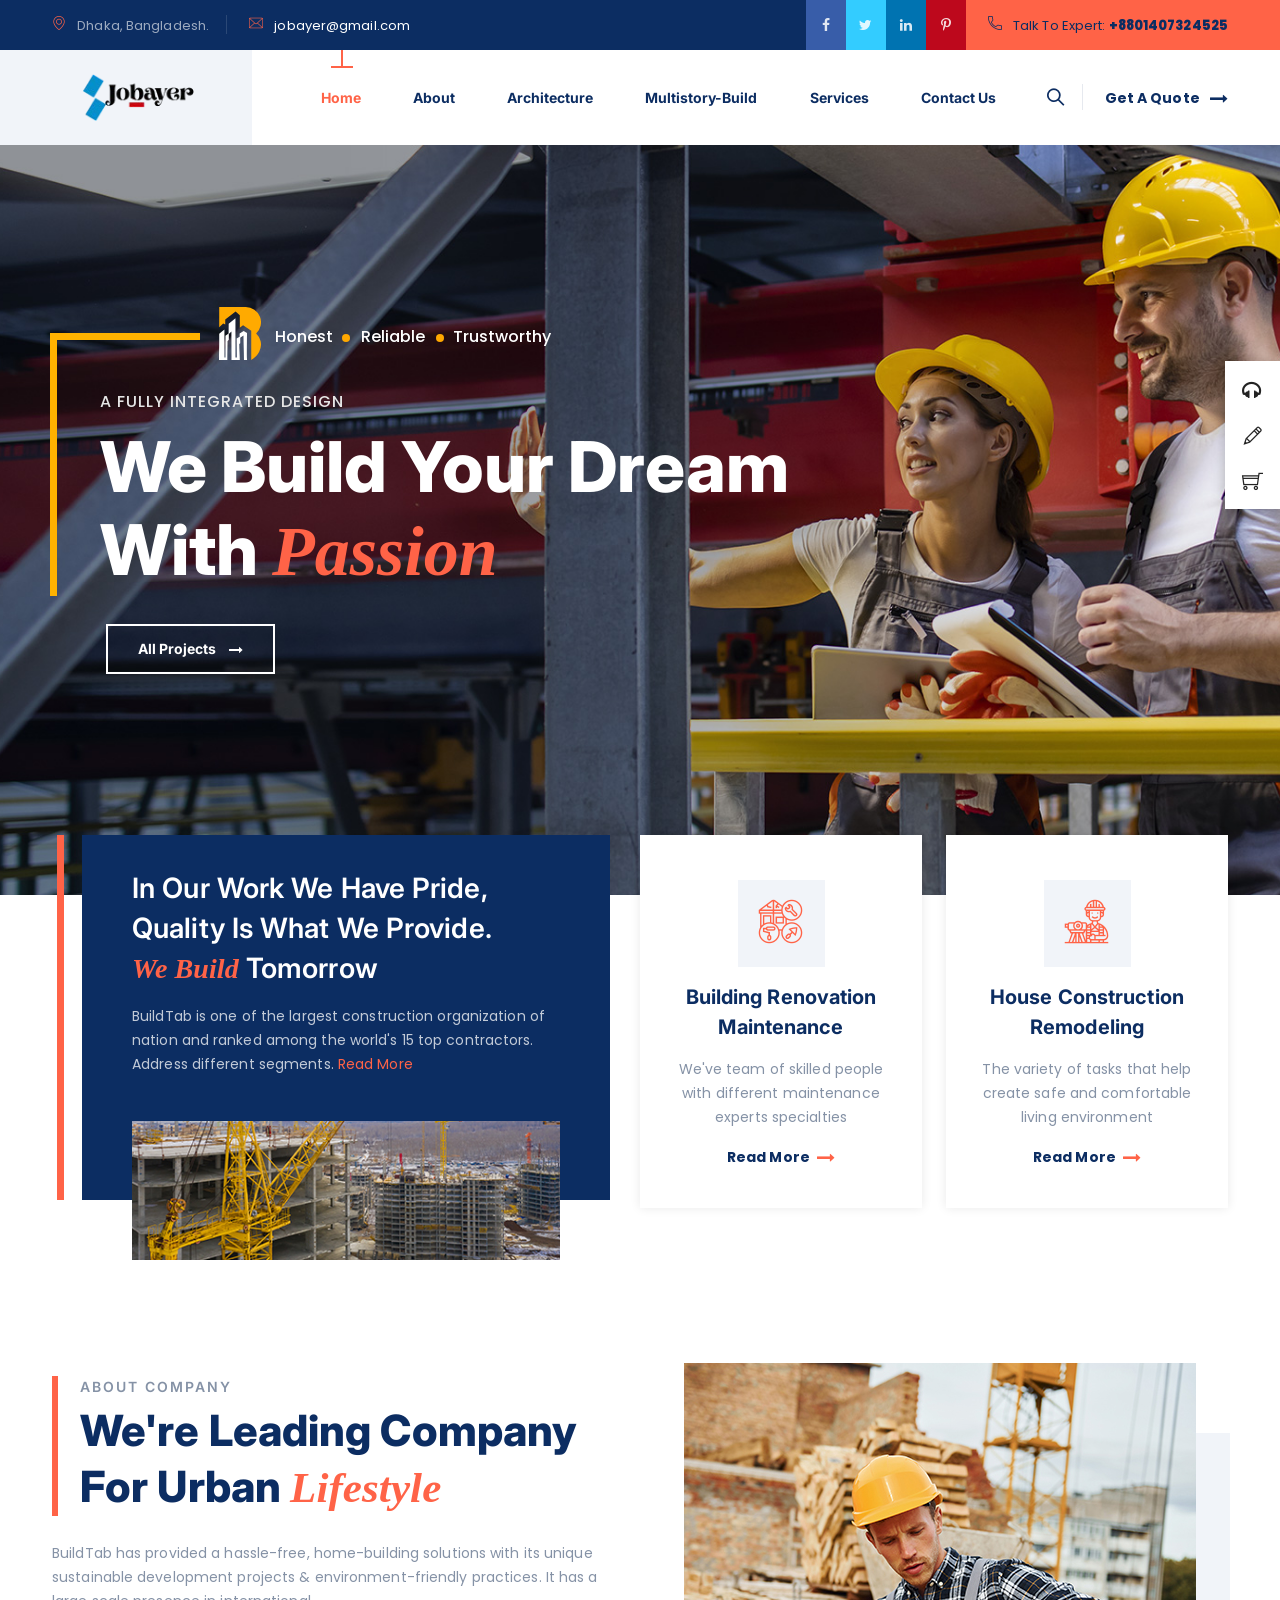
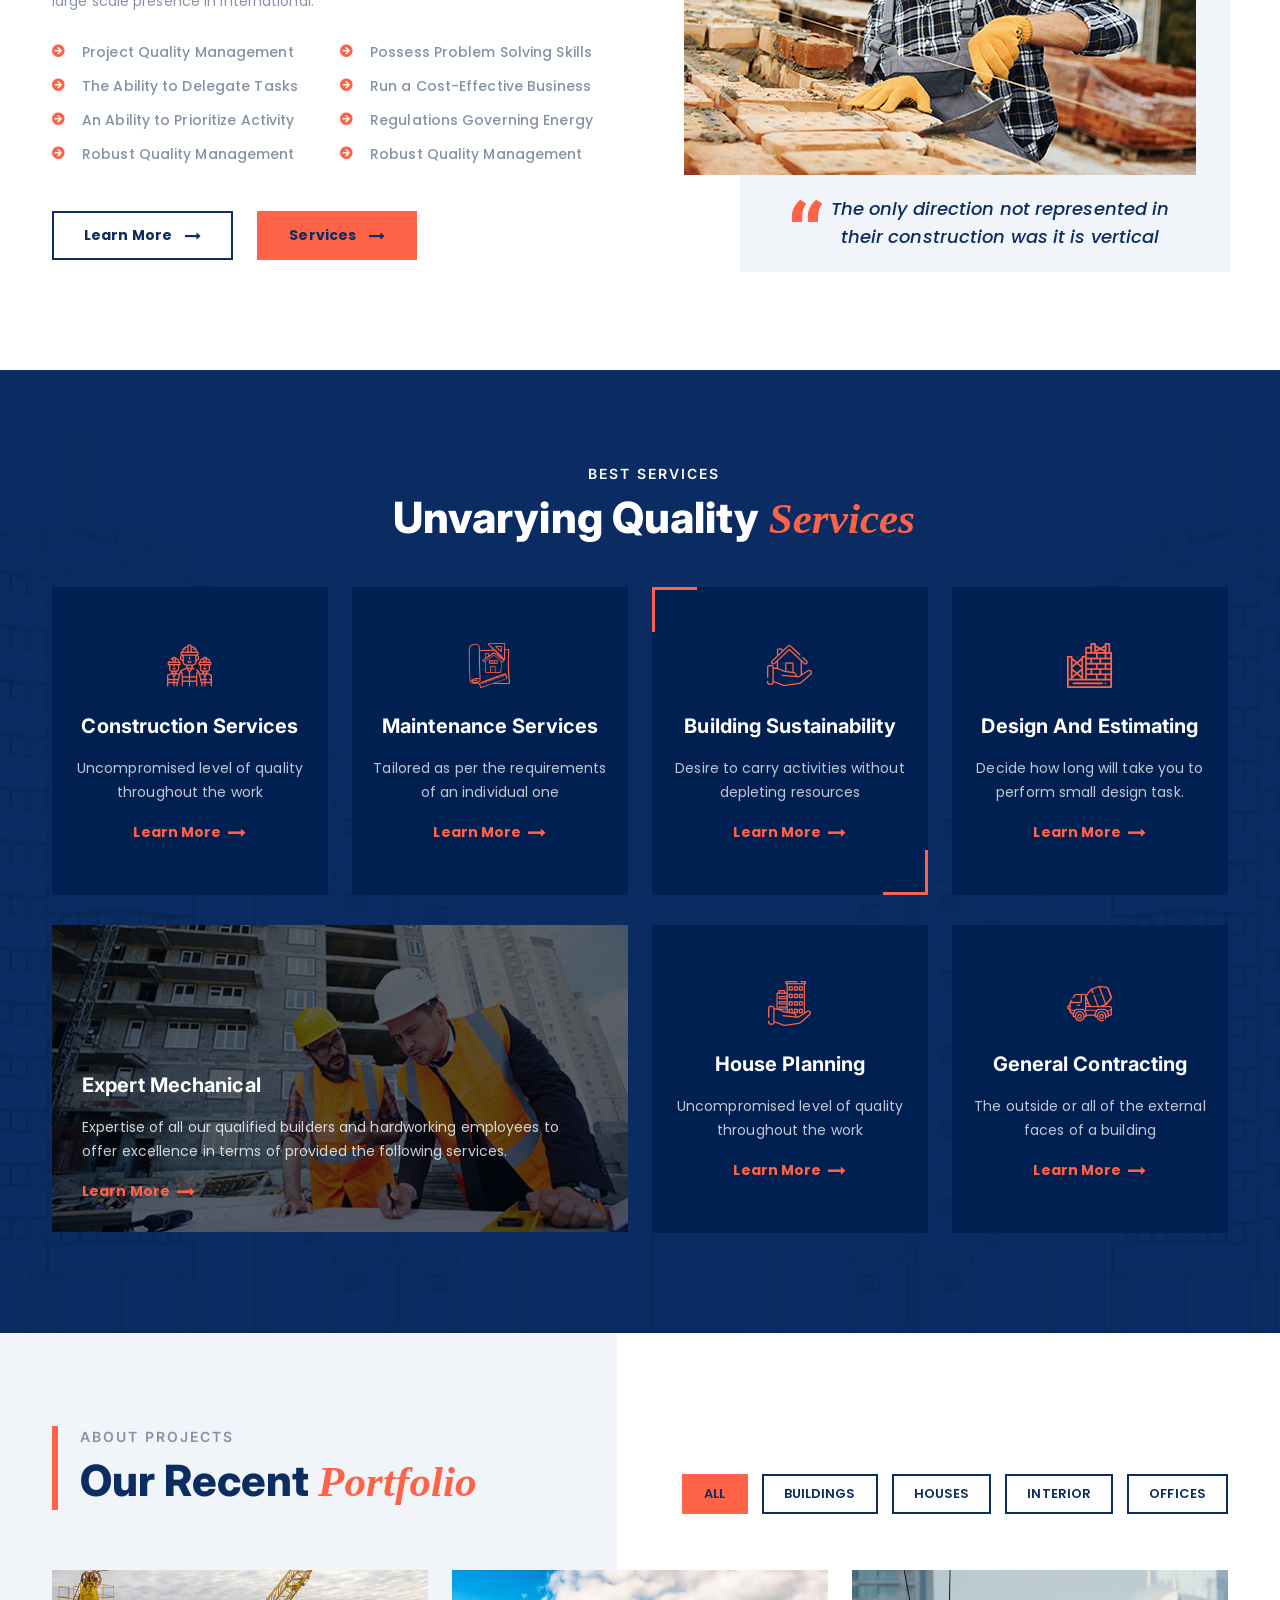
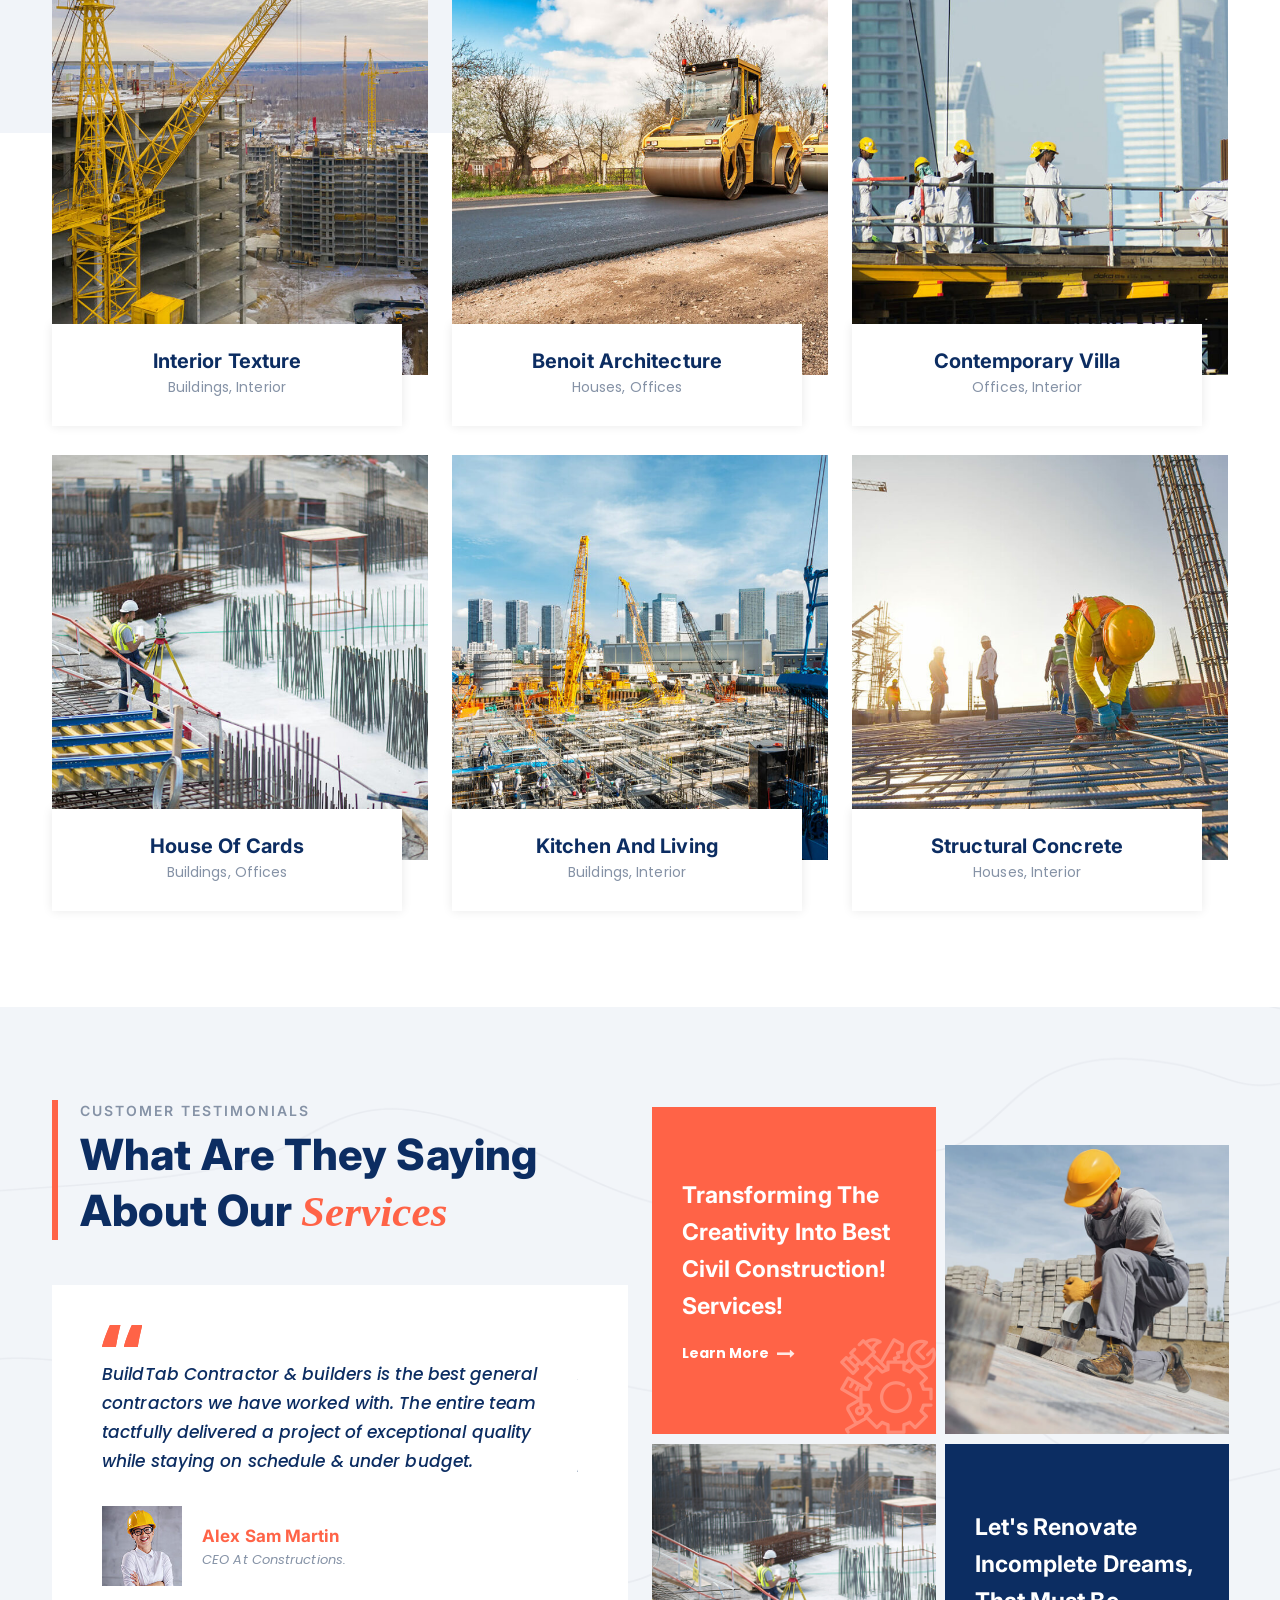
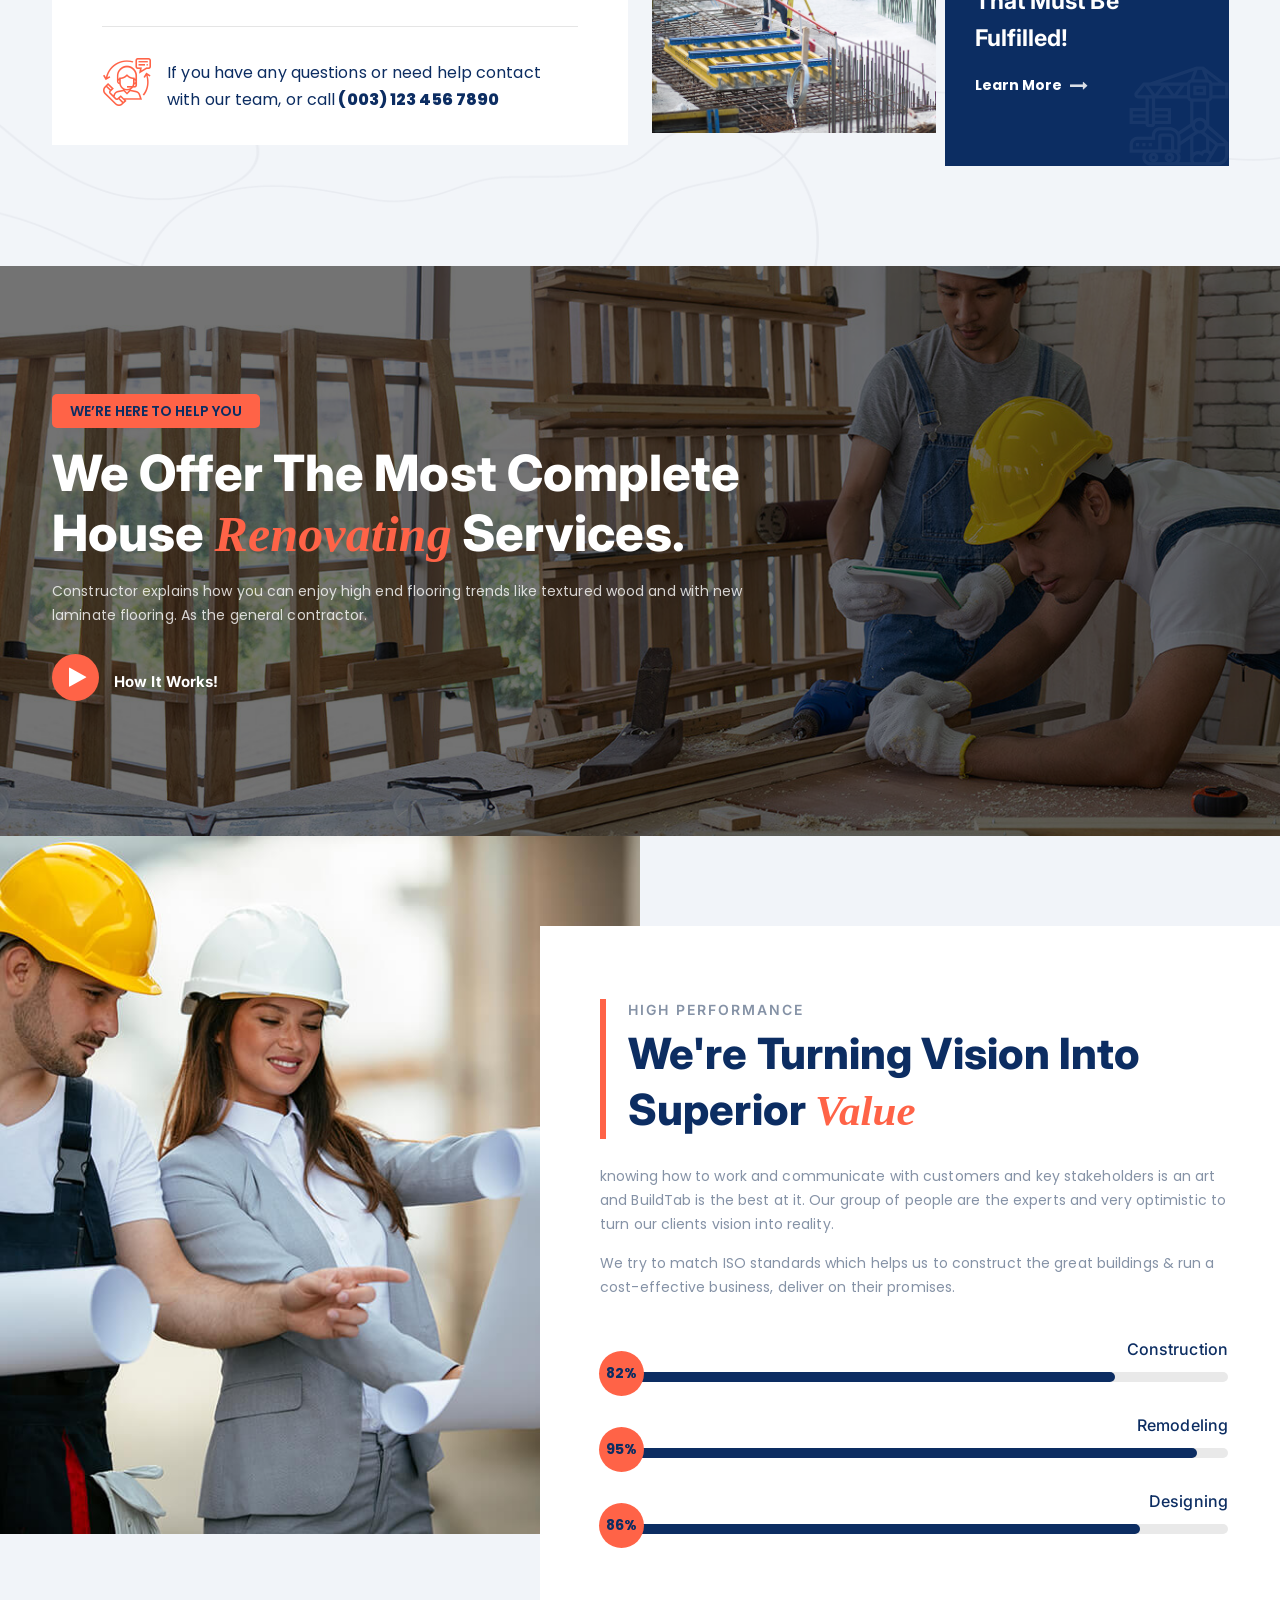
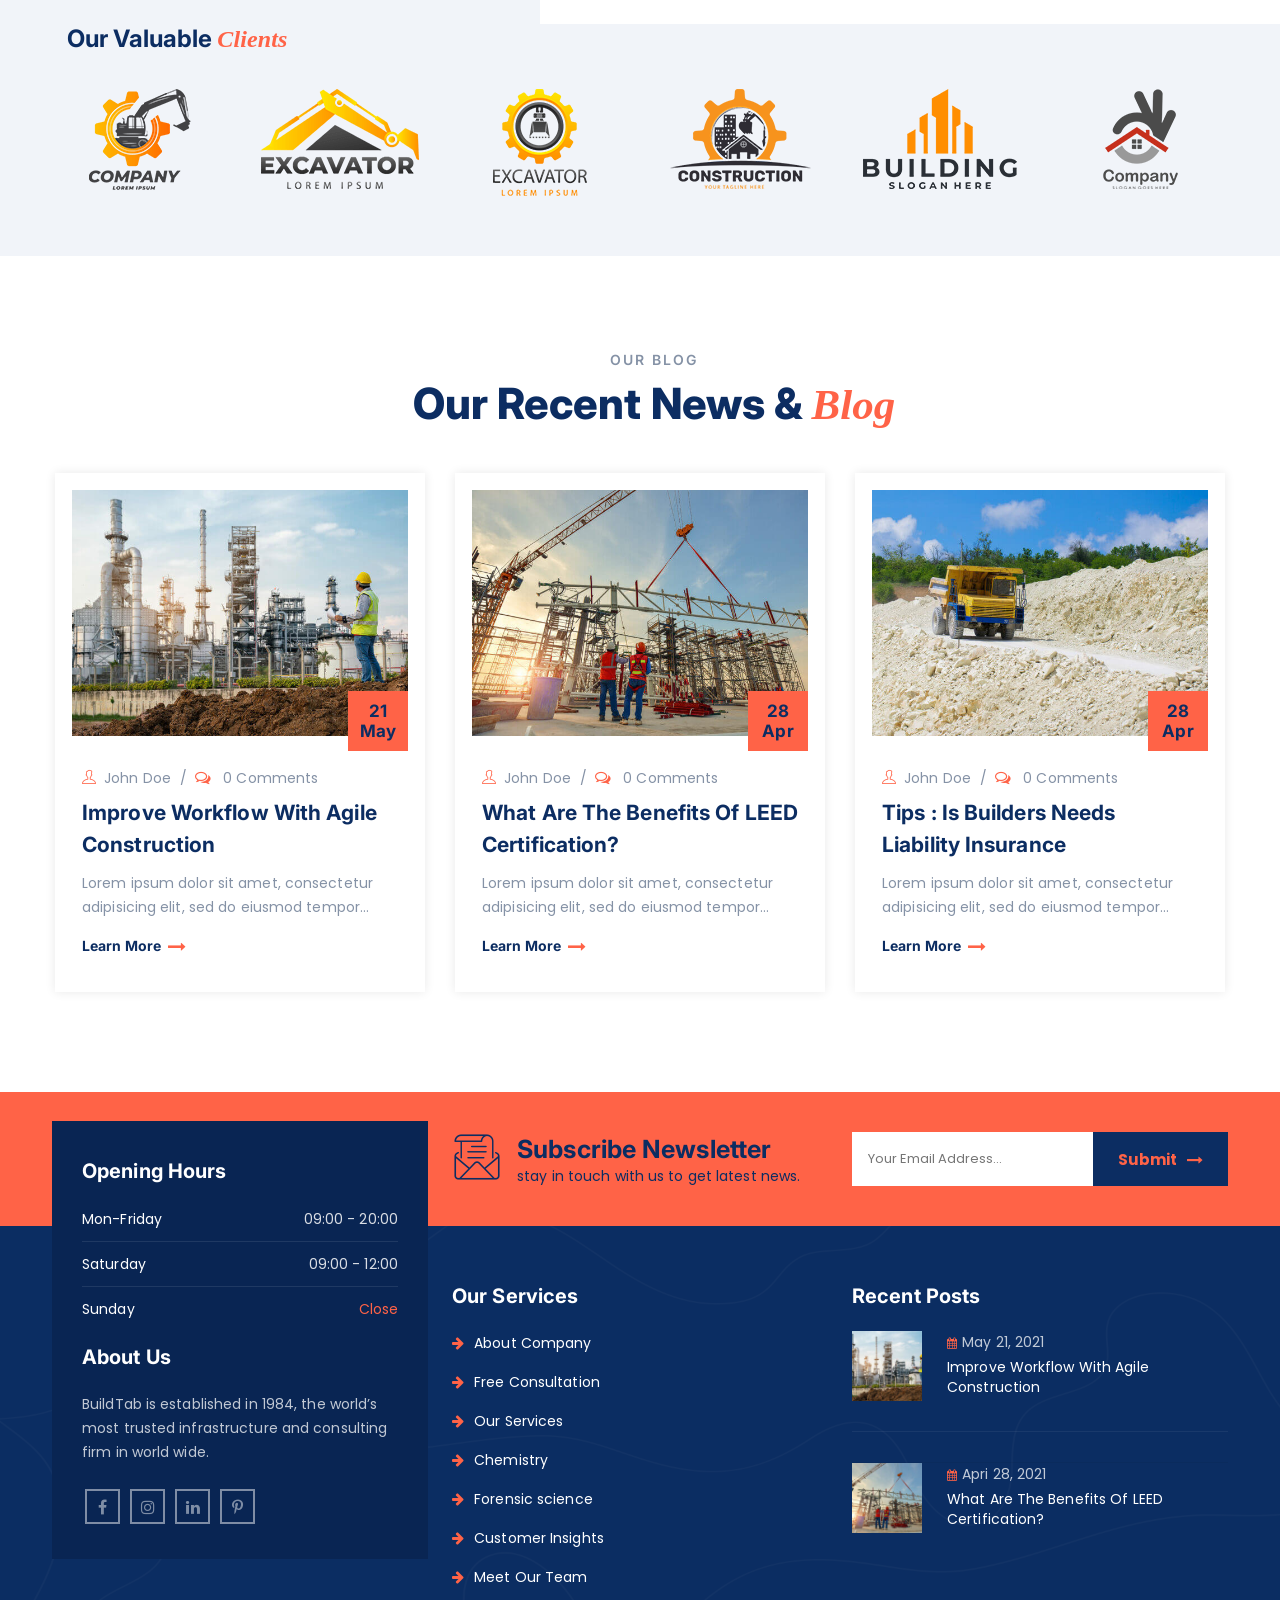
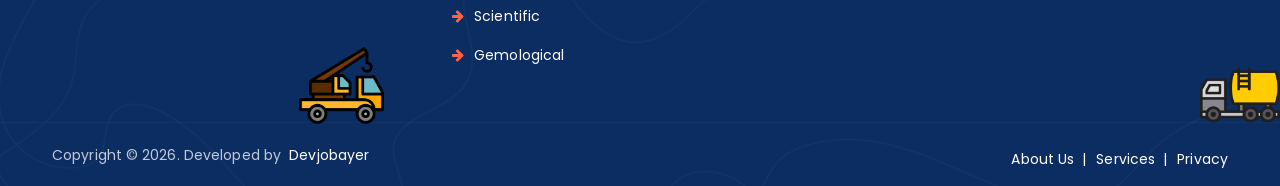
<file: index.html>
<!DOCTYPE html>
<html lang="en">



<head>
    <meta charset="utf-8">
    <meta http-equiv="X-UA-Compatible" content="IE=edge">
    <meta name="keywords" content="HTML5 Template" />
    <meta name="keywords" content="BuildTab - Construction Firm Html Template, BuildTab - Construction Firm WordPress Theme, unlimited colors available, ui/ux, ui/ux design, best html template, html template, html, woocommerce, shopify, prestashop, eCommerce, react js, react template, JavaScript, best CSS theme,css3, elementor theme, latest premium themes 2024, latest premium templates 2024, Preyan Technosys Pvt.Ltd, cymol themes, themetech mount, Web 3.0, multi-theme, website theme and template, woocommerce, bootstrap template, web templates, responsive theme, business,   architecture, building firm, construction company, contractor, elementor, engineering, handyman services, industrial theme, property development, renovation building, construction, architecture design, interior design, renovation services, engineering, contractor, real estate, construction site">
    <meta name="description" content="Buildtab - HTML Template" />
    <meta name="author" content="https://www.themetechmount.com/" />
    <meta name="viewport" content="width=device-width, initial-scale=1">
    <title> Building & Construction </title>
    <link rel="shortcut icon" href="images/favicon.png" />
    <link rel="stylesheet" type="text/css" href="css/bootstrap.min.css" />
    <link rel="stylesheet" type="text/css" href="revolution/css/rs6.css" />
    <link rel="stylesheet" type="text/css" href="css/shortcodes.css" />
    <link rel="stylesheet" type="text/css" href="css/main.css" />
    <link rel="stylesheet" type="text/css" href="css/megamenu.css" />
    <link rel="stylesheet" type="text/css" href="css/responsive.css" />
</head>

<body>
    <!--page start-->
    <div class="page">
        
        <!--header start-->
        <header id="masthead" class="header ttm-header-style-01">
            <!-- topbar -->
            <div class="top_bar ttm-bgcolor-darkgrey clearfix">
                <div class="container">
                    <div class="row">
                        <div class="col-lg-12">
                            <div class="row">
                                <div class="col-lg-6">
                                    <div class="top_bar_contact_item">
                                        <div class="top_bar_icon"><i class="flaticon flaticon-placeholder"></i></div>
                                        <div class="top_bar_content">Dhaka, Bangladesh.</div>
                                    </div>
                                    <div class="top_bar_contact_item">
                                        <div class="top_bar_icon"><i class="flaticon flaticon-envelope"></i></div>
                                        <div class="top_bar_content"> <a href="mailto:info@example.com">jobayer@gmail.com</a></div>
                                    </div>
                                </div>
                                <div class="col-lg-6">
                                    <div class="contact-info">
                                        <div class="top_bar_contact_item top_bar_social ml-auto p-0">
                                            <ul class="social-icons d-flex">
                                                <li>
                                                    <a class="ttm-social-facebook" href="https://www.facebook.com/themetechMount18" rel="noopener" aria-label="facebook"><i class=" fa fa-facebook-f"></i></a></li>
                                                <li>
                                                    <a class="ttm-social-twitter" href="https://twitter.com/themetechmount" rel="noopener" aria-label="twitter"><i class="fa fa-twitter"></i></a></li>
                                                <li>
                                                    <a class="ttm-social-linkedin" href="https://www.linkedin.com/company/themetech-mount/" rel="noopener" aria-label="google"><i class="fa fa-linkedin"></i></a></li>
                                                <li>
                                                    <a class="ttm-social-pinteres" href="https://in.pinterest.com/themetechmount/_created/" rel="noopener" aria-label="google"><i class="fa fa-pinterest-p"></i></a></li>
                                            </ul>
                                        </div>
                                        <div class="top_bar_contact_item ttm-highlight-right">
                                            <div class="top_bar_icon"><i class="flaticon-phone-call"></i></div>
                                            <div class="top_bar_content"> Talk To Expert:
                                                <strong><a href="tel:143456789">+8801407324525</a></strong></div>
                                        </div>
                                    </div>
                                </div>
                            </div>
                        </div>
                    </div>
                </div>
            </div>
            <!-- topbar end -->
            <!-- site-header-menu -->
            <div id="site-header-menu" class="site-header-menu ttm-bgcolor-white">
                <div class="site-header-menu-inner ttm-stickable-header">
                    <div class="container">
                        <div class="row">
                            <div class="col-lg-12 ">
                                <!--site-navigation -->
                                <div class="site-navigation d-flex flex-row  justify-content-between align-items-center">
                                    <!-- site-branding -->
                                    <div class="site-branding ">
                                        <a class="home-link" href="index.html" title="Buildtab" rel="home">
                                            <img id="logo-img" height="45" width="175" class="img-fluid auto_size" src="images/logo-img.png" alt="logo-img">
                                        </a>
                                    </div><!-- site-branding end -->
                                    <div class=" d-flex flex-row ">
                                        <div class="btn-show-menu-mobile menubar menubar--squeeze">
                                            <span class="menubar-box">
                                                <span class="menubar-inner"></span>
                                            </span>
                                        </div>
                                        <!-- menu -->
                                        <nav class="main-menu menu-mobile" id="menu">
                                            <ul class="menu">
                                                <li class="mega-menu-item active">
                                                    <a href="index.html">Home</a>
                                                </li>
                                                <li>
                                                    <a href="about.html">About</a>
                                                </li>
                                                <li>
                                                    <a href="architecture.html">Architecture</a>
                                                </li>
                                                <li>
                                                    <a href="multistory-build.html">Multistory-Build</a>
                                                </li>
                                                <li>
                                                    <a href="services.html">Services</a>
                                                </li>
                                                <li>
                                                    <a href="contact.html">Contact us</a>
                                                </li>
                                            </ul>
                                        </nav><!-- menu end -->
                                        <div class="header_extra d-flex flex-row align-items-center justify-content-end">
                                            <div class="header_search">
                                                <a href="#" class="btn-default search_btn" rel="noopener" aria-label="searchbox"><i class="ti ti-search"></i></a>
                                                <div class="header_search_content">
                                                    <form id="searchbox" method="get" action="#">
                                                        <input class="search_query" type="text" id="search_query_top" name="s" placeholder="Type Word Then Enter.." value="">
                                                        <button type="submit" class="btn close-search" aria-label="searchbox-align"><i class="fa fa-search"></i></button>
                                                    </form>
                                                </div>
                                            </div>
                                            <div class="padding_left15">
                                                <div class="header_btn">
                                                    <a class="ttm-btn ttm-btn-size-md ttm-text-darkgrey btn-inline ttm-icon-btn-right" href="contact.html">Get A Quote
                                                        <i class="fa fa-long-arrow-right"></i></a>
                                                </div>
                                            </div>
                                        </div>
                                    </div>
                                </div><!-- site-navigation end-->
                            </div>
                        </div>
                    </div>
                </div>
            </div>
            <!-- site-header-menu end-->
        </header>
        <!--header end-->
        <!-- Banner -->
        <p class="rs-p-wp-fix"></p>
        <rs-module-wrap id="rev_slider_1_1_wrapper" data-alias="main-classic-01" data-source="gallery" style="visibility:hidden;background:transparent;padding:0;margin:0px auto;margin-top:0;margin-bottom:0;">
            <rs-module id="rev_slider_1_1" style="" data-version="6.5.7">
                <rs-slides>
                    <rs-slide style="position: absolute;" data-key="rs-1" data-title="Slide" data-thumb="revolution/assets/mainslider-bg1-50x100.jpg" data-filter="e:late;b:6;" data-in="o:0;sx:1.05;sy:1.05;e:power1.in;">
                        <img src="revolution/assets/mainslider-bg1-50x100.jpg" title="mainslider-bg1" width="1920" height="810" class="rev-slidebg tp-rs-img rs-lazyload" data-lazyload="revolution/assets/mainslider-bg1.jpg" data-no-retina>
                        <!--
                            -->
                        <rs-layer id="slider-1-slide-1-layer-0" data-type="text" data-color="#e5e5e5" data-rsp_ch="on" data-xy="x:l,l,c,c;xo:80px,80px,0,0;y:m;yo:-118px,-118px,-109px,-85px;" data-text="w:normal;s:16,16,16,15;l:25,25,20,12;ls:1px,1px,0px,0px;fw:500;" data-frame_0="x:-50,-50,-31,-19;" data-frame_1="st:100;sp:500;sR:100;" data-frame_999="o:0;st:w;sR:8400;" style="z-index:8;font-family:'Poppins';text-transform:uppercase;">A Fully Integrated Design
                        </rs-layer>
                        <!--

                            -->
                        <rs-layer id="slider-1-slide-1-layer-1" data-type="text" data-rsp_ch="on" data-xy="x:l,l,c,c;xo:80px,80px,0,0;y:m;yo:-53px,-53px,-52px,-42px;" data-text="w:normal;s:70,70,55,40;l:90,90,56,50;fw:800;" data-frame_0="x:-50,-50,-31,-19;" data-frame_1="st:180;sp:800;sR:180;" data-frame_999="o:0;st:w;sR:8020;" style="z-index:9;font-family:'inter';">We Build Your Dream
                        </rs-layer>
                        <!--

                            -->
                        <rs-layer id="slider-1-slide-1-layer-2" data-type="text" data-rsp_ch="on" data-xy="x:l,l,c,c;xo:80px,80px,0,0;y:m;yo:30px,30px,14px,6px;" data-text="w:normal;s:70,70,55,40;l:90,90,56,50;fw:800;" data-frame_0="x:-50,-50,-31,-19;" data-frame_1="st:260;sp:800;sR:260;" data-frame_999="o:0;st:w;sR:7940;" style="z-index:10;font-family:'inter';">With <span class="ttm-textcolor-skincolor slide-text">Passion</span>
                        </rs-layer>
                        <!--

                            -->
                        <rs-layer id="slider-1-slide-1-layer-3" data-type="shape" data-rsp_ch="on" data-xy="xo:30px,30px,-238px,-146px;y:m;yo:-54px,-54px,33px,20px;" data-text="w:normal;s:20,20,12,7;l:0,0,15,9;" data-dim="w:7px,7px,3px,1px;h:260px,260px,162px,99px;" data-vbility="t,t,f,f" data-frame_0="x:50,50,31,19;" data-frame_1="st:110;sp:400;sR:110;" data-frame_999="o:0;st:w;sR:8490;" style="z-index:13;background-color:#ffb200;">
                        </rs-layer>
                        <!--

                            -->
                        <rs-layer id="slider-1-slide-1-layer-4" data-type="shape" data-rsp_ch="on" data-xy="xo:30px,30px,-281px,-173px;y:m;yo:-183px,-183px,-90px,-55px;" data-text="w:normal;s:20,20,12,7;l:0,0,15,9;" data-dim="w:150px,150px,93px,57px;h:7px,7px,3px,1px;" data-vbility="t,t,f,f" data-frame_0="x:50,50,31,19;" data-frame_1="st:110;sp:400;sR:110;" data-frame_999="o:0;st:w;sR:8490;" style="z-index:12;background-color:#ffb200;">
                        </rs-layer>
                        <!--

                            --><a id="slider-1-slide-1-layer-5" class="rs-layer ttm-btn " href="project-style-01.html" target="_self" rel="nofollow" data-type="text" data-rsp_ch="on" data-xy="x:l,l,c,c;xo:86px,86px,0,0;y:m;yo:129px,129px,93px,71px;" data-text="w:normal;s:14,14,14,13;l:20,20,14,13;fw:700;" data-padding="t:13,13,12,12;r:30,30,30,25;b:13,13,12,12;l:30,30,30,25;" data-border="bos:solid;boc:#ffffff;bow:2px,2px,2px,2px;" data-frame_0="y:100%;" data-frame_1="e:power4.inOut;st:260;sp:500;sR:260;" data-frame_999="o:0;st:w;sR:8240;" data-frame_hover="c:#0c2d62;bgc:#ffa800;boc:#ffa800;bos:solid;bow:2px,2px,2px,2px;" style="z-index:11;font-family:'inter';">All Projects
                            <i class="fa fa-long-arrow-right"></i>
                        </a>
                        <!--

                            -->
                        <rs-layer id="slider-1-slide-1-layer-13" data-type="image" data-rsp_ch="on" data-xy="x:c;xo:-400px,-400px,-584px,-360px;y:m;yo:-186px,-186px,-164px,-101px;" data-text="w:normal;s:20,20,12,7;l:0,0,15,9;" data-dim="w:42px,42px,25px,15px;h:53px,53px,32px,19px;" data-vbility="t,t,f,f" data-frame_0="rY:360deg;" data-frame_1="e:back.out;st:150;sp:500;sR:150;" data-frame_999="o:0;st:w;sR:8350;" style="z-index:14;"><img src="revolution/assets/dummy.png" class="tp-rs-img rs-lazyload" width="43" height="54" data-lazyload="revolution/assets/slider-logo.svg" alt="rev-img" data-no-retina>
                        </rs-layer>
                        <!--

                            -->
                        <rs-layer id="slider-1-slide-1-layer-14" data-type="text" data-rsp_ch="on" data-xy="x:c;xo:-336px,-336px,-513px,-316px;y:m;yo:-183px,-183px,-176px,-108px;" data-text="w:normal;s:16,16,9,5;l:25,25,15,9;fw:500;" data-vbility="t,t,f,f" data-frame_0="x:-50,-50,-31,-19;" data-frame_1="st:190;sp:400;" data-frame_999="o:0;st:w;sR:8510;" style="z-index:15;font-family:'Poppins';">Honest
                        </rs-layer>
                        <!--

                            -->
                        <rs-layer id="slider-1-slide-1-layer-15" data-type="shape" data-rsp_ch="on" data-xy="x:c;xo:-294px,-294px,-496px,-306px;y:m;yo:-182px,-182px,-149px,-91px;" data-text="w:normal;s:20,20,12,7;l:0,0,15,9;" data-dim="w:8px,8px,4px,2px;h:8px,8px,4px,2px;" data-vbility="t,t,f,f" data-border="bor:50px,50px,50px,50px;" data-frame_0="sX:0.9;sY:0.9;" data-frame_1="st:270;sp:400;" data-frame_999="o:0;st:w;sR:8430;" style="z-index:16;background-color:#ffa800;">
                        </rs-layer>
                        <!--

                            -->
                        <rs-layer id="slider-1-slide-1-layer-16" data-type="shape" data-rsp_ch="on" data-xy="x:c;xo:-200px,-200px,-470px,-289px;y:m;yo:-182px,-182px,-149px,-91px;" data-text="w:normal;s:20,20,12,7;l:0,0,15,9;" data-dim="w:8px,8px,4px,2px;h:8px,8px,4px,2px;" data-vbility="t,t,f,f" data-border="bor:50px,50px,50px,50px;" data-frame_0="sX:0.9;sY:0.9;" data-frame_1="st:430;sp:400;" data-frame_999="o:0;st:w;sR:8270;" style="z-index:18;background-color:#ffa800;">
                        </rs-layer>
                        <!--

                            -->
                        <rs-layer id="slider-1-slide-1-layer-17" data-type="text" data-rsp_ch="on" data-xy="x:c;xo:-247px,-247px,-502px,-309px;y:m;yo:-183px,-183px,-118px,-72px;" data-text="w:normal;s:16,16,9,5;l:25,25,15,9;fw:500;" data-vbility="t,t,f,f" data-frame_0="x:-50,-50,-31,-19;" data-frame_1="st:350;sp:400;" data-frame_999="o:0;st:w;sR:8350;" style="z-index:17;font-family:'Poppins';">Reliable
                        </rs-layer>
                        <!--

                            -->
                        <rs-layer id="slider-1-slide-1-layer-19" data-type="text" data-rsp_ch="on" data-xy="x:c;xo:-138px,-138px,-468px,-288px;y:m;yo:-183px,-183px,-91px,-56px;" data-text="w:normal;s:16,16,9,5;l:25,25,15,9;fw:500;" data-vbility="t,t,f,f" data-frame_0="x:-50,-50,-31,-19;" data-frame_1="st:540;sp:400;" data-frame_999="o:0;st:w;sR:8160;" style="z-index:19;font-family:'Poppins';">Trustworthy
                        </rs-layer>
                        <!--
-->
                    </rs-slide>
                    <rs-slide style="position: absolute;" data-key="rs-2" data-title="Slide" data-thumb="assets/mainslider-bg2-50x100.html" data-filter="e:late;b:6;" data-in="o:0;sx:1.05;sy:1.05;e:power1.in;">
                        <img src="revolution/assets/dummy.png" title="mainslider-bg2" width="1920" height="810" class="rev-slidebg tp-rs-img rs-lazyload" data-lazyload="revolution/assets/mainslider-bg2.jpg" data-no-retina>
                        <!--
                            -->
                        <rs-layer id="slider-1-slide-2-layer-0" data-type="text" data-rsp_ch="on" data-xy="x:r,r,c,c;xo:75px,75px,0,493px;y:m;yo:-119px,-119px,-137px,-23px;" data-text="w:normal;s:16,16,16,15;l:25,25,20,12;ls:1px,1px,0px,0px;fw:500;" data-vbility="t,t,t,f" data-frame_0="x:-50,-50,-31,-19;" data-frame_1="st:100;sp:500;sR:100;" data-frame_999="o:0;st:w;sR:8400;" style="z-index:8;font-family:'Poppins';text-transform:uppercase;">Your dream is our profession.
                        </rs-layer>
                        <!--

                            -->
                        <rs-layer id="slider-1-slide-2-layer-1" data-type="text" data-rsp_ch="on" data-xy="x:r,r,c,c;xo:75px,75px,0,0;y:m;yo:-55px,-55px,-80px,-90px;" data-text="w:normal;s:70,70,55,40;l:90,90,56,50;fw:800;" data-frame_0="x:-50,-50,-31,-19;" data-frame_1="st:180;sp:800;sR:180;" data-frame_999="o:0;st:w;sR:8020;" style="z-index:9;font-family:'inter';">Contact Use For
                        </rs-layer>
                        <!--

                            -->
                        <rs-layer id="slider-1-slide-2-layer-2" data-type="text" data-rsp_ch="on" data-xy="x:r,r,c,c;xo:75px,75px,0,0;y:m;yo:28px,28px,-14px,-41px;" data-text="w:normal;s:70,70,55,40;l:90,90,56,50;fw:800;" data-frame_0="x:-50,-50,-31,-19;" data-frame_1="st:260;sp:800;sR:260;" data-frame_999="o:0;st:w;sR:7940;" style="z-index:10;font-family:'inter';"><span class="ttm-textcolor-skincolor slide-text">Commercial </span> Buildings
                        </rs-layer>
                        <!--

                            -->
                        <rs-layer id="slider-1-slide-2-layer-3" data-type="shape" data-rsp_ch="on" data-xy="x:r;xo:30px,30px,-238px,-146px;y:m;yo:-54px,-54px,33px,20px;" data-text="w:normal;s:20,20,12,7;l:0,0,15,9;" data-dim="w:7px,7px,3px,1px;h:260px,260px,162px,99px;" data-vbility="t,t,f,f" data-frame_0="x:50,50,31,19;" data-frame_1="st:110;sp:400;sR:110;" data-frame_999="o:0;st:w;sR:8490;" style="z-index:14;background-color:#ffb200;">
                        </rs-layer>
                        <!--

                            -->
                        <rs-layer id="slider-1-slide-2-layer-4" data-type="shape" data-rsp_ch="on" data-xy="x:r;xo:30px,30px,-281px,-173px;y:m;yo:-183px,-183px,-90px,-55px;" data-text="w:normal;s:20,20,12,7;l:0,0,15,9;" data-dim="w:150px,150px,93px,57px;h:7px,7px,3px,1px;" data-vbility="t,t,f,f" data-frame_0="x:50,50,31,19;" data-frame_1="st:110;sp:400;sR:110;" data-frame_999="o:0;st:w;sR:8490;" style="z-index:13;background-color:#ffb200;">
                        </rs-layer>
                        <!--

                            --><a id="slider-1-slide-2-layer-5" class="rs-layer ttm-btn" href="project-style-01.html" target="_self" rel="nofollow" data-type="text" data-rsp_ch="on" data-xy="x:r,r,c,c;xo:260px,260px,0,0;y:m;yo:131px,131px,61px,24px;" data-text="w:normal;s:14,14,14,13;l:20,20,14,13;fw:700;" data-padding="t:13,13,12,12;r:30,30,30,25;b:13,13,12,12;l:30,30,30,25;" data-border="bos:solid;boc:#ffffff;bow:2px,2px,2px,2px;" data-frame_0="y:100%;" data-frame_1="e:power4.inOut;st:260;sp:500;sR:260;" data-frame_999="o:0;st:w;sR:8240;" data-frame_hover="c:#0c2d62;bgc:#ffa800;boc:#ffa800;bos:solid;bow:2px,2px,2px,2px;" style="z-index:12;font-family:'inter';">All Projects
                            <i class="fa fa-long-arrow-right"></i>
                        </a>
                        <!--

                            --><a id="slider-1-slide-2-layer-6" class="rs-layer ttm-btn" href="contact-us.html" target="_self" rel="nofollow" data-type="text" data-color="#0c2d62" data-rsp_ch="on" data-xy="x:r,r,c,c;xo:75px,75px,0,0;y:m;yo:131px,131px,122px,80px;" data-text="w:normal;s:14,14,14,13;l:20,20,14,13;fw:700;" data-padding="t:13,13,12,12;r:25,25,30,25;b:13,13,12,12;l:30,30,30,25;" data-border="bos:solid;boc:#ffa800;bow:2px,2px,2px,2px;" data-frame_0="y:100%;" data-frame_1="e:power4.inOut;st:260;sp:500;sR:260;" data-frame_999="o:0;st:w;sR:8240;" data-frame_hover="c:#fff;bgc:#0c2d62;boc:#0c2d62;bos:solid;bow:2px,2px,2px,2px;" style="z-index:11;background-color:#ffa800;font-family:'inter';">Contact Us <i class="fa fa-long-arrow-right"></i>
                        </a>
                        <!--

                            --><a id="slider-1-slide-2-layer-28" class="rs-layer ttm_prettyphoto" href="https://www.youtube.com/watch?v=7e90gBu4pas" target="_self" rel="nofollow" data-type="text" data-color="#0c2d62" data-rsp_ch="on" data-xy="x:c;xo:394px,394px,575px,354px;y:m;yo:-184px,-184px,-61px,-37px;" data-text="w:normal;s:25,25,15,9;l:55,55,34,20;a:center;" data-dim="w:55px,55px,34px,20px;h:55px,55px,34px,20px;" data-vbility="t,t,f,f" data-frame_0="rY:360deg;" data-frame_1="e:back.out;st:150;sp:500;sR:150;" data-frame_999="o:0;st:w;sR:8350;" data-frame_hover="c:#fff;bgc:#ffa800;" style="z-index:20;background-color:#ffa800;font-family:'Roboto';"><i class="fa fa-play"></i>
                        </a>
                        <!--
-->
                    </rs-slide>
                </rs-slides>
            </rs-module>
        </rs-module-wrap>
        <!-- Banner end-->
        <!--site-main start-->
        <div class="site-main">
            <!--top-section-->
            <section class="ttm-row top-section clearfix">
                <div class="container">
                    <div class="row ">
                        <div class="col-lg-12">
                            <div class="row mt_160 res-991-margin_top_0 g-0">
                                <div class="col-lg-6">
                                    <div class="ttm-bgcolor-darkgrey padding_top40 padding_left50 padding_right50 padding_bottom60 res-320-padding_top30 res-320-padding_bottom30 res-320-padding_lr15 margin_left30 margin_right30 position-relative column-title">
                                        <!--col-title -->
                                        <div class="col-title section-title">
                                            <h2 class="ttm-textcolor-whitecolor"> In Our Work We Have Pride, Quality Is What We Provide.<span>We Build</span> Tomorrow</h2>
                                            <p>BuildTab is one of the largest construction organization of nation and ranked among the world's 15 top contractors. Address different segments.&nbsp;<a class="ttm-textcolor-skincolor" href="#">Read More</a></p>
                                        </div>
                                        <!--col-title-end -->
                                        <div class=" padding_top30 mb_120 res-575-margin_bottom0 ">
                                            <img class="img-fluid" src="images/single-img1.jpg" alt="single-img1">
                                        </div>
                                    </div>
                                </div>
                                <div class="col-lg-6">
                                    <div class="row">
                                        <div class="col-sm-6 col-12">
                                            <div class="featured-icon-box icon-align-top-content style1">
                                                <div class="featured-icon">
                                                    <div class="ttm-icon ttm-icon_element-onlytxt ttm-icon_element-color-skincolor ttm-icon_element-size-md">
                                                        <i class="flaticon flaticon-renovation"></i>
                                                    </div>
                                                </div>
                                                <div class="featured-content">
                                                    <div class="featured-title">
                                                        <h3>Building Renovation Maintenance</h3>
                                                    </div>
                                                    <div class="featured-desc">
                                                        <p>We've team of skilled people with different maintenance experts specialties</p>
                                                    </div>
                                                    <a class="ttm-btn btn-inline ttm-btn-size-md ttm-icon-btn-right ttm-textcolor-darkgreycolor" href="general-builder.html">Read More<i class="fa fa-long-arrow-right"></i></a>
                                                </div>
                                            </div>
                                        </div>
                                        <div class="col-sm-6 col-12">
                                            <div class="featured-icon-box icon-align-top-content style1">
                                                <div class="featured-icon">
                                                    <div class="ttm-icon ttm-icon_element-onlytxt ttm-icon_element-size-md">
                                                        <i class="flaticon flaticon-construction-2"></i>
                                                    </div>
                                                </div>
                                                <div class="featured-content">
                                                    <div class="featured-title">
                                                        <h3>House Construction Remodeling</h3>
                                                    </div>
                                                    <div class="featured-desc">
                                                        <p>The variety of tasks that help create safe and comfortable living environment</p>
                                                    </div>
                                                    <a class="ttm-btn btn-inline ttm-btn-size-md ttm-icon-btn-right ttm-textcolor-darkgreycolor" href="house-extensions.html">Read More<i class="fa fa-long-arrow-right"></i></a>
                                                </div>
                                            </div>
                                        </div>
                                    </div>
                                </div>
                            </div>
                        </div>
                    </div>
                </div>
            </section>
            <!--top-section-end-->
            <!-- about-section -->
            <section class="ttm-row Lifestyle-section clearfix ">
                <div class="container">
                    <div class="row">
                        <div class="col-lg-6">
                            <div class="padding_top20 ">
                            <div class="section-title">
                                <div class="title-header">
                                    <h3>ABOUT COMPANY</h3>
                                    <h2 class="title">We're Leading Company For Urban <span>Lifestyle</span></h2>
                                </div>
                                <div class="title-desc">
                                    <p>BuildTab has provided a hassle-free, home-building solutions with its unique sustainable development projects & environment-friendly practices. It has a large scale presence in international.</p>
                                </div>
                            </div>
                            <div class="row g-0">
                                <div class="col-sm-6">
                                    <ul class="ttm-list ttm-list-style-icon d-grid ttm-list-icon-color-skincolor">
                                        <li><i class="fa fa-arrow-circle-right"></i><span class="ttm-list-li-content">Project Quality Management</span></li>
                                        <li><i class="fa fa-arrow-circle-right"></i><span class="ttm-list-li-content">The Ability to Delegate Tasks</span></li>
                                        <li><i class="fa fa-arrow-circle-right"></i><span class="ttm-list-li-content">An Ability to Prioritize Activity</span></li>
                                        <li><i class="fa fa-arrow-circle-right"></i><span class="ttm-list-li-content">Robust Quality Management</span></li>
                                    </ul>
                                </div>
                                <div class="col-sm-6">
                                    <ul class="ttm-list ttm-list-style-icon  d-grid ttm-list-icon-color-skincolor">
                                        <li><i class="fa fa-arrow-circle-right"></i><span class="ttm-list-li-content">Possess Problem Solving Skills</span></li>
                                        <li><i class="fa fa-arrow-circle-right"></i><span class="ttm-list-li-content">Run a Cost-Effective Business</span></li>
                                        <li><i class="fa fa-arrow-circle-right"></i><span class="ttm-list-li-content">Regulations Governing Energy</span></li>
                                        <li><i class="fa fa-arrow-circle-right"></i><span class="ttm-list-li-content">Robust Quality Management</span></li>
                                    </ul>
                                </div>
                            </div>
                            <div class="margin_top20">
                                <a class="ttm-btn ttm-btn-size-md ttm-btn-shape-square ttm-btn-style-border ttm-btn-color-dark margin_right20 margin_top15" href="about-us.html">Learn More <i class="fa fa-long-arrow-right"></i></a>
                                <a class="ttm-btn ttm-btn-size-md ttm-btn-shape-square ttm-btn-style-fill ttm-btn-color-skincolor  margin_top15" href="services-1.html">Services
                                    <i class="fa fa-long-arrow-right"></i></a>
                            </div>
                            </div>
                        </div>
                        <div class="col-lg-6">
                            <div class="ttm_single_image-wrapper text-center imagestyle-one res-1199-padding_top70 mt-50 ">
                                <img class="img-fluid auto_size" src="images/single-img2.jpg" alt="single-02" height="412" width="512">
                                <div class="ttm_single_image_text">
                                    <p>The only direction not represented in <br> their construction was it is vertical</p>
                                </div>
                            </div>
                        </div>
                    </div>
                </div>
            </section>
            <!--about-section-end-->
            <!--service-section-->
            <section class="ttm-row service-one-section ttm-bgimage-yes bg-img1 ttm-bg ttm-bgcolor-darkgrey clearfix">
                <div class="ttm-row-wrapper-bg-layer ttm-bg-layer"></div>
                <div class="container">
                    <div class="row">
                        <div class="col-lg-12">
                            <!--section-title -->
                            <div class="section-title title-style-center_text">
                                <div class="title-header">
                                    <h3>Best Services</h3>
                                    <h2 class="title">Unvarying Quality <span>Services</span></h2>
                                </div>
                            </div>
                            <!--section-title-end -->
                        </div>
                    </div>
                    <div class="row">
                        <div class="col-lg-12">
                            <div class="row">
                                <div class="col-lg-3 col-md-6 col-12">
                                    <div class="featured-icon-box icon-align-top-content style2">
                                        <div class="featured-icon">
                                            <div class="ttm-icon ttm-icon_element-onlytxt ttm-icon_element-size-md ttm-icon_element-color-skincolor">
                                                <i class="flaticon flaticon-workers"></i>
                                            </div>
                                        </div>
                                        <div class="featured-content">
                                            <div class="featured-title">
                                                <h3>Construction Services</h3>
                                            </div>
                                            <div class="featured-desc">
                                                <p>Uncompromised level of quality throughout the work</p>
                                            </div>
                                            <a class="ttm-btn btn-inline ttm-btn-size-md ttm-icon-btn-right ttm-btn-color-skincolor" href="general-builder.html">Learn More<i class="fa fa-long-arrow-right"></i></a>
                                        </div>
                                    </div>
                                </div>
                                <div class="col-lg-3 col-md-6 col-12">
                                    <div class="featured-icon-box icon-align-top-content style2">
                                        <div class="featured-icon">
                                            <div class="ttm-icon ttm-icon_element-onlytxt ttm-icon_element-size-md ttm-icon_element-color-skincolor">
                                                <i class="flaticon flaticon-blueprint-1"></i>
                                            </div>
                                        </div>
                                        <div class="featured-content">
                                            <div class="featured-title">
                                                <h3>Maintenance Services</h3>
                                            </div>
                                            <div class="featured-desc">
                                                <p>Tailored as per the requirements of an individual one</p>
                                            </div>
                                            <a class="ttm-btn btn-inline ttm-btn-size-md ttm-icon-btn-right ttm-btn-color-skincolor" href="house-extensions.html">Learn More<i class="fa fa-long-arrow-right"></i></a>
                                        </div>
                                    </div>
                                </div>
                                <div class="col-lg-3 col-md-6 col-12">
                                    <div class="featured-icon-box icon-align-top-content style2 active">
                                        <div class="featured-icon">
                                            <div class="ttm-icon ttm-icon_element-onlytxt ttm-icon_element-size-md ttm-icon_element-color-skincolor">
                                                <i class="flaticon flaticon-house"></i>
                                            </div>
                                        </div>
                                        <div class="featured-content">
                                            <div class="featured-title">
                                                <h3>Building Sustainability</h3>
                                            </div>
                                            <div class="featured-desc">
                                                <p>Desire to carry activities without depleting resources</p>
                                            </div>
                                            <a class="ttm-btn btn-inline ttm-btn-size-md ttm-icon-btn-right ttm-btn-color-skincolor" href="electrical-services.html">Learn More<i class="fa fa-long-arrow-right"></i></a>
                                        </div>
                                    </div>
                                </div>
                                <div class="col-lg-3 col-md-6 col-12">
                                    <div class="featured-icon-box icon-align-top-content style2">
                                        <div class="featured-icon">
                                            <div class="ttm-icon ttm-icon_element-onlytxt ttm-icon_element-size-md ttm-icon_element-color-skincolor">
                                                <i class="flaticon flaticon-construction"></i>
                                            </div>
                                        </div>
                                        <div class="featured-content">
                                            <div class="featured-title">
                                                <h3>Design And Estimating</h3>
                                            </div>
                                            <div class="featured-desc">
                                                <p>Decide how long will take you to perform small design task.</p>
                                            </div>
                                            <a class="ttm-btn btn-inline ttm-btn-size-md ttm-icon-btn-right ttm-btn-color-skincolor" href="civil-structure.html">Learn More<i class="fa fa-long-arrow-right"></i></a>
                                        </div>
                                    </div>
                                </div>
                            </div>
                        </div>
                    </div>
                    <div class="row">
                        <div class="col-lg-12">
                            <div class="row">
                                <div class="col-lg-6">
                                    <div class="ttm-bg ttm-col-bgimage-yes col-bg-img-one ttm-bgcolor-dark">
                                        <div class="ttm-col-wrapper-bg-layer ttm-bg-layer"></div>
                                        <div class="layer-content">
                                            <div class="featured-content padding_top145 padding_bottom30 padding_left30 padding_right30 margin_top15 margin_bottom15">
                                                <div class="featured-title">
                                                    <h3>Expert Mechanical</h3>
                                                </div>
                                                <div class="featured-desc">
                                                    <p>Expertise of all our qualified builders and hardworking employees to offer excellence in terms of provided the following services.</p>
                                                </div>
                                                <a class="ttm-btn btn-inline ttm-btn-size-md ttm-icon-btn-right ttm-btn-color-skincolor" href="about-us-2.html">Learn More<i class="fa fa-long-arrow-right"></i></a>
                                            </div>
                                        </div>
                                    </div>
                                </div>
                                <div class="col-lg-6">
                                    <div class="row">
                                        <div class="col-sm-6 col-12">
                                            <div class="featured-icon-box icon-align-top-content style2">
                                                <div class="featured-icon">
                                                    <div class="ttm-icon ttm-icon_element-onlytxt ttm-icon_element-size-md ttm-icon_element-color-skincolor">
                                                        <i class="flaticon flaticon-building-1"></i>
                                                    </div>
                                                </div>
                                                <div class="featured-content">
                                                    <div class="featured-title">
                                                        <h3>House Planning</h3>
                                                    </div>
                                                    <div class="featured-desc">
                                                        <p>Uncompromised level of quality throughout the work</p>
                                                    </div>
                                                    <a class="ttm-btn btn-inline ttm-btn-size-md ttm-icon-btn-right ttm-btn-color-skincolor" href="disaster-response.html">Learn More<i class="fa fa-long-arrow-right"></i></a>
                                                </div>
                                            </div>
                                        </div>
                                        <div class="col-sm-6 col-12">
                                            <div class="featured-icon-box icon-align-top-content style2">
                                                <div class="featured-icon">
                                                    <div class="ttm-icon ttm-icon_element-onlytxt ttm-icon_element-size-md ttm-icon_element-color-skincolor">
                                                        <i class="flaticon flaticon-mixer-truck"></i>
                                                    </div>
                                                </div>
                                                <div class="featured-content">
                                                    <div class="featured-title">
                                                        <h3>General Contracting</h3>
                                                    </div>
                                                    <div class="featured-desc">
                                                        <p>The outside or all of the external faces of a building</p>
                                                    </div>
                                                    <a class="ttm-btn btn-inline ttm-btn-size-md ttm-icon-btn-right ttm-btn-color-skincolor" href="general-builder.html">Learn More<i class="fa fa-long-arrow-right"></i></a>
                                                </div>
                                            </div>
                                        </div>
                                    </div>
                                </div>
                            </div>
                        </div>
                    </div>
                </div>
            </section>
            <!--service-section-end-->
            <!--portfolio-section-->
            <section class="ttm-row portfolio-section clearfix">
                <div class="container">
                    <!-- row -->
                    <div class="row">
                        <div class="col-lg-12">
                            <div class="ttm-tabs ttm-tab-style-03">
                                <div class="d-lg-flex align-items-center justify-content-between">
                                    <div class="ttm-bg ttm-col-bgcolor-yes ttm-bgcolor-grey ttm-bg ttm-left-span res-991-padding_top50 res-991-padding_right30  res-991-padding_bottom30 res-991-mt_40  res-991-mr_20">
                                        <div class="ttm-col-wrapper-bg-layer ttm-bg-layer spacing-1">
                                            <div class="ttm-col-wrapper-bg-layer-inner"></div>
                                        </div>
                                        <div class="layer-content">
                                            <!-- section title -->
                                            <div class="section-title margin_bottom45">
                                                <div class="title-header">
                                                    <h3>ABOUT PROJECTS</h3>
                                                    <h2 class="title">Our Recent <span>Portfolio</span></h2>
                                                </div>
                                            </div><!-- section title end -->
                                        </div>
                                    </div>
                                    <ul class="tabs portfolio-filter res-991-padding_bottom15 res-991-padding_top30">
                                        <li class="tab active"><a href="#" data-filter="*"> All </a></li>
                                        <li class="tab"><a href="#" data-filter=".Buildings">Buildings</a></li>
                                        <li class="tab"><a href="#" data-filter=".Houses">Houses</a></li>
                                        <li class="tab"><a href="#" data-filter=".Interior">Interior</a></li>
                                        <li class="tab"><a href="#" data-filter=".Offices">Offices</a></li>
                                    </ul>
                                </div>
                                <div class="content-tab">
                                    <!-- content-inner -->
                                    <div class="row isotope-project">
                                        <div class="col-lg-4 col-md-4 col-sm-6 project_item Buildings Interior">
                                            <!-- featured-imagebox-portfolio -->
                                            <div class="featured-imagebox featured-imagebox-portfolio style1">
                                                <!-- ttm-box-view-overlay -->
                                                <div class="ttm-box-view-overlay ttm-portfolio-box-view-overlay">
                                                    <!-- featured-thumbnail -->
                                                    <div class="featured-thumbnail">
                                                        <a href="benoit-architecture.html"> <img class="img-fluid" src="images/portfolio/project01-650x700.jpg" alt="image"></a>
                                                    </div><!-- featured-thumbnail end-->
                                                    <div class="ttm-media-link">
                                                        <a href="benoit-architecture.html" class="ttm_link"><i class="ti ti-plus"></i></a>
                                                    </div>
                                                </div><!-- ttm-box-view-overlay end-->
                                                <div class="featured-content featured-content-portfolio">
                                                    <div class="featured-title">
                                                        <h3><a href="benoit-architecture.html">Interior Texture</a></h3>
                                                    </div>
                                                    <span class="category">
                                                        <span>Buildings</span>,
                                                        <span>Interior</span>
                                                    </span>
                                                </div>
                                            </div><!-- featured-imagebox-portfolio -->
                                        </div>
                                        <div class="col-lg-4 col-md-4 col-sm-6 project_item Houses Offices">
                                            <!-- featured-imagebox-portfolio -->
                                            <div class="featured-imagebox featured-imagebox-portfolio style1">
                                                <!-- ttm-box-view-overlay -->
                                                <div class="ttm-box-view-overlay ttm-portfolio-box-view-overlay">
                                                    <!-- featured-thumbnail -->
                                                    <div class="featured-thumbnail">
                                                        <a href="contemporary-cilla.html"> <img class="img-fluid" src="images/portfolio/project02-650x700.jpg" alt="image"></a>
                                                    </div><!-- featured-thumbnail end-->
                                                    <div class="ttm-media-link">
                                                        <a href="contemporary-cilla.html" class="ttm_link"><i class="ti ti-plus"></i></a>
                                                    </div>
                                                </div><!-- ttm-box-view-overlay end-->
                                                <div class="featured-content featured-content-portfolio">
                                                    <div class="featured-title">
                                                        <h3><a href="contemporary-cilla.html">Benoit Architecture</a></h3>
                                                    </div>
                                                    <span class="category">
                                                        <span>Houses</span>,
                                                        <span>Offices</span>
                                                    </span>
                                                </div>
                                            </div><!-- featured-imagebox-portfolio -->
                                        </div>
                                        <div class="col-lg-4 col-md-4 col-sm-6 project_item Offices Interior">
                                            <!-- featured-imagebox-portfolio -->
                                            <div class="featured-imagebox featured-imagebox-portfolio style1">
                                                <!-- ttm-box-view-overlay -->
                                                <div class="ttm-box-view-overlay ttm-portfolio-box-view-overlay">
                                                    <!-- featured-thumbnail -->
                                                    <div class="featured-thumbnail">
                                                        <a href="house-of-cards.html"> <img class="img-fluid" src="images/portfolio/project03-650x700.jpg" alt="image"></a>
                                                    </div><!-- featured-thumbnail end-->
                                                    <div class="ttm-media-link">
                                                        <a href="house-of-cards.html" class="ttm_link"><i class="ti ti-plus"></i></a>
                                                    </div>
                                                </div><!-- ttm-box-view-overlay end-->
                                                <div class="featured-content featured-content-portfolio">
                                                    <div class="featured-title">
                                                        <h3><a href="house-of-cards.html">Contemporary Villa</a></h3>
                                                    </div>
                                                    <span class="category">
                                                        <span>Offices</span>,
                                                        <span>Interior</span>
                                                    </span>
                                                </div>
                                            </div><!-- featured-imagebox-portfolio -->
                                        </div>
                                        <div class="col-lg-4 col-md-4 col-sm-6 project_item Buildings Offices">
                                            <!-- featured-imagebox-portfolio -->
                                            <div class="featured-imagebox featured-imagebox-portfolio style1">
                                                <!-- ttm-box-view-overlay -->
                                                <div class="ttm-box-view-overlay ttm-portfolio-box-view-overlay">
                                                    <!-- featured-thumbnail -->
                                                    <div class="featured-thumbnail">
                                                        <a href="benoit-architecture.html"> <img class="img-fluid" src="images/portfolio/project04-650x700.jpg" alt="image"></a>
                                                    </div><!-- featured-thumbnail end-->
                                                    <div class="ttm-media-link">
                                                        <a href="benoit-architecture.html" class="ttm_link"><i class="ti ti-plus"></i></a>
                                                    </div>
                                                </div><!-- ttm-box-view-overlay end-->
                                                <div class="featured-content featured-content-portfolio">
                                                    <div class="featured-title">
                                                        <h3><a href="benoit-architecture.html">House of Cards</a></h3>
                                                    </div>
                                                    <span class="category">
                                                        <span>Buildings</span>,
                                                        <span>Offices</span>
                                                    </span>
                                                </div>
                                            </div><!-- featured-imagebox-portfolio -->
                                        </div>
                                        <div class="col-lg-4 col-md-4 col-sm-6 project_item Buildings Interior">
                                            <!-- featured-imagebox-portfolio -->
                                            <div class="featured-imagebox featured-imagebox-portfolio style1">
                                                <!-- ttm-box-view-overlay -->
                                                <div class="ttm-box-view-overlay ttm-portfolio-box-view-overlay">
                                                    <!-- featured-thumbnail -->
                                                    <div class="featured-thumbnail">
                                                        <a href="contemporary-cilla.html"> <img class="img-fluid" src="images/portfolio/project05-650x700.jpg" alt="image"></a>
                                                    </div><!-- featured-thumbnail end-->
                                                    <div class="ttm-media-link">
                                                        <a href="contemporary-cilla.html" class="ttm_link"><i class="ti ti-plus"></i></a>
                                                    </div>
                                                </div><!-- ttm-box-view-overlay end-->
                                                <div class="featured-content featured-content-portfolio">
                                                    <div class="featured-title">
                                                        <h3><a href="contemporary-cilla.html">Kitchen and Living</a></h3>
                                                    </div>
                                                    <span class="category">
                                                        <span>Buildings</span>,
                                                        <span>Interior</span>
                                                    </span>
                                                </div>
                                            </div><!-- featured-imagebox-portfolio -->
                                        </div>
                                        <div class="col-lg-4 col-md-4 col-sm-6 project_item Houses Interior">
                                            <!-- featured-imagebox-portfolio -->
                                            <div class="featured-imagebox featured-imagebox-portfolio style1">
                                                <!-- ttm-box-view-overlay -->
                                                <div class="ttm-box-view-overlay ttm-portfolio-box-view-overlay">
                                                    <!-- featured-thumbnail -->
                                                    <div class="featured-thumbnail">
                                                        <a href="house-of-cards.html"> <img class="img-fluid" src="images/portfolio/project06-650x700.jpg" alt="image"></a>
                                                    </div><!-- featured-thumbnail end-->
                                                    <div class="ttm-media-link">
                                                        <a href="house-of-cards.html" class="ttm_link"><i class="ti ti-plus"></i></a>
                                                    </div>
                                                </div><!-- ttm-box-view-overlay end-->
                                                <div class="featured-content featured-content-portfolio">
                                                    <div class="featured-title">
                                                        <h3><a href="house-of-cards.html">Structural Concrete</a></h3>
                                                    </div>
                                                    <span class="category">
                                                        <span>Houses</span>,
                                                        <span>Interior</span>
                                                    </span>
                                                </div>
                                            </div><!-- featured-imagebox-portfolio -->
                                        </div>
                                    </div>
                                </div>
                            </div>
                        </div>
                    </div>
                </div>
            </section>
            <!--portfolio-section-end-->
            <!-- testimonial section -->
            <section class="ttm-row testimonial-section ttm-bgimage-yes bg-img2 ttm-bg ttm-bgcolor-grey clearfix">
                <div class="ttm-row-wrapper-bg-layer ttm-bg-layer"></div>
                <div class="container">
                    <div class="row ">
                        <div class="col-lg-6">
                            <!-- section title -->
                            <div class="section-title ">
                                <div class="title-header">
                                    <h3>CUSTOMER TESTIMONIALS</h3>
                                    <h2 class="title"> What Are They Saying About Our <span>Services</span></h2>
                                </div>
                            </div><!-- section title end -->
                            <!-- col-img-bg-img-two -->
                            <div class="ttm-bgcolor-white padding_top40  padding_bottom15 padding_left50 padding_right50 margin_top45">
                                <div class="layer-content">
                                    <div class="slick_slider" data-slick='{"slidesToShow": 1, "slidesToScroll": 1, "arrows":false, "autoplay":false, "dots":false, "infinite":true, "responsive":[{"breakpoint":992,"settings":{"slidesToShow": 1}},{"breakpoint":840,"settings":{"slidesToShow": 1}}]}'>
                                        <!-- testimonials -->
                                        <div class="testimonials ttm-testimonial-box-view-style1">
                                            <div class="testimonial-content">
                                                <blockquote class="testimonial-text">BuildTab Contractor & builders is the best general contractors we have worked with. The entire team tactfully delivered a project of exceptional quality while staying on schedule & under budget.</blockquote>
                                                <div class="testimonial-bottom">
                                                    <div class="testimonial-avatar">
                                                        <div class="testimonial-img">
                                                            <img class="img-fluid" src="images/testimonial/testimonial01.jpg" alt="testimonial-img">
                                                        </div>
                                                    </div>
                                                    <div class="testimonial-caption">
                                                        <h3>Alex Sam Martin</h3>
                                                        <label>CEO At Constructions.</label>
                                                    </div>
                                                </div>
                                            </div>
                                        </div><!-- testimonials end -->
                                        <!-- testimonials -->
                                        <div class="testimonials ttm-testimonial-box-view-style1">
                                            <div class="testimonial-content">
                                                <blockquote class="testimonial-text">And for all the wonderful work you and your crew are doing. Our team has nothing but good things to say we are really fortunate to have found you for this project that completed</blockquote>
                                                <div class="testimonial-bottom">
                                                    <div class="testimonial-avatar">
                                                        <div class="testimonial-img">
                                                            <img class="img-fluid" src="images/testimonial/testimonial02.jpg" alt="testimonial-img">
                                                        </div>
                                                    </div>
                                                    <div class="testimonial-caption">
                                                        <h3>Alice Howard</h3>
                                                        <label>CEO At Constructions.</label>
                                                    </div>
                                                </div>
                                            </div>
                                        </div><!-- testimonials end -->
                                        <!-- testimonials -->
                                        <div class="testimonials ttm-testimonial-box-view-style1">
                                            <div class="testimonial-content">
                                                <blockquote class="testimonial-text">Thank you for guiding us through the construction process, being kind, understanding, and ready to accommodate our needs. We love our new space and was built by the very best!</blockquote>
                                                <div class="testimonial-bottom">
                                                    <div class="testimonial-avatar">
                                                        <div class="testimonial-img">
                                                            <img class="img-fluid" src="images/testimonial/testimonial03.jpg" alt="testimonial-img">
                                                        </div>
                                                    </div>
                                                    <div class="testimonial-caption">
                                                        <h3>Judy Wells</h3>
                                                        <label>CEO At Constructions.</label>
                                                    </div>
                                                </div>
                                            </div>
                                        </div><!-- testimonials end -->
                                    </div>
                                    <div class="padding_top30 res-991-p-0">
                                        <div class="ttm-horizontal_sep width-100 margin_top10 res-991-margin_top25 margin_bottom30"></div>
                                        <div class="featured-icon-box icon-align-before-content">
                                            <div class="featured-icon">
                                                <div class="ttm-icon ttm-icon_element-size-lg ttm-icon_element-onlytxt ttm-icon_element-color-skincolor">
                                                    <i class="flaticon flaticon-customer-service"></i>
                                                </div>
                                            </div>
                                            <div class="featured-content">
                                                <div class="featured-desc">
                                                    <p class="ttm-textcolor-darkgreycolor fs-16">If you have any questions or need help contact with our team, or call<strong><a class="ttm-textcolor-darkgreycolor" href="contact-us.html"> (003) 123 456 7890</a></strong> </p>
                                                </div>
                                            </div>
                                        </div>
                                    </div>
                                </div>
                            </div>
                        </div>
                        <div class="col-lg-6  ">
                            <div class="row ttm-boxes-spacing-9px align-items-end">
                                <div class="col-6 res-991-w-100 ttm-box-col-wrapper">
                                    <div class="ttm-bg ttm-bgcolor-skincolor ttm-col-bgimage-yes col-bg-img-two">
                                        <div class="ttm-col-wrapper-bg-layer ttm-bg-layer"></div>
                                        <div class="layer-content">
                                            <div class="featured-content padding_top70 padding_bottom70 padding_left30">
                                                <div class="featured-title">
                                                    <h3 class="fs-23">Transforming The Creativity Into Best Civil Construction! Services!</h3>
                                                </div>
                                                <a class="ttm-btn btn-inline ttm-btn-size-md ttm-icon-btn-right" href="general-builder.html">Learn More<i class="fa fa-long-arrow-right"></i></a>
                                            </div>
                                        </div>
                                    </div>
                                </div>
                                <div class="col-6 res-991-w-100 ttm-box-col-wrapper">
                                    <img class="img-fluid margin_top30 res-991-margin_top_0" src="images/single-img3.jpg" alt="single-img3">
                                </div>
                            </div>
                            <div class="row ttm-boxes-spacing-9px ">
                                <div class="col-6 res-991-w-100 ttm-box-col-wrapper">
                                    <img class="img-fluid" src="images/single-img4.jpg" alt="single-img4">
                                </div>
                                <div class="col-6 res-991-w-100 ttm-box-col-wrapper">
                                    <div class="ttm-bg ttm-bgcolor-darkgrey ttm-col-bgimage-yes col-bg-img-three">
                                        <div class="ttm-col-wrapper-bg-layer ttm-bg-layer"></div>
                                        <div class="layer-content">
                                            <div class="featured-content padding_top65 padding_left10 padding_bottom70 padding_left30">
                                                <div class="featured-title">
                                                    <h3 class="fs-23">Let's Renovate Incomplete Dreams, That Must Be <br> Fulfilled!</h3>
                                                </div>
                                                <a class="ttm-btn btn-inline ttm-btn-size-md ttm-icon-btn-right" href="civil-structure.html">Learn More<i class="fa fa-long-arrow-right"></i></a>
                                            </div>
                                        </div>
                                    </div>
                                </div>
                            </div>
                        </div>
                    </div>
                </div>
            </section>
            <!-- testimonial section-end-->
            <!-- image-section-->
            <section class="ttm-row image-section ttm-bgimage-yes bg-img3 ttm-bg ttm-bgcolor-dark clearfix">
                <div class="ttm-row-wrapper-bg-layer ttm-bg-layer"></div>
                <div class="container">
                    <div class="row">
                        <div class="col-lg-12">
                            <!-- section title -->
                            <div class="section-title style3 ">
                                <h4 class="title border-rad_5">We’re Here to Help You</h4>
                                <h2 class="title">We Offer The Most Complete <br> House <span>Renovating </span> Services.</h2>
                                <div class="title-desc">
                                    <p>Constructor explains how you can enjoy high end flooring trends like textured wood and with new <br> laminate flooring. As the general contractor.</p>
                                </div>
                            </div><!-- section title end -->
                            <div class="ttm-play-icon-animation ttm-play-icon-animation-skincolor position-relative d-flex style2">
                                <a href="https://youtu.be/7e90gBu4pas" target="_self" class="ttm_prettyphoto">
                                    <div class="ttm-icon ttm-icon_element-fill ttm-icon_element-color-skincolor ttm-icon_element-size-sm ttm-icon_element-style-rounded">
                                        <i class="fa fa-play ttm-textcolor-skincolor"></i>
                                    </div>
                                </a>
                                <div class="ttm-play-icon-title">
                                    <h3 class="ttm-textcolor-white"> How It Works! </h3>
                                </div>
                            </div>
                        </div>
                    </div>
                </div>
            </section>
            <!-- image-section-end-->
            <!-- progress-bar-section-->
            <section class="ttm-row progressbar-section ttm-bg bg-layer-equal-height ttm-bgcolor-grey clearfix">
                <div class="container">
                    <div class="row">
                        <div class="col-lg-12">
                            <div class="row g-0">
                                <div class="col-lg-6">
                                    <div class="ttm-col-bgimage-yes ttm-bg col-bg-img-four ttm-left-span">
                                        <div class="ttm-col-wrapper-bg-layer ttm-bg-layer"></div>
                                        <div class="layer-content"> </div>
                                    </div>
                                    <!--col-image-four -->
                                    <img class="img-fluid ttm-equal-height-image" src="images/bg-image/col-bgimage-2.jpg" alt="bg-image">
                                    <!--col-image-four -->
                                </div>
                                <div class="col-lg-6">
                                    <div class="ttm-bg ttm-col-bgcolor-yes ttm-bgcolor-white ttm-bg ttm-right-span spacing-2 z-index-2">
                                        <div class="ttm-col-wrapper-bg-layer ttm-bg-layer">
                                            <div class="ttm-col-wrapper-bg-layer-inner"></div>
                                        </div>
                                        <div class="layer-content">
                                            <!-- section title -->
                                            <!-- section title -->
                                            <div class="section-title ">
                                                <div class="title-header">
                                                    <h3>HIGH PERFORMANCE</h3>
                                                    <h2 class="title"> We're Turning Vision Into Superior <span>Value</span></h2>
                                                </div>
                                                <div class="title-desc">
                                                    <p>knowing how to work and communicate with customers and key stakeholders is an art and BuildTab is the best at it. Our group of people are the experts and very optimistic to turn our clients vision into reality.</p>
                                                </div>
                                                <div class="title-desc">
                                                    <p>We try to match ISO standards which helps us to construct the great buildings & run a cost-effective business, deliver on their promises.</p>
                                                </div>
                                            </div><!-- section title end -->
                                            <!-- progress-bar -->
                                            <div class="ttm-progress-bar" data-percent="82%">
                                                <div class="progress-bar-title">Construction</div><!-- progress-bar-title -->
                                                <div class="progress-bar-inner">
                                                    <div class="progress-bar progress-bar-color-bar_darkgrey"></div>
                                                </div>
                                                <div class="progress-bar-percent ttm-textcolor-dark-grey" data-percent="82">82%</div>
                                                <!-- progress-bar-percent -->
                                            </div>
                                            <!-- progress-bar END -->
                                            <!-- progress-bar -->
                                            <div class="ttm-progress-bar" data-percent="95%">
                                                <div class="progress-bar-title">Remodeling</div><!-- progress-bar-title -->
                                                <div class="progress-bar-inner">
                                                    <div class="progress-bar progress-bar-color-bar_darkgrey"></div>
                                                </div>
                                                <div class="progress-bar-percent ttm-textcolor-dark-grey" data-percent="95">95%</div>
                                                <!-- progress-bar-percent -->
                                            </div>
                                            <!-- progress-bar END -->
                                            <!-- progress-bar -->
                                            <div class="ttm-progress-bar" data-percent="86%">
                                                <div class="progress-bar-title">Designing</div><!-- progress-bar-title -->
                                                <div class="progress-bar-inner">
                                                    <div class="progress-bar progress-bar-color-bar_darkgrey"></div>
                                                </div>
                                                <div class="progress-bar-percent ttm-textcolor-dark-grey" data-percent="86">86%</div>
                                                <!-- progress-bar-percent -->
                                            </div>
                                            <!-- progress-bar END -->
                                        </div>
                                    </div>
                                </div>
                            </div>
                        </div>
                    </div>
                    <div class="margin_top90 padding_bottom30 res-991-margin_top50">
                        <div class="padding_left15 padding_right15">
                            <h3 class="title">Our Valuable <span>Clients</span></h3>
                        </div>
                        <div class="row slick_slider" data-slick='{"slidesToShow": 6, "slidesToScroll": 1, "arrows":false, "autoplay":false, "infinite":true, "responsive": [{"breakpoint":1200,"settings":{"slidesToShow": 5}}, {"breakpoint":1024,"settings":{"slidesToShow": 4}}, {"breakpoint":777,"settings":{"slidesToShow": 3}},{"breakpoint":575,"settings":{"slidesToShow": 2}},{"breakpoint":400,"settings":{"slidesToShow": 1}}]}'>
                            <div class="col-lg-12">
                                <div class="client-box style1">
                                    <div class="client-thumbnail">
                                        <img class="img-fluid auto_size" width="160" height="98" src="images/client/client-01.png" alt="image">
                                    </div>
                                </div>
                            </div>
                            <div class="col-lg-12">
                                <div class="client-box style1">
                                    <div class="client-thumbnail">
                                        <img class="img-fluid auto_size" width="160" height="98" src="images/client/client-02.png" alt="image">
                                    </div>
                                </div>
                            </div>
                            <div class="col-lg-12">
                                <div class="client-box style1">
                                    <div class="client-thumbnail">
                                        <img class="img-fluid auto_size" width="160" height="98" src="images/client/client-03.png" alt="image">
                                    </div>
                                </div>
                            </div>
                            <div class="col-lg-12">
                                <div class="client-box style1">
                                    <div class="client-thumbnail">
                                        <img class="img-fluid auto_size" width="160" height="98" src="images/client/client-04.png" alt="image">
                                    </div>
                                </div>
                            </div>
                            <div class="col-lg-12">
                                <div class="client-box style1">
                                    <div class="client-thumbnail">
                                        <img class="img-fluid auto_size" width="160" height="98" src="images/client/client-05.png" alt="image">
                                    </div>
                                </div>
                            </div>
                            <div class="col-lg-12">
                                <div class="client-box style1">
                                    <div class="client-thumbnail">
                                        <img class="img-fluid auto_size" width="160" height="98" src="images/client/client-06.png" alt="image">
                                    </div>
                                </div>
                            </div>
                            <div class="col-lg-12">
                                <div class="client-box style1">
                                    <div class="client-thumbnail">
                                        <img class="img-fluid auto_size" width="160" height="98" src="images/client/client-07.png" alt="image">
                                    </div>
                                </div>
                            </div>
                        </div><!-- row end -->
                    </div>
                </div>
            </section>
            <!-- progress-bar-section-end-->
            <!--Blog-section-->
            <section class="ttm-row blog-section">
                <div class="container">
                    <div class="row">
                        <div class="col-lg-12">
                            <!-- section title -->
                            <div class="section-title title-style-center_text">
                                <div class="title-header">
                                    <h3>OUR BLOG</h3>
                                    <h2 class="title"> Our Recent News & <span>Blog</span></h2>
                                </div>
                            </div><!-- section title end -->
                        </div>
                    </div>
                    <div class="row slick_slider mb_15" data-slick='{"slidesToShow": 3, "slidesToScroll": 1, "arrows":false, "dots":false, "autoplay":false, "infinite":true, "responsive": [{"breakpoint":1024,"settings":{"slidesToShow": 2}} , {"breakpoint":900,"settings":{"slidesToShow": 2}}, {"breakpoint":575,"settings":{"slidesToShow": 1}}]}'>
                        <div class="col-lg-4">
                            <!-- featured-imagebox-post -->
                            <div class="featured-imagebox featured-imagebox-post style1">
                                <div class="featured-thumbnail">
                                    <img class="img-fluid" src="images/blog/blog-01-600x440.jpg" alt="">
                                </div>
                                <div class="featured-content">
                                    <!-- ttm-box-post-date -->
                                    <div class="ttm-box-post-date">
                                        <span class="ttm-entry-date">
                                            <time class="entry-date" datetime="2021-05-18T04:16:25+00:00">21<span class="entry-month entry-year">May</span></time>
                                        </span>
                                    </div><!-- ttm-box-post-date end -->
                                    <div class="post-meta">
                                        <span class="ttm-meta-line byline">
                                            <i class="ti ti-user"></i>John Doe</span>
                                        <span class="ttm-meta-line comments-link">
                                            <i class="fa fa-comments-o"></i>
                                            0 Comments</span>
                                    </div>
                                    <div class="featured-title">
                                        <h3><a href="blog-right-sidebar.html">Improve Workflow With Agile Construction</a></h3>
                                    </div>
                                    <div class="featured-desc">
                                        <p>Lorem ipsum dolor sit amet, consectetur adipisicing elit, sed do eiusmod tempor incidid...</p>
                                    </div>
                                    <a class="ttm-btn btn-inline ttm-btn-size-md ttm-icon-btn-right ttm-textcolor-darkgreycolor" href="blog-right-sidebar.html">Learn More<i class="fa fa-long-arrow-right"></i></a>
                                </div>
                            </div><!-- featured-imagebox-post end -->
                        </div>
                        <div class="col-lg-4">
                            <!-- featured-imagebox-post -->
                            <div class="featured-imagebox featured-imagebox-post style1">
                                <div class="featured-thumbnail">
                                    <img class="img-fluid" src="images/blog/blog-02-600x440.jpg" alt="">
                                </div>
                                <div class="featured-content">
                                    <!-- ttm-box-post-date -->
                                    <div class="ttm-box-post-date">
                                        <span class="ttm-entry-date">
                                            <time class="entry-date" datetime="2021-04-28T04:15:42+00:00">28<span class="entry-month entry-year">Apr</span></time>
                                        </span>
                                    </div>
                                    <div class="post-meta">
                                        <span class="ttm-meta-line byline">
                                            <i class="ti ti-user"></i>John Doe</span>
                                        <span class="ttm-meta-line comments-link">
                                            <i class="fa fa-comments-o"></i>
                                            0 Comments</span>
                                    </div><!-- post-meta end -->
                                    <div class="featured-title">
                                        <h3><a href="blog-right-sidebar.html">What Are The Benefits Of LEED Certification?</a></h3>
                                    </div>
                                    <div class="featured-desc">
                                        <p>Lorem ipsum dolor sit amet, consectetur adipisicing elit, sed do eiusmod tempor incidid...</p>
                                    </div>
                                    <a class="ttm-btn btn-inline ttm-btn-size-md ttm-icon-btn-right ttm-textcolor-darkgreycolor" href="blog-right-sidebar.html">Learn More<i class="fa fa-long-arrow-right"></i></a>
                                </div>
                            </div><!-- featured-imagebox-post end -->
                        </div>
                        <div class="col-lg-4">
                            <!-- featured-imagebox-post -->
                            <div class="featured-imagebox featured-imagebox-post style1">
                                <div class="featured-thumbnail">
                                    <img class="img-fluid" src="images/blog/blog-03-600x440.jpg" alt="">
                                </div>
                                <div class="featured-content">
                                    <!-- ttm-box-post-date -->
                                    <div class="ttm-box-post-date">
                                        <span class="ttm-entry-date">
                                            <time class="entry-date" datetime="2021-04-15T04:15:25+00:00">28<span class="entry-month entry-year">Apr</span></time>
                                        </span>
                                    </div><!-- ttm-box-post-date end -->
                                    <div class="post-meta">
                                        <span class="ttm-meta-line byline">
                                            <i class="ti ti-user"></i>John Doe</span>
                                        <span class="ttm-meta-line comments-link">
                                            <i class="fa fa-comments-o"></i>
                                            0 Comments</span>
                                    </div><!-- post-meta end -->
                                    <div class="featured-title">
                                        <h3><a href="blog-right-sidebar.html">Tips : Is Builders Needs Liability Insurance </a></h3>
                                    </div>
                                    <div class="featured-desc">
                                        <p>Lorem ipsum dolor sit amet, consectetur adipisicing elit, sed do eiusmod tempor incidid...</p>
                                    </div>
                                    <a class="ttm-btn btn-inline ttm-btn-size-md ttm-icon-btn-right ttm-textcolor-darkgreycolor" href="blog-right-sidebar.html">Learn More<i class="fa fa-long-arrow-right"></i></a>
                                </div>
                            </div><!-- featured-imagebox-post end -->
                        </div>
                        <div class="col-lg-4">
                            <!-- featured-imagebox-post -->
                            <div class="featured-imagebox featured-imagebox-post style1">
                                <div class="featured-thumbnail">
                                    <img class="img-fluid" src="images/blog/blog-04-600x440.jpg" alt="">
                                </div>
                                <div class="featured-content">
                                    <!-- ttm-box-post-date -->
                                    <div class="ttm-box-post-date">
                                        <span class="ttm-entry-date">
                                            <time class="entry-date" datetime="2021-04-11T04:12:56+00:00">28<span class="entry-month entry-year">Apr</span></time>
                                        </span>
                                    </div><!-- ttm-box-post-date end -->
                                    <div class="post-meta">
                                        <span class="ttm-meta-line byline">
                                            <i class="ti ti-user"></i>John Doe</span>
                                        <span class="ttm-meta-line comments-link">
                                            <i class="fa fa-comments-o"></i>
                                            0 Comments</span>
                                    </div><!-- post-meta end -->
                                    <div class="featured-title">
                                        <h3><a href="blog-right-sidebar.html">The 9 Best Guideline For The Construction</a></h3>
                                    </div>
                                    <div class="featured-desc">
                                        <p>Lorem ipsum dolor sit amet, consectetur adipisicing elit, sed do eiusmod tempor incidid...</p>
                                    </div>
                                    <a class="ttm-btn btn-inline ttm-btn-size-md ttm-icon-btn-right ttm-textcolor-darkgreycolor" href="blog-right-sidebar.html">Learn More<i class="fa fa-long-arrow-right"></i></a>
                                </div>
                            </div><!-- featured-imagebox-post end -->
                        </div>
                        <div class="col-lg-4">
                            <!-- featured-imagebox-post -->
                            <div class="featured-imagebox featured-imagebox-post style1">
                                <div class="featured-thumbnail">
                                    <img class="img-fluid" src="images/blog/blog-05-600x440.jpg" alt="">
                                </div>
                                <div class="featured-content">
                                    <!-- ttm-box-post-date -->
                                    <div class="ttm-box-post-date">
                                        <span class="ttm-entry-date">
                                            <time class="entry-date" datetime="2021-08-11T04:12:56+00:00">20<span class="entry-month entry-year">Aug</span></time>
                                        </span>
                                    </div><!-- ttm-box-post-date end -->
                                    <div class="post-meta">
                                        <span class="ttm-meta-line byline">
                                            <i class="ti ti-user"></i>John Doe</span>
                                        <span class="ttm-meta-line comments-link">
                                            <i class="fa fa-comments-o"></i>
                                            0 Comments</span>
                                    </div><!-- post-meta end -->
                                    <div class="featured-title">
                                        <h3><a href="blog-right-sidebar.html">What Can Not You Put in The Dumpster?</a></h3>
                                    </div>
                                    <div class="featured-desc">
                                        <p>Lorem ipsum dolor sit amet, consectetur adipisicing elit, sed do eiusmod tempor incidid...</p>
                                    </div>
                                    <a class="ttm-btn btn-inline ttm-btn-size-md ttm-icon-btn-right ttm-textcolor-darkgreycolor" href="blog-right-sidebar.html">Learn More<i class="fa fa-long-arrow-right"></i></a>
                                </div>
                            </div><!-- featured-imagebox-post end -->
                        </div>
                    </div>
                </div>
            </section>
            <!--Blog-section-end-->
        </div>
        <!--site-main end-->
        <!--footer start-->
        <footer class="footer widget-footer clearfix">
            <div class="first-footer">
                <div class="container">
                    <div class="row">
                        <div class="col-xs-12 col-sm-12 col-md-12 col-lg-4 widget-area">
                        </div>
                        <div class="col-xs-12 col-sm-12 col-md-12 col-lg-4 widget-area">
                            <div class="featured-icon-box icon-align-before-content">
                                <div class="featured-icon">
                                    <div class="ttm-icon ttm-icon_element-onlytxt ttm-icon_element-color-darkgrey ttm-icon_element-size-lg">
                                        <i class="flaticon flaticon-message"></i>
                                    </div>
                                </div>
                                <div class="featured-content">
                                    <div class="featured-title">
                                        <h3>Subscribe Newsletter</h3>
                                    </div>
                                    <div class="featured-desc">
                                        <p>stay in touch with us to get latest news.</p>
                                    </div>
                                </div>
                            </div>
                        </div>
                        <div class="col-xs-12 col-sm-12 col-md-12 col-lg-4 widget-area">
                            <div class="widget newsletter_widget clearfix res-991-padding_top30">
                                <form id="subscribe-form" class="newsletter-form" method="post" action="#" data-mailchimp="true">
                                    <div class="mailchimp-inputbox clearfix" id="subscribe-content">
                                        <p><input type="email" name="email" placeholder="Your Email Address..." required=""></p>
                                        <button class="submit ttm-btn ttm-btn-size-md ttm-btn-shape-square ttm-btn-style-fill ttm-btn-color-darkgrey" type="submit">Submit<i class="fa fa-long-arrow-right"></i></button>
                                    </div>
                                    <div id="subscribe-msg"></div>
                                </form>
                            </div>
                        </div>
                    </div>
                </div>
            </div>
            <div class="second-footer ttm-bgimage-yes bg-footer ttm-bg ttm-bgcolor-darkgrey">
                <div class="ttm-row-wrapper-bg-layer ttm-bg-layer"></div>
                <div class="container">
                    <div class="row">
                        <div class="col-xs-12 col-sm-6 col-md-6 col-lg-4 widget-area">
                            <div class="widget-latest-tweets mt_140 res-991-margin_top0 clearfix">
                                <div class="widgte-text">
                                    <div class="widgte-title">
                                        <h4>Opening Hours</h4>
                                    </div>
                                    <ul class="ttm-timelist-block">
                                        <li>Mon-Friday<span class="service-time">09:00 - 20:00</span></li>
                                        <li>Saturday<span class="service-time">09:00 - 12:00</span></li>
                                        <li>Sunday <span class="sundaylist">Close</span></li>
                                    </ul>
                                    <div class="widgte-title">
                                        <h4>About Us</h4>
                                    </div>
                                    <div class="">
                                        <p>BuildTab is established in 1984, the world’s most trusted infrastructure and consulting firm in world wide.</p>
                                    </div>
                                    <div class="widget_social padding_top10 clearfix">
                                        <div class="social-icons">
                                            <ul class="social-icons list-inline">
                                                <li><a class="tooltip-top" href="https://www.facebook.com/themetechMount18" rel="noopener" aria-label="facebook" data-tooltip="Facebook">
                                                        <i class="fa fa-facebook"></i></a></li>
                                                <li><a class="tooltip-top" href="https://www.instagram.com/theme_tech_mount/" rel="noopener" aria-label="instagram" data-tooltip="instagram">
                                                        <i class="fa fa-instagram"></i></a></li>
                                                <li><a class="tooltip-top" href="https://www.linkedin.com/company/themetech-mount/" rel="noopener" aria-label="linkedin" data-tooltip="linkedin">
                                                        <i class="fa fa-linkedin"></i></a></li>
                                                <li><a class="tooltip-top" href="https://in.pinterest.com/themetechmount/_created/" rel="noopener" aria-label="pinterest" data-tooltip="Linkedin"><i class="fa fa-pinterest-p"></i></a></li>
                                            </ul>
                                        </div>
                                    </div>
                                </div>
                            </div>
                        </div>
                        <div class="col-xs-12 col-sm-6 col-md-6 col-lg-4 widget-area">
                            <div class="widget widget_nav_menu clearfix">
                                <h3 class="widget-title">Our Services</h3>
                                <ul id="menu-footer-quick-links">
                                    <li><a href="#"> <i class="fa fa-arrow-right"></i>About Company</a></li>
                                    <li><a href="#"><i class="fa fa-arrow-right"></i>Free Consultation</a></li>
                                    <li><a href="#"><i class="fa fa-arrow-right"></i>Our Services</a></li>
                                    <li><a href="#"><i class="fa fa-arrow-right"></i>Chemistry</a></li>
                                    <li><a href="#"><i class="fa fa-arrow-right"></i>Forensic science</a></li>
                                    <li><a href="#"><i class="fa fa-arrow-right"></i>Customer Insights</a></li>
                                    <li><a href="#"><i class="fa fa-arrow-right"></i>Meet Our Team</a></li>
                                    <li><a href="#"><i class="fa fa-arrow-right"></i>Scientific</a></li>
                                    <li><a href="#"><i class="fa fa-arrow-right"></i>Gemological</a></li>
                                </ul>
                            </div>
                        </div>
                        <div class="col-xs-12 col-sm-6 col-md-6 col-lg-4 widget-area">
                            <div class="widget widget-recent-post clearfix">
                                <h3 class="widget-title">Recent Posts</h3>
                                <ul class="widget-post ttm-recent-post-list">
                                    <li>
                                        <a href="blog-right-sidebar.html"><img class="img-fluid" src="images/blog/b_thumbb-01.jpg" alt="post-img"></a>
                                        <div class="post-detail">
                                            <span class="post-date"><i class="fa fa-calendar"></i>May 21, 2021</span>
                                            <a href="blog-right-sidebar.html">Improve Workflow With Agile <br> Construction</a>
                                        </div>
                                    </li>
                                    <li>
                                        <a href="blog-right-sidebar.html"><img class="img-fluid" src="images/blog/b_thumbb-02.jpg" alt="post-img"></a>
                                        <div class="post-detail">
                                            <span class="post-date"><i class="fa fa-calendar"></i>Apri 28, 2021</span>
                                            <a href="blog-right-sidebar.html">What Are The Benefits Of LEED <br> Certification?</a>
                                        </div>
                                    </li>
                                </ul>
                            </div>
                        </div>
                    </div>
                </div>
                <div class="bottom-footer-text ttm-bg copyright">
                    <div class="container">
                        <div class="row">
                            <div class="col-sm-6">
                                <div class="text-left">
                                    <span class="cpy-text"> Copyright © 2026. <a href="#" class=" font-weight-500"></a> Developed by &nbsp;<a href="https://themetechmount.com/">Devjobayer</a></span>
                                </div>
                            </div>
                            <div class="col-sm-6">
                                <ul class="footer-nav-menu text-end">
                                    <li><a href="about.html">About Us</a></li>
                                    <li><a href="contact.html">Services</a></li>
                                    <li><a href="contact.html">Privacy</a></li>
                                </ul>
                            </div>
                        </div>
                    </div>
                </div>
            </div>
        </footer>
        <!--footer end-->
        <!--back-to-top start-->
        <a id="totop" href="#top">
            <i class="fa fa-angle-up"></i>
        </a>
        <!--back-to-top end-->
    </div><!-- page end -->
    <!-- Javascript -->
    <script src="js/jquery-3.7.1.min.js"></script>
    <script src="js/jquery-migrate-3.4.1.min.js"></script>
    <script src="js/bootstrap.bundle.min.js"></script>
    <script src="js/jquery.easing.js"></script>
    <script src="js/jquery-waypoints.js"></script>
    <script src="js/jquery-validate.js"></script>
    <script src="js/jquery.prettyPhoto.js"></script>
    <script src="js/slick.min.js"></script>
    <script src="js/numinate.min.js"></script>
    <script src="js/imagesloaded.min.js"></script>
    <script src="js/jquery-isotope.js"></script>
    <script src="revolution/js/rbtools.min.js"></script>
    <script src="revolution/js/rs6.min.js"></script>
    <script src="revolution/js/slider.js"></script>
    <script src="js/main.js"></script>
    <!-- Javascript end-->
</body>



</html>
</file>
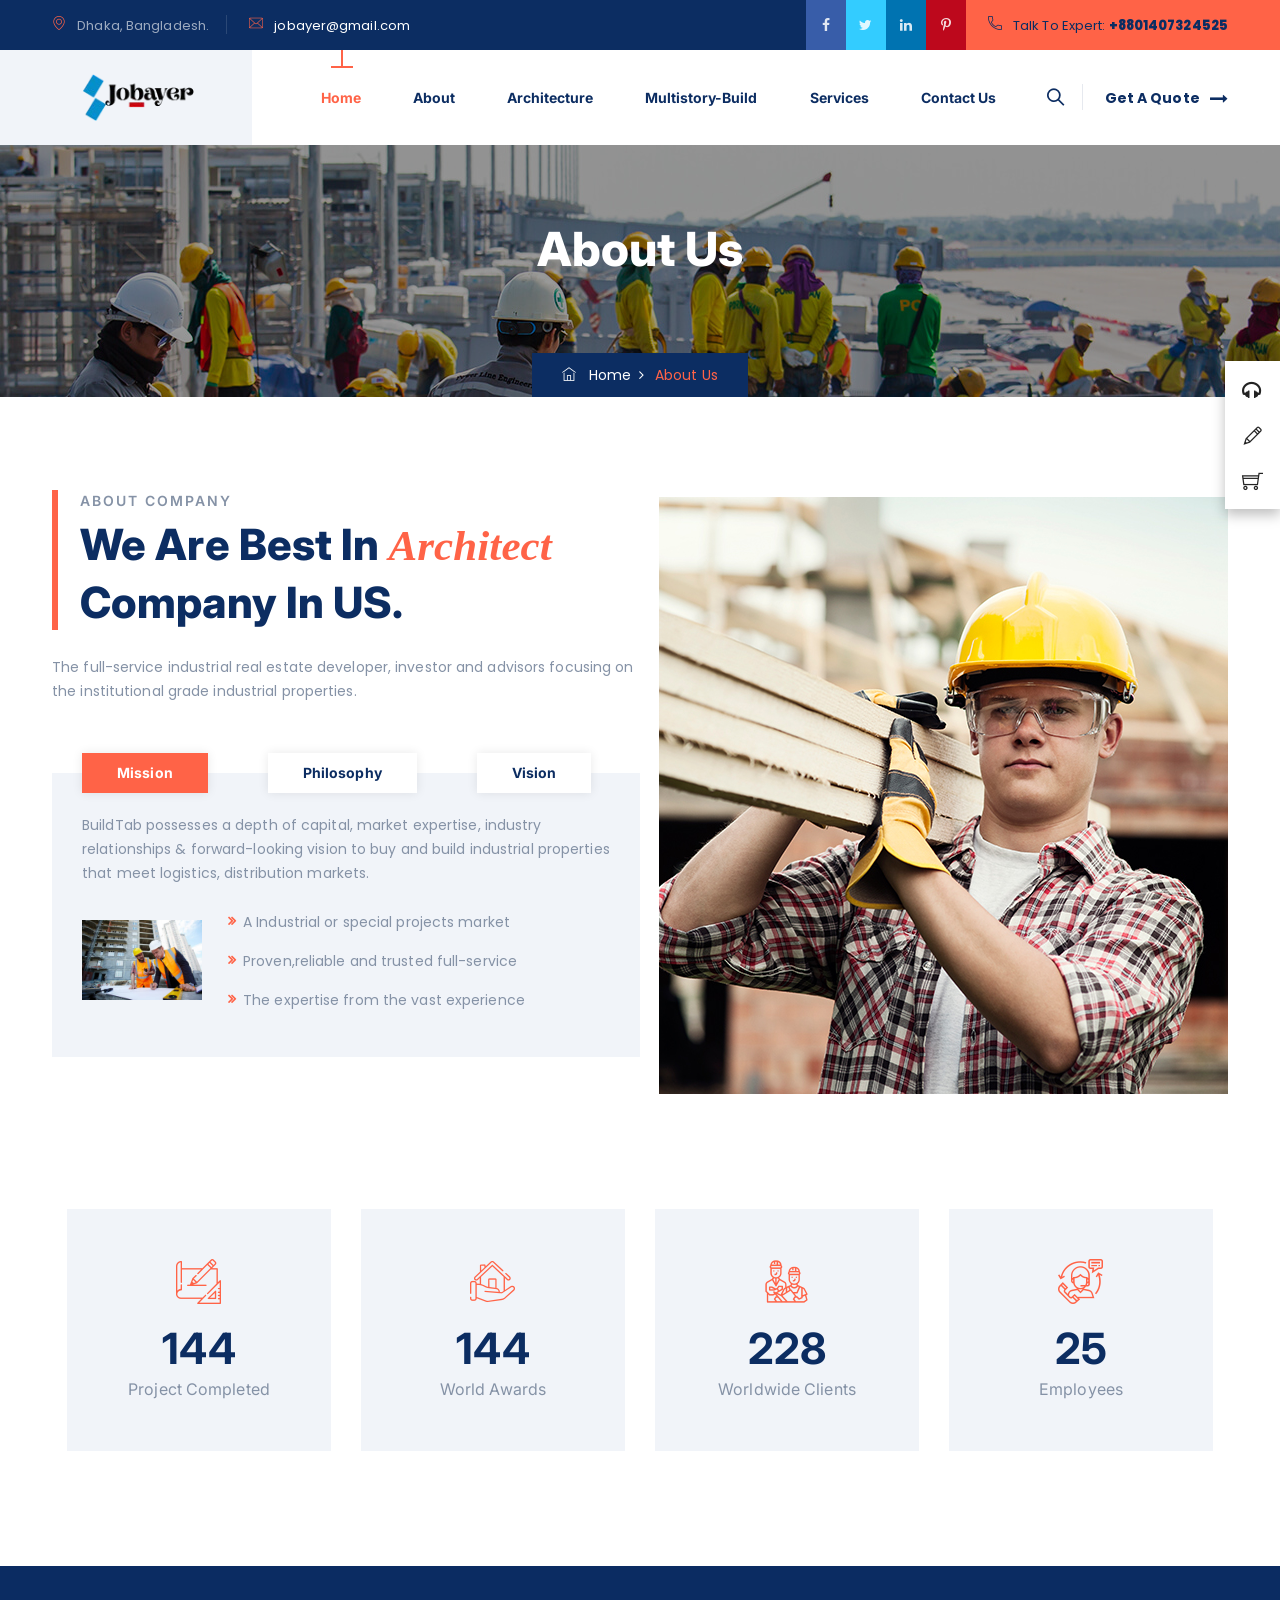
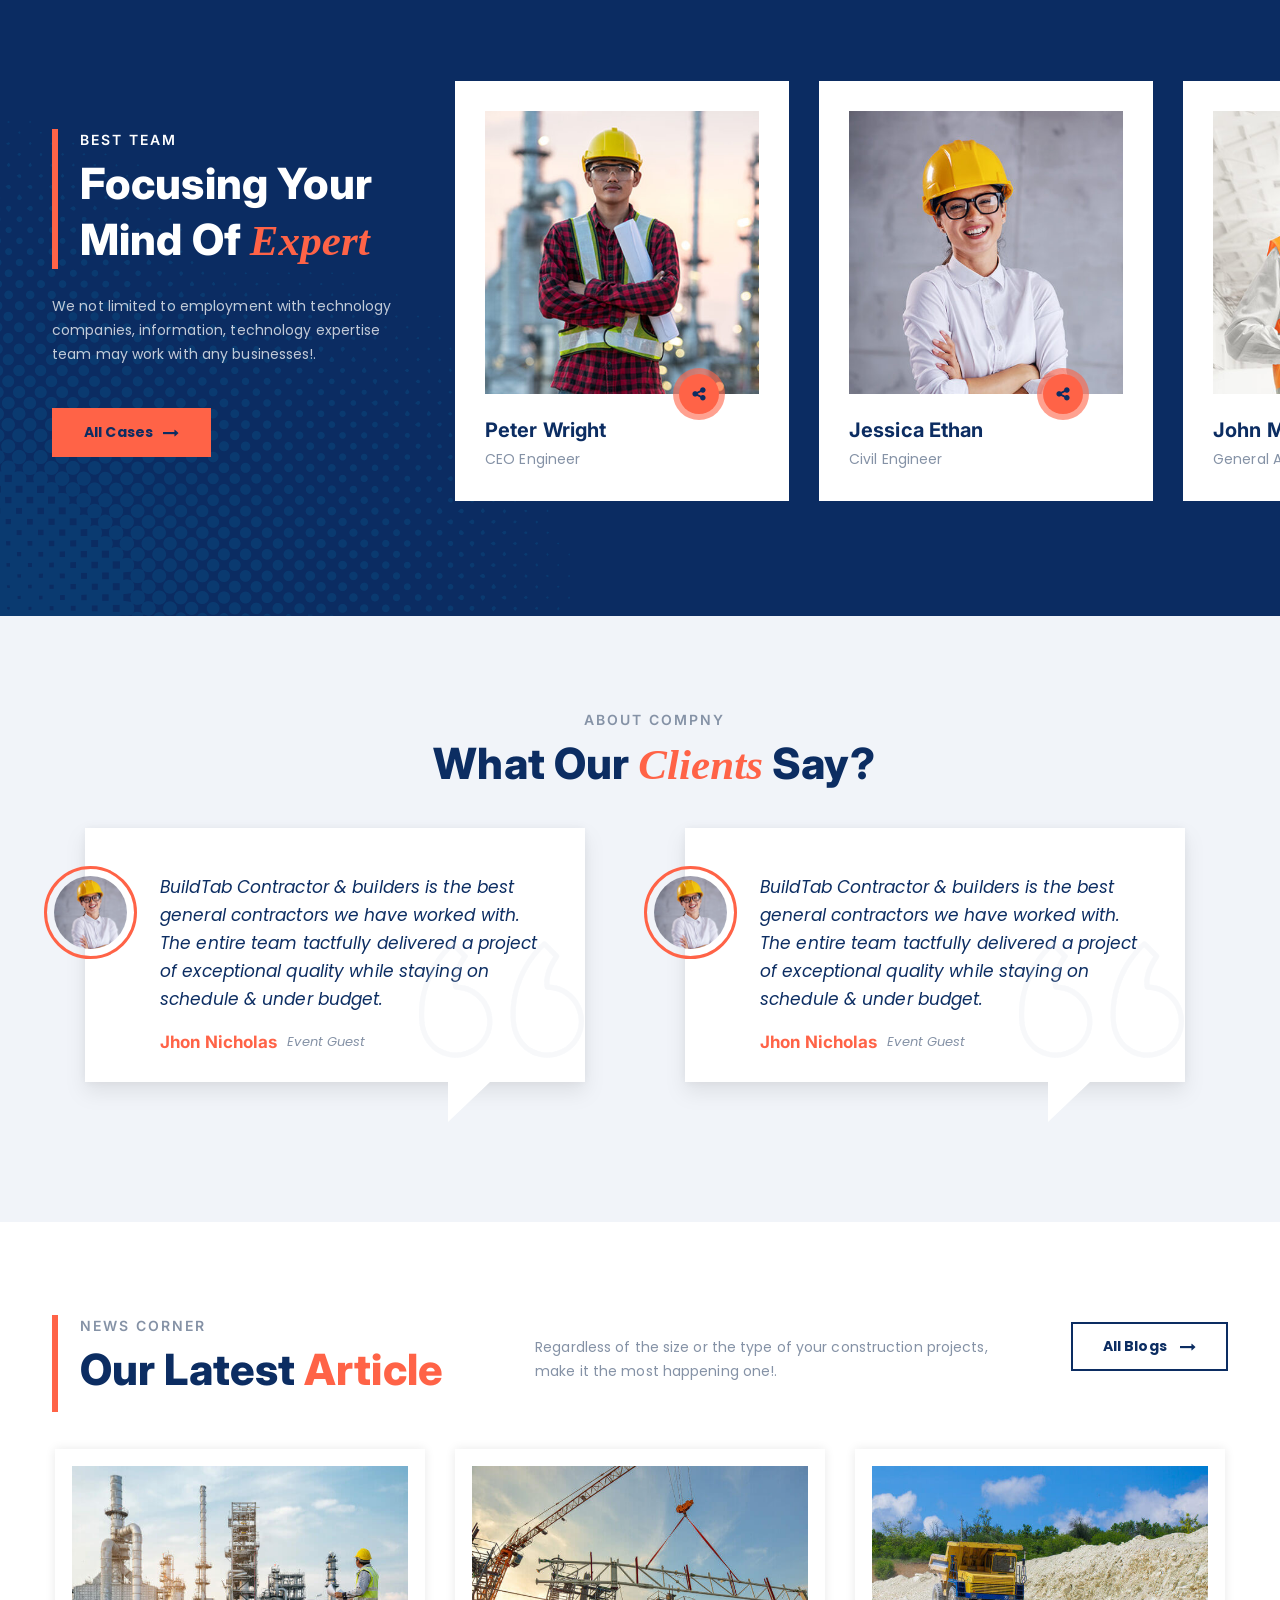
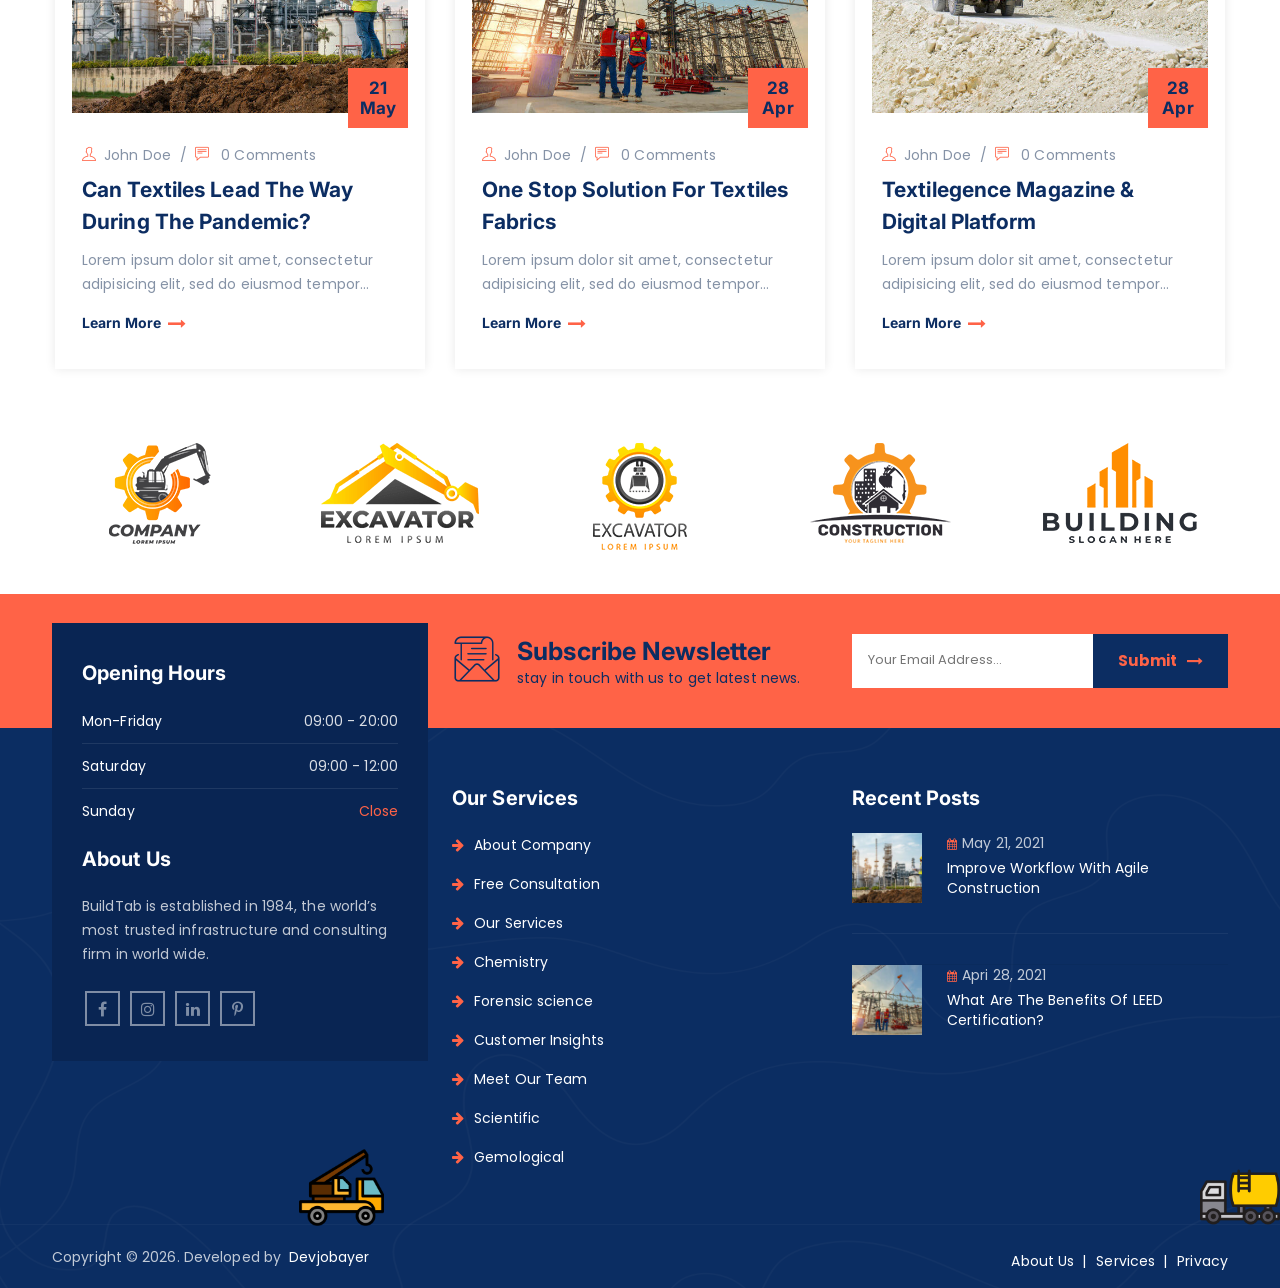
<file: about.html>
<!DOCTYPE html>
<html lang="en">



<head>
    <meta charset="utf-8">
    <meta http-equiv="X-UA-Compatible" content="IE=edge">
    <meta name="keywords" content="HTML5 Template" />
    <meta name="keywords" content="BuildTab - Construction Firm Html Template, BuildTab - Construction Firm WordPress Theme, unlimited colors available, ui/ux, ui/ux design, best html template, html template, html, woocommerce, shopify, prestashop, eCommerce, react js, react template, JavaScript, best CSS theme,css3, elementor theme, latest premium themes 2024, latest premium templates 2024, Preyan Technosys Pvt.Ltd, cymol themes, themetech mount, Web 3.0, multi-theme, website theme and template, woocommerce, bootstrap template, web templates, responsive theme, business,   architecture, building firm, construction company, contractor, elementor, engineering, handyman services, industrial theme, property development, renovation building, construction, architecture design, interior design, renovation services, engineering, contractor, real estate, construction site">
    <meta name="description" content="Buildtab - HTML Template" />
    <meta name="author" content="https://www.themetechmount.com/" />
    <meta name="viewport" content="width=device-width, initial-scale=1">
    <title> Building & Construction </title>
    <link rel="shortcut icon" href="images/favicon.png" />
    <link rel="stylesheet" type="text/css" href="css/bootstrap.min.css" />
    <link rel="stylesheet" type="text/css" href="revolution/css/rs6.css" />
    <link rel="stylesheet" type="text/css" href="css/shortcodes.css" />
    <link rel="stylesheet" type="text/css" href="css/main.css" />
    <link rel="stylesheet" type="text/css" href="css/megamenu.css" />
    <link rel="stylesheet" type="text/css" href="css/responsive.css" />
</head>

<body>
    <!--page start-->
    <div class="page">
        <!--header start-->
        <header id="masthead" class="header ttm-header-style-01">
            <!-- topbar -->
            <div class="top_bar ttm-bgcolor-darkgrey clearfix">
                <div class="container">
                    <div class="row">
                        <div class="col-lg-12">
                            <div class="row">
                                <div class="col-lg-6">
                                    <div class="top_bar_contact_item">
                                        <div class="top_bar_icon"><i class="flaticon flaticon-placeholder"></i></div>
                                        <div class="top_bar_content">Dhaka, Bangladesh.</div>
                                    </div>
                                    <div class="top_bar_contact_item">
                                        <div class="top_bar_icon"><i class="flaticon flaticon-envelope"></i></div>
                                        <div class="top_bar_content"> <a href="mailto:info@example.com">jobayer@gmail.com</a></div>
                                    </div>
                                </div>
                                <div class="col-lg-6">
                                    <div class="contact-info">
                                        <div class="top_bar_contact_item top_bar_social ml-auto p-0">
                                            <ul class="social-icons d-flex">
                                                <li>
                                                    <a class="ttm-social-facebook" href="https://www.facebook.com/themetechMount18" rel="noopener" aria-label="facebook"><i class=" fa fa-facebook-f"></i></a></li>
                                                <li>
                                                    <a class="ttm-social-twitter" href="https://twitter.com/themetechmount" rel="noopener" aria-label="twitter"><i class="fa fa-twitter"></i></a></li>
                                                <li>
                                                    <a class="ttm-social-linkedin" href="https://www.linkedin.com/company/themetech-mount/" rel="noopener" aria-label="google"><i class="fa fa-linkedin"></i></a></li>
                                                <li>
                                                    <a class="ttm-social-pinteres" href="https://in.pinterest.com/themetechmount/_created/" rel="noopener" aria-label="google"><i class="fa fa-pinterest-p"></i></a></li>
                                            </ul>
                                        </div>
                                        <div class="top_bar_contact_item ttm-highlight-right">
                                            <div class="top_bar_icon"><i class="flaticon-phone-call"></i></div>
                                            <div class="top_bar_content"> Talk To Expert:
                                                <strong><a href="tel:143456789">+8801407324525</a></strong></div>
                                        </div>
                                    </div>
                                </div>
                            </div>
                        </div>
                    </div>
                </div>
            </div>
            <!-- topbar end -->
            <!-- site-header-menu -->
            <div id="site-header-menu" class="site-header-menu ttm-bgcolor-white">
                <div class="site-header-menu-inner ttm-stickable-header">
                    <div class="container">
                        <div class="row">
                            <div class="col-lg-12 ">
                                <!--site-navigation -->
                                <div class="site-navigation d-flex flex-row  justify-content-between align-items-center">
                                    <!-- site-branding -->
                                    <div class="site-branding ">
                                        <a class="home-link" href="index.html" title="Buildtab" rel="home">
                                            <img id="logo-img" height="45" width="175" class="img-fluid auto_size" src="images/logo-img.png" alt="logo-img">
                                        </a>
                                    </div><!-- site-branding end -->
                                    <div class=" d-flex flex-row ">
                                        <div class="btn-show-menu-mobile menubar menubar--squeeze">
                                            <span class="menubar-box">
                                                <span class="menubar-inner"></span>
                                            </span>
                                        </div>
                                        <!-- menu -->
                                        <nav class="main-menu menu-mobile" id="menu">
                                            <ul class="menu">
                                                <li class="mega-menu-item active">
                                                    <a href="index.html">Home</a>
                                                </li>
                                                <li>
                                                    <a href="about.html">About</a>
                                                </li>
                                                <li>
                                                    <a href="architecture.html">Architecture</a>
                                                </li>
                                                <li>
                                                    <a href="multistory-build.html">Multistory-Build</a>
                                                </li>
                                                <li>
                                                    <a href="services.html">Services</a>
                                                </li>
                                                <li>
                                                    <a href="contact.html">Contact us</a>
                                                </li>
                                            </ul>
                                        </nav><!-- menu end -->
                                        <div class="header_extra d-flex flex-row align-items-center justify-content-end">
                                            <div class="header_search">
                                                <a href="#" class="btn-default search_btn" rel="noopener" aria-label="searchbox"><i class="ti ti-search"></i></a>
                                                <div class="header_search_content">
                                                    <form id="searchbox" method="get" action="#">
                                                        <input class="search_query" type="text" id="search_query_top" name="s" placeholder="Type Word Then Enter.." value="">
                                                        <button type="submit" class="btn close-search" aria-label="searchbox-align"><i class="fa fa-search"></i></button>
                                                    </form>
                                                </div>
                                            </div>
                                            <div class="padding_left15">
                                                <div class="header_btn">
                                                    <a class="ttm-btn ttm-btn-size-md ttm-text-darkgrey btn-inline ttm-icon-btn-right" href="contact.html">Get A Quote
                                                        <i class="fa fa-long-arrow-right"></i></a>
                                                </div>
                                            </div>
                                        </div>
                                    </div>
                                </div><!-- site-navigation end-->
                            </div>
                        </div>
                    </div>
                </div>
            </div>
            <!-- site-header-menu end-->
        </header>
        <!--header end-->
        <!-- page-title -->
        <div class="ttm-page-title ttm-bg clearfix" style="background-image: url(images/aboutus.jpg);">
            <div class="container">
                <div class="row align-items-center">
                    <div class="col-lg-12">
                        <div class="ttm-page-title-row-inner">
                            <div class="page-title-heading">
                                <h2 class="title">About Us</h2>
                            </div>
                            <div class="breadcrumb-wrapper">
                                <span>
                                    <a title="Homepage" href="index.html">
                                        <i class="themifyicon ti-home"></i> &nbsp;
                                        Home</a>
                                </span>
                                <span>About Us</span>
                            </div>
                        </div>
                    </div>
                </div>
            </div>
        </div>
        <!-- page-title end -->
        <!--site-main start-->
        <div class="site-main">
            <!-- about-section -->
            <section class="ttm-row about-section clearfix ">
                <div class="container">
                    <div class="row g-0 res-991-padding_lr15 ">
                        <div class="col-lg-6">
                            <div class="section-title">
                                <div class="title-header">
                                    <h3>ABOUT COMPANY</h3>
                                    <h2 class="title">We Are Best In <span>Architect</span> Company In US. </h2>
                                </div>
                                <div class="title-desc">
                                    <p>The full-service industrial real estate developer, investor and advisors focusing on the institutional grade industrial properties.</p>
                                </div>
                            </div>
                            <div class="ttm-tabs ttm-tab-style-04 clearfix margin_top30" data-effect="fadeIn">
                                <ul class="tabs">
                                    <li class="tab active"><a href="#">Mission</a></li>
                                    <li class="tab"><a href="#">Philosophy</a></li>
                                    <li class="tab"><a href="#">Vision</a></li>
                                </ul>
                                <div class="content-tab padding_top30 padding_bottom30">
                                    <!-- content-inner -->
                                    <div class="content-inner active">
                                        <div class="ttm-tabs-desc">
                                            <p>BuildTab possesses a depth of capital, market expertise, industry relationships & forward-looking vision to buy and build industrial properties that meet logistics, distribution markets.</p>
                                        </div>
                                        <div class="row g-0">
                                            <div class="col-sm-4">
                                                <div class="tab-figure res-767-mb-20">
                                                    <img class="img-fluid auto_size" src="images/tab1-300x200.jpg" alt="image" height="80" width="120">
                                                </div>
                                            </div>
                                            <div class="col-sm-8">
                                                <ul class="ttm-list ttm-list-style-icon d-grid ttm-list-icon-color-skincolor margin_top10 ml_30 res-575-margin_left0">
                                                    <li><i class="fa fa-angle-double-right"></i>
                                                        <span class="ttm-list-li-content">A Industrial or special projects market</span></li>
                                                    <li><i class="fa fa-angle-double-right"></i><span class="ttm-list-li-content">Proven,reliable and trusted full-service</span></li>
                                                    <li><i class="fa fa-angle-double-right"></i><span class="ttm-list-li-content">The expertise from the vast experience</span></li>
                                                </ul>
                                            </div>
                                        </div>
                                    </div><!-- content-inner end-->
                                    <!-- content-inner -->
                                    <div class="content-inner">
                                        <div class="ttm-tabs-desc">
                                            <p>BuildTab possesses a depth of capital, market expertise, industry relationships & forward-looking vision to buy and build industrial properties that meet logistics, distribution markets.</p>
                                        </div>
                                        <div class="row">
                                            <div class="col-sm-4">
                                                <div class="tab-figure  g-0 res-767-mb-20">
                                                    <img class="img-fluid auto_size" src="images/tab2-300x200.jpg" alt="image" height="80" width="120">
                                                </div>
                                            </div>
                                            <div class="col-sm-8">
                                                <ul class="ttm-list ttm-list-style-icon d-grid ttm-list-icon-color-skincolor margin_top10 ml_30 res-575-margin_left0">
                                                    <li><i class="fa fa-angle-double-right "></i><span class="ttm-list-li-content">A Industrial or special projects market</span></li>
                                                    <li><i class="fa fa-angle-double-right"></i><span class="ttm-list-li-content">Proven,reliable and trusted full-service</span></li>
                                                    <li><i class="fa fa-angle-double-right"></i><span class="ttm-list-li-content">The expertise from the vast experience</span></li>
                                                </ul>
                                            </div>
                                        </div>
                                    </div><!-- content-inner end-->
                                    <!-- content-inner -->
                                    <div class="content-inner">
                                        <div class="ttm-tabs-desc">
                                            <p>BuildTab possesses a depth of capital, market expertise, industry relationships & forward-looking vision to buy and build industrial properties that meet logistics, distribution markets.</p>
                                        </div>
                                        <div class="row g-0">
                                            <div class="col-sm-4">
                                                <div class="tab-figure res-767-mb-20">
                                                    <img class="img-fluid auto_size" src="images/tab3-300x200.jpg" alt="image" height="80" width="120">
                                                </div>
                                            </div>
                                            <div class="col-sm-8">
                                                <ul class="ttm-list ttm-list-style-icon d-grid ttm-list-icon-color-skincolor margin_top10 ml_30 res-575-margin_left0">
                                                    <li><i class="fa fa-angle-double-right"></i><span class="ttm-list-li-content"><a href="#">A Industrial or special projects market</a></span></li>
                                                    <li><i class="fa fa-angle-double-right"></i><span class="ttm-list-li-content"><a href="#">Proven,reliable and trusted full-service</a></span></li>
                                                    <li><i class="fa fa-angle-double-right"></i><span class="ttm-list-li-content"><a href="#">The expertise from the vast experience</a></span></li>
                                                </ul>
                                            </div>
                                        </div>
                                    </div><!-- content-inner end-->
                                </div>
                            </div>
                        </div>
                        <div class="col-lg-6">
                            <div class="ttm_single_image-wrapper text-end res-991-padding_top30">
                                <img class="img-fluid auto_size" src="images/single-img9.jpg" alt="single-06" height="597" width="569">
                            </div>
                        </div>
                    </div>
                </div>
            </section>
            <!--about-section-end-->
            <!--fid-section-->
            <section class="ttm-row padding_top_zero-section clearfix">
                <div class="container">
                    <div class="row g-0">
                        <div class="col-lg-12">
                            <div class="row g-0">
                                <div class="col-lg-3 col-md-3 col-sm-6">
                                    <div class="ttm-fid inside ttm-fid-with-icon style6">
                                        <div class="ttm-fid-icon-wrapper ttm-icon_element-color-skincolor">
                                            <i class="flaticon flaticon-sketch"></i>
                                        </div>
                                        <div class="ttm-fid-contents">
                                            <h4 class="ttm-fid-inner">
                                                <span data-appear-animation="animateDigits" data-from="0" data-to="1920" data-interval="5" data-before="" data-before-style="sup" data-after="+" data-after-style="sub" class="numinate">1920</span>
                                            </h4>
                                            <h3 class="ttm-fid-title">Project Completed</h3>
                                        </div>
                                    </div>
                                </div>
                                <div class="col-lg-3 col-md-3 col-sm-6">
                                    <div class="ttm-fid inside ttm-fid-with-icon style6">
                                        <div class="ttm-fid-icon-wrapper ttm-icon_element-color-skincolor">
                                            <i class="flaticon flaticon-house"></i>
                                        </div>
                                        <div class="ttm-fid-contents">
                                            <h4 class="ttm-fid-inner">
                                                <span data-appear-animation="animateDigits" data-from="0" data-to="1925" data-interval="5" data-before="" data-before-style="sup" data-after="+" data-after-style="sub" class="numinate">1925</span>
                                            </h4>
                                            <h3 class="ttm-fid-title">World awards</h3>
                                        </div>
                                    </div>
                                </div>
                                <div class="col-lg-3 col-md-3 col-sm-6">
                                    <div class="ttm-fid inside ttm-fid-with-icon style6">
                                        <div class="ttm-fid-icon-wrapper ttm-icon_element-color-skincolor">
                                            <i class="flaticon flaticon-design-team"></i>
                                        </div>
                                        <div class="ttm-fid-contents">
                                            <h4 class="ttm-fid-inner">
                                                <span data-appear-animation="animateDigits" data-from="0" data-to="3045" data-interval="5" data-before="" data-before-style="sup" data-after="+" data-after-style="sub" class="numinate">3045</span>
                                            </h4>
                                            <h3 class="ttm-fid-title">Worldwide clients</h3>
                                        </div>
                                    </div>
                                </div>
                                <div class="col-lg-3 col-md-3 col-sm-6">
                                    <div class="ttm-fid inside ttm-fid-with-icon style6">
                                        <div class="ttm-fid-icon-wrapper ttm-icon_element-color-skincolor">
                                            <i class="flaticon flaticon-customer-service"></i>
                                        </div>
                                        <div class="ttm-fid-contents">
                                            <h4 class="ttm-fid-inner">
                                                <span data-appear-animation="animateDigits" data-from="0" data-to="265" data-interval="5" data-before="" data-before-style="sup" data-after="+" data-after-style="sub" class="numinate">265</span>
                                            </h4>
                                            <h3 class="ttm-fid-title">Employees</h3>
                                        </div>
                                    </div>
                                </div>
                            </div>
                        </div>
                    </div>
                </div>
            </section>
            <!--fid-section-end-->
            <!--Team-members-section-->
            <section class="ttm-row team-member-section ttm-bgimage-yes bg-img7 ttm-bg ttm-bgcolor-darkgrey clearfix">
                <div class="ttm-row-wrapper-bg-layer ttm-bg-layer"></div>
                <div class="container">
                    <div class="row">
                        <div class="col-lg-4">
                            <div class="padding_right15 padding_top70">
                                <div class="section-title">
                                    <div class="title-header">
                                        <h3>BEST TEAM</h3>
                                        <h2 class="title">Focusing Your Mind Of <span> Expert </span> </h2>
                                    </div>
                                    <div class="title-desc">
                                        <p>We not limited to employment with technology companies, information, technology expertise team may work with any businesses!.</p>
                                    </div>
                                </div>
                                <a class="ttm-btn ttm-btn-size-md ttm-btn-shape-square ttm-btn-style-fill ttm-btn-color-skincolor  margin_top15" href="our-team.html">All cases<i class="fa fa-long-arrow-right"></i></a>
                            </div>
                        </div>
                        <div class="col-lg-8">
                            <div class="row ttm-bg ttm-right-span ttm-expandcontent-yes">
                                <div class="ttm-expandcontent-yes-wrapper">
                                    <div class="expandcontent">
                                        <div class="row slick_slider mr_50" data-slick='{"slidesToShow": 3, "slidesToScroll": 1, "arrows":false, "dots":false, "autoplay":true, "infinite":true, "responsive": [{"breakpoint":1024,"settings":{"slidesToShow": 2}} , {"breakpoint":900,"settings":{"slidesToShow":2}}, {"breakpoint":575,"settings":{"slidesToShow": 1}}]}'>
                                            <div class="col-lg-3">
                                                <div class="featured-imagebox featured-imagebox-team style2">
                                                    <div class="ttm-team-box-view-overlay">
                                                        <div class="featured-thumbnail">
                                                            <img class="img-fluid" src="images/team-member/team-img01.jpg" alt="image">
                                                        </div>
                                                        <div class="featured-iconbox ttm-media-link">
                                                            <div class="ttm-social-share-icon">
                                                                <i class="ti ti-sharethis"></i>
                                                            </div>
                                                            <div class="media-block">
                                                                <ul class="social-icons">
                                                                    <li><a class="tooltip-top" href="https://www.facebook.com/themetechMount18" rel="noopener" aria-label="facebook"><i class="fa fa-facebook"></i></a></li>
                                                                    <li><a class="tooltip-top" href="https://twitter.com/themetechmount" rel="noopener" aria-label="twitter"><i class="fa fa-twitter"></i></a></li>
                                                                    <li><a class="tooltip-top" href="#" rel="noopener" aria-label="google"><i class="fa fa-google-plus"></i></a></li>
                                                                    <li><a class="tooltip-top" href="https://www.linkedin.com/company/themetech-mount/" rel="noopener" aria-label="linkedin"><i class="fa fa-linkedin"></i></a></li>
                                                                </ul>
                                                            </div>
                                                        </div>
                                                    </div>
                                                    <div class="featured-content">
                                                        <div class="featured-title">
                                                            <h5><a href="team-details.html">Peter Wright</a></h5>
                                                        </div>
                                                        <p class="team-position">CEO Engineer</p>
                                                    </div>
                                                </div>
                                            </div>
                                            <div class="col-lg-3">
                                                <div class="featured-imagebox featured-imagebox-team style2">
                                                    <div class="ttm-team-box-view-overlay">
                                                        <div class="featured-thumbnail">
                                                            <img class="img-fluid" src="images/team-member/team-img02.jpg" alt="image">
                                                        </div>
                                                        <div class="featured-iconbox ttm-media-link">
                                                            <div class="ttm-social-share-icon">
                                                                <i class="ti ti-sharethis"></i>
                                                            </div>
                                                            <div class="media-block">
                                                                <ul class="social-icons">
                                                                    <li><a class="tooltip-top" href="https://www.facebook.com/themetechMount18" rel="noopener" aria-label="facebook"><i class="fa fa-facebook"></i></a></li>
                                                                    <li><a class="tooltip-top" href="https://twitter.com/themetechmount" rel="noopener" aria-label="twitter"><i class="fa fa-twitter"></i></a></li>
                                                                    <li><a class="tooltip-top" href="#" rel="noopener" aria-label="google"><i class="fa fa-google-plus"></i></a></li>
                                                                    <li><a class="tooltip-top" href="https://www.linkedin.com/company/themetech-mount/" rel="noopener" aria-label="linkedin"><i class="fa fa-linkedin"></i></a></li>
                                                                </ul>
                                                            </div>
                                                        </div>
                                                    </div>
                                                    <div class="featured-content">
                                                        <div class="featured-title">
                                                            <h5><a href="team-details.html">Jessica Ethan</a></h5>
                                                        </div>
                                                        <p class="team-position">Civil Engineer</p>
                                                    </div>
                                                </div>
                                            </div>
                                            <div class="col-lg-3">
                                                <div class="featured-imagebox featured-imagebox-team style2">
                                                    <div class="ttm-team-box-view-overlay">
                                                        <div class="featured-thumbnail">
                                                            <img class="img-fluid" src="images/team-member/team-img03.jpg" alt="image">
                                                        </div>
                                                        <div class="featured-iconbox ttm-media-link">
                                                            <div class="ttm-social-share-icon">
                                                                <i class="ti ti-sharethis"></i>
                                                            </div>
                                                            <div class="media-block">
                                                                <ul class="social-icons">
                                                                    <li><a class="tooltip-top" href="https://www.facebook.com/themetechMount18" rel="noopener" aria-label="facebook"><i class="fa fa-facebook"></i></a></li>
                                                                    <li><a class="tooltip-top" href="https://twitter.com/themetechmount" rel="noopener" aria-label="twitter"><i class="fa fa-twitter"></i></a></li>
                                                                    <li><a class="tooltip-top" href="#" rel="noopener" aria-label="google"><i class="fa fa-google-plus"></i></a></li>
                                                                    <li><a class="tooltip-top" href="https://www.linkedin.com/company/themetech-mount/" rel="noopener" aria-label="linkedin"><i class="fa fa-linkedin"></i></a></li>
                                                                </ul>
                                                            </div>
                                                        </div>
                                                    </div>
                                                    <div class="featured-content">
                                                        <div class="featured-title">
                                                            <h5><a href="team-details.html">John Martin</a></h5>
                                                        </div>
                                                        <p class="team-position">General Assistant</p>
                                                    </div>
                                                </div>
                                            </div>
                                            <div class="col-lg-3">
                                                <div class="featured-imagebox featured-imagebox-team style2">
                                                    <div class="ttm-team-box-view-overlay">
                                                        <div class="featured-thumbnail">
                                                            <img class="img-fluid" src="images/team-member/team-img04.jpg" alt="image">
                                                        </div>
                                                        <div class="featured-iconbox ttm-media-link">
                                                            <div class="ttm-social-share-icon">
                                                                <i class="ti ti-sharethis"></i>
                                                            </div>
                                                            <div class="media-block">
                                                                <ul class="social-icons">
                                                                    <li><a class="tooltip-top" href="https://www.facebook.com/themetechMount18" rel="noopener" aria-label="facebook"><i class="fa fa-facebook"></i></a></li>
                                                                    <li><a class="tooltip-top" href="https://twitter.com/themetechmount" rel="noopener" aria-label="twitter"><i class="fa fa-twitter"></i></a></li>
                                                                    <li><a class="tooltip-top" href="#" rel="noopener" aria-label="google"><i class="fa fa-google-plus"></i></a></li>
                                                                    <li><a class="tooltip-top" href="https://www.linkedin.com/company/themetech-mount/" rel="noopener" aria-label="linkedin"><i class="fa fa-linkedin"></i></a></li>
                                                                </ul>
                                                            </div>
                                                        </div>
                                                    </div>
                                                    <div class="featured-content">
                                                        <div class="featured-title">
                                                            <h5><a href="team-details.html">Dwayn Royes</a></h5>
                                                        </div>
                                                        <p class="team-position">Project Manager</p>
                                                    </div>
                                                </div>
                                            </div>
                                        </div>
                                    </div>
                                </div>
                            </div>
                        </div>
                    </div>
                </div>
            </section>
            <!--Team-members-section-end-->
            <!--testiminial-section-->
            <section class="ttm-row testiminial-section ttm-bgcolor-grey clearfix">
                <div class="container">
                    <div class="row">
                        <div class="col-lg-12">
                            <!-- section title -->
                            <div class="section-title title-style-center_text">
                                <div class="title-header">
                                    <h3>ABOUT COMPNY</h3>
                                    <h2 class="title"> What Our <span>Clients</span> Say?</h2>
                                </div>
                            </div><!-- section title end -->
                        </div>
                    </div>
                    <div class="row slick_slider" data-slick='{"slidesToShow": 2, "slidesToScroll": 1, "arrows":false, "dots":false, "autoplay":true, "infinite":true, "responsive": [{"breakpoint":1024,"settings":{"slidesToShow": 2}} , {"breakpoint":900,"settings":{"slidesToShow": 1}},
                     {"breakpoint":575,"settings":{"slidesToShow": 1}}]}'>
                        <!-- testimonials -->
                        <div class="testimonials ttm-testimonial-box-view-style2">
                            <div class="testimonial-avatar">
                                <div class="testimonial-img">
                                    <img class="img-center" src="images/testimonial/testimonial01.jpg" alt="testimonial-img">
                                </div>
                            </div>
                            <div class="testimonial-content">
                                <blockquote>BuildTab Contractor & builders is the best general contractors we have worked with. The entire team tactfully delivered a project of exceptional quality while staying on schedule & under budget.</blockquote>
                                <div class="testimonial-caption">
                                    <h5>Jhon Nicholas</h5>
                                    <label>Event Guest</label>
                                </div>
                            </div>
                        </div>
                        <!-- testimonials end -->
                        <!-- testimonials -->
                        <div class="testimonials ttm-testimonial-box-view-style2">
                            <div class="testimonial-avatar">
                                <div class="testimonial-img">
                                    <img class="img-center" src="images/testimonial/testimonial01.jpg" alt="testimonial-img">
                                </div>
                            </div>
                            <div class="testimonial-content">
                                <blockquote>BuildTab Contractor & builders is the best general contractors we have worked with. The entire team tactfully delivered a project of exceptional quality while staying on schedule & under budget.</blockquote>
                                <div class="testimonial-caption">
                                    <h5>Jhon Nicholas</h5>
                                    <label>Event Guest</label>
                                </div>
                            </div>
                        </div>
                        <!-- testimonials end -->
                        <!-- testimonials -->
                        <div class="testimonials ttm-testimonial-box-view-style2">
                            <div class="testimonial-avatar">
                                <div class="testimonial-img">
                                    <img class="img-center" src="images/testimonial/testimonial01.jpg" alt="testimonial-img">
                                </div>
                            </div>
                            <div class="testimonial-content">
                                <blockquote>BuildTab Contractor & builders is the best general contractors we have worked with. The entire team tactfully delivered a project of exceptional quality while staying on schedule & under budget.</blockquote>
                                <div class="testimonial-caption">
                                    <h5>Jhon Nicholas</h5>
                                    <label>Event Guest</label>
                                </div>
                            </div>
                        </div>
                        <!-- testimonials end -->
                        <!-- testimonials -->
                        <div class="testimonials ttm-testimonial-box-view-style2">
                            <div class="testimonial-avatar">
                                <div class="testimonial-img">
                                    <img class="img-center" src="images/testimonial/testimonial01.jpg" alt="testimonial-img">
                                </div>
                            </div>
                            <div class="testimonial-content">
                                <blockquote>BuildTab Contractor & builders is the best general contractors we have worked with. The entire team tactfully delivered a project of exceptional quality while staying on schedule & under budget.</blockquote>
                                <div class="testimonial-caption">
                                    <h5>Jhon Nicholas</h5>
                                    <label>Event Guest</label>
                                </div>
                            </div>
                        </div>
                        <!-- testimonials end -->
                        <!-- testimonials -->
                        <div class="testimonials ttm-testimonial-box-view-style2">
                            <div class="testimonial-avatar">
                                <div class="testimonial-img">
                                    <img class="img-center" src="images/testimonial/testimonial01.jpg" alt="testimonial-img">
                                </div>
                            </div>
                            <div class="testimonial-content">
                                <blockquote>BuildTab Contractor & builders is the best general contractors we have worked with. The entire team tactfully delivered a project of exceptional quality while staying on schedule & under budget.</blockquote>
                                <div class="testimonial-caption">
                                    <h5>Jhon Nicholas</h5>
                                    <label>Event Guest</label>
                                </div>
                            </div>
                        </div>
                        <!-- testimonials end -->
                    </div>
                </div>
            </section>
            <!--testiminial-section-end-->
            <!--blog-section-->
            <section class="ttm-row news-section clearfix">
                <div class="container">
                    <div class="row">
                        <div class="col-lg-12">
                            <div class="row">
                                <div class="col-lg-10">
                                    <!--section-title-->
                                    <div class="section-title style2">
                                        <div class="title-header">
                                            <h3>NEWS CORNER</h3>
                                            <h2 class="title">Our Latest
                                                <strong class="ttm-textcolor-skincolor">Article</strong></h2>
                                        </div>
                                        <div class="title-desc">
                                            <p>Regardless of the size or the type of your construction projects, make it the most happening one!.</p>
                                        </div>
                                    </div>
                                    <!--section-title-end-->
                                </div>
                                <div class="col-lg-2">
                                    <a class="ttm-btn ttm-btn-size-md ttm-btn-shape-square ttm-btn-style-border ttm-btn-color-dark float-end" href="blog.html">all Blogs <i class="fa fa-long-arrow-right"></i></a>
                                </div>
                            </div>
                        </div>
                    </div>
                    <div class="row slick_slider mb_15" data-slick='{"slidesToShow": 3, "slidesToScroll": 1, "arrows":false, "dots":false, "autoplay":true, "infinite":true, "responsive": [{"breakpoint":1024,"settings":{"slidesToShow": 2}} , {"breakpoint":900,"settings":{"slidesToShow": 2}}, {"breakpoint":575,"settings":{"slidesToShow": 1}}]}'>
                        <div class="col-lg-4">
                            <!-- featured-imagebox-post -->
                            <div class="featured-imagebox featured-imagebox-post style1">
                                <div class="featured-thumbnail">
                                    <img class="img-fluid" src="images/blog/blog-01-600x440.jpg" alt="">
                                </div>
                                <div class="featured-content">
                                    <!-- ttm-box-post-date -->
                                    <div class="ttm-box-post-date">
                                        <span class="ttm-entry-date">
                                            <time class="entry-date" datetime="2021-05-18T04:16:25+00:00">21<span class="entry-month entry-year">May</span></time>
                                        </span>
                                    </div><!-- ttm-box-post-date end -->
                                    <div class="post-meta">
                                        <span class="ttm-meta-line byline">
                                            <i class="ti ti-user"></i>John Doe</span>
                                        <span class="ttm-meta-line comments-link">
                                            <i class=" ti ti-comment-alt"></i>
                                            0 Comments</span>
                                    </div>
                                    <div class="featured-title">
                                        <h3><a href="blog-right-sidebar.html">Can textiles lead the way during the pandemic?</a></h3>
                                    </div>
                                    <div class="featured-desc">
                                        <p>Lorem ipsum dolor sit amet, consectetur adipisicing elit, sed do eiusmod tempor incidid...</p>
                                    </div>
                                    <a class="ttm-btn btn-inline ttm-btn-size-md ttm-icon-btn-right ttm-textcolor-darkgreycolor" href="blog-right-sidebar.html">Learn More<i class="fa fa-long-arrow-right"></i></a>
                                </div>
                            </div><!-- featured-imagebox-post end -->
                        </div>
                        <div class="col-lg-4">
                            <!-- featured-imagebox-post -->
                            <div class="featured-imagebox featured-imagebox-post style1">
                                <div class="featured-thumbnail">
                                    <img class="img-fluid" src="images/blog/blog-02-600x440.jpg" alt="">
                                </div>
                                <div class="featured-content">
                                    <!-- ttm-box-post-date -->
                                    <div class="ttm-box-post-date">
                                        <span class="ttm-entry-date">
                                            <time class="entry-date" datetime="2021-04-28T04:15:42+00:00">28<span class="entry-month entry-year">Apr</span></time>
                                        </span>
                                    </div>
                                    <div class="post-meta">
                                        <span class="ttm-meta-line byline">
                                            <i class="ti ti-user"></i>John Doe</span>
                                        <span class="ttm-meta-line comments-link">
                                            <i class=" ti ti-comment-alt"></i>
                                            0 Comments</span>
                                    </div><!-- post-meta end -->
                                    <div class="featured-title">
                                        <h3><a href="blog-right-sidebar.html">One stop solution for textiles fabrics</a></h3>
                                    </div>
                                    <div class="featured-desc">
                                        <p>Lorem ipsum dolor sit amet, consectetur adipisicing elit, sed do eiusmod tempor incidid...</p>
                                    </div>
                                    <a class="ttm-btn btn-inline ttm-btn-size-md ttm-icon-btn-right ttm-textcolor-darkgreycolor" href="blog-right-sidebar.html">Learn More<i class="fa fa-long-arrow-right"></i></a>
                                </div>
                            </div><!-- featured-imagebox-post end -->
                        </div>
                        <div class="col-lg-4">
                            <!-- featured-imagebox-post -->
                            <div class="featured-imagebox featured-imagebox-post style1">
                                <div class="featured-thumbnail">
                                    <img class="img-fluid" src="images/blog/blog-03-600x440.jpg" alt="">
                                </div>
                                <div class="featured-content">
                                    <!-- ttm-box-post-date -->
                                    <div class="ttm-box-post-date">
                                        <span class="ttm-entry-date">
                                            <time class="entry-date" datetime="2021-04-15T04:15:25+00:00">28<span class="entry-month entry-year">Apr</span></time>
                                        </span>
                                    </div><!-- ttm-box-post-date end -->
                                    <div class="post-meta">
                                        <span class="ttm-meta-line byline">
                                            <i class="ti ti-user"></i>John Doe</span>
                                        <span class="ttm-meta-line comments-link">
                                            <i class=" ti ti-comment-alt"></i>
                                            0 Comments</span>
                                    </div><!-- post-meta end -->
                                    <div class="featured-title">
                                        <h3><a href="blog-right-sidebar.html">Textilegence Magazine & Digital Platform</a></h3>
                                    </div>
                                    <div class="featured-desc">
                                        <p>Lorem ipsum dolor sit amet, consectetur adipisicing elit, sed do eiusmod tempor incidid...</p>
                                    </div>
                                    <a class="ttm-btn btn-inline ttm-btn-size-md ttm-icon-btn-right ttm-textcolor-darkgreycolor" href="blog-right-sidebar.html">Learn More<i class="fa fa-long-arrow-right"></i></a>
                                </div>
                            </div><!-- featured-imagebox-post end -->
                        </div>
                        <div class="col-lg-4">
                            <!-- featured-imagebox-post -->
                            <div class="featured-imagebox featured-imagebox-post style1">
                                <div class="featured-thumbnail">
                                    <img class="img-fluid" src="images/blog/blog-04-600x440.jpg" alt="">
                                </div>
                                <div class="featured-content">
                                    <!-- ttm-box-post-date -->
                                    <div class="ttm-box-post-date">
                                        <span class="ttm-entry-date">
                                            <time class="entry-date" datetime="2021-04-11T04:12:56+00:00">28<span class="entry-month entry-year">Apr</span></time>
                                        </span>
                                    </div><!-- ttm-box-post-date end -->
                                    <div class="post-meta">
                                        <span class="ttm-meta-line byline">
                                            <i class="ti ti-user"></i>John Doe</span>
                                        <span class="ttm-meta-line comments-link">
                                            <i class=" ti ti-comment-alt"></i>
                                            0 Comments</span>
                                    </div><!-- post-meta end -->
                                    <div class="featured-title">
                                        <h3><a href="blog-right-sidebar.html">Contactless Payments Time Has Come</a></h3>
                                    </div>
                                    <div class="featured-desc">
                                        <p>Lorem ipsum dolor sit amet, consectetur adipisicing elit, sed do eiusmod tempor incidid...</p>
                                    </div>
                                    <a class="ttm-btn btn-inline ttm-btn-size-md ttm-icon-btn-right ttm-textcolor-darkgreycolor" href="blog-right-sidebar.html">Learn More<i class="fa fa-long-arrow-right"></i></a>
                                </div>
                            </div><!-- featured-imagebox-post end -->
                        </div>
                        <div class="col-lg-4">
                            <!-- featured-imagebox-post -->
                            <div class="featured-imagebox featured-imagebox-post style1">
                                <div class="featured-thumbnail">
                                    <img class="img-fluid" src="images/blog/blog-05-600x440.jpg" alt="">
                                </div>
                                <div class="featured-content">
                                    <!-- ttm-box-post-date -->
                                    <div class="ttm-box-post-date">
                                        <span class="ttm-entry-date">
                                            <time class="entry-date" datetime="2021-08-11T04:12:56+00:00">20<span class="entry-month entry-year">Aug</span></time>
                                        </span>
                                    </div><!-- ttm-box-post-date end -->
                                    <div class="post-meta">
                                        <span class="ttm-meta-line byline">
                                            <i class="ti ti-user"></i>John Doe</span>
                                        <span class="ttm-meta-line comments-link">
                                            <i class=" ti ti-comment-alt"></i>
                                            0 Comments</span>
                                    </div><!-- post-meta end -->
                                    <div class="featured-title">
                                        <h3><a href="blog-right-sidebar.html">Contactless Payments Time Has Come</a></h3>
                                    </div>
                                    <div class="featured-desc">
                                        <p>Lorem ipsum dolor sit amet, consectetur adipisicing elit, sed do eiusmod tempor incidid...</p>
                                    </div>
                                    <a class="ttm-btn btn-inline ttm-btn-size-md ttm-icon-btn-right ttm-textcolor-darkgreycolor" href="blog-right-sidebar.html">Learn More<i class="fa fa-long-arrow-right"></i></a>
                                </div>
                            </div><!-- featured-imagebox-post end -->
                        </div>
                    </div>
                </div>
            </section>
            <!--Blog-section-end-->
            <!--client-section-->
            <div class="ttm-row padding_zero-section clearfix">
                <div class="container">
                    <div class="row slick_slider" data-slick='{"slidesToShow": 5, "slidesToScroll": 1, "arrows":false, "autoplay":false, "infinite":true, "responsive": [{"breakpoint":1200,"settings":{"slidesToShow": 3}}, {"breakpoint":1024,"settings":{"slidesToShow": 3}}, {"breakpoint":777,"settings":{"slidesToShow": 1}},{"breakpoint":575,"settings":{"slidesToShow": 1}},{"breakpoint":400,"settings":{"slidesToShow": 1}}]}'>
                        <div class="col-lg-12">
                            <div class="client-box">
                                <div class="client-thumbnail res-575-margin_top0">
                                    <img class="img-fluid auto_size" width="160" height="98" src="images/client/client-01.png" alt="image">
                                </div>
                            </div>
                        </div>
                        <div class="col-lg-12">
                            <div class="client-box">
                                <div class="client-thumbnail res-575-margin_top0">
                                    <img class="img-fluid auto_size" width="160" height="98" src="images/client/client-02.png" alt="image">
                                </div>
                            </div>
                        </div>
                        <div class="col-lg-12">
                            <div class="client-box">
                                <div class="client-thumbnail res-575-margin_top0">
                                    <img class="img-fluid auto_size" width="160" height="98" src="images/client/client-03.png" alt="image">
                                </div>
                            </div>
                        </div>
                        <div class="col-lg-12">
                            <div class="client-box">
                                <div class="client-thumbnail res-575-margin_top0">
                                    <img class="img-fluid auto_size" width="160" height="98" src="images/client/client-04.png" alt="image">
                                </div>
                            </div>
                        </div>
                        <div class="col-lg-12">
                            <div class="client-box">
                                <div class="client-thumbnail res-575-margin_top0">
                                    <img class="img-fluid auto_size" width="160" height="98" src="images/client/client-05.png" alt="image">
                                </div>
                            </div>
                        </div>
                        <div class="col-lg-12">
                            <div class="client-box">
                                <div class="client-thumbnail res-575-margin_top0">
                                    <img class="img-fluid auto_size" width="160" height="98" src="images/client/client-06.png" alt="image">
                                </div>
                            </div>
                        </div>
                        <div class="col-lg-12">
                            <div class="client-box">
                                <div class="client-thumbnail res-575-margin_top0">
                                    <img class="img-fluid auto_size" width="160" height="98" src="images/client/client-07.png" alt="image">
                                </div>
                            </div>
                        </div>
                    </div><!-- row end -->
                </div>
            </div>
            <!--client-section-end-->
        </div>
        <!--site-main end-->
        <!--footer start-->
        <footer class="footer widget-footer clearfix">
            <div class="first-footer">
                <div class="container">
                    <div class="row">
                        <div class="col-xs-12 col-sm-12 col-md-12 col-lg-4 widget-area">
                        </div>
                        <div class="col-xs-12 col-sm-12 col-md-12 col-lg-4 widget-area">
                            <div class="featured-icon-box icon-align-before-content">
                                <div class="featured-icon">
                                    <div class="ttm-icon ttm-icon_element-onlytxt ttm-icon_element-color-darkgrey ttm-icon_element-size-lg">
                                        <i class="flaticon flaticon-message"></i>
                                    </div>
                                </div>
                                <div class="featured-content">
                                    <div class="featured-title">
                                        <h3>Subscribe Newsletter</h3>
                                    </div>
                                    <div class="featured-desc">
                                        <p>stay in touch with us to get latest news.</p>
                                    </div>
                                </div>
                            </div>
                        </div>
                        <div class="col-xs-12 col-sm-12 col-md-12 col-lg-4 widget-area">
                            <div class="widget newsletter_widget clearfix res-991-padding_top30">
                                <form id="subscribe-form" class="newsletter-form" method="post" action="#" data-mailchimp="true">
                                    <div class="mailchimp-inputbox clearfix" id="subscribe-content">
                                        <p><input type="email" name="email" placeholder="Your Email Address..." required=""></p>
                                        <button class="submit ttm-btn ttm-btn-size-md ttm-btn-shape-square ttm-btn-style-fill ttm-btn-color-darkgrey" type="submit">Submit<i class="fa fa-long-arrow-right"></i></button>
                                    </div>
                                    <div id="subscribe-msg"></div>
                                </form>
                            </div>
                        </div>
                    </div>
                </div>
            </div>
            <div class="second-footer ttm-bgimage-yes bg-footer ttm-bg ttm-bgcolor-darkgrey">
                <div class="ttm-row-wrapper-bg-layer ttm-bg-layer"></div>
                <div class="container">
                    <div class="row">
                        <div class="col-xs-12 col-sm-6 col-md-6 col-lg-4 widget-area">
                            <div class="widget-latest-tweets mt_140 res-991-margin_top0 clearfix">
                                <div class="widgte-text">
                                    <div class="widgte-title">
                                        <h4>Opening Hours</h4>
                                    </div>
                                    <ul class="ttm-timelist-block">
                                        <li>Mon-Friday<span class="service-time">09:00 - 20:00</span></li>
                                        <li>Saturday<span class="service-time">09:00 - 12:00</span></li>
                                        <li>Sunday <span class="sundaylist">Close</span></li>
                                    </ul>
                                    <div class="widgte-title">
                                        <h4>About Us</h4>
                                    </div>
                                    <div class="">
                                        <p>BuildTab is established in 1984, the world’s most trusted infrastructure and consulting firm in world wide.</p>
                                    </div>
                                    <div class="widget_social padding_top10 clearfix">
                                        <div class="social-icons">
                                            <ul class="social-icons list-inline">
                                                <li><a class="tooltip-top" href="https://www.facebook.com/themetechMount18" rel="noopener" aria-label="facebook" data-tooltip="Facebook">
                                                        <i class="fa fa-facebook"></i></a></li>
                                                <li><a class="tooltip-top" href="https://www.instagram.com/theme_tech_mount/" rel="noopener" aria-label="instagram" data-tooltip="instagram">
                                                        <i class="fa fa-instagram"></i></a></li>
                                                <li><a class="tooltip-top" href="https://www.linkedin.com/company/themetech-mount/" rel="noopener" aria-label="linkedin" data-tooltip="linkedin">
                                                        <i class="fa fa-linkedin"></i></a></li>
                                                <li><a class="tooltip-top" href="https://in.pinterest.com/themetechmount/_created/" rel="noopener" aria-label="pinterest" data-tooltip="Linkedin"><i class="fa fa-pinterest-p"></i></a></li>
                                            </ul>
                                        </div>
                                    </div>
                                </div>
                            </div>
                        </div>
                        <div class="col-xs-12 col-sm-6 col-md-6 col-lg-4 widget-area">
                            <div class="widget widget_nav_menu clearfix">
                                <h3 class="widget-title">Our Services</h3>
                                <ul id="menu-footer-quick-links">
                                    <li><a href="#"> <i class="fa fa-arrow-right"></i>About Company</a></li>
                                    <li><a href="#"><i class="fa fa-arrow-right"></i>Free Consultation</a></li>
                                    <li><a href="#"><i class="fa fa-arrow-right"></i>Our Services</a></li>
                                    <li><a href="#"><i class="fa fa-arrow-right"></i>Chemistry</a></li>
                                    <li><a href="#"><i class="fa fa-arrow-right"></i>Forensic science</a></li>
                                    <li><a href="#"><i class="fa fa-arrow-right"></i>Customer Insights</a></li>
                                    <li><a href="#"><i class="fa fa-arrow-right"></i>Meet Our Team</a></li>
                                    <li><a href="#"><i class="fa fa-arrow-right"></i>Scientific</a></li>
                                    <li><a href="#"><i class="fa fa-arrow-right"></i>Gemological</a></li>
                                </ul>
                            </div>
                        </div>
                        <div class="col-xs-12 col-sm-6 col-md-6 col-lg-4 widget-area">
                            <div class="widget widget-recent-post clearfix">
                                <h3 class="widget-title">Recent Posts</h3>
                                <ul class="widget-post ttm-recent-post-list">
                                    <li>
                                        <a href="blog-right-sidebar.html"><img class="img-fluid" src="images/blog/b_thumbb-01.jpg" alt="post-img"></a>
                                        <div class="post-detail">
                                            <span class="post-date"><i class="fa fa-calendar"></i>May 21, 2021</span>
                                            <a href="blog-right-sidebar.html">Improve Workflow With Agile <br> Construction</a>
                                        </div>
                                    </li>
                                    <li>
                                        <a href="blog-right-sidebar.html"><img class="img-fluid" src="images/blog/b_thumbb-02.jpg" alt="post-img"></a>
                                        <div class="post-detail">
                                            <span class="post-date"><i class="fa fa-calendar"></i>Apri 28, 2021</span>
                                            <a href="blog-right-sidebar.html">What Are The Benefits Of LEED <br> Certification?</a>
                                        </div>
                                    </li>
                                </ul>
                            </div>
                        </div>
                    </div>
                </div>
                <div class="bottom-footer-text ttm-bg copyright">
                    <div class="container">
                        <div class="row">
                            <div class="col-sm-6">
                                <div class="text-left">
                                    <span class="cpy-text"> Copyright © 2026. <a href="#" class=" font-weight-500"></a> Developed by &nbsp;<a href="https://themetechmount.com/">Devjobayer</a></span>
                                </div>
                            </div>
                            <div class="col-sm-6">
                                <ul class="footer-nav-menu text-end">
                                    <li><a href="about.html">About Us</a></li>
                                    <li><a href="contact.html">Services</a></li>
                                    <li><a href="contact.html">Privacy</a></li>
                                </ul>
                            </div>
                        </div>
                    </div>
                </div>
            </div>
        </footer>
        <!--footer end-->
        <!--back-to-top start-->
        <a id="totop" href="#top">
            <i class="fa fa-angle-up"></i>
        </a>
        <!--back-to-top end-->
    </div><!-- page end -->
    <!-- Javascript -->
    <script src="js/jquery-3.7.1.min.js"></script>
    <script src="js/jquery-migrate-3.4.1.min.js"></script>
    <script src="js/bootstrap.bundle.min.js"></script>
    <script src="js/jquery.easing.js"></script>
    <script src="js/jquery-waypoints.js"></script>
    <script src="js/jquery-validate.js"></script>
    <script src="js/jquery.prettyPhoto.js"></script>
    <script src="js/slick.min.js"></script>
    <script src="js/numinate.min.js"></script>
    <script src="js/imagesloaded.min.js"></script>
    <script src="js/jquery-isotope.js"></script>
    <script src="revolution/js/rbtools.min.js"></script>
    <script src="revolution/js/rs6.min.js"></script>
    <script src="revolution/js/slider.js"></script>
    <script src="js/main.js"></script>
    <!-- Javascript end-->
</body>



</html>
</file>
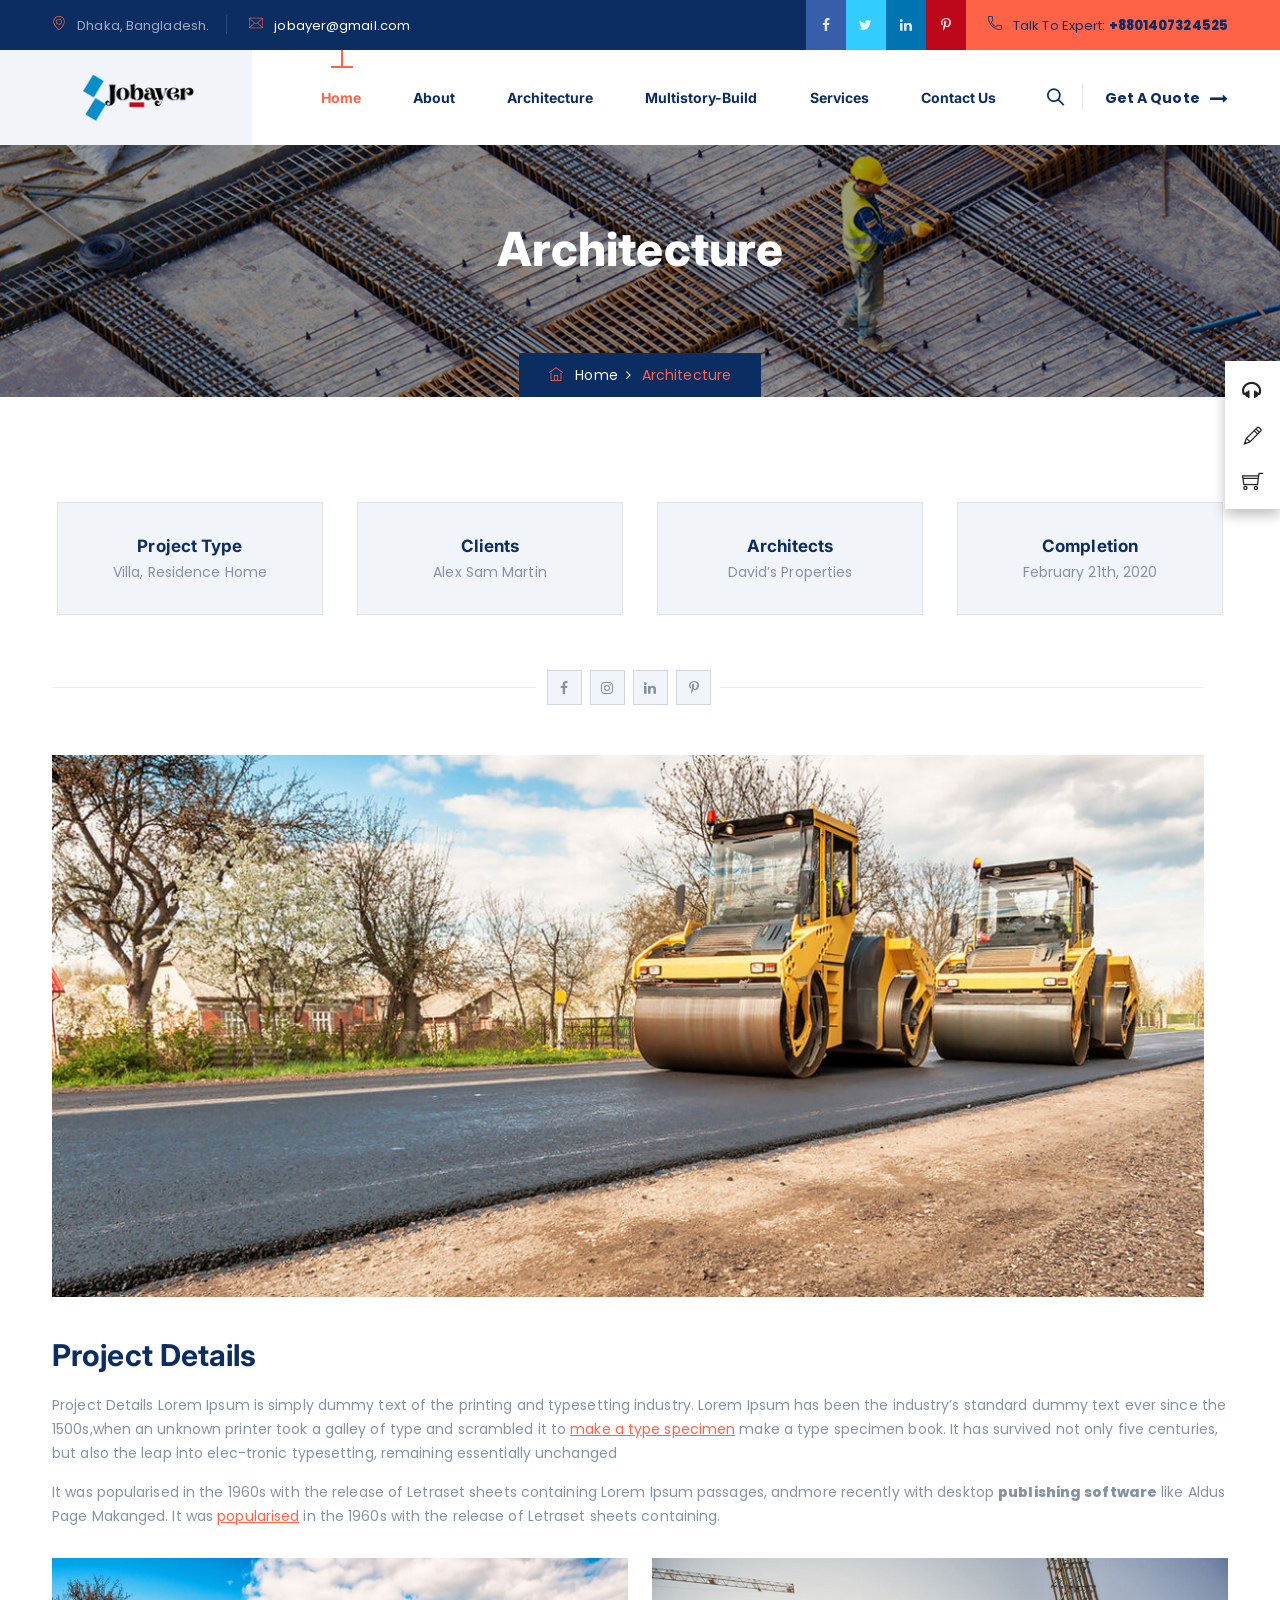
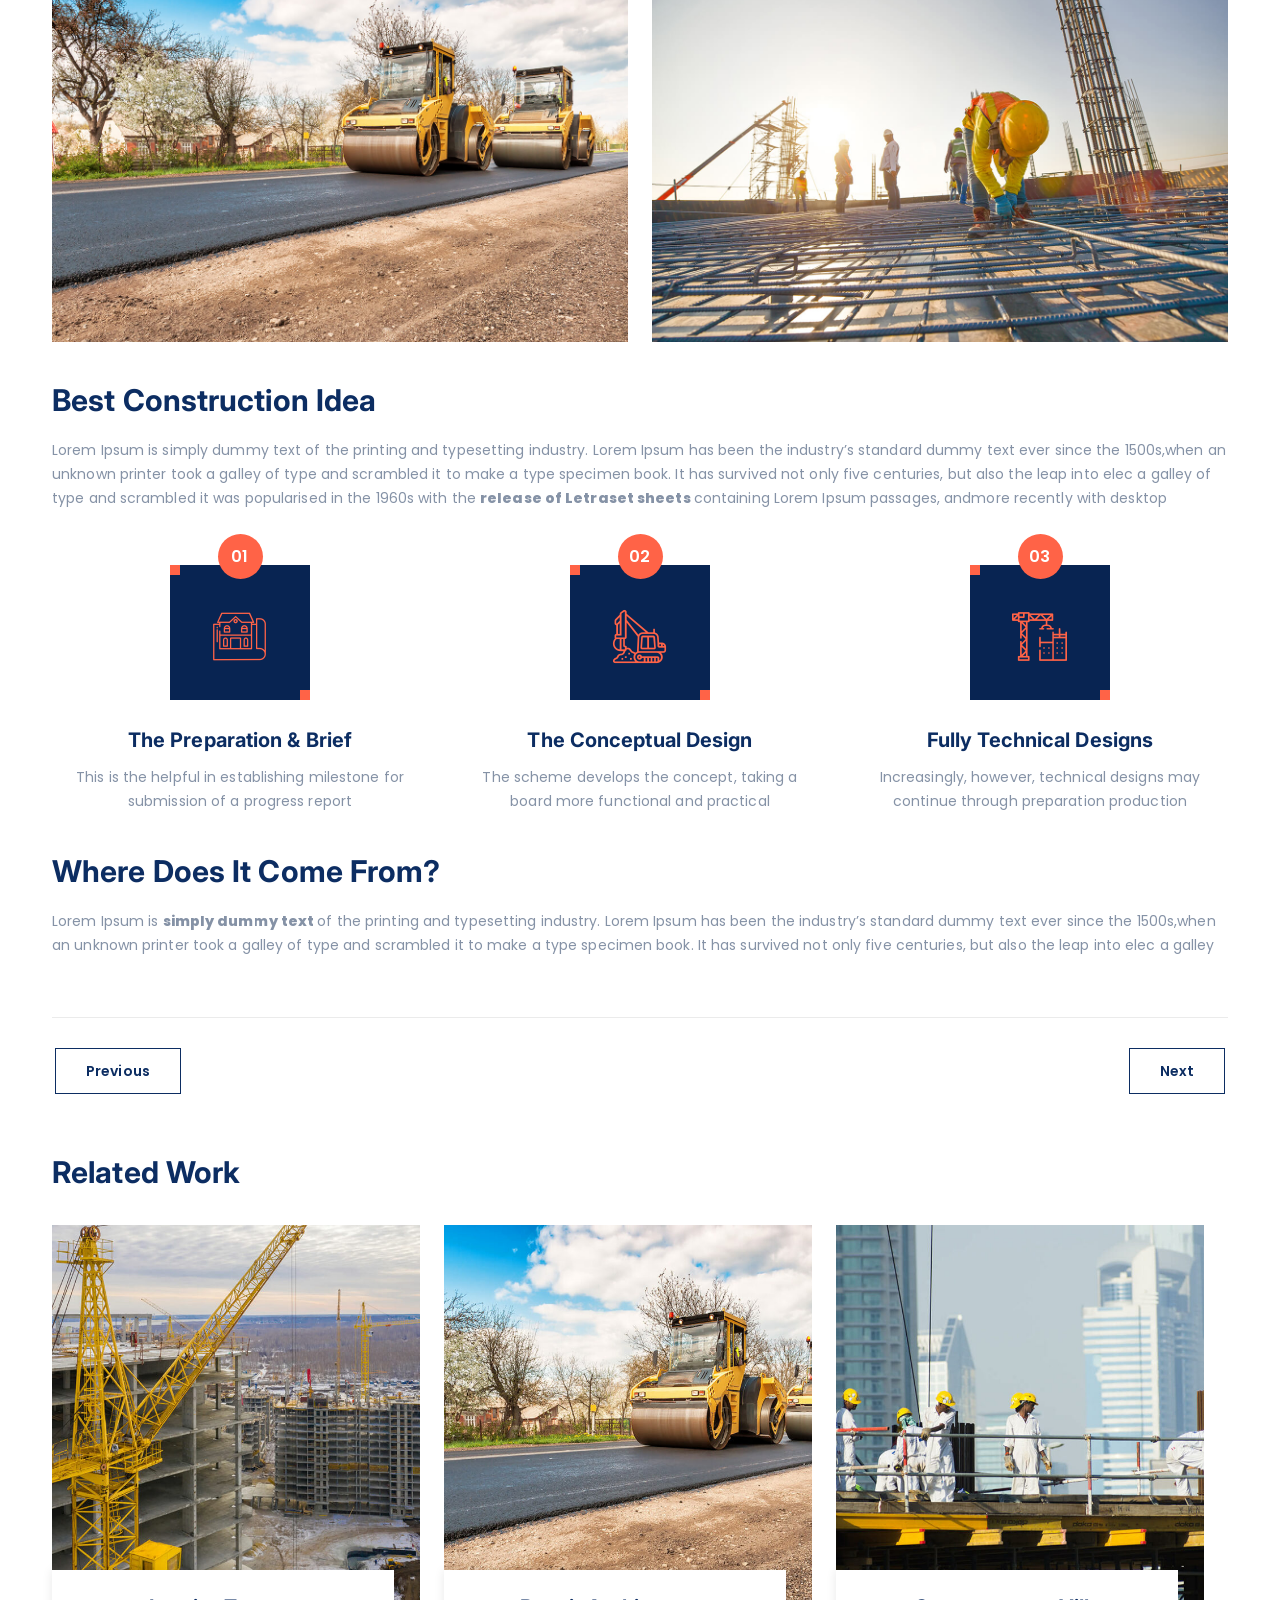
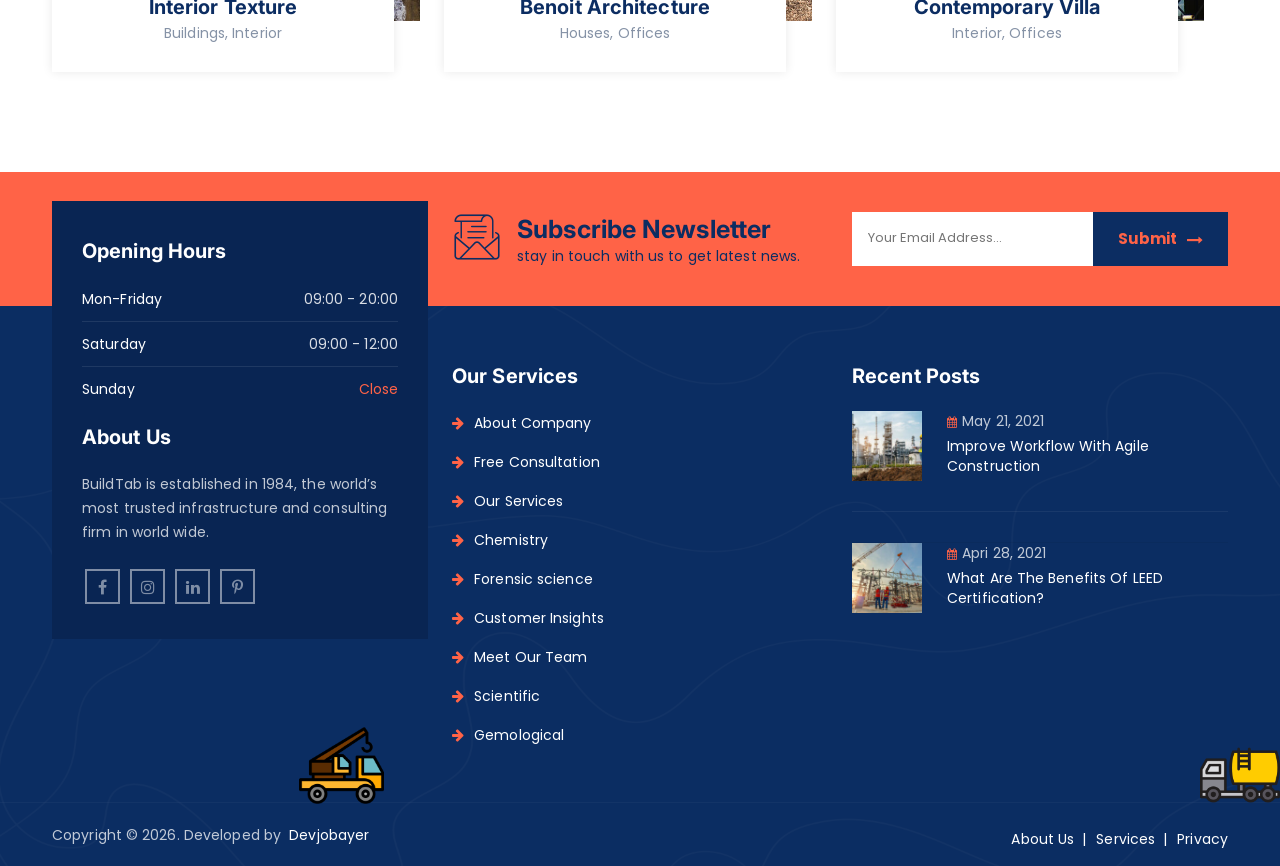
<file: architecture.html>
<!DOCTYPE html>
<html lang="en">



<head>
    <meta charset="utf-8">
    <meta http-equiv="X-UA-Compatible" content="IE=edge">
    <meta name="keywords" content="HTML5 Template" />
    <meta name="keywords" content="BuildTab - Construction Firm Html Template, BuildTab - Construction Firm WordPress Theme, unlimited colors available, ui/ux, ui/ux design, best html template, html template, html, woocommerce, shopify, prestashop, eCommerce, react js, react template, JavaScript, best CSS theme,css3, elementor theme, latest premium themes 2024, latest premium templates 2024, Preyan Technosys Pvt.Ltd, cymol themes, themetech mount, Web 3.0, multi-theme, website theme and template, woocommerce, bootstrap template, web templates, responsive theme, business,   architecture, building firm, construction company, contractor, elementor, engineering, handyman services, industrial theme, property development, renovation building, construction, architecture design, interior design, renovation services, engineering, contractor, real estate, construction site">
    <meta name="description" content="Buildtab - HTML Template" />
    <meta name="author" content="https://www.themetechmount.com/" />
    <meta name="viewport" content="width=device-width, initial-scale=1">
    <title>Building & Construction</title>
    <link rel="shortcut icon" href="images/favicon.png" />
    <link rel="stylesheet" type="text/css" href="css/bootstrap.min.css" />
    <link rel="stylesheet" type="text/css" href="revolution/css/rs6.css" />
    <link rel="stylesheet" type="text/css" href="css/shortcodes.css" />
    <link rel="stylesheet" type="text/css" href="css/main.css" />
    <link rel="stylesheet" type="text/css" href="css/megamenu.css" />
    <link rel="stylesheet" type="text/css" href="css/responsive.css" />
</head>

<body>
    <!--page start-->
    <div class="page">
        <!--header start-->
        <header id="masthead" class="header ttm-header-style-01">
            <!-- topbar -->
            <div class="top_bar ttm-bgcolor-darkgrey clearfix">
                <div class="container">
                    <div class="row">
                        <div class="col-lg-12">
                            <div class="row">
                                <div class="col-lg-6">
                                    <div class="top_bar_contact_item">
                                        <div class="top_bar_icon"><i class="flaticon flaticon-placeholder"></i></div>
                                        <div class="top_bar_content">Dhaka, Bangladesh.</div>
                                    </div>
                                    <div class="top_bar_contact_item">
                                        <div class="top_bar_icon"><i class="flaticon flaticon-envelope"></i></div>
                                        <div class="top_bar_content"> <a href="mailto:info@example.com">jobayer@gmail.com</a></div>
                                    </div>
                                </div>
                                <div class="col-lg-6">
                                    <div class="contact-info">
                                        <div class="top_bar_contact_item top_bar_social ml-auto p-0">
                                            <ul class="social-icons d-flex">
                                                <li>
                                                    <a class="ttm-social-facebook" href="https://www.facebook.com/themetechMount18" rel="noopener" aria-label="facebook"><i class=" fa fa-facebook-f"></i></a></li>
                                                <li>
                                                    <a class="ttm-social-twitter" href="https://twitter.com/themetechmount" rel="noopener" aria-label="twitter"><i class="fa fa-twitter"></i></a></li>
                                                <li>
                                                    <a class="ttm-social-linkedin" href="https://www.linkedin.com/company/themetech-mount/" rel="noopener" aria-label="google"><i class="fa fa-linkedin"></i></a></li>
                                                <li>
                                                    <a class="ttm-social-pinteres" href="https://in.pinterest.com/themetechmount/_created/" rel="noopener" aria-label="google"><i class="fa fa-pinterest-p"></i></a></li>
                                            </ul>
                                        </div>
                                        <div class="top_bar_contact_item ttm-highlight-right">
                                            <div class="top_bar_icon"><i class="flaticon-phone-call"></i></div>
                                            <div class="top_bar_content"> Talk To Expert:
                                                <strong><a href="tel:143456789">+8801407324525</a></strong></div>
                                        </div>
                                    </div>
                                </div>
                            </div>
                        </div>
                    </div>
                </div>
            </div>
            <!-- topbar end -->
            <!-- site-header-menu -->
            <div id="site-header-menu" class="site-header-menu ttm-bgcolor-white">
                <div class="site-header-menu-inner ttm-stickable-header">
                    <div class="container">
                        <div class="row">
                            <div class="col-lg-12 ">
                                <!--site-navigation -->
                                <div class="site-navigation d-flex flex-row  justify-content-between align-items-center">
                                    <!-- site-branding -->
                                    <div class="site-branding ">
                                        <a class="home-link" href="index.html" title="Buildtab" rel="home">
                                            <img id="logo-img" height="45" width="175" class="img-fluid auto_size" src="images/logo-img.png" alt="logo-img">
                                        </a>
                                    </div><!-- site-branding end -->
                                    <div class=" d-flex flex-row ">
                                        <div class="btn-show-menu-mobile menubar menubar--squeeze">
                                            <span class="menubar-box">
                                                <span class="menubar-inner"></span>
                                            </span>
                                        </div>
                                        <!-- menu -->
                                        <nav class="main-menu menu-mobile" id="menu">
                                            <ul class="menu">
                                                <li class="mega-menu-item active">
                                                    <a href="index.html">Home</a>
                                                </li>
                                                <li>
                                                    <a href="about.html">About</a>
                                                </li>
                                                <li>
                                                    <a href="architecture.html">Architecture</a>
                                                </li>
                                                <li>
                                                    <a href="multistory-build.html">Multistory-Build</a>
                                                </li>
                                                <li>
                                                    <a href="services.html">Services</a>
                                                </li>
                                                <li>
                                                    <a href="contact.html">Contact us</a>
                                                </li>
                                            </ul>
                                        </nav><!-- menu end -->
                                        <div class="header_extra d-flex flex-row align-items-center justify-content-end">
                                            <div class="header_search">
                                                <a href="#" class="btn-default search_btn" rel="noopener" aria-label="searchbox"><i class="ti ti-search"></i></a>
                                                <div class="header_search_content">
                                                    <form id="searchbox" method="get" action="#">
                                                        <input class="search_query" type="text" id="search_query_top" name="s" placeholder="Type Word Then Enter.." value="">
                                                        <button type="submit" class="btn close-search" aria-label="searchbox-align"><i class="fa fa-search"></i></button>
                                                    </form>
                                                </div>
                                            </div>
                                            <div class="padding_left15">
                                                <div class="header_btn">
                                                    <a class="ttm-btn ttm-btn-size-md ttm-text-darkgrey btn-inline ttm-icon-btn-right" href="contact.html">Get A Quote
                                                        <i class="fa fa-long-arrow-right"></i></a>
                                                </div>
                                            </div>
                                        </div>
                                    </div>
                                </div><!-- site-navigation end-->
                            </div>
                        </div>
                    </div>
                </div>
            </div>
            <!-- site-header-menu end-->
        </header>
        <!--header end-->
        <!-- page-title -->
        <div class="ttm-page-title-row ttm-bg ttm-bgimage-yes ttm-bgcolor-dark clearfix">
            <div class="ttm-row-wrapper-bg-layer ttm-bg-layer"></div>
            <div class="container">
                <div class="row align-items-center">
                    <div class="col-lg-12">
                        <div class="ttm-page-title-row-inner">
                            <div class="page-title-heading">
                                <h2 class="title">Architecture</h2>
                            </div>
                            <div class="breadcrumb-wrapper">
                                <span>
                                    <a title="Homepage" href="index.html">
                                        <i class="themifyicon ti-home"></i> &nbsp;
                                        Home</a>
                                </span>
                                <span>Architecture</span>
                            </div>
                        </div>
                    </div>
                </div>
            </div>
        </div>
        <!-- page-title end -->
        <!--site-main start-->
        <div class="site-main">
            <!-- Project-style-section -->
            <section class="ttm-row project-single-section clearfix">
                <div class="container">
                    <!-- row -->
                    <div class="row">
                        <div class="col-lg-12">
                            <div class="ttm-pf-single-content-wrapper">
                                <div class="ttm-pf-single-content-wrapper-innerbox">
                                    <div class="row">
                                        <div class="col-lg-3 col-md-6 col-sm-12 ">
                                            <div class="featured-icon-box style10 without-icon">
                                                <div class="featured-content">
                                                    <div class="featured-title">
                                                        <h5 class="mb-0 fs-17">Project Type</h5>
                                                    </div>
                                                    <div class="featured-desc">
                                                        <p>Villa, Residence Home</p>
                                                    </div>
                                                </div>
                                            </div>
                                        </div>
                                        <div class="col-lg-3 col-md-6 col-sm-12">
                                            <div class="featured-icon-box style10 without-icon">
                                                <div class="featured-content">
                                                    <div class="featured-title">
                                                        <h5 class="mb-0 fs-17">Clients</h5>
                                                    </div>
                                                    <div class="featured-desc">
                                                        <p>Alex Sam Martin</p>
                                                    </div>
                                                </div>
                                            </div>
                                        </div>
                                        <div class="col-lg-3 col-md-6 col-sm-12 ">
                                            <div class="featured-icon-box style10 without-icon">
                                                <div class="featured-content">
                                                    <div class="featured-title">
                                                        <h5 class="mb-0 fs-17">Architects</h5>
                                                    </div>
                                                    <div class="featured-desc">
                                                        <p>David’s Properties</p>
                                                    </div>
                                                </div>
                                            </div>
                                        </div>
                                        <div class="col-lg-3 col-md-6 col-sm-12">
                                            <div class="featured-icon-box style10 without-icon">
                                                <div class="featured-content">
                                                    <div class="featured-title">
                                                        <h5 class="mb-0 fs-17">Completion</h5>
                                                    </div>
                                                    <div class="featured-desc">
                                                        <p>February 21th, 2020</p>
                                                    </div>
                                                </div>
                                            </div>
                                        </div>
                                        <div class="row">
                                            <div class="col-lg-12">
                                                <div class="margin_bottom50 margin_top50 portfolio-single text-center position-relative">
                                                    <ul class="social-icons list-inline">
                                                        <li><a class="tooltip-top" href="#" rel="noopener" aria-label="facebook">
                                                                <i class="fa fa-facebook"></i></a></li>
                                                        <li><a class="tooltip-top" href="#" rel="noopener" aria-label="instagram">
                                                                <i class="fa fa-instagram"></i></a></li>
                                                        <li><a class="tooltip-top" href="#" rel="noopener" aria-label="linkedin">
                                                                <i class="fa fa-linkedin"></i></a></li>
                                                        <li><a class="tooltip-top" href="#" rel="noopener" aria-label="pinterest"><i class="fa fa-pinterest-p"></i></a></li>
                                                    </ul>
                                                </div>
                                            </div>
                                        </div>
                                        <div class="row">
                                            <div class="col-md-12 col-lg-12">
                                                <!-- ttm_pf_image-wrapper -->
                                                <div class="ttm_pf_image-wrapper">
                                                    <img class="img-fluid" src="images/portfolio/project-single-01.jpg" alt="portfolio-img">
                                                </div><!-- ttm_pf_image-wrapper end -->
                                            </div>
                                        </div>
                                        <div class="ttm-pf-single-content-area">
                                            <div class="row">
                                                <div class="col-lg-12">
                                                    <div class="margin_top40">
                                                        <h2>Project Details</h2>
                                                        <p>Project Details
                                                            Lorem Ipsum is simply dummy text of the printing and typesetting industry. Lorem Ipsum has been the industry’s standard dummy text ever since the 1500s,when an unknown printer took a galley of type and scrambled it to <u class="ttm-textcolor-skincolor"><a href="#"> make a type specimen</a></u> make a type specimen book. It has survived not only five centuries, but also the leap into elec-tronic typesetting, remaining essentially unchanged</p>
                                                        <p>It was popularised in the 1960s with the release of Letraset sheets containing Lorem Ipsum passages, andmore recently with desktop <strong>publishing software</strong> like Aldus Page Makanged. It was <u class="ttm-textcolor-skincolor"><a href="#"> popularised</a></u> in the 1960s with the release of Letraset sheets containing.</p>
                                                    </div>
                                                </div>
                                            </div>
                                            <div class="row">
                                                <div class="col-md-6 col-sm-6">
                                                    <div class="ttm_single_image-wrapper text-left padding_top15">
                                                        <img class="img-fluid" src="images/portfolio/project-single-02.jpg" alt="single-img-10">
                                                    </div>
                                                </div>
                                                <div class="col-md-6 col-sm-6">
                                                    <div class="ttm_single_image-wrapper text-left padding_top15">
                                                        <img class="img-fluid" src="images/portfolio/project-single-03.jpg" alt="single-img-11">
                                                    </div>
                                                </div>
                                            </div>
                                            <div class="margin_top40">
                                                <h2>Best Construction Idea</h2>
                                                <p>Lorem Ipsum is simply dummy text of the printing and typesetting industry. Lorem Ipsum has been the industry’s standard dummy text ever since the 1500s,when an unknown printer took a galley of type and scrambled it to make a type specimen book. It has survived not only five centuries, but also the leap into elec a galley of type and scrambled it was popularised in the 1960s with the <strong>release of Letraset sheets </strong> containing Lorem Ipsum passages, andmore recently with desktop</p>
                                            </div>
                                            <div class="row margin_top40">
                                                <div class="col-lg-12">
                                                    <div class="row">
                                                        <div class="col-lg-4 col-md-12">
                                                            <div class="featured-icon-box icon-align-top-content style6">
                                                                <div class="featured-icon text-center">
                                                                    <div class="ttm-icon ttm-icon_element-fill ttm-icon_element-color-skincolor ttm-icon_element-size-xl ttm-icon_element-style-square">
                                                                        <i class="flaticon flaticon-blueprint"></i>
                                                                    </div>
                                                                    <div class="process-num"></div>
                                                                </div>
                                                                <div class="featured-content text-center">
                                                                    <div class="featured-title">
                                                                        <h3 class="margin_bottom10">The Preparation & Brief</h3>
                                                                    </div>
                                                                    <div class="featured-desc">
                                                                        <p>This is the helpful in establishing milestone for submission of a progress report</p>
                                                                    </div>
                                                                </div>
                                                            </div>
                                                        </div>
                                                        <div class="col-lg-4 col-md-12">
                                                            <div class="featured-icon-box icon-align-top-content style6">
                                                                <div class="featured-icon text-center">
                                                                    <div class="ttm-icon ttm-icon_element-fill ttm-icon_element-color-skincolor ttm-icon_element-size-xl ttm-icon_element-style-square">
                                                                        <i class="flaticon flaticon-construction-machine"></i>
                                                                    </div>
                                                                    <div class="process-num"></div>
                                                                </div>
                                                                <div class="featured-content text-center">
                                                                    <div class="featured-title">
                                                                        <h3 class="margin_bottom10">The Conceptual Design</h3>
                                                                    </div>
                                                                    <div class="featured-desc">
                                                                        <p>The scheme develops the concept, taking a board more functional and practical</p>
                                                                    </div>
                                                                </div>
                                                            </div>
                                                        </div>
                                                        <div class="col-lg-4 col-md-12">
                                                            <div class="featured-icon-box icon-align-top-content style6">
                                                                <div class="featured-icon text-center">
                                                                    <div class="ttm-icon ttm-icon_element-fill ttm-icon_element-color-skincolor ttm-icon_element-size-xl ttm-icon_element-style-square">
                                                                        <i class="flaticon flaticon-building"></i>
                                                                    </div>
                                                                    <div class="process-num"></div>
                                                                </div>
                                                                <div class="featured-content text-center">
                                                                    <div class="featured-title">
                                                                        <h3 class="margin_bottom10">Fully Technical Designs</h3>
                                                                    </div>
                                                                    <div class="featured-desc">
                                                                        <p>Increasingly, however, technical designs may continue through preparation production</p>
                                                                    </div>
                                                                </div>
                                                            </div>
                                                        </div>
                                                    </div>
                                                </div>
                                            </div>
                                            <div class="margin_top40">
                                                <h2>Where Does It Come From?</h2>
                                                <p class="margin_bottom60">Lorem Ipsum is <strong>simply dummy text </strong> of the printing and typesetting industry. Lorem Ipsum has been the industry’s standard dummy text ever since the 1500s,when an unknown printer took a galley of type and scrambled it to make a type specimen book. It has survived not only five centuries, but also the leap into elec a galley</p>
                                            </div>
                                            <div class="ttm-horizontal_sep width-100 margin_top30 margin_bottom30"></div>
                                            <div class="d-flex justify-content-between">
                                                <a class="ttm-btn ttm-btn-size-md ttm-btn-shape-square ttm-btn-style-border ttm-btn-color-darkgrey" href="#">Previous</a>
                                                <a class="ttm-btn ttm-btn-size-md ttm-btn-shape-square ttm-btn-style-border ttm-btn-color-darkgrey" href="contemporary-cilla.html">Next</a>
                                            </div>
                                        </div>
                                        <div class="row ttm-pf-single-related-wrapper margin_top50 mb_15">
                                            <div class="col-12">
                                                <h2>Related Work</h2>
                                            </div>
                                            <div class="col-lg-4 col-md-6 col-sm-12">
                                                <!-- featured-imagebox-portfolio -->
                                                <div class="featured-imagebox featured-imagebox-portfolio style1">
                                                    <!-- ttm-box-view-overlay -->
                                                    <div class="ttm-box-view-overlay ttm-portfolio-box-view-overlay">
                                                        <!-- featured-thumbnail -->
                                                        <div class="featured-thumbnail">
                                                            <a href="contemporary-cilla.html"> <img class="img-fluid" src="images/portfolio/project01-650x700.jpg" alt="image"></a>
                                                        </div><!-- featured-thumbnail end-->
                                                        <div class="ttm-media-link">
                                                            <a href="contemporary-cilla.html" class="ttm_link"><i class="ti ti-plus"></i></a>
                                                        </div>
                                                    </div><!-- ttm-box-view-overlay end-->
                                                    <div class="featured-content featured-content-portfolio">
                                                        <div class="featured-title">
                                                            <h3><a href="contemporary-cilla.html">Interior Texture</a></h3>
                                                        </div>
                                                        <span class="category">
                                                            <span>Buildings</span>,
                                                            <span>Interior</span>
                                                        </span>
                                                    </div>
                                                </div><!-- featured-imagebox-portfolio -->
                                            </div>
                                            <div class="col-lg-4 col-md-6 col-sm-12">
                                                <!-- featured-imagebox-portfolio -->
                                                <div class="featured-imagebox featured-imagebox-portfolio style1">
                                                    <!-- ttm-box-view-overlay -->
                                                    <div class="ttm-box-view-overlay ttm-portfolio-box-view-overlay">
                                                        <!-- featured-thumbnail -->
                                                        <div class="featured-thumbnail">
                                                            <a href="#"> <img class="img-fluid" src="images/portfolio/project02-650x700.jpg" alt="image"></a>
                                                        </div><!-- featured-thumbnail end-->
                                                        <div class="ttm-media-link">
                                                            <a href="benoit-architecture.html" class="ttm_link"><i class="ti ti-plus"></i></a>
                                                        </div>
                                                    </div><!-- ttm-box-view-overlay end-->
                                                    <div class="featured-content featured-content-portfolio">
                                                        <div class="featured-title">
                                                            <h3><a href="benoit-architecture.html">Benoit Architecture</a></h3>
                                                        </div>
                                                        <span class="category">
                                                            <span>Houses</span>,
                                                            <span>Offices</span>
                                                        </span>
                                                    </div>
                                                </div><!-- featured-imagebox-portfolio -->
                                            </div>
                                            <div class="col-lg-4 col-md-6 col-sm-12">
                                                <!-- featured-imagebox-portfolio -->
                                                <div class="featured-imagebox featured-imagebox-portfolio style1">
                                                    <!-- ttm-box-view-overlay -->
                                                    <div class="ttm-box-view-overlay ttm-portfolio-box-view-overlay">
                                                        <!-- featured-thumbnail -->
                                                        <div class="featured-thumbnail">
                                                            <a href="house-of-cards.html"> <img class="img-fluid" src="images/portfolio/project03-650x700.jpg" alt="image"></a>
                                                        </div><!-- featured-thumbnail end-->
                                                        <div class="ttm-media-link">
                                                            <a href="house-of-cards.html" class="ttm_link"><i class="ti ti-plus"></i></a>
                                                        </div>
                                                    </div><!-- ttm-box-view-overlay end-->
                                                    <div class="featured-content featured-content-portfolio">
                                                        <div class="featured-title">
                                                            <h3><a href="house-of-cards.html">Contemporary Villa</a></h3>
                                                        </div>
                                                        <span class="category">
                                                            <span>Interior</span>,
                                                            <span>Offices</span>
                                                        </span>
                                                    </div>
                                                </div><!-- featured-imagebox-portfolio -->
                                            </div>
                                        </div><!-- row end-->
                                    </div>
                                </div>
                            </div>
                        </div>
                    </div>
                </div>
            </section>
            <!--Project-style-section-end-->
        </div>
        <!--site-main end-->
        <!--footer start-->
        <footer class="footer widget-footer clearfix">
            <div class="first-footer">
                <div class="container">
                    <div class="row">
                        <div class="col-xs-12 col-sm-12 col-md-12 col-lg-4 widget-area">
                        </div>
                        <div class="col-xs-12 col-sm-12 col-md-12 col-lg-4 widget-area">
                            <div class="featured-icon-box icon-align-before-content">
                                <div class="featured-icon">
                                    <div class="ttm-icon ttm-icon_element-onlytxt ttm-icon_element-color-darkgrey ttm-icon_element-size-lg">
                                        <i class="flaticon flaticon-message"></i>
                                    </div>
                                </div>
                                <div class="featured-content">
                                    <div class="featured-title">
                                        <h3>Subscribe Newsletter</h3>
                                    </div>
                                    <div class="featured-desc">
                                        <p>stay in touch with us to get latest news.</p>
                                    </div>
                                </div>
                            </div>
                        </div>
                        <div class="col-xs-12 col-sm-12 col-md-12 col-lg-4 widget-area">
                            <div class="widget newsletter_widget clearfix res-991-padding_top30">
                                <form id="subscribe-form" class="newsletter-form" method="post" action="#" data-mailchimp="true">
                                    <div class="mailchimp-inputbox clearfix" id="subscribe-content">
                                        <p><input type="email" name="email" placeholder="Your Email Address..." required=""></p>
                                        <button class="submit ttm-btn ttm-btn-size-md ttm-btn-shape-square ttm-btn-style-fill ttm-btn-color-darkgrey" type="submit">Submit<i class="fa fa-long-arrow-right"></i></button>
                                    </div>
                                    <div id="subscribe-msg"></div>
                                </form>
                            </div>
                        </div>
                    </div>
                </div>
            </div>
            <div class="second-footer ttm-bgimage-yes bg-footer ttm-bg ttm-bgcolor-darkgrey">
                <div class="ttm-row-wrapper-bg-layer ttm-bg-layer"></div>
                <div class="container">
                    <div class="row">
                        <div class="col-xs-12 col-sm-6 col-md-6 col-lg-4 widget-area">
                            <div class="widget-latest-tweets mt_140 res-991-margin_top0 clearfix">
                                <div class="widgte-text">
                                    <div class="widgte-title">
                                        <h4>Opening Hours</h4>
                                    </div>
                                    <ul class="ttm-timelist-block">
                                        <li>Mon-Friday<span class="service-time">09:00 - 20:00</span></li>
                                        <li>Saturday<span class="service-time">09:00 - 12:00</span></li>
                                        <li>Sunday <span class="sundaylist">Close</span></li>
                                    </ul>
                                    <div class="widgte-title">
                                        <h4>About Us</h4>
                                    </div>
                                    <div class="">
                                        <p>BuildTab is established in 1984, the world’s most trusted infrastructure and consulting firm in world wide.</p>
                                    </div>
                                    <div class="widget_social padding_top10 clearfix">
                                        <div class="social-icons">
                                            <ul class="social-icons list-inline">
                                                <li><a class="tooltip-top" href="https://www.facebook.com/themetechMount18" rel="noopener" aria-label="facebook" data-tooltip="Facebook">
                                                        <i class="fa fa-facebook"></i></a></li>
                                                <li><a class="tooltip-top" href="https://www.instagram.com/theme_tech_mount/" rel="noopener" aria-label="instagram" data-tooltip="instagram">
                                                        <i class="fa fa-instagram"></i></a></li>
                                                <li><a class="tooltip-top" href="https://www.linkedin.com/company/themetech-mount/" rel="noopener" aria-label="linkedin" data-tooltip="linkedin">
                                                        <i class="fa fa-linkedin"></i></a></li>
                                                <li><a class="tooltip-top" href="https://in.pinterest.com/themetechmount/_created/" rel="noopener" aria-label="pinterest" data-tooltip="Linkedin"><i class="fa fa-pinterest-p"></i></a></li>
                                            </ul>
                                        </div>
                                    </div>
                                </div>
                            </div>
                        </div>
                        <div class="col-xs-12 col-sm-6 col-md-6 col-lg-4 widget-area">
                            <div class="widget widget_nav_menu clearfix">
                                <h3 class="widget-title">Our Services</h3>
                                <ul id="menu-footer-quick-links">
                                    <li><a href="#"> <i class="fa fa-arrow-right"></i>About Company</a></li>
                                    <li><a href="#"><i class="fa fa-arrow-right"></i>Free Consultation</a></li>
                                    <li><a href="#"><i class="fa fa-arrow-right"></i>Our Services</a></li>
                                    <li><a href="#"><i class="fa fa-arrow-right"></i>Chemistry</a></li>
                                    <li><a href="#"><i class="fa fa-arrow-right"></i>Forensic science</a></li>
                                    <li><a href="#"><i class="fa fa-arrow-right"></i>Customer Insights</a></li>
                                    <li><a href="#"><i class="fa fa-arrow-right"></i>Meet Our Team</a></li>
                                    <li><a href="#"><i class="fa fa-arrow-right"></i>Scientific</a></li>
                                    <li><a href="#"><i class="fa fa-arrow-right"></i>Gemological</a></li>
                                </ul>
                            </div>
                        </div>
                        <div class="col-xs-12 col-sm-6 col-md-6 col-lg-4 widget-area">
                            <div class="widget widget-recent-post clearfix">
                                <h3 class="widget-title">Recent Posts</h3>
                                <ul class="widget-post ttm-recent-post-list">
                                    <li>
                                        <a href="blog-right-sidebar.html"><img class="img-fluid" src="images/blog/b_thumbb-01.jpg" alt="post-img"></a>
                                        <div class="post-detail">
                                            <span class="post-date"><i class="fa fa-calendar"></i>May 21, 2021</span>
                                            <a href="blog-right-sidebar.html">Improve Workflow With Agile <br> Construction</a>
                                        </div>
                                    </li>
                                    <li>
                                        <a href="blog-right-sidebar.html"><img class="img-fluid" src="images/blog/b_thumbb-02.jpg" alt="post-img"></a>
                                        <div class="post-detail">
                                            <span class="post-date"><i class="fa fa-calendar"></i>Apri 28, 2021</span>
                                            <a href="blog-right-sidebar.html">What Are The Benefits Of LEED <br> Certification?</a>
                                        </div>
                                    </li>
                                </ul>
                            </div>
                        </div>
                    </div>
                </div>
                <div class="bottom-footer-text ttm-bg copyright">
                    <div class="container">
                        <div class="row">
                            <div class="col-sm-6">
                                <div class="text-left">
                                    <span class="cpy-text"> Copyright © 2026. <a href="#" class=" font-weight-500"></a> Developed by &nbsp;<a href="https://themetechmount.com/">Devjobayer</a></span>
                                </div>
                            </div>
                            <div class="col-sm-6">
                                <ul class="footer-nav-menu text-end">
                                    <li><a href="about.html">About Us</a></li>
                                    <li><a href="contact.html">Services</a></li>
                                    <li><a href="contact.html">Privacy</a></li>
                                </ul>
                            </div>
                        </div>
                    </div>
                </div>
            </div>
        </footer>
        <!--footer end-->
        <!--back-to-top start-->
        <a id="totop" href="#top">
            <i class="fa fa-angle-up"></i>
        </a>
        <!--back-to-top end-->
    </div><!-- page end -->
    <!-- Javascript -->
    <script src="js/jquery-3.7.1.min.js"></script>
    <script src="js/jquery-migrate-3.4.1.min.js"></script>
    <script src="js/bootstrap.bundle.min.js"></script>
    <script src="js/jquery.easing.js"></script>
    <script src="js/jquery-waypoints.js"></script>
    <script src="js/jquery-validate.js"></script>
    <script src="js/jquery.prettyPhoto.js"></script>
    <script src="js/slick.min.js"></script>
    <script src="js/numinate.min.js"></script>
    <script src="js/imagesloaded.min.js"></script>
    <script src="js/jquery-isotope.js"></script>
    <script src="revolution/js/rbtools.min.js"></script>
    <script src="revolution/js/rs6.min.js"></script>
    <script src="revolution/js/slider.js"></script>
    <script src="js/main.js"></script>
    <!-- Javascript end-->
</body>



</html>
</file>
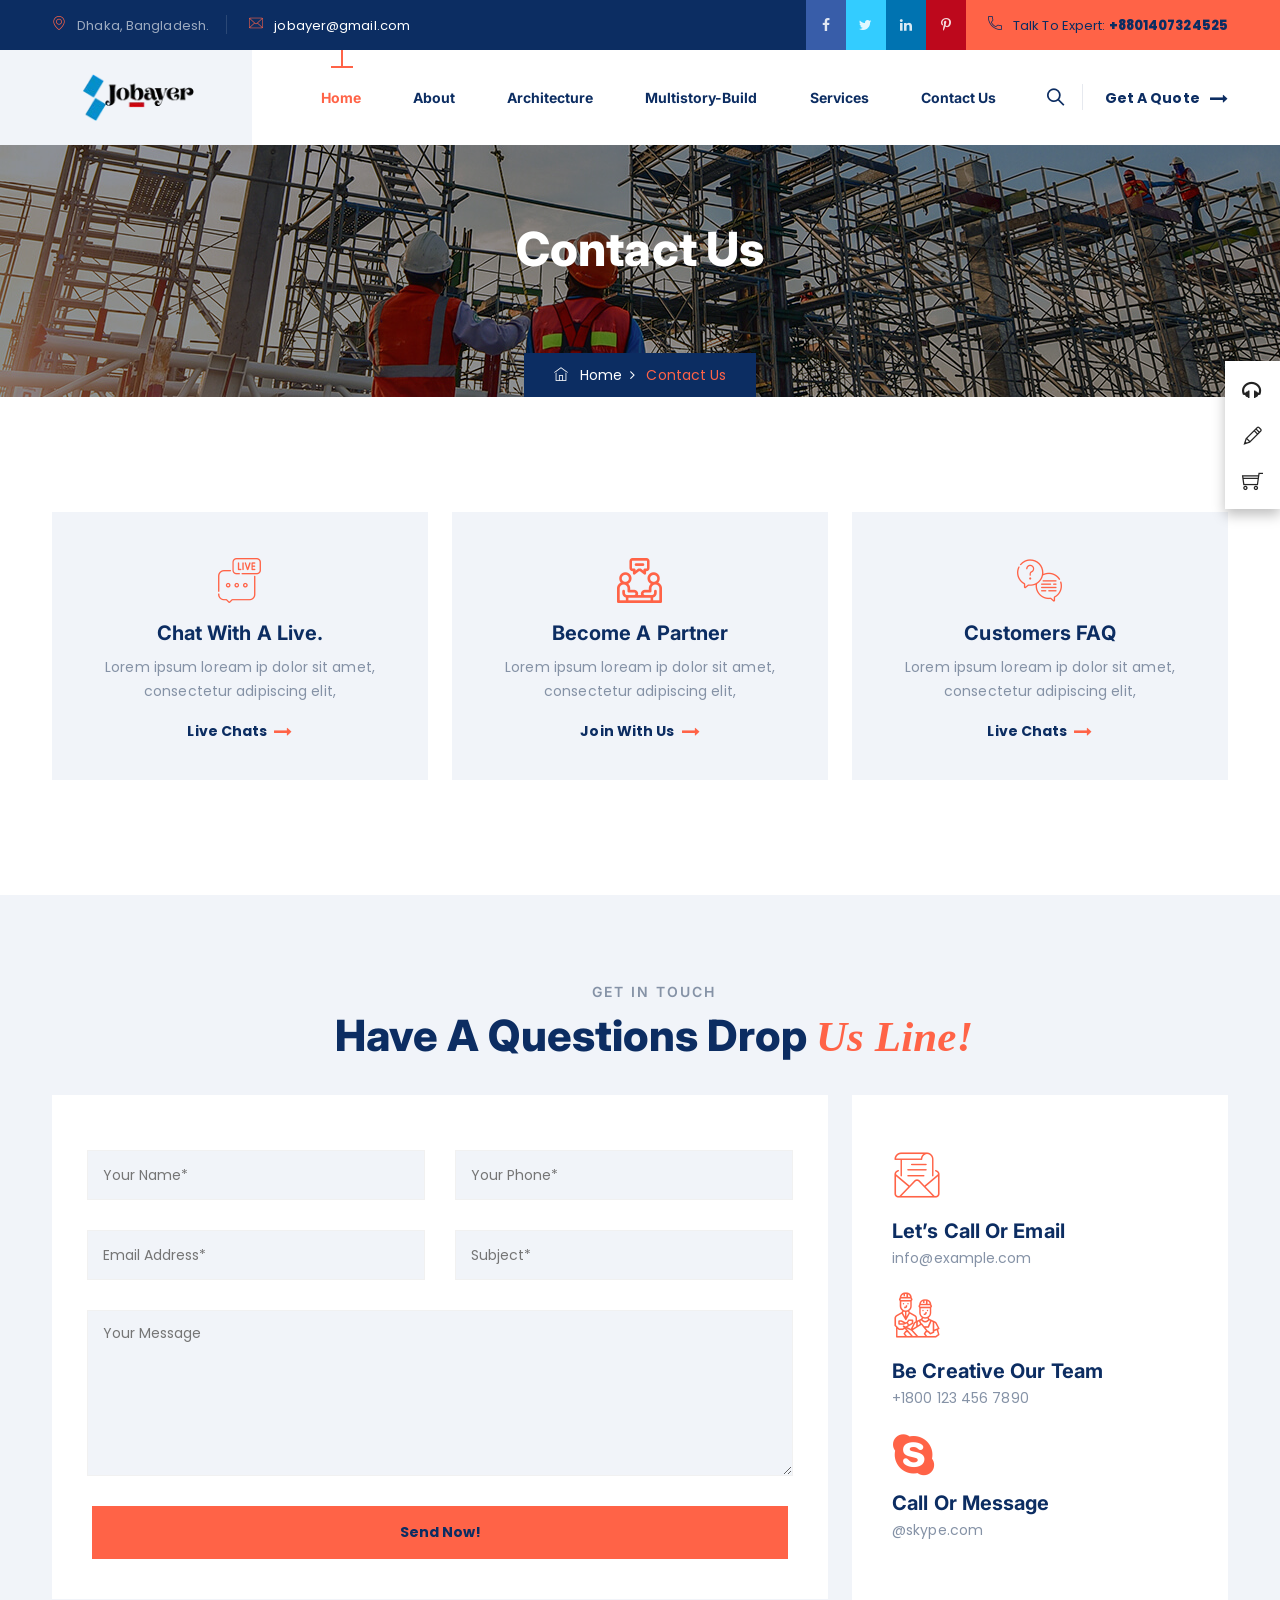
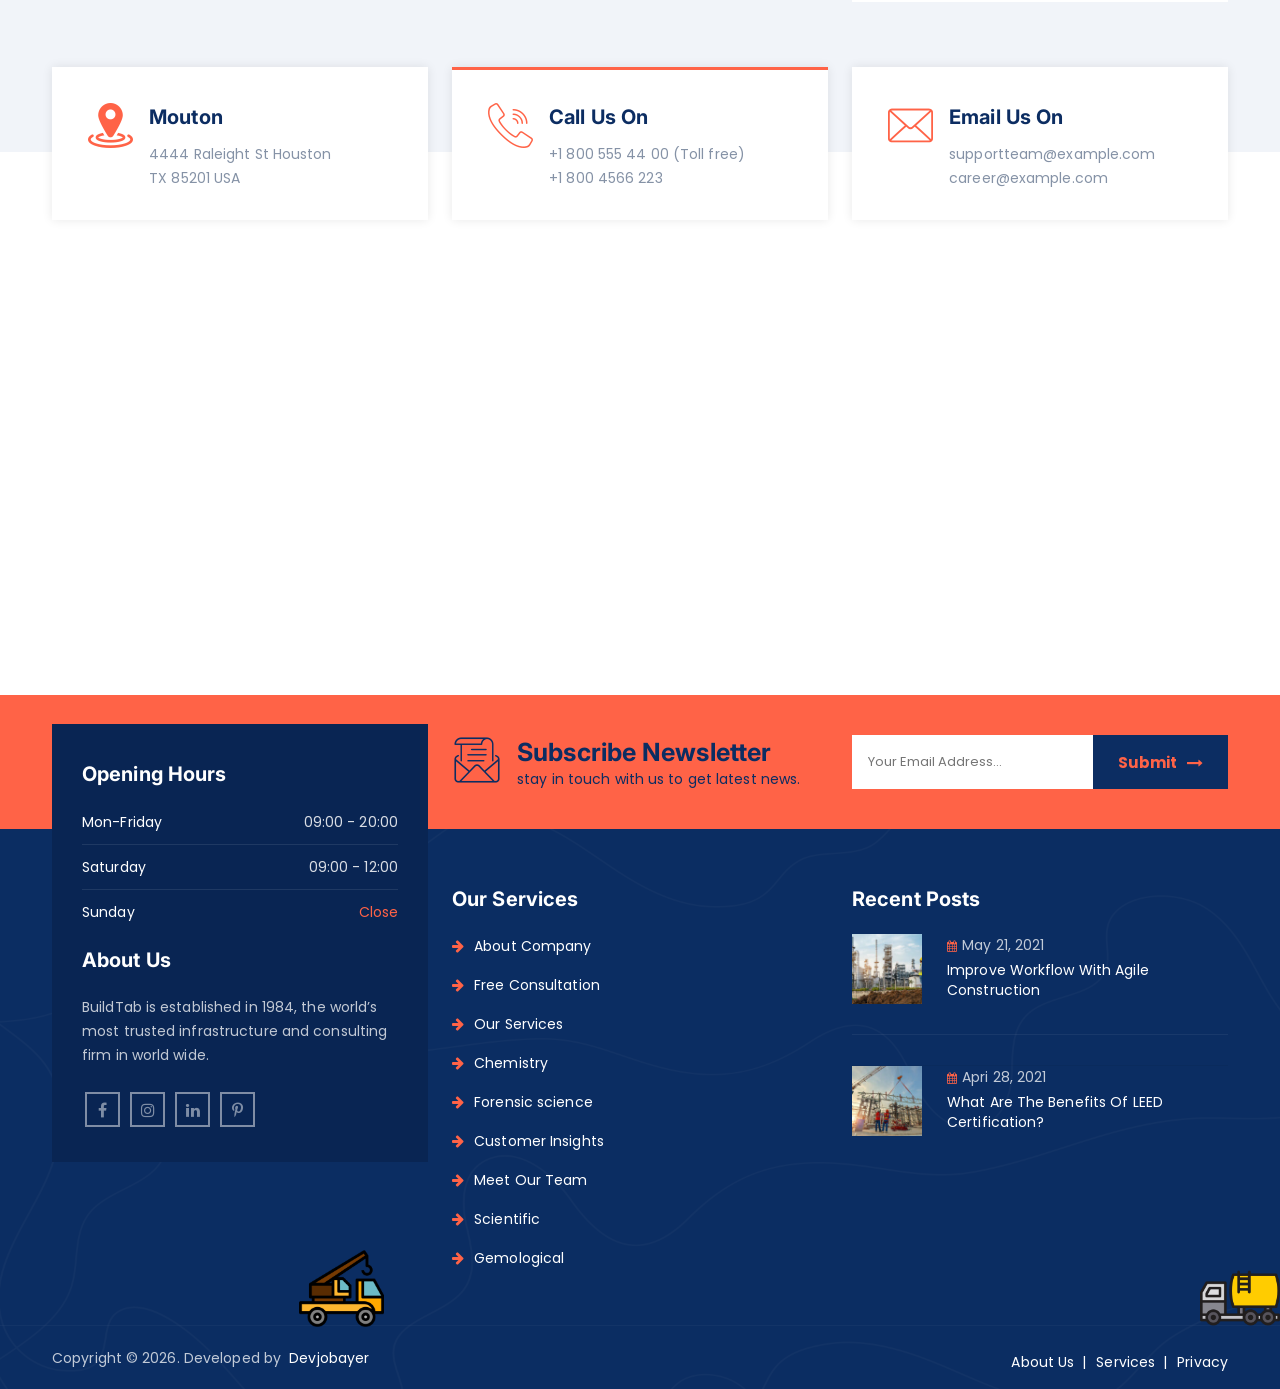
<file: contact.html>
<!DOCTYPE html>
<html lang="en">



<head>
    <meta charset="utf-8">
    <meta http-equiv="X-UA-Compatible" content="IE=edge">
    <meta name="keywords" content="HTML5 Template" />
    <meta name="keywords" content="BuildTab - Construction Firm Html Template, BuildTab - Construction Firm WordPress Theme, unlimited colors available, ui/ux, ui/ux design, best html template, html template, html, woocommerce, shopify, prestashop, eCommerce, react js, react template, JavaScript, best CSS theme,css3, elementor theme, latest premium themes 2024, latest premium templates 2024, Preyan Technosys Pvt.Ltd, cymol themes, themetech mount, Web 3.0, multi-theme, website theme and template, woocommerce, bootstrap template, web templates, responsive theme, business,   architecture, building firm, construction company, contractor, elementor, engineering, handyman services, industrial theme, property development, renovation building, construction, architecture design, interior design, renovation services, engineering, contractor, real estate, construction site">
    <meta name="description" content="Buildtab - HTML Template" />
    <meta name="author" content="https://www.themetechmount.com/" />
    <meta name="viewport" content="width=device-width, initial-scale=1">
    <title>Building & Construction</title>
    <link rel="shortcut icon" href="images/favicon.png" />
    <link rel="stylesheet" type="text/css" href="css/bootstrap.min.css" />
    <link rel="stylesheet" type="text/css" href="revolution/css/rs6.css" />
    <link rel="stylesheet" type="text/css" href="css/shortcodes.css" />
    <link rel="stylesheet" type="text/css" href="css/main.css" />
    <link rel="stylesheet" type="text/css" href="css/megamenu.css" />
    <link rel="stylesheet" type="text/css" href="css/responsive.css" />
</head>

<body>
    <!--page start-->
    <div class="page">
        <!--header start-->
        <header id="masthead" class="header ttm-header-style-01">
            <!-- topbar -->
            <div class="top_bar ttm-bgcolor-darkgrey clearfix">
                <div class="container">
                    <div class="row">
                        <div class="col-lg-12">
                            <div class="row">
                                <div class="col-lg-6">
                                    <div class="top_bar_contact_item">
                                        <div class="top_bar_icon"><i class="flaticon flaticon-placeholder"></i></div>
                                        <div class="top_bar_content">Dhaka, Bangladesh.</div>
                                    </div>
                                    <div class="top_bar_contact_item">
                                        <div class="top_bar_icon"><i class="flaticon flaticon-envelope"></i></div>
                                        <div class="top_bar_content"> <a href="mailto:info@example.com">jobayer@gmail.com</a></div>
                                    </div>
                                </div>
                                <div class="col-lg-6">
                                    <div class="contact-info">
                                        <div class="top_bar_contact_item top_bar_social ml-auto p-0">
                                            <ul class="social-icons d-flex">
                                                <li>
                                                    <a class="ttm-social-facebook" href="https://www.facebook.com/themetechMount18" rel="noopener" aria-label="facebook"><i class=" fa fa-facebook-f"></i></a></li>
                                                <li>
                                                    <a class="ttm-social-twitter" href="https://twitter.com/themetechmount" rel="noopener" aria-label="twitter"><i class="fa fa-twitter"></i></a></li>
                                                <li>
                                                    <a class="ttm-social-linkedin" href="https://www.linkedin.com/company/themetech-mount/" rel="noopener" aria-label="google"><i class="fa fa-linkedin"></i></a></li>
                                                <li>
                                                    <a class="ttm-social-pinteres" href="https://in.pinterest.com/themetechmount/_created/" rel="noopener" aria-label="google"><i class="fa fa-pinterest-p"></i></a></li>
                                            </ul>
                                        </div>
                                        <div class="top_bar_contact_item ttm-highlight-right">
                                            <div class="top_bar_icon"><i class="flaticon-phone-call"></i></div>
                                            <div class="top_bar_content"> Talk To Expert:
                                                <strong><a href="tel:143456789">+8801407324525</a></strong></div>
                                        </div>
                                    </div>
                                </div>
                            </div>
                        </div>
                    </div>
                </div>
            </div>
            <!-- topbar end -->
            <!-- site-header-menu -->
            <div id="site-header-menu" class="site-header-menu ttm-bgcolor-white">
                <div class="site-header-menu-inner ttm-stickable-header">
                    <div class="container">
                        <div class="row">
                            <div class="col-lg-12 ">
                                <!--site-navigation -->
                                <div class="site-navigation d-flex flex-row  justify-content-between align-items-center">
                                    <!-- site-branding -->
                                    <div class="site-branding ">
                                        <a class="home-link" href="index.html" title="Buildtab" rel="home">
                                            <img id="logo-img" height="45" width="175" class="img-fluid auto_size" src="images/logo-img.png" alt="logo-img">
                                        </a>
                                    </div><!-- site-branding end -->
                                    <div class=" d-flex flex-row ">
                                        <div class="btn-show-menu-mobile menubar menubar--squeeze">
                                            <span class="menubar-box">
                                                <span class="menubar-inner"></span>
                                            </span>
                                        </div>
                                        <!-- menu -->
                                        <nav class="main-menu menu-mobile" id="menu">
                                            <ul class="menu">
                                                <li class="mega-menu-item active">
                                                    <a href="index.html">Home</a>
                                                </li>
                                                <li>
                                                    <a href="about.html">About</a>
                                                </li>
                                                <li>
                                                    <a href="architecture.html">Architecture</a>
                                                </li>
                                                <li>
                                                    <a href="multistory-build.html">Multistory-Build</a>
                                                </li>
                                                <li>
                                                    <a href="services.html">Services</a>
                                                </li>
                                                <li>
                                                    <a href="contact.html">Contact us</a>
                                                </li>
                                            </ul>
                                        </nav><!-- menu end -->
                                        <div class="header_extra d-flex flex-row align-items-center justify-content-end">
                                            <div class="header_search">
                                                <a href="#" class="btn-default search_btn" rel="noopener" aria-label="searchbox"><i class="ti ti-search"></i></a>
                                                <div class="header_search_content">
                                                    <form id="searchbox" method="get" action="#">
                                                        <input class="search_query" type="text" id="search_query_top" name="s" placeholder="Type Word Then Enter.." value="">
                                                        <button type="submit" class="btn close-search" aria-label="searchbox-align"><i class="fa fa-search"></i></button>
                                                    </form>
                                                </div>
                                            </div>
                                            <div class="padding_left15">
                                                <div class="header_btn">
                                                    <a class="ttm-btn ttm-btn-size-md ttm-text-darkgrey btn-inline ttm-icon-btn-right" href="contact.html">Get A Quote
                                                        <i class="fa fa-long-arrow-right"></i></a>
                                                </div>
                                            </div>
                                        </div>
                                    </div>
                                </div><!-- site-navigation end-->
                            </div>
                        </div>
                    </div>
                </div>
            </div>
            <!-- site-header-menu end-->
        </header>
        <!--header end-->
        <!-- page-title -->
           <div class="ttm-page-title ttm-bg clearfix" style="background-image: url(images/contact.jpg);">
            <div class="container">
                <div class="row align-items-center">
                    <div class="col-lg-12">
                        <div class="ttm-page-title-row-inner">
                            <div class="page-title-heading">
                                <h2 class="title">Contact Us</h2>
                            </div>
                            <div class="breadcrumb-wrapper">
                                <span>
                                    <a title="Homepage" href="index.html">
                                        <i class="themifyicon ti-home"></i> &nbsp;
                                        Home</a>
                                </span>
                                <span>Contact Us</span>
                            </div>
                        </div>
                    </div>
                </div>
            </div>
        </div>
        <!-- page-title end -->
        <!--site-main start-->
        <div class="site-main">
            <!--contact-info-section-->
            <section class="ttm-row contact-info-section clearfix">
                <div class="container">
                    <div class="row">
                        <div class="col-lg-4 col-md-6">
                            <div class="featured-icon-box icon-align-top-content style8">
                                <div class="featured-icon">
                                    <div class="ttm-icon ttm-icon_element-onlytxt ttm-icon_element-color-skincolor ttm-icon_element-size-md">
                                        <i class="flaticon flaticon-live-chat"></i>
                                    </div>
                                </div>
                                <div class="featured-content">
                                    <div class="featured-title">
                                        <h3>Chat With A Live.</h3>
                                    </div>
                                    <div class="featured-desc">
                                        <p>Lorem ipsum loream ip dolor sit amet, consectetur adipiscing elit,</p>
                                    </div>
                                </div>
                                <a class="ttm-btn btn-inline ttm-btn-size-md ttm-icon-btn-right ttm-textcolor-darkgreycolor" href="#">Live Chats<i class="fa fa-long-arrow-right ttm-icon_element-color-skincolor"></i></a>
                            </div>
                        </div>
                        <div class="col-lg-4 col-md-6">
                            <div class="featured-icon-box icon-align-top-content style8">
                                <div class="featured-icon">
                                    <div class="ttm-icon ttm-icon_element-onlytxt ttm-icon_element-color-skincolor ttm-icon_element-size-md">
                                        <i class="flaticon flaticon-interview"></i>
                                    </div>
                                </div>
                                <div class="featured-content">
                                    <div class="featured-title">
                                        <h3>Become A Partner</h3>
                                    </div>
                                    <div class="featured-desc">
                                        <p>Lorem ipsum loream ip dolor sit amet, consectetur adipiscing elit,</p>
                                    </div>
                                </div>
                                <a class="ttm-btn btn-inline ttm-btn-size-md ttm-icon-btn-right ttm-textcolor-darkgreycolor" href="#">Join With Us<i class="fa fa-long-arrow-right ttm-icon_element-color-skincolor"></i></a>
                            </div>
                        </div>
                        <div class="col-lg-4 col-md-12">
                            <div class="featured-icon-box icon-align-top-content style8">
                                <div class="featured-icon">
                                    <div class="ttm-icon ttm-icon_element-onlytxt ttm-icon_element-color-skincolor ttm-icon_element-size-md">
                                        <i class="flaticon flaticon-chat"></i>
                                    </div>
                                </div>
                                <div class="featured-content">
                                    <div class="featured-title">
                                        <h3>Customers FAQ</h3>
                                    </div>
                                    <div class="featured-desc">
                                        <p>Lorem ipsum loream ip dolor sit amet, consectetur adipiscing elit,</p>
                                    </div>
                                </div>
                                <a class="ttm-btn btn-inline ttm-btn-size-md ttm-icon-btn-right ttm-textcolor-darkgreycolor" href="#">Live Chats<i class="fa fa-long-arrow-right ttm-icon_element-color-skincolor"></i></a>
                            </div>
                        </div>
                    </div>
                </div>
            </section>
            <!--contact-info-section-end-->
            <!--form-section-->
            <section class="ttm-row form-section ttm-bgcolor-grey clearfix">
                <div class="container">
                    <div class="row">
                        <div class="col-lg-12">
                            <!--section-title-->
                            <div class="section-title title-style-center_text margin_bottom30">
                                <div class="title-header">
                                    <h3>GET IN TOUCH</h3>
                                    <h2 class="title">Have A Questions Drop <span>Us Line!</span></h2>
                                </div>
                            </div>
                            <!--section-title-end-->
                        </div>
                    </div>
                    <div class="row">
                        <div class="col-lg-8">
                            <div class=" ttm-bgcolor-white p-40 res-991-margin_right0 ">
                                <form id="contact_form" class="wrap-form contact_form padding_top15" method="post" action="#">
                                    <div class="row ttm-boxes-spacing-30px">
                                        <div class="col-sm-6 ttm-box-col-wrapper">
                                            <label>
                                                <span class="text-input margin_bottom0"><input name="your-name" type="text" value="" placeholder="Your Name*" required="required"></span>
                                            </label>
                                        </div>
                                        <div class="col-sm-6 ttm-box-col-wrapper">
                                            <label>
                                                <span class="text-input margin_bottom0"><input name="Phone" type="text" value="" placeholder="Your Phone*" required="required"></span>
                                            </label>
                                        </div>
                                        <div class="col-sm-6 ttm-box-col-wrapper">
                                            <label>
                                                <span class="text-input margin_bottom0"><input name="Email" type="text" value="" placeholder="Email Address*" required="required"></span>
                                            </label>
                                        </div>
                                        <div class="col-sm-6 ttm-box-col-wrapper">
                                            <label>
                                                <span class="text-input margin_bottom0"><input name="Subject" type="text" value="" placeholder="Subject*" required="required"></span>
                                            </label>
                                        </div>
                                        <div class="col-sm-12 ttm-box-col-wrapper">
                                            <label>
                                                <span class="text-input margin_bottom0"><textarea name="your-message" cols="40" rows="6" placeholder="Your Message" aria-required="true"></textarea></span>
                                            </label>
                                        </div>
                                    </div>
                                    <div class="row">
                                        <div class="col-sm-12">
                                            <button class="submit ttm-btn ttm-btn-size-md ttm-btn-shape-square ttm-btn-style-fill ttm-btn-color-skincolor w-100" type="submit">Send Now!</button>
                                        </div>
                                    </div>
                                </form>
                            </div>
                        </div>
                        <div class="col-lg-4">
                            <div class="ttm-bgcolor-white p-40 res-991-margin_top30 ttm-bgcolor-white p-40 ">
                                <div class="featured-icon-box icon-align-top-content margin_bottom20 ">
                                    <div class="featured-icon">
                                        <div class="ttm-icon ttm-icon_element-onlytxt ttm-icon_element-color-skincolor ttm-icon_element-size-lg">
                                            <i class="flaticon flaticon-message"></i>
                                        </div>
                                    </div>
                                    <div class="featured-content pt-2">
                                        <div class="featured-title ">
                                            <h3 class="margin_bottom0">Let’s Call or Email</h3>
                                        </div>
                                        <div class="featured-desc">
                                            <p>info@example.com</p>
                                        </div>
                                    </div>
                                </div>
                                <div class="featured-icon-box icon-align-top-content margin_bottom20 ">
                                    <div class="featured-icon">
                                        <div class="ttm-icon ttm-icon_element-onlytxt ttm-icon_element-color-skincolor ttm-icon_element-size-lg">
                                            <i class="flaticon flaticon-design-team"></i>
                                        </div>
                                    </div>
                                    <div class="featured-content pt-2">
                                        <div class="featured-title ">
                                            <h3 class="margin_bottom0">Be Creative Our Team</h3>
                                        </div>
                                        <div class="featured-desc">
                                            <p>+1800 123 456 7890</p>
                                        </div>
                                    </div>
                                </div>
                                <div class="featured-icon-box icon-align-top-content margin_bottom20 ">
                                    <div class="featured-icon">
                                        <div class="ttm-icon ttm-icon_element-onlytxt ttm-icon_element-color-skincolor ttm-icon_element-size-lg">
                                            <i class="fa fa-skype"></i>
                                        </div>
                                    </div>
                                    <div class="featured-content pt-2">
                                        <div class="featured-title ">
                                            <h3 class="margin_bottom0">Call or Message</h3>
                                        </div>
                                        <div class="featured-desc">
                                            <p>@skype.com</p>
                                        </div>
                                    </div>
                                </div>
                            </div>
                        </div>
                    </div>
                </div>
            </section>
            <!--form-section-end-->
            <!--map-section-->
            <section class="ttm-row padding_zero-section mt_100 res-991-margin_top40 res-991-margin_bottom40 clearfix">
                <div class="container">
                    <div class="row">
                        <div class="col-lg-4 col-md-6">
                            <div class="featured-icon-box icon-align-before-content style9">
                                <div class="featured-icon">
                                    <div class="ttm-icon ttm-icon_element-onlytxt ttm-icon_element-color-skincolor ttm-icon_element-size-md">
                                        <i class="flaticon flaticon-location-1"></i>
                                    </div>
                                </div>
                                <div class="featured-content">
                                    <div class="featured-title">
                                        <h3>Mouton</h3>
                                    </div>
                                    <div class="featured-desc">
                                        <p>4444 Raleight St Houston <br> TX 85201 USA</p>
                                    </div>
                                </div>
                            </div>
                        </div>
                        <div class="col-lg-4 col-md-6">
                            <div class="featured-icon-box icon-align-before-content style9 active">
                                <div class="featured-icon">
                                    <div class="ttm-icon ttm-icon_element-onlytxt ttm-icon_element-color-skincolor ttm-icon_element-size-md">
                                        <i class="flaticon flaticon-call-1"></i>
                                    </div>
                                </div>
                                <div class="featured-content">
                                    <div class="featured-title">
                                        <h3>Call us on</h3>
                                    </div>
                                    <div class="featured-desc">
                                        <p>+1 800 555 44 00 (Toll free) <br> +1 800 4566 223</p>
                                    </div>
                                </div>
                            </div>
                        </div>
                        <div class="col-lg-4 col-md-12">
                            <div class="featured-icon-box icon-align-before-content style9">
                                <div class="featured-icon">
                                    <div class="ttm-icon ttm-icon_element-onlytxt ttm-icon_element-color-skincolor ttm-icon_element-size-md">
                                        <i class="flaticon flaticon-envelope"></i>
                                    </div>
                                </div>
                                <div class="featured-content">
                                    <div class="featured-title">
                                        <h3>Email Us On</h3>
                                    </div>
                                    <div class="featured-desc">
                                        <p>supportteam@example.com <br> career@example.com</p>
                                    </div>
                                </div>
                            </div>
                        </div>
                    </div>
                </div>
            </section>
            <!--map-section-end-->
            <div id="google_map" class="google_map mt_90 res-991-margin_top0">
                <div class="map_container clearfix">
                    <div id="map">
                        <iframe src="https://www.google.com/maps/embed?pb=!1m18!1m12!1m3!1d2481.242931146893!2d-0.08187978422864274!3d51.54544427964142!2m3!1f0!2f0!3f0!3m2!1i1024!2i768!4f13.1!3m3!1m2!1s0x48761c903640c869%3A0xe9bd89dfec683ad1!2sTottenham%20Rd%2C%20London%2C%20UK!5e0!3m2!1sen!2sin!4v1616562073091!5m2!1sen!2sin" height="550" width="100"></iframe>
                    </div>
                </div>
            </div>
        </div>
        <!--site-main end-->
        <!--footer start-->
        <footer class="footer widget-footer clearfix">
            <div class="first-footer">
                <div class="container">
                    <div class="row">
                        <div class="col-xs-12 col-sm-12 col-md-12 col-lg-4 widget-area">
                        </div>
                        <div class="col-xs-12 col-sm-12 col-md-12 col-lg-4 widget-area">
                            <div class="featured-icon-box icon-align-before-content">
                                <div class="featured-icon">
                                    <div class="ttm-icon ttm-icon_element-onlytxt ttm-icon_element-color-darkgrey ttm-icon_element-size-lg">
                                        <i class="flaticon flaticon-message"></i>
                                    </div>
                                </div>
                                <div class="featured-content">
                                    <div class="featured-title">
                                        <h3>Subscribe Newsletter</h3>
                                    </div>
                                    <div class="featured-desc">
                                        <p>stay in touch with us to get latest news.</p>
                                    </div>
                                </div>
                            </div>
                        </div>
                        <div class="col-xs-12 col-sm-12 col-md-12 col-lg-4 widget-area">
                            <div class="widget newsletter_widget clearfix res-991-padding_top30">
                                <form id="subscribe-form" class="newsletter-form" method="post" action="#" data-mailchimp="true">
                                    <div class="mailchimp-inputbox clearfix" id="subscribe-content">
                                        <p><input type="email" name="email" placeholder="Your Email Address..." required=""></p>
                                        <button class="submit ttm-btn ttm-btn-size-md ttm-btn-shape-square ttm-btn-style-fill ttm-btn-color-darkgrey" type="submit">Submit<i class="fa fa-long-arrow-right"></i></button>
                                    </div>
                                    <div id="subscribe-msg"></div>
                                </form>
                            </div>
                        </div>
                    </div>
                </div>
            </div>
            <div class="second-footer ttm-bgimage-yes bg-footer ttm-bg ttm-bgcolor-darkgrey">
                <div class="ttm-row-wrapper-bg-layer ttm-bg-layer"></div>
                <div class="container">
                    <div class="row">
                        <div class="col-xs-12 col-sm-6 col-md-6 col-lg-4 widget-area">
                            <div class="widget-latest-tweets mt_140 res-991-margin_top0 clearfix">
                                <div class="widgte-text">
                                    <div class="widgte-title">
                                        <h4>Opening Hours</h4>
                                    </div>
                                    <ul class="ttm-timelist-block">
                                        <li>Mon-Friday<span class="service-time">09:00 - 20:00</span></li>
                                        <li>Saturday<span class="service-time">09:00 - 12:00</span></li>
                                        <li>Sunday <span class="sundaylist">Close</span></li>
                                    </ul>
                                    <div class="widgte-title">
                                        <h4>About Us</h4>
                                    </div>
                                    <div class="">
                                        <p>BuildTab is established in 1984, the world’s most trusted infrastructure and consulting firm in world wide.</p>
                                    </div>
                                    <div class="widget_social padding_top10 clearfix">
                                        <div class="social-icons">
                                            <ul class="social-icons list-inline">
                                                <li><a class="tooltip-top" href="https://www.facebook.com/themetechMount18" rel="noopener" aria-label="facebook" data-tooltip="Facebook">
                                                        <i class="fa fa-facebook"></i></a></li>
                                                <li><a class="tooltip-top" href="https://www.instagram.com/theme_tech_mount/" rel="noopener" aria-label="instagram" data-tooltip="instagram">
                                                        <i class="fa fa-instagram"></i></a></li>
                                                <li><a class="tooltip-top" href="https://www.linkedin.com/company/themetech-mount/" rel="noopener" aria-label="linkedin" data-tooltip="linkedin">
                                                        <i class="fa fa-linkedin"></i></a></li>
                                                <li><a class="tooltip-top" href="https://in.pinterest.com/themetechmount/_created/" rel="noopener" aria-label="pinterest" data-tooltip="Linkedin"><i class="fa fa-pinterest-p"></i></a></li>
                                            </ul>
                                        </div>
                                    </div>
                                </div>
                            </div>
                        </div>
                        <div class="col-xs-12 col-sm-6 col-md-6 col-lg-4 widget-area">
                            <div class="widget widget_nav_menu clearfix">
                                <h3 class="widget-title">Our Services</h3>
                                <ul id="menu-footer-quick-links">
                                    <li><a href="#"> <i class="fa fa-arrow-right"></i>About Company</a></li>
                                    <li><a href="#"><i class="fa fa-arrow-right"></i>Free Consultation</a></li>
                                    <li><a href="#"><i class="fa fa-arrow-right"></i>Our Services</a></li>
                                    <li><a href="#"><i class="fa fa-arrow-right"></i>Chemistry</a></li>
                                    <li><a href="#"><i class="fa fa-arrow-right"></i>Forensic science</a></li>
                                    <li><a href="#"><i class="fa fa-arrow-right"></i>Customer Insights</a></li>
                                    <li><a href="#"><i class="fa fa-arrow-right"></i>Meet Our Team</a></li>
                                    <li><a href="#"><i class="fa fa-arrow-right"></i>Scientific</a></li>
                                    <li><a href="#"><i class="fa fa-arrow-right"></i>Gemological</a></li>
                                </ul>
                            </div>
                        </div>
                        <div class="col-xs-12 col-sm-6 col-md-6 col-lg-4 widget-area">
                            <div class="widget widget-recent-post clearfix">
                                <h3 class="widget-title">Recent Posts</h3>
                                <ul class="widget-post ttm-recent-post-list">
                                    <li>
                                        <a href="blog-right-sidebar.html"><img class="img-fluid" src="images/blog/b_thumbb-01.jpg" alt="post-img"></a>
                                        <div class="post-detail">
                                            <span class="post-date"><i class="fa fa-calendar"></i>May 21, 2021</span>
                                            <a href="blog-right-sidebar.html">Improve Workflow With Agile <br> Construction</a>
                                        </div>
                                    </li>
                                    <li>
                                        <a href="blog-right-sidebar.html"><img class="img-fluid" src="images/blog/b_thumbb-02.jpg" alt="post-img"></a>
                                        <div class="post-detail">
                                            <span class="post-date"><i class="fa fa-calendar"></i>Apri 28, 2021</span>
                                            <a href="blog-right-sidebar.html">What Are The Benefits Of LEED <br> Certification?</a>
                                        </div>
                                    </li>
                                </ul>
                            </div>
                        </div>
                    </div>
                </div>
                <div class="bottom-footer-text ttm-bg copyright">
                    <div class="container">
                        <div class="row">
                            <div class="col-sm-6">
                                <div class="text-left">
                                    <span class="cpy-text"> Copyright © 2026. <a href="#" class=" font-weight-500"></a> Developed by &nbsp;<a href="https://themetechmount.com/">Devjobayer</a></span>
                                </div>
                            </div>
                            <div class="col-sm-6">
                                <ul class="footer-nav-menu text-end">
                                    <li><a href="about.html">About Us</a></li>
                                    <li><a href="contact.html">Services</a></li>
                                    <li><a href="contact.html">Privacy</a></li>
                                </ul>
                            </div>
                        </div>
                    </div>
                </div>
            </div>
        </footer>
        <!--footer end-->
        <!--back-to-top start-->
        <a id="totop" href="#top">
            <i class="fa fa-angle-up"></i>
        </a>
        <!--back-to-top end-->
    </div><!-- page end -->
    <!-- Javascript -->
    <script src="js/jquery-3.7.1.min.js"></script>
    <script src="js/jquery-migrate-3.4.1.min.js"></script>
    <script src="js/bootstrap.bundle.min.js"></script>
    <script src="js/jquery.easing.js"></script>
    <script src="js/jquery-waypoints.js"></script>
    <script src="js/jquery-validate.js"></script>
    <script src="js/jquery.prettyPhoto.js"></script>
    <script src="js/slick.min.js"></script>
    <script src="js/numinate.min.js"></script>
    <script src="js/imagesloaded.min.js"></script>
    <script src="js/jquery-isotope.js"></script>
    <script src="revolution/js/rbtools.min.js"></script>
    <script src="revolution/js/rs6.min.js"></script>
    <script src="revolution/js/slider.js"></script>
    <script src="js/main.js"></script>
    <!-- Javascript end-->
</body>



</html>
</file>
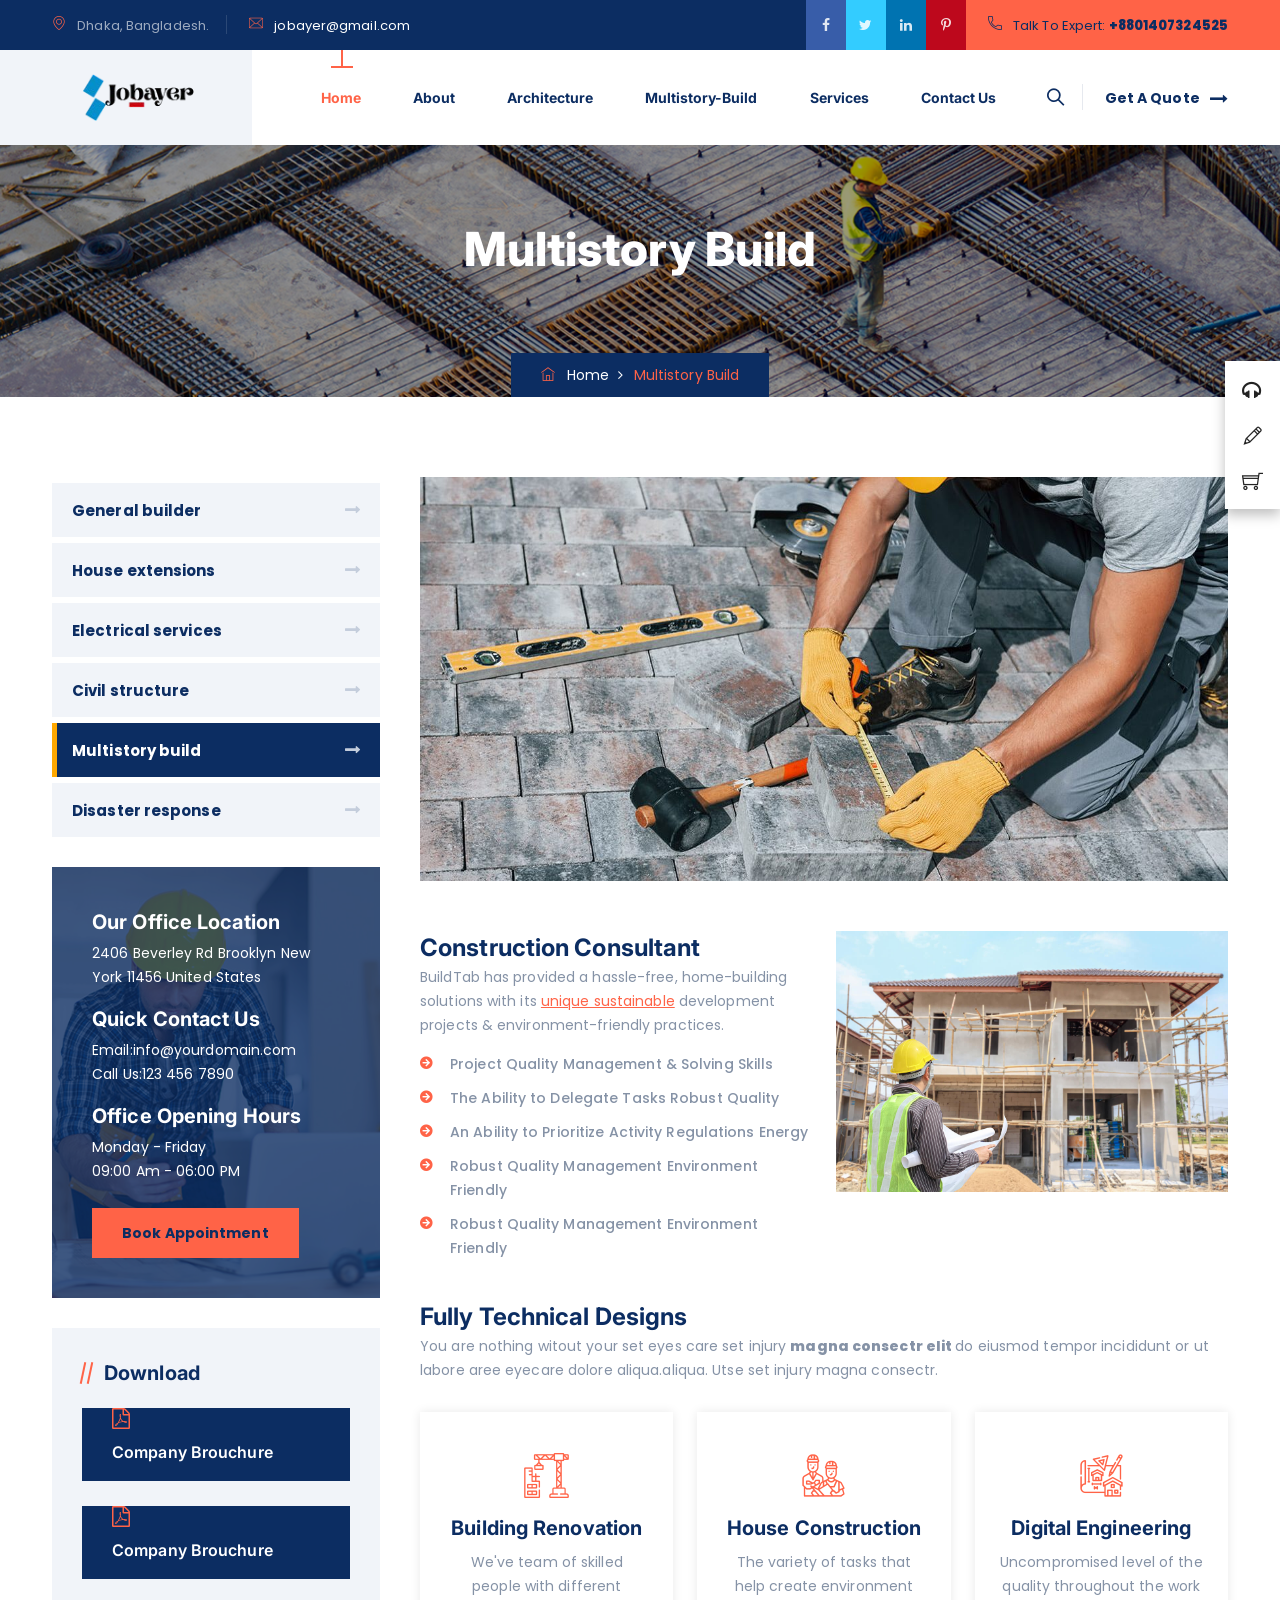
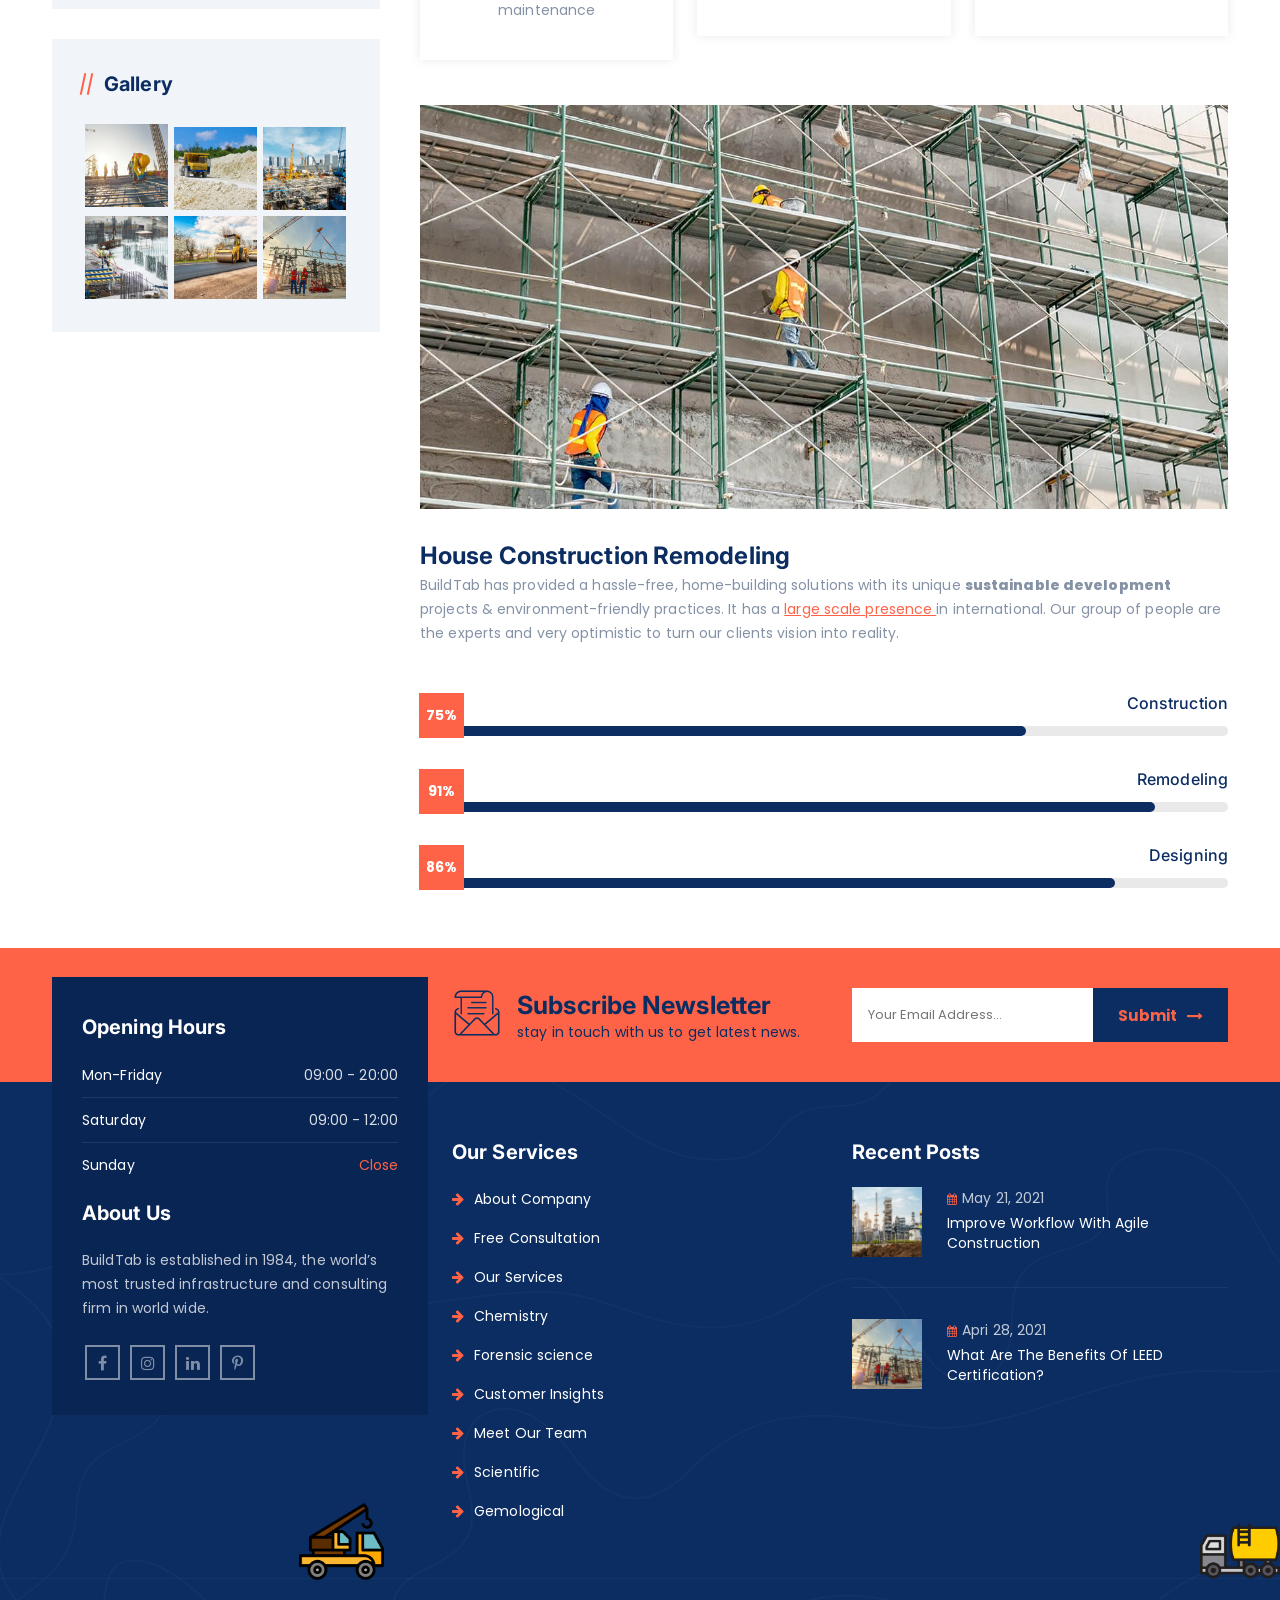
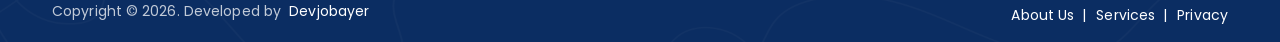
<file: multistory-build.html>
<!DOCTYPE html>
<html lang="en">



<head>
    <meta charset="utf-8">
    <meta http-equiv="X-UA-Compatible" content="IE=edge">
    <meta name="keywords" content="HTML5 Template" />
    <meta name="keywords" content="BuildTab - Construction Firm Html Template, BuildTab - Construction Firm WordPress Theme, unlimited colors available, ui/ux, ui/ux design, best html template, html template, html, woocommerce, shopify, prestashop, eCommerce, react js, react template, JavaScript, best CSS theme,css3, elementor theme, latest premium themes 2024, latest premium templates 2024, Preyan Technosys Pvt.Ltd, cymol themes, themetech mount, Web 3.0, multi-theme, website theme and template, woocommerce, bootstrap template, web templates, responsive theme, business,   architecture, building firm, construction company, contractor, elementor, engineering, handyman services, industrial theme, property development, renovation building, construction, architecture design, interior design, renovation services, engineering, contractor, real estate, construction site">
    <meta name="description" content="Buildtab - HTML Template" />
    <meta name="author" content="https://www.themetechmount.com/" />
    <meta name="viewport" content="width=device-width, initial-scale=1">
    <title>Building & Construction</title>
    <link rel="shortcut icon" href="images/favicon.png" />
    <link rel="stylesheet" type="text/css" href="css/bootstrap.min.css" />
    <link rel="stylesheet" type="text/css" href="revolution/css/rs6.css" />
    <link rel="stylesheet" type="text/css" href="css/shortcodes.css" />
    <link rel="stylesheet" type="text/css" href="css/main.css" />
    <link rel="stylesheet" type="text/css" href="css/megamenu.css" />
    <link rel="stylesheet" type="text/css" href="css/responsive.css" />
</head>

<body>
    <!--page start-->
    <div class="page ttm-sidebar-true">
        <!--header start-->
        <header id="masthead" class="header ttm-header-style-01">
            <!-- topbar -->
            <div class="top_bar ttm-bgcolor-darkgrey clearfix">
                <div class="container">
                    <div class="row">
                        <div class="col-lg-12">
                            <div class="row">
                                <div class="col-lg-6">
                                    <div class="top_bar_contact_item">
                                        <div class="top_bar_icon"><i class="flaticon flaticon-placeholder"></i></div>
                                        <div class="top_bar_content">Dhaka, Bangladesh.</div>
                                    </div>
                                    <div class="top_bar_contact_item">
                                        <div class="top_bar_icon"><i class="flaticon flaticon-envelope"></i></div>
                                        <div class="top_bar_content"> <a href="mailto:info@example.com">jobayer@gmail.com</a></div>
                                    </div>
                                </div>
                                <div class="col-lg-6">
                                    <div class="contact-info">
                                        <div class="top_bar_contact_item top_bar_social ml-auto p-0">
                                            <ul class="social-icons d-flex">
                                                <li>
                                                    <a class="ttm-social-facebook" href="https://www.facebook.com/themetechMount18" rel="noopener" aria-label="facebook"><i class=" fa fa-facebook-f"></i></a></li>
                                                <li>
                                                    <a class="ttm-social-twitter" href="https://twitter.com/themetechmount" rel="noopener" aria-label="twitter"><i class="fa fa-twitter"></i></a></li>
                                                <li>
                                                    <a class="ttm-social-linkedin" href="https://www.linkedin.com/company/themetech-mount/" rel="noopener" aria-label="google"><i class="fa fa-linkedin"></i></a></li>
                                                <li>
                                                    <a class="ttm-social-pinteres" href="https://in.pinterest.com/themetechmount/_created/" rel="noopener" aria-label="google"><i class="fa fa-pinterest-p"></i></a></li>
                                            </ul>
                                        </div>
                                        <div class="top_bar_contact_item ttm-highlight-right">
                                            <div class="top_bar_icon"><i class="flaticon-phone-call"></i></div>
                                            <div class="top_bar_content"> Talk To Expert:
                                                <strong><a href="tel:143456789">+8801407324525</a></strong></div>
                                        </div>
                                    </div>
                                </div>
                            </div>
                        </div>
                    </div>
                </div>
            </div>
            <!-- topbar end -->
            <!-- site-header-menu -->
            <div id="site-header-menu" class="site-header-menu ttm-bgcolor-white">
                <div class="site-header-menu-inner ttm-stickable-header">
                    <div class="container">
                        <div class="row">
                            <div class="col-lg-12 ">
                                <!--site-navigation -->
                                <div class="site-navigation d-flex flex-row  justify-content-between align-items-center">
                                    <!-- site-branding -->
                                    <div class="site-branding ">
                                        <a class="home-link" href="index.html" title="Buildtab" rel="home">
                                            <img id="logo-img" height="45" width="175" class="img-fluid auto_size" src="images/logo-img.png" alt="logo-img">
                                        </a>
                                    </div><!-- site-branding end -->
                                    <div class=" d-flex flex-row ">
                                        <div class="btn-show-menu-mobile menubar menubar--squeeze">
                                            <span class="menubar-box">
                                                <span class="menubar-inner"></span>
                                            </span>
                                        </div>
                                        <!-- menu -->
                                        <nav class="main-menu menu-mobile" id="menu">
                                            <ul class="menu">
                                                <li class="mega-menu-item active">
                                                    <a href="index.html">Home</a>
                                                </li>
                                                <li>
                                                    <a href="about.html">About</a>
                                                </li>
                                                <li>
                                                    <a href="architecture.html">Architecture</a>
                                                </li>
                                                <li>
                                                    <a href="multistory-build.html">Multistory-Build</a>
                                                </li>
                                                <li>
                                                    <a href="services.html">Services</a>
                                                </li>
                                                <li>
                                                    <a href="contact.html">Contact us</a>
                                                </li>
                                            </ul>
                                        </nav><!-- menu end -->
                                        <div class="header_extra d-flex flex-row align-items-center justify-content-end">
                                            <div class="header_search">
                                                <a href="#" class="btn-default search_btn" rel="noopener" aria-label="searchbox"><i class="ti ti-search"></i></a>
                                                <div class="header_search_content">
                                                    <form id="searchbox" method="get" action="#">
                                                        <input class="search_query" type="text" id="search_query_top" name="s" placeholder="Type Word Then Enter.." value="">
                                                        <button type="submit" class="btn close-search" aria-label="searchbox-align"><i class="fa fa-search"></i></button>
                                                    </form>
                                                </div>
                                            </div>
                                            <div class="padding_left15">
                                                <div class="header_btn">
                                                    <a class="ttm-btn ttm-btn-size-md ttm-text-darkgrey btn-inline ttm-icon-btn-right" href="contact.html">Get A Quote
                                                        <i class="fa fa-long-arrow-right"></i></a>
                                                </div>
                                            </div>
                                        </div>
                                    </div>
                                </div><!-- site-navigation end-->
                            </div>
                        </div>
                    </div>
                </div>
            </div>
            <!-- site-header-menu end-->
        </header>
        <!--header end-->
        <!-- page-title -->
        <div class="ttm-page-title-row ttm-bg ttm-bgimage-yes ttm-bgcolor-dark clearfix">
            <div class="ttm-row-wrapper-bg-layer ttm-bg-layer"></div>
            <div class="container">
                <div class="row align-items-center">
                    <div class="col-lg-12">
                        <div class="ttm-page-title-row-inner">
                            <div class="page-title-heading">
                                <h2 class="title">Multistory Build</h2>
                            </div>
                            <div class="breadcrumb-wrapper">
                                <span>
                                    <a title="Homepage" href="index.html">
                                        <i class="themifyicon ti-home"></i> &nbsp;
                                        Home</a>
                                </span>
                                <span>Multistory Build</span>
                            </div>
                        </div>
                    </div>
                </div>
            </div>
        </div>
        <!-- page-title end -->
        <!--site-main start-->
        <div class="site-main">
            <div class="ttm-row sidebar ttm-sidebar-left clearfix">
                <div class="container">
                    <!-- row -->
                    <div class="row">
                        <div class="col-lg-4 widget-area sidebar-left">
                            <aside class="widget widget-nav-menu">
                                <ul>
                                    <li><a href="general-builder.html">General builder</a></li>
                                    <li><a href="house-extensions.html">House extensions</a></li>
                                    <li><a href="electrical-services.html">Electrical services</a></li>
                                    <li><a href="civil-structure.html">Civil structure</a></li>
                                    <li class="active"><a href="multistory-build.html">Multistory build</a></li>
                                    <li><a href="disaster-response.html">Disaster response</a></li>
                                </ul>
                            </aside>
                            <aside class="widget widget-banner">
                                <div class="ttm-col-bgcolor-yes ttm-bgcolor-darkgrey col-bg-img-nine ttm-col-bgimage-yes ttm-bg">
                                    <div class="ttm-col-wrapper-bg-layer ttm-bg-layer">
                                        <div class="ttm-col-wrapper-bg-layer-inner"></div>
                                    </div>
                                    <div class="layer-content">
                                        <div class="widget-banner-inner">
                                            <h3>Our Office Location</h3>
                                            <p>2406 Beverley Rd Brooklyn New York 11456 United States</p>
                                            <h3>Quick Contact Us</h3>
                                            <p class="mb-0">Email:info@yourdomain.com</p>
                                            <p>Call Us:123 456 7890</p>
                                            <h3>Office Opening Hours</h3>
                                            <p class="mb-0">Monday - Friday</p>
                                            <p>09:00 Am - 06:00 PM</p>
                                            <a class="ttm-btn ttm-btn-size-md ttm-btn-shape-square ttm-btn-style-fill ttm-btn-color-skincolor  margin_top10" href="contact-us.html">Book Appointment</a>
                                        </div>
                                    </div>
                                </div>
                            </aside>
                            <aside class="widget widget-download with-title">
                                <h2 class="title"> Download </h2>
                                <div class="download_block">
                                    <div class="download_img_icon">
                                        <a href="#" target="_blank">
                                            <i class="fa fa-file-pdf-o"></i></a>
                                    </div>
                                   <a href="#" target="_blank">
                                    <h2 class="fs-16">Company Brouchure</h2>
                                    </a>
                                </div>
                                <div class="download_block">
                                    <div class="download_img_icon">
                                        <a href="#" target="_blank">
                                            <i class="fa fa-file-pdf-o"></i></a>
                                    </div>
                                    <a href="#" target="_blank">
                                    <h2 class="fs-16">Company Brouchure</h2>
                                    </a>
                                </div>
                            </aside>
                            <aside class="widget contact-widget with-title widget_img_gellary clearfix">
                                <h2 class="title">Gallery</h2>
                                <ul>
                                    <li>
                                        <a class="ttm_prettyphoto " title="general-builder" data-rel="prettyPhoto" rel="prettyPhoto[coregallery]" href="images/portfolio/post01.jpg">
                                            <img class="img-fluid" src="images/portfolio/portfolio-01-150x150.jpg" alt=""></a>
                                    </li>
                                    <li>
                                        <a class="ttm_prettyphoto " title="general-builder" data-rel="prettyPhoto" rel="prettyPhoto[coregallery]" href="images/portfolio/post02.jpg">
                                            <img class="img-fluid" src="images/portfolio/portfolio-02-150x150.jpg" alt=""></a>
                                    </li>
                                    <li>
                                        <a class="ttm_prettyphoto " title="general-builder" data-rel="prettyPhoto" rel="prettyPhoto[coregallery]" href="images/portfolio/post03.jpg">
                                            <img class="img-fluid" src="images/portfolio/portfolio-03-150x150.jpg" alt=""></a>
                                    </li>
                                    <li>
                                        <a class="ttm_prettyphoto " title="general-builder" data-rel="prettyPhoto" rel="prettyPhoto[coregallery]" href="images/portfolio/post04.jpg">
                                            <img class="img-fluid" src="images/portfolio/portfolio-04-150x150.jpg" alt=""></a>
                                    </li>
                                    <li>
                                        <a class="ttm_prettyphoto " title="general-builder" data-rel="prettyPhoto" rel="prettyPhoto[coregallery]" href="images/portfolio/post05.jpg">
                                            <img class="img-fluid" src="images/portfolio/portfolio-05-150x150.jpg" alt=""></a>
                                    </li>
                                    <li>
                                        <a class="ttm_prettyphoto " title="general-builder" data-rel="prettyPhoto" rel="prettyPhoto[coregallery]" href="images/portfolio/post06.jpg">
                                            <img class="img-fluid" src="images/portfolio/portfolio-06-150x150.jpg" alt=""></a>
                                    </li>
                                </ul>
                            </aside>
                        </div>
                        <div class="col-lg-8 content-area">
                            <div class="ttm-service-single-content-area">
                                <div class="ttm-service-description">
                                    <div class="padding_bottom50">
                                        <div class="ttm_fatured_image-wrapper">
                                            <img class="img-fluid" src="images/services/multistory-build.jpg" alt="services-1">
                                        </div>
                                    </div>
                                    <div class="row">
                                        <div class="col-sm-6">
                                            <h3>Construction Consultant</h3>
                                            <p>BuildTab has provided a hassle-free, home-building solutions with its <u class="ttm-textcolor-skincolor">unique sustainable</u> development projects & environment-friendly practices.</p>
                                            <ul class="ttm-list ttm-list-style-icon d-grid ttm-list-icon-color-skincolor">
                                                <li><i class="fa fa-arrow-circle-right"></i><span class="ttm-list-li-content">Project Quality Management &amp; Solving Skills</span></li>
                                                <li><i class="fa fa-arrow-circle-right"></i><span class="ttm-list-li-content">The Ability to Delegate Tasks Robust Quality</span></li>
                                                <li><i class="fa fa-arrow-circle-right"></i><span class="ttm-list-li-content">An Ability to Prioritize Activity Regulations Energy</span></li>
                                                <li><i class="fa fa-arrow-circle-right"></i><span class="ttm-list-li-content">Robust Quality Management Environment Friendly</span></li>
                                                <li><i class="fa fa-arrow-circle-right"></i><span class="ttm-list-li-content">Robust Quality Management Environment Friendly</span></li>
                                            </ul>
                                        </div>
                                        <div class="col-sm-6">
                                            <div class="ttm_fatured_image-wrapper">
                                                <img class="img-fluid" src="images/services/multistory-build-01.jpg" alt="services-1">
                                            </div>
                                        </div>
                                    </div>
                                    <div class="padding_top30">
                                        <h3>Fully Technical Designs</h3>
                                        <p>You are nothing witout your set eyes care set injury <strong> magna consectr elit </strong> do eiusmod tempor incididunt or ut labore aree eyecare dolore aliqua.aliqua. Utse set injury magna consectr.</p>
                                    </div>
                                    <div class="row">
                                        <div class="col-lg-12">
                                            <div class="row">
                                                <div class="col-lg-4 col-md-6">
                                                    <div class="featured-icon-box icon-align-top-content style7">
                                                        <div class="featured-icon">
                                                            <div class="ttm-icon ttm-icon_element-onlytxt ttm-icon_element-color-skincolor ttm-icon_element-size-md">
                                                                <i class="flaticon flaticon-crane"></i>
                                                            </div>
                                                        </div>
                                                        <div class="featured-content">
                                                            <div class="featured-title">
                                                                <h3>Building Renovation</h3>
                                                            </div>
                                                            <div class="featured-desc">
                                                                <p>We've team of skilled people with different maintenance</p>
                                                            </div>
                                                        </div>
                                                    </div>
                                                </div>
                                                <div class="col-lg-4 col-md-6">
                                                    <div class="featured-icon-box icon-align-top-content style7">
                                                        <div class="featured-icon">
                                                            <div class="ttm-icon ttm-icon_element-onlytxt ttm-icon_element-color-skincolor ttm-icon_element-size-md">
                                                                <i class="flaticon flaticon-design-team"></i>
                                                            </div>
                                                        </div>
                                                        <div class="featured-content">
                                                            <div class="featured-title">
                                                                <h3>House Construction</h3>
                                                            </div>
                                                            <div class="featured-desc">
                                                                <p>The variety of tasks that help create environment</p>
                                                            </div>
                                                        </div>
                                                    </div>
                                                </div>
                                                <div class="col-lg-4">
                                                    <div class="featured-icon-box icon-align-top-content style7">
                                                        <div class="featured-icon">
                                                            <div class="ttm-icon ttm-icon_element-onlytxt ttm-icon_element-color-skincolor ttm-icon_element-size-md">
                                                                <i class="flaticon flaticon-architecture"></i>
                                                            </div>
                                                        </div>
                                                        <div class="featured-content">
                                                            <div class="featured-title">
                                                                <h3>Digital Engineering</h3>
                                                            </div>
                                                            <div class="featured-desc">
                                                                <p>Uncompromised level of the quality throughout the work</p>
                                                            </div>
                                                        </div>
                                                    </div>
                                                </div>
                                            </div>
                                        </div>
                                    </div>
                                    <div class="padding_bottom20 padding_top30">
                                        <div class="ttm_fatured_image-wrapper">
                                            <img class="img-fluid" src="images/services/multistory-build-02.jpg" alt="services-1">
                                        </div>
                                    </div>
                                    <div class="padding_top10  ">
                                        <h3>House Construction Remodeling</h3>
                                        <p>BuildTab has provided a hassle-free, home-building solutions with its unique <strong> sustainable development </strong> projects & environment-friendly practices. It has a <u class="ttm-textcolor-skincolor">large scale presence </u> in international. Our group of people are the experts and very optimistic to turn our clients vision into reality.</p>
                                    </div>
                                    <div class="padding_top20 padding_bottom60">
                                        <!-- progress-bar -->
                                        <div class="ttm-progress-bar style1" data-percent="75%">
                                            <div class="progress-bar-title p-0">Construction</div><!-- progress-bar-title -->
                                            <div class="progress-bar-inner w-100">
                                                <div class="progress-bar progress-bar-color-bar_skincolor">
                                                </div>
                                            </div>
                                            <div class="progress-bar-percent ttm-textcolor-whitecolor " data-percent="75">75%</div>
                                            <!-- progress-bar-percent -->
                                        </div>
                                        <!-- progress-bar END -->
                                        <!-- progress-bar -->
                                        <div class="ttm-progress-bar style1" data-percent="91%">
                                            <div class="progress-bar-title p-0">Remodeling</div><!-- progress-bar-title -->
                                            <div class="progress-bar-inner w-100">
                                                <div class="progress-bar progress-bar-color-bar_skincolor">
                                                </div>
                                            </div>
                                            <div class="progress-bar-percent ttm-textcolor-whitecolor " data-percent="91">91%</div>
                                            <!-- progress-bar-percent -->
                                        </div>
                                        <!-- progress-bar END -->
                                        <!-- progress-bar -->
                                        <div class="ttm-progress-bar style1" data-percent="86%">
                                            <div class="progress-bar-title p-0">Designing</div><!-- progress-bar-title -->
                                            <div class="progress-bar-inner w-100">
                                                <div class="progress-bar progress-bar-color-bar_skincolor">
                                                </div>
                                            </div>
                                            <div class="progress-bar-percent ttm-textcolor-whitecolor " data-percent="86">86%</div>
                                            <!-- progress-bar-percent -->
                                        </div>
                                        <!-- progress-bar END -->
                                    </div>
                                </div>
                            </div>
                        </div>
                    </div><!-- row end -->
                </div>
            </div>
        </div>
        <!--site-main end-->
        <!--footer start-->
        <footer class="footer widget-footer clearfix">
            <div class="first-footer">
                <div class="container">
                    <div class="row">
                        <div class="col-xs-12 col-sm-12 col-md-12 col-lg-4 widget-area">
                        </div>
                        <div class="col-xs-12 col-sm-12 col-md-12 col-lg-4 widget-area">
                            <div class="featured-icon-box icon-align-before-content">
                                <div class="featured-icon">
                                    <div class="ttm-icon ttm-icon_element-onlytxt ttm-icon_element-color-darkgrey ttm-icon_element-size-lg">
                                        <i class="flaticon flaticon-message"></i>
                                    </div>
                                </div>
                                <div class="featured-content">
                                    <div class="featured-title">
                                        <h3>Subscribe Newsletter</h3>
                                    </div>
                                    <div class="featured-desc">
                                        <p>stay in touch with us to get latest news.</p>
                                    </div>
                                </div>
                            </div>
                        </div>
                        <div class="col-xs-12 col-sm-12 col-md-12 col-lg-4 widget-area">
                            <div class="widget newsletter_widget clearfix res-991-padding_top30">
                                <form id="subscribe-form" class="newsletter-form" method="post" action="#" data-mailchimp="true">
                                    <div class="mailchimp-inputbox clearfix" id="subscribe-content">
                                        <p><input type="email" name="email" placeholder="Your Email Address..." required=""></p>
                                        <button class="submit ttm-btn ttm-btn-size-md ttm-btn-shape-square ttm-btn-style-fill ttm-btn-color-darkgrey" type="submit">Submit<i class="fa fa-long-arrow-right"></i></button>
                                    </div>
                                    <div id="subscribe-msg"></div>
                                </form>
                            </div>
                        </div>
                    </div>
                </div>
            </div>
            <div class="second-footer ttm-bgimage-yes bg-footer ttm-bg ttm-bgcolor-darkgrey">
                <div class="ttm-row-wrapper-bg-layer ttm-bg-layer"></div>
                <div class="container">
                    <div class="row">
                        <div class="col-xs-12 col-sm-6 col-md-6 col-lg-4 widget-area">
                            <div class="widget-latest-tweets mt_140 res-991-margin_top0 clearfix">
                                <div class="widgte-text">
                                    <div class="widgte-title">
                                        <h4>Opening Hours</h4>
                                    </div>
                                    <ul class="ttm-timelist-block">
                                        <li>Mon-Friday<span class="service-time">09:00 - 20:00</span></li>
                                        <li>Saturday<span class="service-time">09:00 - 12:00</span></li>
                                        <li>Sunday <span class="sundaylist">Close</span></li>
                                    </ul>
                                    <div class="widgte-title">
                                        <h4>About Us</h4>
                                    </div>
                                    <div class="">
                                        <p>BuildTab is established in 1984, the world’s most trusted infrastructure and consulting firm in world wide.</p>
                                    </div>
                                    <div class="widget_social padding_top10 clearfix">
                                        <div class="social-icons">
                                            <ul class="social-icons list-inline">
                                                <li><a class="tooltip-top" href="https://www.facebook.com/themetechMount18" rel="noopener" aria-label="facebook" data-tooltip="Facebook">
                                                        <i class="fa fa-facebook"></i></a></li>
                                                <li><a class="tooltip-top" href="https://www.instagram.com/theme_tech_mount/" rel="noopener" aria-label="instagram" data-tooltip="instagram">
                                                        <i class="fa fa-instagram"></i></a></li>
                                                <li><a class="tooltip-top" href="https://www.linkedin.com/company/themetech-mount/" rel="noopener" aria-label="linkedin" data-tooltip="linkedin">
                                                        <i class="fa fa-linkedin"></i></a></li>
                                                <li><a class="tooltip-top" href="https://in.pinterest.com/themetechmount/_created/" rel="noopener" aria-label="pinterest" data-tooltip="Linkedin"><i class="fa fa-pinterest-p"></i></a></li>
                                            </ul>
                                        </div>
                                    </div>
                                </div>
                            </div>
                        </div>
                        <div class="col-xs-12 col-sm-6 col-md-6 col-lg-4 widget-area">
                            <div class="widget widget_nav_menu clearfix">
                                <h3 class="widget-title">Our Services</h3>
                                <ul id="menu-footer-quick-links">
                                    <li><a href="#"> <i class="fa fa-arrow-right"></i>About Company</a></li>
                                    <li><a href="#"><i class="fa fa-arrow-right"></i>Free Consultation</a></li>
                                    <li><a href="#"><i class="fa fa-arrow-right"></i>Our Services</a></li>
                                    <li><a href="#"><i class="fa fa-arrow-right"></i>Chemistry</a></li>
                                    <li><a href="#"><i class="fa fa-arrow-right"></i>Forensic science</a></li>
                                    <li><a href="#"><i class="fa fa-arrow-right"></i>Customer Insights</a></li>
                                    <li><a href="#"><i class="fa fa-arrow-right"></i>Meet Our Team</a></li>
                                    <li><a href="#"><i class="fa fa-arrow-right"></i>Scientific</a></li>
                                    <li><a href="#"><i class="fa fa-arrow-right"></i>Gemological</a></li>
                                </ul>
                            </div>
                        </div>
                        <div class="col-xs-12 col-sm-6 col-md-6 col-lg-4 widget-area">
                            <div class="widget widget-recent-post clearfix">
                                <h3 class="widget-title">Recent Posts</h3>
                                <ul class="widget-post ttm-recent-post-list">
                                    <li>
                                        <a href="blog-right-sidebar.html"><img class="img-fluid" src="images/blog/b_thumbb-01.jpg" alt="post-img"></a>
                                        <div class="post-detail">
                                            <span class="post-date"><i class="fa fa-calendar"></i>May 21, 2021</span>
                                            <a href="blog-right-sidebar.html">Improve Workflow With Agile <br> Construction</a>
                                        </div>
                                    </li>
                                    <li>
                                        <a href="blog-right-sidebar.html"><img class="img-fluid" src="images/blog/b_thumbb-02.jpg" alt="post-img"></a>
                                        <div class="post-detail">
                                            <span class="post-date"><i class="fa fa-calendar"></i>Apri 28, 2021</span>
                                            <a href="blog-right-sidebar.html">What Are The Benefits Of LEED <br> Certification?</a>
                                        </div>
                                    </li>
                                </ul>
                            </div>
                        </div>
                    </div>
                </div>
                <div class="bottom-footer-text ttm-bg copyright">
                    <div class="container">
                        <div class="row">
                            <div class="col-sm-6">
                                <div class="text-left">
                                    <span class="cpy-text"> Copyright © 2026. <a href="#" class=" font-weight-500"></a> Developed by &nbsp;<a href="https://themetechmount.com/">Devjobayer</a></span>
                                </div>
                            </div>
                            <div class="col-sm-6">
                                <ul class="footer-nav-menu text-end">
                                    <li><a href="about.html">About Us</a></li>
                                    <li><a href="contact.html">Services</a></li>
                                    <li><a href="contact.html">Privacy</a></li>
                                </ul>
                            </div>
                        </div>
                    </div>
                </div>
            </div>
        </footer>

        <!--footer end-->
        <!--back-to-top start-->
        <a id="totop" href="#top">
            <i class="fa fa-angle-up"></i>
        </a>
        <!--back-to-top end-->
    </div><!-- page end -->
    <!-- Javascript -->
    <script src="js/jquery-3.7.1.min.js"></script>
    <script src="js/jquery-migrate-3.4.1.min.js"></script>
    <script src="js/bootstrap.bundle.min.js"></script>
    <script src="js/jquery.easing.js"></script>
    <script src="js/jquery-waypoints.js"></script>
    <script src="js/jquery-validate.js"></script>
    <script src="js/jquery.prettyPhoto.js"></script>
    <script src="js/slick.min.js"></script>
    <script src="js/numinate.min.js"></script>
    <script src="js/imagesloaded.min.js"></script>
    <script src="js/jquery-isotope.js"></script>
    <script src="revolution/js/rbtools.min.js"></script>
    <script src="revolution/js/rs6.min.js"></script>
    <script src="revolution/js/slider.js"></script>
    <script src="js/main.js"></script>
    <!-- Javascript end-->
</body>



</html>
</file>
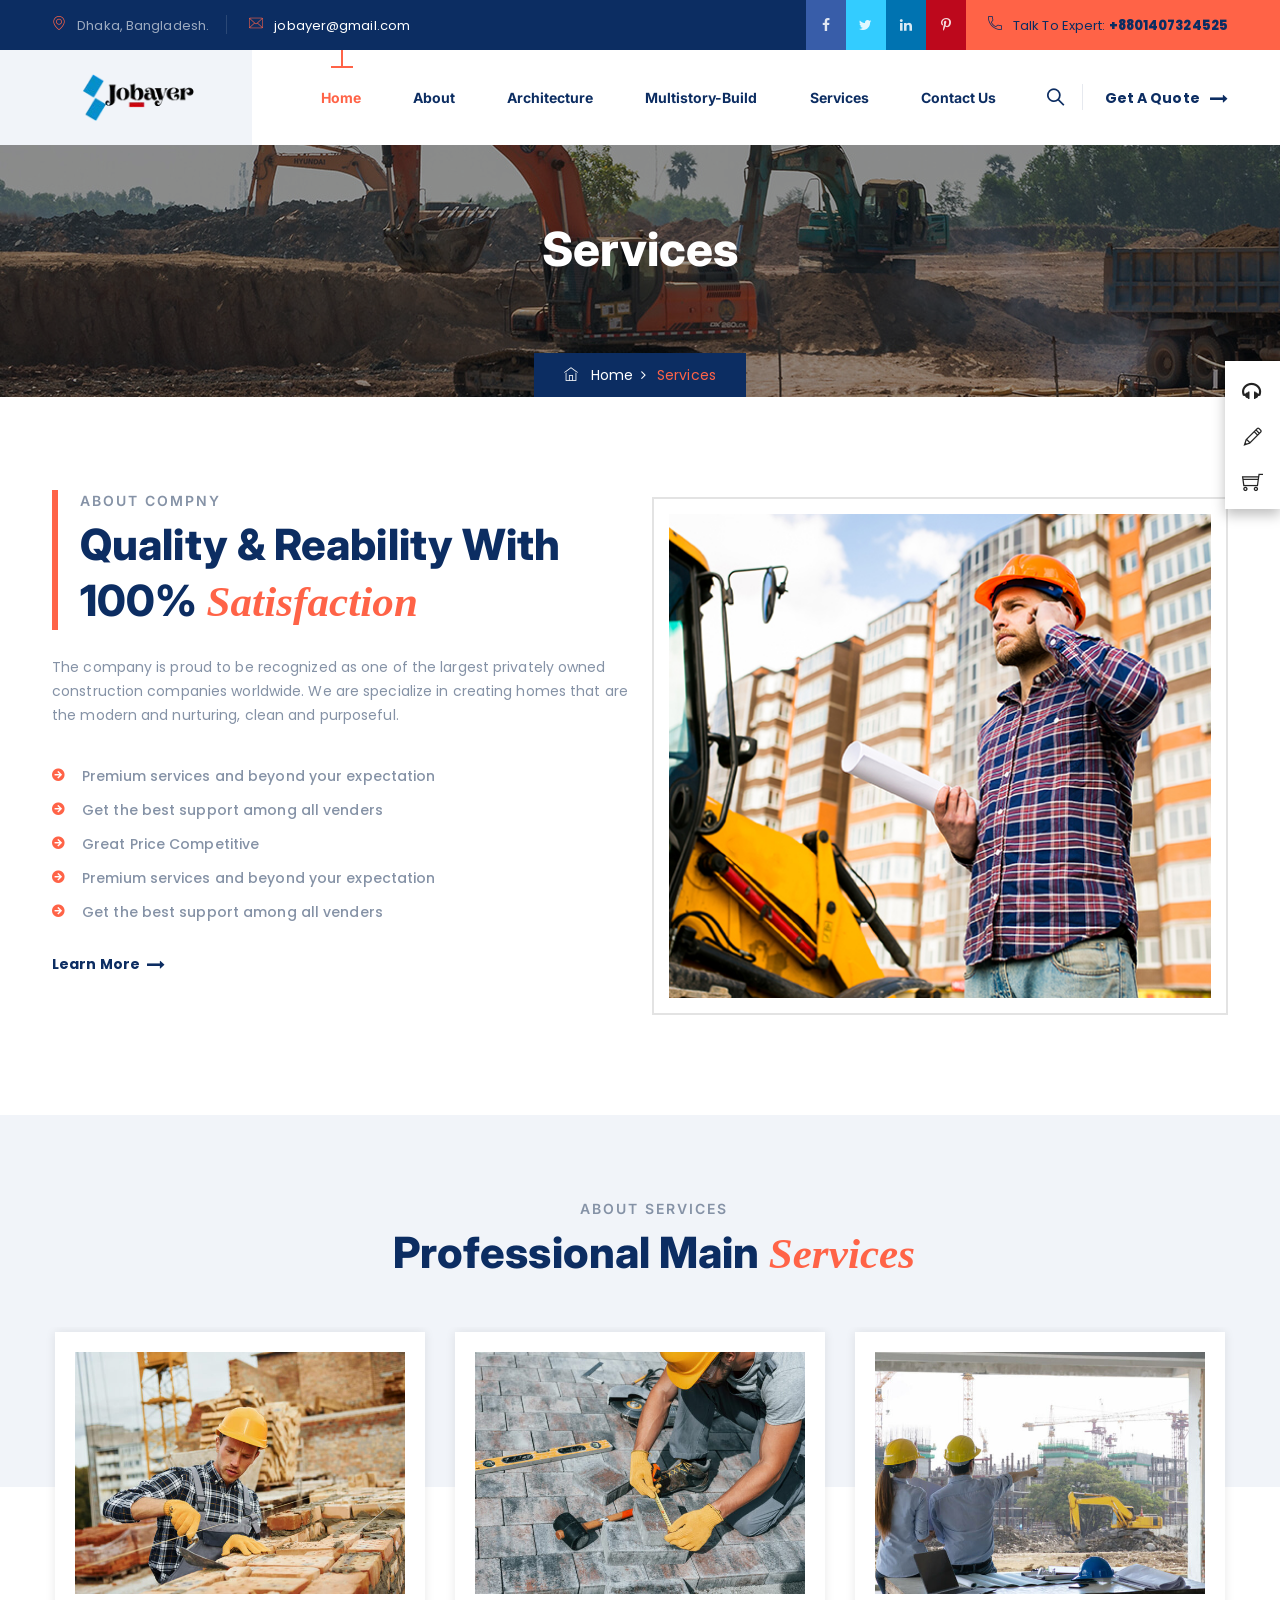
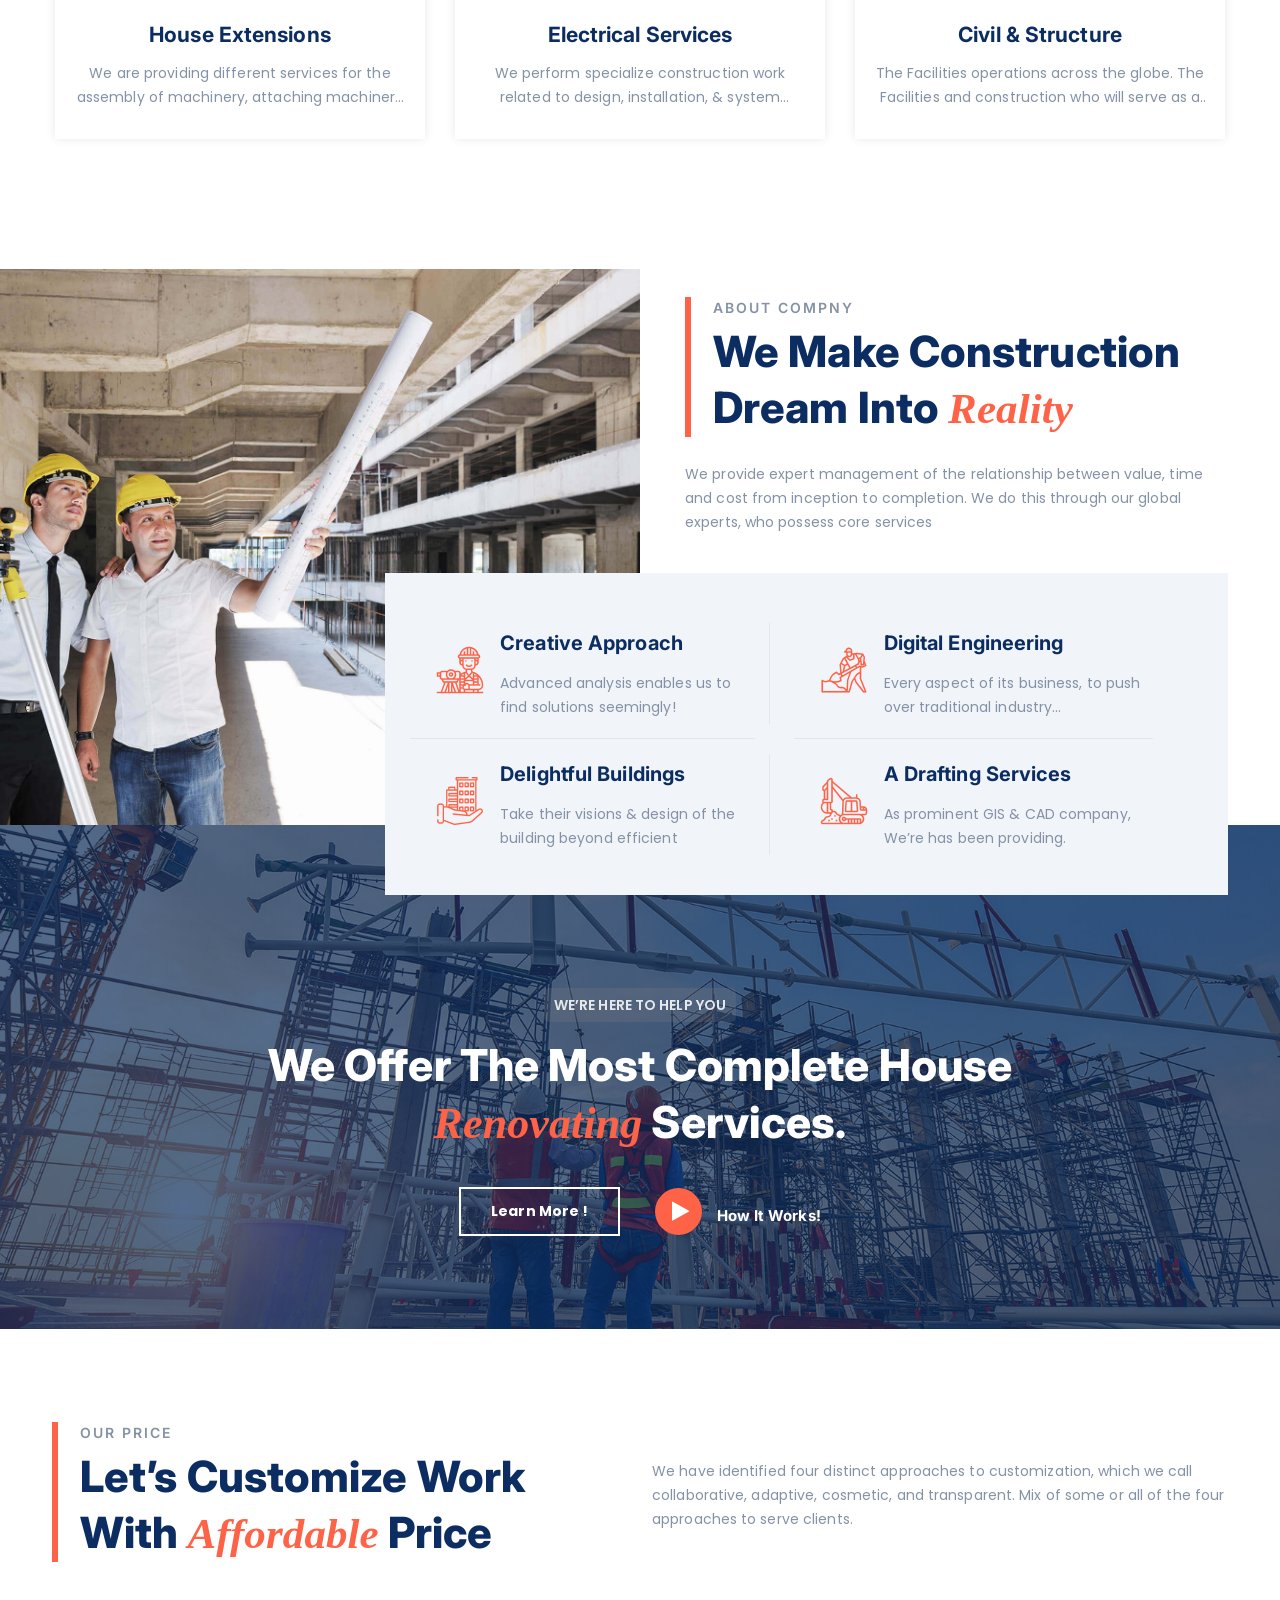
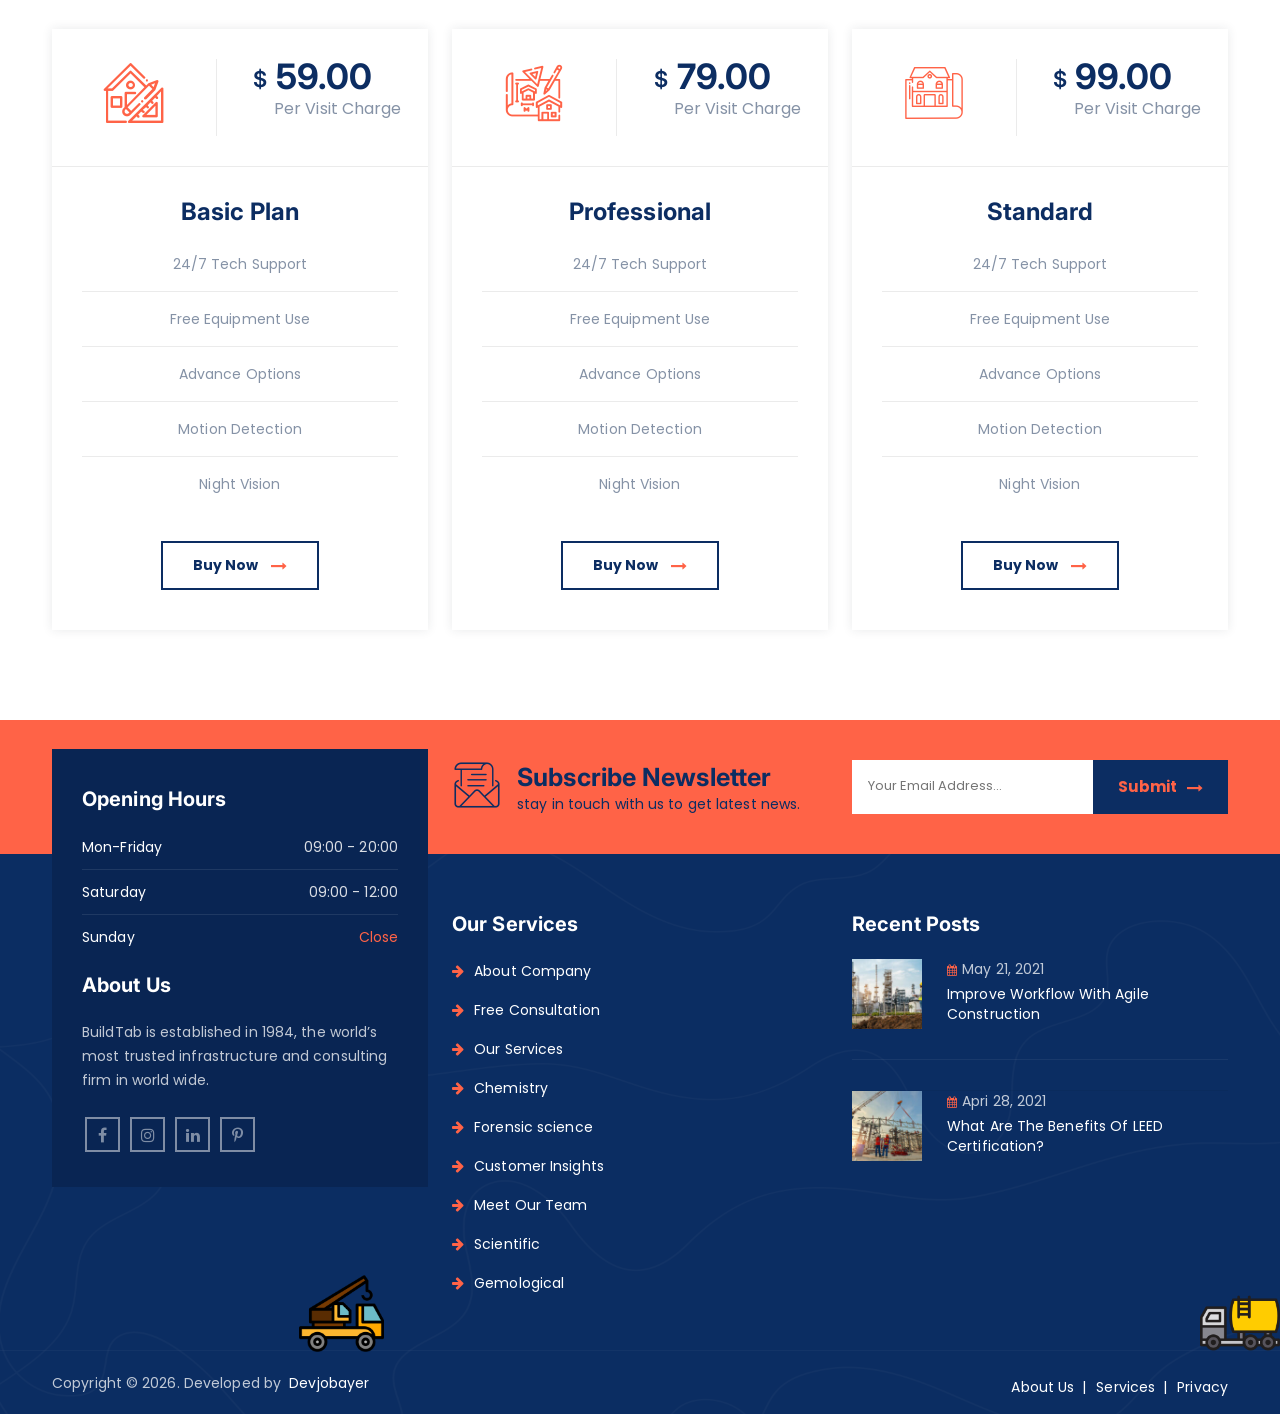
<file: services.html>
<!DOCTYPE html>
<html lang="en">



<head>
    <meta charset="utf-8">
    <meta http-equiv="X-UA-Compatible" content="IE=edge">
    <meta name="keywords" content="HTML5 Template" />
    <meta name="keywords" content="BuildTab - Construction Firm Html Template, BuildTab - Construction Firm WordPress Theme, unlimited colors available, ui/ux, ui/ux design, best html template, html template, html, woocommerce, shopify, prestashop, eCommerce, react js, react template, JavaScript, best CSS theme,css3, elementor theme, latest premium themes 2024, latest premium templates 2024, Preyan Technosys Pvt.Ltd, cymol themes, themetech mount, Web 3.0, multi-theme, website theme and template, woocommerce, bootstrap template, web templates, responsive theme, business,   architecture, building firm, construction company, contractor, elementor, engineering, handyman services, industrial theme, property development, renovation building, construction, architecture design, interior design, renovation services, engineering, contractor, real estate, construction site">
    <meta name="description" content="Buildtab - HTML Template" />
    <meta name="author" content="https://www.themetechmount.com/" />
    <meta name="viewport" content="width=device-width, initial-scale=1">
    <title>Building & Construction</title>
    <link rel="shortcut icon" href="images/favicon.png" />
    <link rel="stylesheet" type="text/css" href="css/bootstrap.min.css" />
    <link rel="stylesheet" type="text/css" href="revolution/css/rs6.css" />
    <link rel="stylesheet" type="text/css" href="css/shortcodes.css" />
    <link rel="stylesheet" type="text/css" href="css/main.css" />
    <link rel="stylesheet" type="text/css" href="css/megamenu.css" />
    <link rel="stylesheet" type="text/css" href="css/responsive.css" />
</head>

<body>
    <!--page start-->
    <div class="page">
        <!--header start-->
        <header id="masthead" class="header ttm-header-style-01">
            <!-- topbar -->
            <div class="top_bar ttm-bgcolor-darkgrey clearfix">
                <div class="container">
                    <div class="row">
                        <div class="col-lg-12">
                            <div class="row">
                                <div class="col-lg-6">
                                    <div class="top_bar_contact_item">
                                        <div class="top_bar_icon"><i class="flaticon flaticon-placeholder"></i></div>
                                        <div class="top_bar_content">Dhaka, Bangladesh.</div>
                                    </div>
                                    <div class="top_bar_contact_item">
                                        <div class="top_bar_icon"><i class="flaticon flaticon-envelope"></i></div>
                                        <div class="top_bar_content"> <a href="mailto:info@example.com">jobayer@gmail.com</a></div>
                                    </div>
                                </div>
                                <div class="col-lg-6">
                                    <div class="contact-info">
                                        <div class="top_bar_contact_item top_bar_social ml-auto p-0">
                                            <ul class="social-icons d-flex">
                                                <li>
                                                    <a class="ttm-social-facebook" href="https://www.facebook.com/themetechMount18" rel="noopener" aria-label="facebook"><i class=" fa fa-facebook-f"></i></a></li>
                                                <li>
                                                    <a class="ttm-social-twitter" href="https://twitter.com/themetechmount" rel="noopener" aria-label="twitter"><i class="fa fa-twitter"></i></a></li>
                                                <li>
                                                    <a class="ttm-social-linkedin" href="https://www.linkedin.com/company/themetech-mount/" rel="noopener" aria-label="google"><i class="fa fa-linkedin"></i></a></li>
                                                <li>
                                                    <a class="ttm-social-pinteres" href="https://in.pinterest.com/themetechmount/_created/" rel="noopener" aria-label="google"><i class="fa fa-pinterest-p"></i></a></li>
                                            </ul>
                                        </div>
                                        <div class="top_bar_contact_item ttm-highlight-right">
                                            <div class="top_bar_icon"><i class="flaticon-phone-call"></i></div>
                                            <div class="top_bar_content"> Talk To Expert:
                                                <strong><a href="tel:143456789">+8801407324525</a></strong></div>
                                        </div>
                                    </div>
                                </div>
                            </div>
                        </div>
                    </div>
                </div>
            </div>
            <!-- topbar end -->
            <!-- site-header-menu -->
            <div id="site-header-menu" class="site-header-menu ttm-bgcolor-white">
                <div class="site-header-menu-inner ttm-stickable-header">
                    <div class="container">
                        <div class="row">
                            <div class="col-lg-12 ">
                                <!--site-navigation -->
                                <div class="site-navigation d-flex flex-row  justify-content-between align-items-center">
                                    <!-- site-branding -->
                                    <div class="site-branding ">
                                        <a class="home-link" href="index.html" title="Buildtab" rel="home">
                                            <img id="logo-img" height="45" width="175" class="img-fluid auto_size" src="images/logo-img.png" alt="logo-img">
                                        </a>
                                    </div><!-- site-branding end -->
                                    <div class=" d-flex flex-row ">
                                        <div class="btn-show-menu-mobile menubar menubar--squeeze">
                                            <span class="menubar-box">
                                                <span class="menubar-inner"></span>
                                            </span>
                                        </div>
                                        <!-- menu -->
                                        <nav class="main-menu menu-mobile" id="menu">
                                            <ul class="menu">
                                                <li class="mega-menu-item active">
                                                    <a href="index.html">Home</a>
                                                </li>
                                                <li>
                                                    <a href="about.html">About</a>
                                                </li>
                                                <li>
                                                    <a href="architecture.html">Architecture</a>
                                                </li>
                                                <li>
                                                    <a href="multistory-build.html">Multistory-Build</a>
                                                </li>
                                                <li>
                                                    <a href="services.html">Services</a>
                                                </li>
                                                <li>
                                                    <a href="contact.html">Contact us</a>
                                                </li>
                                            </ul>
                                        </nav><!-- menu end -->
                                        <div class="header_extra d-flex flex-row align-items-center justify-content-end">
                                            <div class="header_search">
                                                <a href="#" class="btn-default search_btn" rel="noopener" aria-label="searchbox"><i class="ti ti-search"></i></a>
                                                <div class="header_search_content">
                                                    <form id="searchbox" method="get" action="#">
                                                        <input class="search_query" type="text" id="search_query_top" name="s" placeholder="Type Word Then Enter.." value="">
                                                        <button type="submit" class="btn close-search" aria-label="searchbox-align"><i class="fa fa-search"></i></button>
                                                    </form>
                                                </div>
                                            </div>
                                            <div class="padding_left15">
                                                <div class="header_btn">
                                                    <a class="ttm-btn ttm-btn-size-md ttm-text-darkgrey btn-inline ttm-icon-btn-right" href="contact.html">Get A Quote
                                                        <i class="fa fa-long-arrow-right"></i></a>
                                                </div>
                                            </div>
                                        </div>
                                    </div>
                                </div><!-- site-navigation end-->
                            </div>
                        </div>
                    </div>
                </div>
            </div>
            <!-- site-header-menu end-->
        </header>
        <!--header end-->
        <!-- page-title -->

           <div class="ttm-page-title ttm-bg clearfix" style="background-image: url(images/service-1.jpg);">
            <div class="container">
                <div class="row align-items-center">
                    <div class="col-lg-12">
                        <div class="ttm-page-title-row-inner">
                            <div class="page-title-heading">
                                <h2 class="title">Services</h2>
                            </div>
                            <div class="breadcrumb-wrapper">
                                <span>
                                    <a title="Homepage" href="index.html">
                                        <i class="themifyicon ti-home"></i> &nbsp;
                                        Home</a>
                                </span>
                                <span>Services</span>
                            </div>
                        </div>
                    </div>
                </div>
            </div>
        </div>
        <!-- page-title end -->
        <!--site-main start-->
        <div class="site-main">
            <!-- about-section -->
            <section class="ttm-row about-section clearfix ">
                <div class="container">
                    <div class="row">
                        <div class="col-lg-6">
                            <div class="section-title">
                                <div class="title-header">
                                    <h3>ABOUT COMPNY</h3>
                                    <h2 class="title">Quality & Reability With 100% <span>Satisfaction</span> </h2>
                                </div>
                                <div class="title-desc">
                                    <p>The company is proud to be recognized as one of the largest privately owned construction companies worldwide. We are specialize in creating homes that are the modern and nurturing, clean and purposeful.</p>
                                </div>
                            </div>
                            <ul class="ttm-list ttm-list-style-icon d-grid ttm-list-icon-color-skincolor padding_top10">
                                <li><i class="fa fa-arrow-circle-right"></i><span class="ttm-list-li-content">Premium services and beyond your expectation</span></li>
                                <li><i class="fa fa-arrow-circle-right"></i><span class="ttm-list-li-content">Get the best support among all venders</span></li>
                                <li><i class="fa fa-arrow-circle-right"></i><span class="ttm-list-li-content">Great Price Competitive</span></li>
                                <li><i class="fa fa-arrow-circle-right"></i><span class="ttm-list-li-content">Premium services and beyond your expectation</span></li>
                                <li><i class="fa fa-arrow-circle-right"></i><span class="ttm-list-li-content">Get the best support among all venders</span></li>
                            </ul>
                            <a class="ttm-btn btn-inline ttm-btn-size-md ttm-icon-btn-right ttm-textcolor-darkgreycolor margin_top20 res-991-margin_bottom30" href="project-style-01.html">Learn More<i class="fa fa-long-arrow-right"></i></a>
                        </div>
                        <div class="col-lg-6">
                            <div class="ttm_single_image-wrapper imagestyle-four ">
                                <img class="img-fluid auto_size" src="images/single-img11.jpg" alt="single-06" height="477" width="560">
                            </div>
                        </div>
                    </div>
                </div>
            </section>
            <!--about-section-end-->
            <!--service-section-->
            <section class="ttm-row padding_top_zero-section clearfix">
                <div class="container-fluid">
                    <div class="row ttm-bgcolor-grey padding_top90 padding_bottom180">
                        <div class="col-lg-12">
                            <!--section-title -->
                            <div class="section-title title-style-center_text ">
                                <div class="title-header">
                                    <h3>ABOUT SERVICES</h3>
                                    <h2 class="title">Professional Main
                                        <span>Services</span></h2>
                                </div>
                            </div>
                            <!--section-title-end -->
                        </div>
                    </div>
                </div>
                <div class="container">
                    <div class="row mt_160 res-1199-mt_150">
                        <div class="col-lg-12">
                            <div class="row slick_slider" data-slick='{"slidesToShow": 3, "slidesToScroll": 1, "arrows":false, "dots":false, "autoplay":true, "infinite":true, "responsive": [{"breakpoint":1024,"settings":{"slidesToShow": 3}} , {"breakpoint":900,"settings":{"slidesToShow": 2}}, {"breakpoint":575,"settings":{"slidesToShow": 1}}]}'>
                                <div class="col-lg-4">
                                    <!-- featured-imagebox-post -->
                                    <div class="featured-imagebox featured-imagebox-sevices style1">
                                        <div class="featured-thumbnail">
                                            <a href="house-extensions.html" tabindex="-1">
                                                <img class="img-fluid" src="images/services/services-01-600x440.jpg" alt="">
                                            </a>
                                            <div class="ttm-media-link">
                                                <a href="house-extensions.html" tabindex="-1" class="ttm-icon ttm-icon_element-fill ttm-icon_element-color-skincolor ttm-icon_element-size-md">
                                                    <i class="flaticon flaticon-blueprint-1"></i>
                                                </a>
                                            </div>
                                        </div>
                                        <div class="featured-content">
                                            <div class="featured-title">
                                                <h3><a href="house-extensions.html" tabindex="-1">House Extensions</a></h3>
                                            </div>
                                            <div class="featured-desc ">
                                                We are providing different services for the assembly of machinery, attaching machinery to structures base.
                                            </div>
                                            <div class="ttm-details-link">
                                                <a href="house-extensions.html" tabindex="-1" class="ttm-icon ttm-icon_element-fill ttm-icon_element-color-darkgrey ttm-icon_element-size-xs">
                                                    <i class="ti ti-arrow-right"></i>
                                                </a>
                                            </div>
                                        </div>
                                    </div>
                                    <!-- featured-imagebox-post end -->
                                </div>
                                <div class="col-lg-4">
                                    <!-- featured-imagebox-post -->
                                    <div class="featured-imagebox featured-imagebox-sevices style1">
                                        <div class="featured-thumbnail">
                                            <a href="electrical-services.html" tabindex="-1">
                                                <img class="img-fluid" src="images/services/services-02-600x440.jpg" alt="">
                                            </a>
                                            <div class="ttm-media-link">
                                                <a href="electrical-services.html" tabindex="-1" class="ttm-icon ttm-icon_element-fill ttm-icon_element-color-skincolor ttm-icon_element-size-md">
                                                    <i class="flaticon flaticon-construction-machine"></i>
                                                </a>
                                            </div>
                                        </div>
                                        <div class="featured-content">
                                            <div class="featured-title">
                                                <h3><a href="electrical-services.html" tabindex="-1">Electrical Services</a></h3>
                                            </div>
                                            <div class="featured-desc ">
                                                We perform specialize construction work related to design, installation, & system maintenance work.
                                            </div>
                                            <div class="ttm-details-link">
                                                <a href="electrical-services.html" tabindex="-1" class="ttm-icon ttm-icon_element-fill ttm-icon_element-color-darkgrey ttm-icon_element-size-xs">
                                                    <i class="ti ti-arrow-right"></i>
                                                </a>
                                            </div>
                                        </div>
                                    </div>
                                    <!-- featured-imagebox-post end -->
                                </div>
                                <div class="col-lg-4">
                                    <!-- featured-imagebox-post -->
                                    <div class="featured-imagebox featured-imagebox-sevices style1">
                                        <div class="featured-thumbnail">
                                            <a href="civil-structure.html" tabindex="-1">
                                                <img class="img-fluid" src="images/services/services-03-600x440.jpg" alt="">
                                            </a>
                                            <div class="ttm-media-link">
                                                <a href="civil-structure.html" tabindex="-1" class="ttm-icon ttm-icon_element-fill ttm-icon_element-color-skincolor ttm-icon_element-size-md">
                                                    <i class="flaticon flaticon-sketch"></i>
                                                </a>
                                            </div>
                                        </div>
                                        <div class="featured-content">
                                            <div class="featured-title">
                                                <h3><a href="civil-structure.html" tabindex="-1">Civil & Structure</a></h3>
                                            </div>
                                            <div class="featured-desc ">
                                                The Facilities operations across the globe. The Facilities and construction who will serve as a true client
                                            </div>
                                        </div>
                                        <div class="ttm-details-link">
                                            <a href="civil-structure.html" tabindex="-1" class="ttm-icon ttm-icon_element-fill ttm-icon_element-color-darkgrey ttm-icon_element-size-xs">
                                                <i class="ti ti-arrow-right"></i>
                                            </a>
                                        </div>
                                    </div>
                                    <!-- featured-imagebox-post end -->
                                </div>
                                <div class="col-lg-4">
                                    <!-- featured-imagebox-post -->
                                    <div class="featured-imagebox featured-imagebox-sevices style1">
                                        <div class="featured-thumbnail">
                                            <a href="multistory-build.html" tabindex="-1">
                                                <img class="img-fluid" src="images/services/services-04-600x440.jpg" alt="">
                                            </a>
                                            <div class="ttm-media-link">
                                                <a href="multistory-build.html" tabindex="-1" class="ttm-icon ttm-icon_element-fill ttm-icon_element-color-skincolor ttm-icon_element-size-md">
                                                    <i class="flaticon flaticon-under-construction"></i>
                                                </a>
                                            </div>
                                        </div>
                                        <div class="featured-content">
                                            <div class="featured-title">
                                                <h3><a href="multistory-build.html" tabindex="-1">Multistory Build</a></h3>
                                            </div>
                                            <div class="featured-desc ">
                                                <p> Our collaborative teams leverages the technology solution, high-level communications innovation.</p>
                                            </div>
                                            <div class="ttm-details-link">
                                                <a href="multistory-build.html" tabindex="-1" class="ttm-icon ttm-icon_element-fill ttm-icon_element-color-darkgrey ttm-icon_element-size-xs">
                                                    <i class="ti ti-arrow-right"></i>
                                                </a>
                                            </div>
                                        </div>
                                    </div>
                                    <!-- featured-imagebox-post end -->
                                </div>
                            </div>
                        </div>
                    </div>
                </div>
            </section>
            <!--service-section-end-->
            <!--Dream-section-->
            <section class="ttm-row dream-section ttm-bg bg-layer-equal-height clearfix">
                <div class="container">
                    <div class="row">
                        <div class="col-lg-12">
                            <div class="row g-0">
                                <div class="col-lg-6">
                                    <div class="ttm-col-bgimage-yes ttm-bg col-bg-img-seven ttm-left-span">
                                        <div class="ttm-col-wrapper-bg-layer ttm-bg-layer"></div>
                                        <div class="layer-content"> </div>
                                    </div>
                                    <!--col-image-four -->
                                    <img class="img-fluid ttm-equal-height-image" src="images/bg-image/col-bgimage-7.jpg" alt="bg-image">
                                    <!--col-image-four -->
                                </div>
                                <div class="col-lg-6">
                                    <div class="ttm-bg ttm-col-bgcolor-yes ttm-bgcolor-white ttm-bg ttm-right-span padding_left45 res-991-padding_left0 padding_top35">
                                        <div class="ttm-col-wrapper-bg-layer ttm-bg-layer">
                                            <div class="ttm-col-wrapper-bg-layer-inner"></div>
                                        </div>
                                        <div class="layer-content">
                                            <!-- section title -->
                                            <div class="section-title mb-4 ">
                                                <div class="title-header">
                                                    <h3>ABOUT COMPNY</h3>
                                                    <h2 class="title"> We Make Construction Dream Into <span>Reality</span></h2>
                                                </div>
                                                <div class="title-desc">
                                                    <p>We provide expert management of the relationship between value, time and cost from inception to completion. We do this through our global experts, who possess core services</p>
                                                </div>
                                            </div><!-- section title end -->
                                            <div class="row g-0 padding_top30 padding_right50 res-575-padding_right15 padding_bottom30 padding_left50 res-575-padding_left15 res-991-margin_left0  ml_300 mb_70 res-991-margin_bottom0 ttm-bgcolor-grey  ">
                                                <div class="col-md-12">
                                                    <div class="row ">
                                                        <div class="col-md-6 col-sm-12">
                                                            <div class="featured-icon-box style5  icon-align-before-content padding_top10 padding_right30 margin_right15 res-320-padding_right0 res-320-margin_right0 ">
                                                                <div class="featured-icon">
                                                                    <div class="ttm-icon ttm-icon_element-onlytxt ttm-icon_element-color-skincolor ttm-icon_element-size-lg">
                                                                        <i class="flaticon flaticon-construction-2"></i>
                                                                    </div>
                                                                </div>
                                                                <div class="featured-content">
                                                                    <div class="featured-title">
                                                                        <h3><a href="civil-structure.html">Creative Approach</a></h3>
                                                                    </div>
                                                                    <div class="featured-desc">
                                                                        <p>Advanced analysis enables us to find solutions seemingly!
                                                                        </p>
                                                                    </div>
                                                                </div>
                                                            </div>
                                                        </div>
                                                        <div class="col-md-6 col-sm-12">
                                                            <div class="featured-icon-box style5  icon-align-before-content padding_top10 padding_right20 res-320-padding_right0 ">
                                                                <div class="featured-icon">
                                                                    <div class="ttm-icon ttm-icon_element-onlytxt ttm-icon_element-color-skincolor ttm-icon_element-size-lg">
                                                                        <i class="flaticon flaticon-under-construction"></i>
                                                                    </div>
                                                                </div>
                                                                <div class="featured-content">
                                                                    <div class="featured-title">
                                                                        <h3><a href="#">Digital Engineering</a></h3>
                                                                    </div>
                                                                    <div class="featured-desc">
                                                                        <p>Every aspect of its business, to push over traditional industry...
                                                                        </p>
                                                                    </div>
                                                                </div>
                                                            </div>
                                                        </div>
                                                        <div class="col-md-6 col-sm-12">
                                                            <div class="featured-icon-box style5  icon-align-before-content padding_top10 padding_right30 margin_right15 res-320-padding_right0 res-320-margin_right0">
                                                                <div class="featured-icon">
                                                                    <div class="ttm-icon ttm-icon_element-onlytxt ttm-icon_element-color-skincolor ttm-icon_element-size-lg">
                                                                        <i class="flaticon flaticon-building-1"></i>
                                                                    </div>
                                                                </div>
                                                                <div class="featured-content">
                                                                    <div class="featured-title">
                                                                        <h3><a href="#">Delightful Buildings</a></h3>
                                                                    </div>
                                                                    <div class="featured-desc">
                                                                        <p>Take their visions & design of the building beyond efficient
                                                                        </p>
                                                                    </div>
                                                                </div>
                                                            </div>
                                                        </div>
                                                        <div class="col-md-6 col-sm-12">
                                                            <div class="featured-icon-box style5  icon-align-before-content padding_top10 padding_right20  res-320-padding_right0 ">
                                                                <div class="featured-icon">
                                                                    <div class="ttm-icon ttm-icon_element-onlytxt ttm-icon_element-color-skincolor ttm-icon_element-size-lg">
                                                                        <i class="flaticon flaticon-construction-machine"></i>
                                                                    </div>
                                                                </div>
                                                                <div class="featured-content">
                                                                    <div class="featured-title">
                                                                        <h3><a href="#">A Drafting Services</a></h3>
                                                                    </div>
                                                                    <div class="featured-desc">
                                                                        <p>As prominent GIS & CAD company, We’re has been providing.
                                                                        </p>
                                                                    </div>
                                                                </div>
                                                            </div>
                                                        </div>
                                                    </div>
                                                </div>
                                            </div>
                                        </div>
                                    </div>
                                </div>
                            </div>
                        </div>
                    </div>
                </div>
            </section>
            <!--Dream-section-end-->
            <!--process-section-->
            <section class="ttm-row process-section ttm-bgimage-yes bg-img9 ttm-bg ttm-bgcolor-darkgrey mt_100  res-991-margin_top_0 clearfix">
                <div class="ttm-row-wrapper-bg-layer ttm-bg-layer"></div>
                <div class="container">
                    <div class="row">
                        <div class="col-lg-12 text-center">
                            <!--section-title -->
                            <div class="section-title style3 text-center">
                                <h4 class="title border-rad_5 font-weight-600 fs-14 p-10">WE’RE HERE TO HELP YOU</h4>
                                <h2 class="title">We Offer The Most Complete House <br> <span> Renovating </span> Services.</h2>
                            </div>
                            <!--section-title-end -->
                            <div class="">
                                <a class="ttm-btn ttm-btn-size-md ttm-btn-shape-square ttm-btn-style-border ttm-btn-color-white margin_right30" href="about-us.html">Learn More !</a>
                                <div class="ttm-play-icon-animation ttm-play-icon-animation-skincolor position-relative margin_top20 style2">
                                    <a href="https://youtu.be/7e90gBu4pas" target="_self" class="ttm_prettyphoto">
                                        <div class="ttm-icon ttm-icon_element-fill ttm-icon_element-color-skincolor ttm-icon_element-size-sm ttm-icon_element-style-rounded">
                                            <i class="fa fa-play ttm-textcolor-skincolor"></i>
                                        </div>
                                    </a>
                                    <div class="ttm-play-icon-title">
                                        <h3 class="ttm-textcolor-white"> How It Works! </h3>
                                    </div>
                                </div>
                            </div>
                        </div>
                    </div>
                </div>
            </section>
            <!--process-section-end-->
            <!--price-section-->
            <section class="ttm-row price-section clearfix">
                <div class="container">
                    <div class="row  ">
                        <div class="col-lg-6">
                            <!--section-title -->
                            <div class="section-title padding_bottom30 res-991-padding_bottom0">
                                <div class="title-header">
                                    <h3>OUR PRICE</h3>
                                    <h2 class="title">Let’s Customize Work With
                                        <span>Affordable</span> Price</h2>
                                </div>
                            </div>
                            <!--section-title-end -->
                        </div>
                        <div class="col-lg-6">
                            <div class="description padding_top30 res-991-padding_top0 padding_bottom30 ">
                                <p>We have identified four distinct approaches to customization, which we call collaborative, adaptive, cosmetic, and transparent. Mix of some or all of the four approaches to serve clients.</p>
                            </div>
                        </div>
                    </div>
                    <div class="row ">
                        <div class="col-lg-4 col-md-6 col-sm-12">
                            <div class="ttm-pricing-plan">
                                <div class="ttm-p_table-head">
                                    <div class="ttm-p_table-icon ttm-textcolor-skincolor">
                                        <i class="flaticon flaticon-home"></i>
                                    </div>
                                    <div class="ttm-p_table-amount">
                                        <span class="cur_symbol">$</span>
                                        <div class="ttm-p_table-price">59.00</div>
                                        <p class="pac_frequency">Per Visit Charge</p>
                                    </div>
                                </div>
                                <div class="ttm-p_table-title">
                                    <h3>Basic Plan</h3>
                                </div>
                                <div class="ttm-p_table-body">
                                    <ul class="ttm-p_table-features">
                                        <li>24/7 Tech Support</li>
                                        <li>Free Equipment Use</li>
                                        <li>Advance Options</li>
                                        <li>Motion Detection</li>
                                        <li>Night Vision</li>
                                    </ul>
                                </div>
                                <div class="ttm-p_table-footer">
                                    <a class="ttm-btn ttm-btn-size-md ttm-btn-shape-square ttm-btn-style-border ttm-btn-color-dark " href="contact-us.html">Buy Now <i class="fa fa-long-arrow-right"></i></a>
                                </div>
                            </div>
                        </div>
                        <div class="col-lg-4 col-md-6 col-sm-12">
                            <div class="ttm-pricing-plan">
                                <div class="ttm-p_table-head">
                                    <div class="ttm-p_table-icon ttm-textcolor-skincolor">
                                        <i class="flaticon flaticon-architecture"></i>
                                    </div>
                                    <div class="ttm-p_table-amount">
                                        <span class="cur_symbol">$</span>
                                        <div class="ttm-p_table-price">79.00</div>
                                        <p class="pac_frequency">Per Visit Charge</p>
                                    </div>
                                </div>
                                <div class="ttm-p_table-title">
                                    <h3>Professional</h3>
                                </div>
                                <div class="ttm-p_table-body">
                                    <ul class="ttm-p_table-features">
                                        <li>24/7 Tech Support</li>
                                        <li>Free Equipment Use</li>
                                        <li>Advance Options</li>
                                        <li>Motion Detection</li>
                                        <li>Night Vision</li>
                                    </ul>
                                </div>
                                <div class="ttm-p_table-footer">
                                    <a class="ttm-btn ttm-btn-size-md ttm-btn-shape-square ttm-btn-style-border ttm-btn-color-dark " href="contact-us.html">Buy Now <i class="fa fa-long-arrow-right"></i></a>
                                </div>
                            </div>
                        </div>
                        <div class="col-lg-4 col-md-12">
                            <div class="ttm-pricing-plan">
                                <div class="ttm-p_table-head">
                                    <div class="ttm-p_table-icon ttm-textcolor-skincolor">
                                        <i class="flaticon flaticon-blueprint"></i>
                                    </div>
                                    <div class="ttm-p_table-amount">
                                        <span class="cur_symbol">$</span>
                                        <div class="ttm-p_table-price">99.00</div>
                                        <p class="pac_frequency">Per Visit Charge</p>
                                    </div>
                                </div>
                                <div class="ttm-p_table-title">
                                    <h3>Standard</h3>
                                </div>
                                <div class="ttm-p_table-body">
                                    <ul class="ttm-p_table-features">
                                        <li>24/7 Tech Support</li>
                                        <li>Free Equipment Use</li>
                                        <li>Advance Options</li>
                                        <li>Motion Detection</li>
                                        <li>Night Vision</li>
                                    </ul>
                                </div>
                                <div class="ttm-p_table-footer">
                                    <a class="ttm-btn ttm-btn-size-md ttm-btn-shape-square ttm-btn-style-border ttm-btn-color-dark " href="contact-us.html">Buy Now <i class="fa fa-long-arrow-right"></i></a>
                                </div>
                            </div>
                        </div>
                    </div>
                </div>
            </section>
            <!--price-section-end-->
        </div>
        <!--site-main end-->
        <!--footer start-->
        <footer class="footer widget-footer clearfix">
            <div class="first-footer">
                <div class="container">
                    <div class="row">
                        <div class="col-xs-12 col-sm-12 col-md-12 col-lg-4 widget-area">
                        </div>
                        <div class="col-xs-12 col-sm-12 col-md-12 col-lg-4 widget-area">
                            <div class="featured-icon-box icon-align-before-content">
                                <div class="featured-icon">
                                    <div class="ttm-icon ttm-icon_element-onlytxt ttm-icon_element-color-darkgrey ttm-icon_element-size-lg">
                                        <i class="flaticon flaticon-message"></i>
                                    </div>
                                </div>
                                <div class="featured-content">
                                    <div class="featured-title">
                                        <h3>Subscribe Newsletter</h3>
                                    </div>
                                    <div class="featured-desc">
                                        <p>stay in touch with us to get latest news.</p>
                                    </div>
                                </div>
                            </div>
                        </div>
                        <div class="col-xs-12 col-sm-12 col-md-12 col-lg-4 widget-area">
                            <div class="widget newsletter_widget clearfix res-991-padding_top30">
                                <form id="subscribe-form" class="newsletter-form" method="post" action="#" data-mailchimp="true">
                                    <div class="mailchimp-inputbox clearfix" id="subscribe-content">
                                        <p><input type="email" name="email" placeholder="Your Email Address..." required=""></p>
                                        <button class="submit ttm-btn ttm-btn-size-md ttm-btn-shape-square ttm-btn-style-fill ttm-btn-color-darkgrey" type="submit">Submit<i class="fa fa-long-arrow-right"></i></button>
                                    </div>
                                    <div id="subscribe-msg"></div>
                                </form>
                            </div>
                        </div>
                    </div>
                </div>
            </div>
            <div class="second-footer ttm-bgimage-yes bg-footer ttm-bg ttm-bgcolor-darkgrey">
                <div class="ttm-row-wrapper-bg-layer ttm-bg-layer"></div>
                <div class="container">
                    <div class="row">
                        <div class="col-xs-12 col-sm-6 col-md-6 col-lg-4 widget-area">
                            <div class="widget-latest-tweets mt_140 res-991-margin_top0 clearfix">
                                <div class="widgte-text">
                                    <div class="widgte-title">
                                        <h4>Opening Hours</h4>
                                    </div>
                                    <ul class="ttm-timelist-block">
                                        <li>Mon-Friday<span class="service-time">09:00 - 20:00</span></li>
                                        <li>Saturday<span class="service-time">09:00 - 12:00</span></li>
                                        <li>Sunday <span class="sundaylist">Close</span></li>
                                    </ul>
                                    <div class="widgte-title">
                                        <h4>About Us</h4>
                                    </div>
                                    <div class="">
                                        <p>BuildTab is established in 1984, the world’s most trusted infrastructure and consulting firm in world wide.</p>
                                    </div>
                                    <div class="widget_social padding_top10 clearfix">
                                        <div class="social-icons">
                                            <ul class="social-icons list-inline">
                                                <li><a class="tooltip-top" href="https://www.facebook.com/themetechMount18" rel="noopener" aria-label="facebook" data-tooltip="Facebook">
                                                        <i class="fa fa-facebook"></i></a></li>
                                                <li><a class="tooltip-top" href="https://www.instagram.com/theme_tech_mount/" rel="noopener" aria-label="instagram" data-tooltip="instagram">
                                                        <i class="fa fa-instagram"></i></a></li>
                                                <li><a class="tooltip-top" href="https://www.linkedin.com/company/themetech-mount/" rel="noopener" aria-label="linkedin" data-tooltip="linkedin">
                                                        <i class="fa fa-linkedin"></i></a></li>
                                                <li><a class="tooltip-top" href="https://in.pinterest.com/themetechmount/_created/" rel="noopener" aria-label="pinterest" data-tooltip="Linkedin"><i class="fa fa-pinterest-p"></i></a></li>
                                            </ul>
                                        </div>
                                    </div>
                                </div>
                            </div>
                        </div>
                        <div class="col-xs-12 col-sm-6 col-md-6 col-lg-4 widget-area">
                            <div class="widget widget_nav_menu clearfix">
                                <h3 class="widget-title">Our Services</h3>
                                <ul id="menu-footer-quick-links">
                                    <li><a href="#"> <i class="fa fa-arrow-right"></i>About Company</a></li>
                                    <li><a href="#"><i class="fa fa-arrow-right"></i>Free Consultation</a></li>
                                    <li><a href="#"><i class="fa fa-arrow-right"></i>Our Services</a></li>
                                    <li><a href="#"><i class="fa fa-arrow-right"></i>Chemistry</a></li>
                                    <li><a href="#"><i class="fa fa-arrow-right"></i>Forensic science</a></li>
                                    <li><a href="#"><i class="fa fa-arrow-right"></i>Customer Insights</a></li>
                                    <li><a href="#"><i class="fa fa-arrow-right"></i>Meet Our Team</a></li>
                                    <li><a href="#"><i class="fa fa-arrow-right"></i>Scientific</a></li>
                                    <li><a href="#"><i class="fa fa-arrow-right"></i>Gemological</a></li>
                                </ul>
                            </div>
                        </div>
                        <div class="col-xs-12 col-sm-6 col-md-6 col-lg-4 widget-area">
                            <div class="widget widget-recent-post clearfix">
                                <h3 class="widget-title">Recent Posts</h3>
                                <ul class="widget-post ttm-recent-post-list">
                                    <li>
                                        <a href="blog-right-sidebar.html"><img class="img-fluid" src="images/blog/b_thumbb-01.jpg" alt="post-img"></a>
                                        <div class="post-detail">
                                            <span class="post-date"><i class="fa fa-calendar"></i>May 21, 2021</span>
                                            <a href="blog-right-sidebar.html">Improve Workflow With Agile <br> Construction</a>
                                        </div>
                                    </li>
                                    <li>
                                        <a href="blog-right-sidebar.html"><img class="img-fluid" src="images/blog/b_thumbb-02.jpg" alt="post-img"></a>
                                        <div class="post-detail">
                                            <span class="post-date"><i class="fa fa-calendar"></i>Apri 28, 2021</span>
                                            <a href="blog-right-sidebar.html">What Are The Benefits Of LEED <br> Certification?</a>
                                        </div>
                                    </li>
                                </ul>
                            </div>
                        </div>
                    </div>
                </div>
                <div class="bottom-footer-text ttm-bg copyright">
                    <div class="container">
                        <div class="row">
                            <div class="col-sm-6">
                                <div class="text-left">
                                    <span class="cpy-text"> Copyright © 2026. <a href="#" class=" font-weight-500"></a> Developed by &nbsp;<a href="https://themetechmount.com/">Devjobayer</a></span>
                                </div>
                            </div>
                            <div class="col-sm-6">
                                <ul class="footer-nav-menu text-end">
                                    <li><a href="about.html">About Us</a></li>
                                    <li><a href="contact.html">Services</a></li>
                                    <li><a href="contact.html">Privacy</a></li>
                                </ul>
                            </div>
                        </div>
                    </div>
                </div>
            </div>
        </footer>

        <!--footer end-->
        <!--back-to-top start-->
        <a id="totop" href="#top">
            <i class="fa fa-angle-up"></i>
        </a>
        <!--back-to-top end-->
    </div><!-- page end -->
    <!-- Javascript -->
    <script src="js/jquery-3.7.1.min.js"></script>
    <script src="js/jquery-migrate-3.4.1.min.js"></script>
    <script src="js/bootstrap.bundle.min.js"></script>
    <script src="js/jquery.easing.js"></script>
    <script src="js/jquery-waypoints.js"></script>
    <script src="js/jquery-validate.js"></script>
    <script src="js/jquery.prettyPhoto.js"></script>
    <script src="js/slick.min.js"></script>
    <script src="js/numinate.min.js"></script>
    <script src="js/imagesloaded.min.js"></script>
    <script src="js/jquery-isotope.js"></script>
    <script src="revolution/js/rbtools.min.js"></script>
    <script src="revolution/js/rs6.min.js"></script>
    <script src="revolution/js/slider.js"></script>
    <script src="js/main.js"></script>
    <!-- Javascript end-->
</body>


</html>
</file>
<file: revolution/css/rs6.css>
/* FIX FOR WORDPRESS's CRAZY <p> TAG ANOMALY */
.rs-p-wp-fix { display: none !important; margin: 0 !important; height: 0px !important; }

/* NEW Z-INDEX FIX*/
.wp-block-themepunch-revslider { position: relative }

/* FIX FOR QUICK LOADING OF SLIDER SCRIPTS AND WP-ROCKET READDING IMG TAG INTO DOM*/
/*rs-sbg-px rs-sbg-wrap img { display:none !important}*/

/* MODAL BASICS */
rs-modal { position: fixed !important; z-index: 9999999 !important; pointer-events: none !important;}
rs-modal.rs-modal-auto { top: auto;bottom: auto;left: auto; right:auto; }
rs-modal.rs-modal-fullwidth,
rs-modal.rs-modal-fullscreen { top: 0px; left: 0px; width: 100%; height: 100%; }
rs-modal rs-fullwidth-wrap { position: absolute; top: 0px; left: 0px; height: 100%;}
rs-module-wrap.rs-modal { display:none; max-height: 100% !important; overflow: auto !important;  pointer-events: auto !important;}
rs-module-wrap.hideallscrollbars.rs-modal { overflow: hidden !important; max-width: 100% !important}
rs-modal-cover { width: 100%; height: 100%; z-index: 0; background: transparent; position: absolute;top: 0px;left: 0px; cursor: pointer; pointer-events: auto}
body>rs-modal-cover { position: fixed; z-index: 9999995 !important; }

rs-sbg-px { pointer-events: none }

.rs-forceuntouchable,
.rs-forceuntouchable * { pointer-events: none !important; }

.rs-forcehidden * { visibility: hidden !important; }

/*rs-modal rs-fullwidth-wrap rs-module-wrap { transform: translateY(-50%) !important; top: 50% !important; }*/

.rs_splitted_lines { display: block; white-space: nowrap !important}

.rs-go-fullscreen {
	position:fixed !important;
	width:100% !important;
	height:100% !important;
	top:0px !important;
	left:0px !important;
	z-index:9999999 !important;
	background:#ffffff;
}
.rtl {	direction: rtl;}
@font-face {
  font-family: 'revicons';
  src: url('../fonts/revicons/revicons90c6.eot?5510888');
  src: url('../fonts/revicons/revicons90c6.eot?5510888#iefix') format('embedded-opentype'),
	   url('../fonts/revicons/revicons90c6.woff?5510888') format('woff'),
	   url('../fonts/revicons/revicons90c6.ttf?5510888') format('truetype'),
	   url('../fonts/revicons/revicons90c6.svg?5510888#revicons') format('svg');
  font-weight: normal;
  font-style: normal;
  font-display: swap;
}

 [class^="revicon-"]:before, [class*=" revicon-"]:before {
  font-family: "revicons";
  font-style: normal;
  font-weight: normal;
  speak-as: none;
  display: inline-block;
  text-decoration: inherit;
  width: 1em;
  margin-right: .2em;
  text-align: center;

  /* For safety - reset parent styles, that can break glyph codes*/
  font-variant: normal;
  text-transform: none;

  /* fix buttons height, for twitter bootstrap */
  line-height: 1em;

  /* Animation center compensation - margins should be symmetric */
  /* remove if not needed */
  margin-left: .2em;

  /* you can be more comfortable with increased icons size */
  /* font-size: 120%; */

  /* Uncomment for 3D effect */
  /* text-shadow: 1px 1px 1px rgba(127, 127, 127, 0.3); */
}


rs-module i[class^="fa-"],
rs-module i[class*=" fa-"],
.rb-modal-wrapper i[class^="fa-"],
.rb-modal-wrapper i[class*=" fa-"],
#waitaminute i[class^="fa-"],
#waitaminute i[class*=" fa-"],
#objectlibrary i[class^="fa-"],
#objectlibrary i[class*=" fa-"],
#rs_overview i[class^="fa-"],
#rs_overview i[class*=" fa-"],
#rs_overview_menu i[class^="fa-"],
#rs_overview_menu i[class*=" fa-"],
#builderView i[class^="fa-"],
#builderView i[class*=" fa-"]
{
  display: inline-block;
  font: normal normal normal 14px/1 FontAwesome;
  font-size: inherit;
  text-rendering: auto;
  -webkit-font-smoothing: antialiased;
  -moz-osx-font-smoothing: grayscale;
}

rs-module [class^="fa-"]:before,
rs-module [class*=" fa-"]:before,
.rb-modal-wrapper [class^="fa-"]:before,
.rb-modal-wrapper [class*=" fa-"]:before,
#rs_overview [class^="fa-"]:before,
#rs_overview [class*=" fa-"]:before,
#objectlibrary [class^="fa-"]:before,
#objectlibrary [class*=" fa-"]:before,
#waitaminute [class^="fa-"]:before,
#waitaminute [class*=" fa-"]:before,
#rs_overview_menu [class^="fa-"]:before,
#rs_overview_menu [class*=" fa-"]:before,
#builderView [class^="fa-"]:before,
#builderView [class*=" fa-"]:before
{
	font-family: FontAwesome;
	font-style: normal;
	font-weight: 400;

	speak-as: none;
	display: inline-block;
	text-decoration: inherit;
	width: auto;
	margin-right: 0;
	text-align: center;
	font-variant: normal;
	text-transform: none;
	line-height: inherit;
	margin-left: 0;
}

rs-module .sr-only,
#objectlibrary .sr-only,
#waitaminute .sr-only,
#rs_overview .sr-only,
#rs_overview_menu .sr-only,
.rb-modal-wrapper .sr-only,
#builderView .sr-only
{
  position: absolute;
  width: 1px;
  height: 1px;
  padding: 0;
  margin: -1px;
  overflow: hidden;
  clip: rect(0, 0, 0, 0);
  border: 0;
}
rs-module .sr-only-focusable:active,
rs-module .sr-only-focusable:focus,
#waitaminute .sr-only-focusable:active,
#waitaminute .sr-only-focusable:focus,
#objectlibrary .sr-only-focusable:active,
#objectlibrary .sr-only-focusable:focus,
#rs_overview .sr-only-focusable:active,
#rs_overview .sr-only-focusable:focus,
#rs_overview_menu .sr-only-focusable:active,
#rs_overview_menu .sr-only-focusable:focus,
.rb-modal-wrapper .sr-only-focusable:active,
.rb-modal-wrapper .sr-only-focusable:focus,
#builderView .sr-only-focusable:active,
#builderView .sr-only-focusable:focus

{
  position: static;
  width: auto;
  height: auto;
  margin: 0;
  overflow: visible;
  clip: auto;
}


.revicon-search-1:before { content: '\e802'; } /* '' */
.revicon-pencil-1:before { content: '\e831'; } /* '' */
.revicon-picture-1:before { content: '\e803'; } /* '' */
.revicon-cancel:before { content: '\e80a'; } /* '' */
.revicon-info-circled:before { content: '\e80f'; } /* '' */
.revicon-trash:before { content: '\e801'; } /* '' */
.revicon-left-dir:before { content: '\e817'; } /* '' */
.revicon-right-dir:before { content: '\e818'; } /* '' */
.revicon-down-open:before { content: '\e83b'; } /* '' */
.revicon-left-open:before { content: '\e819'; } /* '' */
.revicon-right-open:before { content: '\e81a'; } /* '' */
.revicon-angle-left:before { content: '\e820'; } /* '' */
.revicon-angle-right:before { content: '\e81d'; } /* '' */
.revicon-left-big:before { content: '\e81f'; } /* '' */
.revicon-right-big:before { content: '\e81e'; } /* '' */
.revicon-magic:before { content: '\e807'; } /* '' */
.revicon-picture:before { content: '\e800'; } /* '' */
.revicon-export:before { content: '\e80b'; } /* '' */
.revicon-cog:before { content: '\e832'; } /* '' */
.revicon-login:before { content: '\e833'; } /* '' */
.revicon-logout:before { content: '\e834'; } /* '' */
.revicon-video:before { content: '\e805'; } /* '' */
.revicon-arrow-combo:before { content: '\e827'; } /* '' */
.revicon-left-open-1:before { content: '\e82a'; } /* '' */
.revicon-right-open-1:before { content: '\e82b'; } /* '' */
.revicon-left-open-mini:before { content: '\e822'; } /* '' */
.revicon-right-open-mini:before { content: '\e823'; } /* '' */
.revicon-left-open-big:before { content: '\e824'; } /* '' */
.revicon-right-open-big:before { content: '\e825'; } /* '' */
.revicon-left:before { content: '\e836'; } /* '' */
.revicon-right:before { content: '\e826'; } /* '' */
.revicon-ccw:before { content: '\e808'; } /* '' */
.revicon-arrows-ccw:before { content: '\e806'; } /* '' */
.revicon-palette:before { content: '\e829'; } /* '' */
.revicon-list-add:before { content: '\e80c'; } /* '' */
.revicon-doc:before { content: '\e809'; } /* '' */
.revicon-left-open-outline:before { content: '\e82e'; } /* '' */
.revicon-left-open-2:before { content: '\e82c'; } /* '' */
.revicon-right-open-outline:before { content: '\e82f'; } /* '' */
.revicon-right-open-2:before { content: '\e82d'; } /* '' */
.revicon-equalizer:before { content: '\e83a'; } /* '' */
.revicon-layers-alt:before { content: '\e804'; } /* '' */
.revicon-popup:before { content: '\e828'; } /* '' */




/******************************
	-	BASIC STYLES		-
******************************/

.tp-fullwidth-forcer { z-index: 0; pointer-events: none}
rs-module-wrap { visibility: hidden }
rs-module-wrap,
rs-module-wrap * { box-sizing: border-box; -webkit-tap-highlight-color: rgba(0,0,0,0);}

rs-module-wrap {position:relative;z-index: 1;width:100%; display: block;}

.rs-fixedscrollon rs-module-wrap { position: fixed !important; top: 0px !important; z-index: 1000; left: 0 !important;}
.rs-stickyscrollon rs-module-wrap {  position: sticky !important; top:0px; z-index: 1000; }
.rs-stickyscrollon { overflow: visible !important; }

rs-fw-forcer { display:block;width:100%;pointer-events: none;}
rs-module { position:relative;overflow:hidden;display: block; }

rs-module.disableVerticalScroll { -ms-touch-action: pan-x; touch-action: pan-x; }


rs-pzimg-wrap,
rs-sbg-effectwrap,
rs-sbg { display: block; pointer-events: none  }

rs-sbg-effectwrap {
	position:absolute;top:0px;left:0px;width:100%;height:100%
}

rs-carousel-wrap rs-column rs-layer img { width: 0px; height: 0px; }

rs-sbg-px,
rs-sbg-wrap {position:absolute; top:0px; left:0px; z-index:0;width:100%;height:100%;display: block;}

a.rs-layer,
a.rs-layer:-webkit-any-link { text-decoration: none }

a[x-apple-data-detectors] { color: inherit !important;   text-decoration: none !important;   font-size: inherit !important;   font-family: inherit !important;   font-weight: inherit !important;   line-height: inherit !important; }

.entry-content rs-module a, rs-module a { box-shadow: none; }

.rs-ov-hidden 		{ 	overflow:hidden !important;}


.rs-forceoverflow,
.rs-forceoverflow rs-module-wrap,
.rs-forceoverflow rs-module,
.rs-forceoverflow rs-slides,
.rs-forceoverflow rs-slide { overflow:visible !important}

.tp-simpleresponsive img,
rs-module img{
	max-width:none !important;
	transition: none;
	margin:0px;
	padding:0px;
	border:none;
}



rs-module .no-slides-text{font-weight:bold;text-align:center;padding-top:80px;}


rs-slides, rs-slide, rs-slide:before {	 position:absolute;text-indent: 0em;top:0px;left:0px;}
rs-slide,rs-slide:before {  display:block; visibility:hidden; }

.rs-layer .rs-untoggled-content { display:block;}
.rs-layer .rs-toggled-content { display:none;}

.rs-tc-active.rs-layer > .rs-toggled-content { display:block;}
.rs-tc-active.rs-layer > .rs-untoggled-content { display:none;}

.rs-layer-video { overflow: hidden }

.rs_html5vidbasicstyles { position:relative;top:0px;left:0px;width:100%;height:100%; overflow:hidden; }

rs-module rs-layer,
rs-module .rs-layer {
	opacity: 0;
	position:relative;
	visibility: hidden;
	white-space: nowrap;
	display: block;
	-webkit-font-smoothing: antialiased !important;
	-webkit-tap-highlight-color:rgba(0, 0, 0, 0);
	-moz-osx-font-smoothing: grayscale;
	z-index:1;
	font-display: swap;
}

rs-layer-wrap,
rs-mask,
rs-module-wrap,
rs-module .rs-layer,
rs-module img {
	user-select: none;	
}

rs-module rs-mask-wrap .rs-layer,
rs-module rs-mask-wrap *:last-child,
.wpb_text_column rs-module rs-mask-wrap .rs-layer,
.wpb_text_column rs-module rs-mask-wrap *:last-child{
	margin-bottom:0;

}

.rs-svg svg {	width:100%; height:100%;position: relative;vertical-align: top}


rs-layer:not(.rs-wtbindex),
.rs-layer:not(.rs-wtbindex),
rs-alyer *:not(.rs-wtbindex),
.rs-layer *:not(.rs-wtbindex) { outline: none !important; }


/* CAROUSEL FUNCTIONS */
rs-carousel-wrap {
	cursor:url(openhand.cur.html), move;
}
rs-carousel-wrap.dragged {
	cursor:url(closedhand.cur.html), move;
}

rs-carousel-wrap.noswipe {
	cursor: default;
}

rs-carousel-wrap { position: absolute; overflow: hidden;  width:100%;height:100%;top:0px;left:0px;}
rs-carousel-space { clear:both;display:block;width:100%;height:0px;position:relative;}

/* ADDED FOR SLIDELINK MANAGEMENT */
.tp_inner_padding {
	box-sizing:border-box;
	max-height:none !important;
}


.rs-layer.rs-selectable {
	user-select: text;	
}



rs-px-mask {
	overflow: hidden;
	display: block;
	width: 100%;
	height: 100%;
	position: relative;
}

rs-module embed,
rs-module iframe,
rs-module object,
rs-module audio,
rs-module video {
	max-width: none !important;
	border: none;
}

rs-bg-elem 	{	position:absolute; top:0px;left:0px; width:100%;height:100%;z-index:0; display: block; pointer-events: none; }

.tp-blockmask,
.tp-blockmask_in,
.tp-blockmask_out { position: absolute; top: 0px; left: 0px; width: 100%; height: 100%; background: #fff; z-index: 1000; transform: scaleX(0) scaleY(0);}

/***********************************************************
	- 	ZONES / GOUP / ROW / COLUMN LAYERS AND HELPERS 	-
***********************************************************/
rs-zone			{	position:absolute; width:100%;left:0px; box-sizing: border-box;min-height:50px; font-size:0px;pointer-events: none}
rs-row-wrap,
rs-column,
rs-cbg-mask-wrap {	display:block; visibility: hidden}

rs-layer-wrap,
rs-parallax-wrap,
rs-loop-wrap,
rs-mask-wrap { display: block; }


rs-column-wrap>rs-loop-wrap { z-index: 1 }

rs-layer-wrap,
rs-mask-wrap,
rs-cbg-mask-wrap
 { transform-style:flat;}


/* ANY SAFARI NEEDS IN CAROUSEL SOME HELP TO AVOID FLICKERING, LOVELY....*/
 @media not all and (min-resolution:.001dpcm) {
 	@media {
		 rs-carousel-wrap rs-layer-wrap,
		 rs-carousel-wrap rs-loop-wrap {
		 	backface-visibility: hidden;
			transform-style: preserve-3d;
		 }
	}
}

.safarifix rs-layer-wrap {
	perspective: 1000000;
}

@-moz-document url-prefix() {
 	rs-layer-wrap,
	rs-mask-wrap,
	rs-cbg-mask-wrap { perspective: none; }
}


rs-mask-wrap { overflow: hidden }
rs-fullwidth-wrap { position:relative;width:100%;height:auto;display: block; overflow:visible;max-width:none !important;}

.rev_row_zone_top 				{	top:0px;}
.rev_row_zone_bottom 			{	bottom:0px;}
.rev_row_zone_middle			{ top: 50%; transform: perspective(1px) translateY(-50%); }

rs-column-wrap .rs-parallax-wrap  { vertical-align: top }

.rs-layer img,
rs-layer img { vertical-align: top }

rs-row,
rs-row.rs-layer 	{
	display:table;
	position:relative;
	width:100% !important;
	table-layout: fixed;
	box-sizing: border-box;
	vertical-align: top;
	height:auto;
	font-size:0px;
}

rs-column-wrap {
	display: table-cell;
	position: relative;
	vertical-align: top;
	height: auto;
	box-sizing: border-box;
	font-size:0px;
}

rs-column {
	box-sizing: border-box;
	display: block;
	position: relative;
	width:100% !important;
	height:auto !important;
	white-space: normal !important;
}

rs-cbg-mask-wrap {
	position: absolute;
	z-index: 0;
	box-sizing: border-box;
}

rs-column-wrap rs-cbg-mask-wrap { top: 0px; left: 0px; bottom: 0px; right: 0px; }
rs-column-bg {
	position: absolute;
	z-index: 0;
	box-sizing: border-box;
	width: 100%;
	height: 100%;
}

.rs-pelock * { pointer-events: none !important;}

rs-column .rs-parallax-wrap,
rs-column rs-loop-wrap,
rs-column rs-mask-wrap 			{	text-align: inherit; }
rs-column rs-mask-wrap 			{	display: inline-block;}


rs-column .rs-parallax-wrap rs-loop-wrap,
rs-column .rs-parallax-wrap rs-mask-wrap,
rs-column .rs-parallax-wrap { position: relative !important; left:auto !important; top:auto !important; line-height: 0px;}

rs-column .rs-parallax-wrap rs-loop-wrap,
rs-column .rs-parallax-wrap rs-mask-wrap,
rs-column .rs-parallax-wrap,
rs-column .rev_layer_in_column { vertical-align: top; }

.rev_break_columns { display: block !important }
.rev_break_columns rs-column-wrap.rs-parallax-wrap  { display:block !important; width:100% !important; }


.rev_break_columns rs-column-wrap.rs-parallax-wrap.rs-layer-hidden,
.tp-forcenotvisible,
.tp-hide-revslider,
rs-row-wrap.rs-layer-hidden,
rs-column-wrap.rs-layer-hidden,
.rs-layer.rs-layer-hidden,
.rs-layer-audio.rs-layer-hidden,
.rs-parallax-wrap.rs-layer-hidden {
	visibility:hidden !important;
	display:none !important
}

/*rs-column .rs-parallax-wrap,
rs-column rs-loop-wrap,
rs-column rs-mask-wrap,
rs-column rs-layer { vertical-align: inherit }*/



/*********************************
	-	SPECIAL TP CAPTIONS -
**********************************/

rs-layer.rs-nointeraction,
.rs-layer.rs-nointeraction {
	pointer-events: none !important

}

rs-static-layers	{position:absolute; z-index:101; top:0px;left:0px; display: block; width: 100%;height: 100%; pointer-events: none; overflow: hidden}

/* new static layers position option */
rs-static-layers.rs-stl-back {
	z-index:0;
}

.rs-stl-visible{
	overflow: visible !important;
}

.rs-layer rs-fcr    {width: 0;height: 0;border-left: 40px solid transparent;border-right: 0px solid transparent;border-top: 40px solid #00A8FF;position: absolute;right:100%;top:0px;}
.rs-layer rs-fcrt   {width: 0;height: 0;border-left: 40px solid transparent;border-right: 0px solid transparent;border-bottom: 40px solid #00A8FF;position: absolute;right:100%;top:0px;}
.rs-layer rs-bcr    {width: 0;height: 0;border-left: 0px solid transparent;border-right: 40px solid transparent;border-bottom: 40px solid #00A8FF;position: absolute;left:100%;top:0px;}
.rs-layer rs-bcrt   {width: 0;height: 0;border-left: 0px solid transparent;border-right: 40px solid transparent;border-top: 40px solid #00A8FF;position: absolute;left:100%;top:0px;}


.tp-layer-inner-rotation {
	position: relative !important;
}


/***********************************************
	-	SPECIAL ALTERNATIVE IMAGE SETTINGS	-
***********************************************/

img.tp-slider-alternative-image	{
	width:100%; height:auto;
}


/******************************
	-	IE8 HACKS	-
*******************************/
.noFilterClass {
	filter:none !important;
}


/********************************
	-	FULLSCREEN VIDEO	-
*********************************/

rs-bgvideo 			{	position: absolute;top:0px;left:0px; width:100%;height:100%;z-index: 0; display: block}

.rs-layer.rs-fsv	{	top:0px;left:0px;  position:absolute;width:100%;height:100%}

.rs-layer.rs-fsv audio,
.rs-layer.rs-fsv video,
.rs-layer.rs-fsv iframe,
.rs-layer.rs-fsv iframe audio,
.rs-layer.rs-fsv iframe video	{ width:100%; height:100% ; /*display: none*/}


.rs-fsv video				{	background: #000}

.fullcoveredvideo rs-poster		{	background-position: center center;background-size: cover;width:100%;height:100%;top:0px;left:0px}


.videoisplaying .html5vid rs-poster	{	display: none}

.tp-video-play-button					{
	background:#000;
	background:rgba(0,0,0,0.3);
	border-radius:5px;
	position: absolute;
	top: 50%;
	left: 50%;
	color: #FFF;
	z-index: 3;
	margin-top: -25px;
	margin-left: -25px;
	line-height: 50px !important;
	text-align: center;
	cursor: pointer;
	width: 50px;
	height:50px;
	box-sizing: border-box;

	display: inline-block;
	vertical-align: top;
	z-index: 4;
	opacity: 0;
	transition:opacity 300ms ease-out !important;
}

.rs-ISM .tp-video-play-button{
	opacity: 1;
	transition: none !important;
	z-index: 6;
}

.rs-audio .tp-video-play-button { display:none !important;}
.rs-layer .html5vid					{	width:100% !important; height:100% !important;}
.tp-video-play-button i 				{	width:50px;height:50px; display:inline-block; text-align: center !important; vertical-align: top; line-height: 50px !important; font-size: 30px !important;}
.rs-layer:hover .tp-video-play-button	{	opacity: 1; display:block; z-index: 6;}
.rs-layer .tp-revstop					{	display:none;width: 15px; border-right: 5px solid #fff !important; border-left:5px solid #fff !important; transform: translateX(50%) translateY(50%);height: 20px;margin-left: 11px !important;margin-top: 5px !important;}
.videoisplaying .revicon-right-dir		{	display:none}
.videoisplaying .tp-revstop				{	display:block}

.videoisplaying  .tp-video-play-button			{	display:none}


.fullcoveredvideo .tp-video-play-button			{	display:none !important}


.rs-fsv .rs-fsv audio 		{	object-fit:contain !important;}
.rs-fsv .rs-fsv video 		{	object-fit:contain !important;}

.rs-layer-video .html5vid.hidefullscreen video::-webkit-media-controls-fullscreen-button  { display: none; }


@supports not (-ms-high-contrast:none) {
   /* Non-IE styles here */
	.rs-fsv .fullcoveredvideo audio 		{	object-fit:cover !important;}
	.rs-fsv .fullcoveredvideo video 		{	object-fit:cover !important;}
}

.rs-fullvideo-cover					{	width:100%;height:100%;top:0px;left:0px;position: absolute; background:transparent;z-index:5;}


.rs-nolc .tp-video-play-button,
rs-bgvideo video::-webkit-media-controls-start-playback-button,
rs-bgvideo video::-webkit-media-controls,
rs-bgvideo audio::-webkit-media-controls { display:none !important;}


.rs-audio .tp-video-controls {	opacity: 1 !important; visibility: visible !important}



rs-module h1.rs-layer,
rs-module h2.rs-layer,
rs-module h3.rs-layer,
rs-module h4.rs-layer,
rs-module h5.rs-layer,
rs-module h6.rs-layer,
rs-module div.rs-layer,
rs-module span.rs-layer,
rs-module p.rs-layer 	{	margin:0; padding:0; margin-block-start: 0; margin-block-end: 0; margin-inline-start: 0; margin-inline-end: 0;}

rs-module h1.rs-layer:before,
rs-module h2.rs-layer:before,
rs-module h3.rs-layer:before,
rs-module h4.rs-layer:before,
rs-module h5.rs-layer:before,
rs-module h6.rs-layer:before { content: none; }


/********************************
	-	DOTTED OVERLAYS	-
*********************************/
rs-dotted						{	background-repeat:repeat;width:100%;height:100%;position:absolute;top:0px;left:0px;z-index:3;display:block;pointer-events: none}
rs-sbg-wrap rs-dotted 			{ z-index: 31 }
rs-dotted.twoxtwo				{	background:url(../assets/gridtile.html)}
rs-dotted.twoxtwowhite			{	background:url(../assets/gridtile_white.html)}
rs-dotted.threexthree			{	background:url(../assets/gridtile_3x3.html)}
rs-dotted.threexthreewhite		{	background:url(../assets/gridtile_3x3_white.html)}


/******************************
	-	SHADOWS		-
******************************/

.tp-shadowcover	{	width:100%;height:100%;top:0px;left:0px;background: #fff;position: absolute; z-index: -1;}
.tp-shadow1 	{	box-shadow: 0 10px 6px -6px rgba(0,0,0,0.8);}

.tp-shadow2:before, .tp-shadow2:after,
.tp-shadow3:before, .tp-shadow4:after
{
  z-index: -2;
  position: absolute;
  content: "";
  bottom: 10px;
  left: 10px;
  width: 50%;
  top: 85%;
  max-width:300px;
  background: transparent;
  box-shadow: 0 15px 10px rgba(0,0,0,0.8);

  transform: rotate(-3deg);
}

.tp-shadow2:after,
.tp-shadow4:after
{
  transform: rotate(3deg);
  right: 10px;
  left: auto;
}

.tp-shadow5
{
  	position:relative;
	box-shadow:0 1px 4px rgba(0, 0, 0, 0.3), 0 0 40px rgba(0, 0, 0, 0.1) inset;
}
.tp-shadow5:before, .tp-shadow5:after
{
	content:"";
	position:absolute;
	z-index:-2;
	box-shadow:0 0 25px 0px  rgba(0,0,0,0.6);
	top:30%;
	bottom:0;
	left:20px;
	right:20px;
	border-radius:100px / 20px;
}



/* TP BUTTONS DESKTOP SIZE */

.rev-btn,
.rev-btn:visited						{ 	outline:none !important; box-shadow:none; text-decoration: none !important;  box-sizing:border-box;  cursor: pointer;}

.rev-btn.rev-uppercase,
.rev-btn.rev-uppercase:visited			{ 	text-transform: uppercase;  }

.rev-btn  i								{ 	font-size: inherit; font-weight: normal; position: relative; top: 0px; transition: opacity 0.2s ease-out, margin 0.2s ease-out;  margin-left:0px; line-height: inherit}

.rev-btn.rev-hiddenicon i				{ 	font-size: inherit; font-weight: normal; position: relative; top: 0px; transition: opacity 0.2s ease-out, margin 0.2s ease-out; opacity: 0; margin-left:0px !important; width:0px !important;  }
.rev-btn.rev-hiddenicon:hover i			{   opacity: 1 !important; margin-left:10px !important; width:auto !important;}


/* BURGER BUTTON */
.rev-burger {
  position: relative;
  box-sizing: border-box;
  padding: 22px 14px 22px 14px;
  border-radius: 50%;
  border: 1px solid rgba(51,51,51,0.25);
  -webkit-tap-highlight-color: rgba(0,0,0,0);
  -webkit-tap-highlight-color: transparent;
  cursor: pointer;
}

.rev-burger span {
  display: block;
  width: 30px;
  height: 3px;
  background: #333;
  transition: .7s;
  pointer-events: none;
  transform-style: flat !important;
}
.rev-burger span:nth-child(2) {
  margin: 3px 0;
}

.quick_style_example_wrap .rev-burger:hover :first-child,
#dialog_addbutton .rev-burger:hover :first-child,
.open .rev-burger :first-child,
.open.rev-burger :first-child {
  transform: translateY(6px) rotate(-45deg);

}
.quick_style_example_wrap .rev-burger:hover :nth-child(2),
#dialog_addbutton .rev-burger:hover :nth-child(2),
.open .rev-burger :nth-child(2),
.open.rev-burger :nth-child(2) {
  transform: rotate(-45deg);

  opacity: 0;
}
.quick_style_example_wrap .rev-burger:hover :last-child,
#dialog_addbutton .rev-burger:hover :last-child,
.open .rev-burger :last-child,
.open.rev-burger :last-child {
  transform: translateY(-6px) rotate(-135deg);

}

.rev-burger.revb-white {
  border: 2px solid rgba(255,255,255,0.2);
}

.rev-b-span-light span,
.rev-burger.revb-white span {
  background: #fff;
}
.rev-burger.revb-whitenoborder {
  border: 0;
}
.rev-burger.revb-whitenoborder span {
  background: #fff;
}
.rev-burger.revb-darknoborder {
  border: 0;
}

.rev-b-span-dark span,
.rev-burger.revb-darknoborder span {
  background: #333;
}

.rev-burger.revb-whitefull {
  background: #fff;
  border:none;
}

.rev-burger.revb-whitefull span {
	background:#333;
}

.rev-burger.revb-darkfull {
  background: #333;
  border:none;
}

.rev-burger.revb-darkfull span {
	background:#fff;
}


/* SCROLL DOWN BUTTON */

@keyframes rev-ani-mouse {
	0% {opacity: 1;top: 29%;}
	15% {opacity: 1;top: 70%;}
	50% {opacity: 0;top: 70%;}
	100% {opacity: 0;top: 29%;}
}
.rev-scroll-btn {
	display: inline-block;
	position: relative;
	left: 0;
	right: 0;
	text-align: center;
	cursor: pointer;
	width:35px;
	height:55px;
	box-sizing: border-box;
	border: 3px solid white;
	border-radius: 23px;
}
.rev-scroll-btn > * {
	display: inline-block;
	line-height: 18px;
	font-size: 13px;
	font-weight: normal;
	color: #7f8c8d;
	color: #ffffff;
	font-family: "proxima-nova", "Helvetica Neue", Helvetica, Arial, sans-serif;
	letter-spacing: 2px;
}
.rev-scroll-btn > *:hover,
.rev-scroll-btn > *:focus,
.rev-scroll-btn > *.active {
	color: #ffffff;
}
.rev-scroll-btn > *:hover,
.rev-scroll-btn > *:focus,
.rev-scroll-btn > *:active,
.rev-scroll-btn > *.active {
	opacity: 0.8;
}

.rev-scroll-btn.revs-fullwhite  {
	background:#fff;
}

.rev-scroll-btn.revs-fullwhite span {
	background: #333;
}

.rev-scroll-btn.revs-fulldark  {
	background:#333;
	border:none;
}

.rev-scroll-btn.revs-fulldark  span {
	background: #fff;
}

.rev-scroll-btn span {
	position: absolute;
	display: block;
	top: 29%;
	left: 50%;
	width: 8px;
	height: 8px;
	margin: -4px 0 0 -4px;
	border-radius: 50%;
	animation: rev-ani-mouse 2.5s linear infinite;
	background: #fff;
}

.rev-scroll-btn.rev-b-span-dark {
	border-color:#333;
}
.rev-scroll-btn.rev-b-span-dark span,
.rev-scroll-btn.revs-dark span {
	background: #333;
}

.rev-control-btn {
	position: relative;
	display: inline-block;
	z-index: 5;
	color: #FFF;
	font-size: 20px;
	line-height: 60px;
	font-weight: 400;
	font-style: normal;
	font-family: Raleway;
	text-decoration: none;
	text-align: center;
	background-color: #000;
	border-radius: 50px;
	text-shadow: none;
	background-color: rgba(0, 0, 0, 0.50);
	width:60px;
	height:60px;
	box-sizing: border-box;
	cursor: pointer;
}

.rev-cbutton-dark-sr	{
	border-radius: 3px;
}

.rev-cbutton-light	{
	color: #333;
	background-color: rgba(255,255,255, 0.75);
}

.rev-cbutton-light-sr	{
	color: #333;
	border-radius: 3px;
	background-color: rgba(255,255,255, 0.75);
}


.rev-sbutton {
	line-height: 37px;
	width:37px;
	height:37px;
}

.rev-sbutton-blue	{
	background-color: #3B5998
}
.rev-sbutton-lightblue	{
	background-color: #00A0D1;
}
.rev-sbutton-red	{
	background-color: #DD4B39;
}




/************************************
-	TP BANNER TIMER		-
*************************************/
rs-progress						{	visibility: hidden; position:absolute; z-index:200;width:100%;height:100%;}
rs-progress-bar,
.rs-progress-bar				{ 	display:block;z-index: 20;box-sizing: border-box;background-clip: content-box;position: absolute; vertical-align:top;line-height:0px;width:100%;height:100%;}
rs-progress-bgs 				{ 	display:block;z-index: 15;box-sizing: border-box; width: 100%; position: absolute; height: 100%; top: 0px; left: 0px; }
rs-progress-bg					{	display:block;background-clip: content-box; position: absolute;width:100%;height:100%;}
rs-progress-gap					{	display:block;background-clip: content-box; position: absolute;width:100%;height:100%;}
rs-progress-vis 				{ 	display:block;width: 100%;height: 100%; position: absolute;top: 0px;left: 0px }

/*********************************************
-	BASIC SETTINGS FOR THE BANNER	-
***********************************************/
.rs-layer img {
	background: transparent;
	-ms-filter: "progid:DXImageTransform.Microsoft.gradient(startColorstr=#00FFFFFF,endColorstr=#00FFFFFF)";
	filter: progid:DXImageTransform.Microsoft.gradient(startColorstr=#00FFFFFF,endColorstr=#00FFFFFF);
	/*zoom:1;*/
}

/*rs-carousel-wrap rs-layer.rs-layer img {   transform: translateZ(-0.0001px)}*/


.rs-layer.slidelink { cursor:pointer;width:100%;height:100%; }
.rs-layer.slidelink a {	width:100%;height:100%;display:block}
.rs-layer.slidelink a div {	width:3000px; height:1500px;  background:url(../assets/coloredbg.html) repeat}
.rs-layer.slidelink a span{	background:url(../assets/coloredbg.html) repeat; width:100%;height:100%;display:block}
/*.tp-shape {	width:100%;height:100%;}*/



/*********************************************
-	WOOCOMMERCE STYLES	-
***********************************************/

.rs-layer .rs-starring				{	display: inline-block}


.rs-layer .rs-starring .star-rating {
	float: none;
	display: inline-block;
	vertical-align: top;
	color: #FFC321 !important;
}


.rs-layer .rs-starring .star-rating,
.rs-layer .rs-starring-page .star-rating {
	position: relative;
	height: 1em;
	width: 5.4em;
	font-family: star;
	font-size: 1em !important;
}

.rs-layer  .rs-starring .star-rating:before,
.rs-layer  .rs-starring-page .star-rating:before {
	content: "\73\73\73\73\73";
	color: #E0DADF;
	float: left;
	top: 0;
	left: 0;
	position: absolute;
}

.rs-layer .rs-starring .star-rating span {
	overflow: hidden;
	float: left;
	top: 0;
	left: 0;
	position: absolute;
	padding-top: 1.5em;
	font-size: 1em !important;
}

.rs-layer .rs-starring .star-rating span:before,
.rs-layer .rs-starring .star-rating span:before {
	content: "\53\53\53\53\53";
	top: 0;
	position: absolute;
	left: 0;
}




/******************************
	-	LOADER FORMS	-
********************************/

rs-loader 	{
	top:50%; left:50%;
	z-index:10000;
	position:absolute;
}

rs-loader.off {
	display: none !important;
}

rs-loader.spinner0 {
	width: 40px;
	height: 40px;
	background-color: #fff;
	background-image:url(../assets/loader.gif);
	background-repeat:no-repeat;
	background-position: center center;
	box-shadow: 0px 0px 20px 0px rgba(0,0,0,0.15);
	margin-top:-20px;
	margin-left:-20px;
	animation: tp-rotateplane 1.2s infinite ease-in-out;
	border-radius: 3px;
}


rs-loader.spinner1 {
	width: 40px;
	height: 40px;
	background-color: #fff;
	box-shadow: 0px 0px 20px 0px rgba(0,0,0,0.15);
	margin-top:-20px;
	margin-left:-20px;
	animation: tp-rotateplane 1.2s infinite ease-in-out;
	border-radius: 3px;
}



rs-loader.spinner5 	{
	background-image:url(../assets/loader.gif);
	background-repeat:no-repeat;
	background-position:10px 10px;
	background-color:#fff;
	margin:-22px -22px;
	width:44px;height:44px;
	border-radius: 3px;
}


@keyframes tp-rotateplane {
  0% { transform: perspective(120px) rotateX(0deg) rotateY(0deg);}
  50% { transform: perspective(120px) rotateX(-180.1deg) rotateY(0deg);}
  100% { transform: perspective(120px) rotateX(-180deg) rotateY(-179.9deg);}
}


rs-loader.spinner2 {
	width: 40px;
	height: 40px;
	margin-top:-20px;margin-left:-20px;
	background-color: #ff0000;
	box-shadow: 0px 0px 20px 0px rgba(0,0,0,0.15);
	border-radius: 100%;
	animation: tp-scaleout 1.0s infinite ease-in-out;
}


@keyframes tp-scaleout {
  0% {transform: scale(0.0);}
  100% {transform: scale(1.0);opacity: 0;}
}


rs-loader.spinner3 {
  margin: -9px 0px 0px -35px;
  width: 70px;
  text-align: center;
}

rs-loader.spinner3 .bounce1,
rs-loader.spinner3 .bounce2,
rs-loader.spinner3 .bounce3 {
  width: 18px;
  height: 18px;
  background-color: #fff;
  box-shadow: 0px 0px 20px 0px rgba(0,0,0,0.15);
  border-radius: 100%;
  display: inline-block;
  animation: tp-bouncedelay 1.4s infinite ease-in-out;
  /* Prevent first frame from flickering when animation starts */
  animation-fill-mode: both;
}

rs-loader.spinner3 .bounce1 {
  animation-delay: -0.32s;
}

rs-loader.spinner3 .bounce2 {
  animation-delay: -0.16s;
}

@keyframes tp-bouncedelay {
  0%, 80%, 100% {transform: scale(0.0);}
  40% {transform: scale(1.0);}
}




rs-loader.spinner4 {
  margin: -20px 0px 0px -20px;
  width: 40px;
  height: 40px;
  text-align: center;
  animation: tp-rotate 2.0s infinite linear;
}

rs-loader.spinner4 .dot1,
rs-loader.spinner4 .dot2 {
  width: 60%;
  height: 60%;
  display: inline-block;
  position: absolute;
  top: 0;
  background-color: #fff;
  border-radius: 100%;
  animation: tp-bounce 2.0s infinite ease-in-out;
  box-shadow: 0px 0px 20px 0px rgba(0,0,0,0.15);
}

rs-loader.spinner4 .dot2 {
  top: auto;
  bottom: 0px;
  animation-delay: -1.0s;
}


@keyframes tp-rotate { 100% { transform: rotate(360deg);}}

@keyframes tp-bounce {
  0%, 100% {transform: scale(0.0);}
  50% { transform: scale(1.0);}
}



rs-layer iframe { visibility:hidden;}
rs-layer.rs-ii-o iframe { visibility: visible; }

rs-layer input[type="text"],
rs-layer input[type="email"],
rs-layer input[type="url"],
rs-layer input[type="password"],
rs-layer input[type="search"],
rs-layer input[type="number"],
rs-layer input[type="tel"],
rs-layer input[type="range"],
rs-layer input[type="date"],
rs-layer input[type="month"],
rs-layer input[type="week"],
rs-layer input[type="time"],
rs-layer input[type="datetime"],
rs-layer input[type="datetime-local"] { display: inline-block }

rs-layer input::placeholder { vertical-align: middle; line-height: inherit !important}

a.rs-layer { transition: none }


/***********************************************
	-  STANDARD NAVIGATION SETTINGS
***********************************************/

rs-thumbs-wrap,
rs-tabs-wrap,
rs-thumbs,
rs-thumb,
rs-tab,
rs-bullet,
rs-bullets,
rs-navmask,
rs-tabs,
rs-arrow 					{	display:block;}

/*rs-layer {	font-size:20px; line-height: 25px; padding:0px; margin:0px; border-radius:0px; max-width: none;min-width:none; max-height: none; min-height: none}*/

.tp-thumbs.navbar,
.tp-bullets.navbar,
.tp-tabs.navbar					{	border:none; min-height: 0; margin:0; border-radius: 0; }

.tp-tabs,
.tp-thumbs,
.tp-bullets						{	position:absolute; display:block; z-index:1000; top:0px; left:0px;}

.tp-tab,
.tp-thumb 						{	cursor: pointer; position:absolute;opacity:0.5;  box-sizing: border-box;}

.tp-arr-imgholder,
rs-poster,
.tp-thumb-image,
.tp-tab-image					{	background-position: center center; background-size:cover;width:100%;height:100%; display:block; position:absolute;top:0px;left:0px;}

rs-poster 						 { cursor:pointer; z-index:3; }

.tp-tab.rs-touchhover,
.tp-tab.selected,
.tp-thumb.rs-touchhover,
.tp-thumb.selected				{	opacity:1;}

.tp-tab-mask,
.tp-thumb-mask 					{	box-sizing:border-box !important; }

.tp-tabs,
.tp-thumbs						{	box-sizing:content-box !important; }

.tp-bullet 						{	width:15px;height:15px; position:absolute; background:#fff; background:rgba(255,255,255,0.3); cursor: pointer;}
.tp-bullet.selected,
.tp-bullet.rs-touchhover				{	background:#fff;}




.tparrows						{	cursor:pointer; background:#000; background:rgba(0,0,0,0.5); width:40px;height:40px;position:absolute; display:block; z-index:1000; }
.tparrows.rs-touchhover 				{	background:#000;}
.tparrows:before				{	font-family: "revicons"; font-size:15px; color:#fff; display:block; line-height: 40px; text-align: center;}
.tparrows.tp-leftarrow:before	{	content: '\e824'; }
.tparrows.tp-rightarrow:before	{	content: '\e825'; }

/*.tp-thumb-mask {max-width: 100% !important}*/

/************************
 - FIXES FOR PE-7 ICONS -
**************************/

.rs-layer [class^="pe-7s-"]:before,
.rs-layer [class*=" pe-7s-"]:before,
.rs-layer [class^="pe-7s-"],
.rs-layer [class*=" pe-7s-"] {
	width: auto;
	margin: 0;
	line-height: inherit;
	box-sizing: inherit;
}


/***************************
	- KEN BURNS FIXES -
***************************/

rs-pzimg-wrap { display: block; }
body.rtl .rs-pzimg {left: 0 !important}


/*******************************
	- CUBE & CANVAS SETTINGS -
********************************/
.rs_fake_cube {transform-style:preserve-3d}
.rs_fake_cube,
.rs_fake_cube_wall { position:absolute; -webkit-backface-visibility:hidden; backface-visibility:hidden; left:0px; top:0px; z-index: 0 }

.rs-builder-mode rs-sbg-wrap canvas,
rs-sbg canvas { overflow: hidden; z-index: 5; -webkit-backface-visibility:hidden; backface-visibility:hidden;}


/***************************
	- 3D SHADOW MODE -
***************************/

.dddwrappershadow { box-shadow:0 45px 100px rgba(0, 0, 0, 0.4);}

.dddwrapper { transform-style: flat;perspective: 10000px; }

/*******************
	- DEBUG MODE -
*******************/

.rs_error_message_box { background: #111;width:800px;margin: 40px auto;padding: 40px 20px;text-align: center;font-family: "Open Sans",sans-serif}
.rs_error_message_oops {margin: 0px 0px 20px;line-height: 60px;font-size: 34px;color: #FFF;}
.rs_error_message_content {margin: 0px 0px 20px;line-height: 25px;font-size: 17px;color: #FFF;}
.rs_error_message_button {color: #fff !important;background: #333;display: inline-block;padding: 10px 15px;text-align: right;border-radius: 5px;cursor: pointer;text-decoration: none !important}
.rs_error_message_button:hover {  background:#5e35b1}



.hglayerinfo				   {position: fixed;bottom: 0px;left: 0px;color: #FFF;font-size: 12px;line-height: 20px;font-weight: 600;background: rgba(0, 0, 0, 0.75);padding: 5px 10px;z-index: 2000;white-space: normal;}
.hginfo 					   {position:absolute;top:-2px;left:-2px;color:#e74c3c;font-size:12px;font-weight:600; background:#000;padding:2px 5px;}
.indebugmode .rs-layer:hover {border:1px dashed #c0392b !important;}
.helpgrid 					   {border:2px dashed #c0392b;position:absolute;top:0px;left:0px;z-index:0 }
#revsliderlogloglog				{padding:15px;color:#fff;position:fixed; top:0px;left:0px;width:200px;height:150px;background:rgba(0,0,0,0.7); z-index:100000; font-size:10px; overflow:scroll;}



/**
INSTAGRAM FILTERS BY UNA
https://una.im/CSSgram/
**/
.aden{filter:hue-rotate(-20deg) contrast(.9) saturate(.85) brightness(1.2)}.aden::after{background:linear-gradient(to right,rgba(66,10,14,.2),transparent);mix-blend-mode:darken}.perpetua::after,.reyes::after{mix-blend-mode:soft-light;opacity:.5}.inkwell{filter:sepia(.3) contrast(1.1) brightness(1.1) grayscale(1)}.perpetua::after{background:linear-gradient(to bottom,#005b9a,#e6c13d)}.reyes{filter:sepia(.22) brightness(1.1) contrast(.85) saturate(.75)}.reyes::after{background:#efcdad}.gingham{filter:brightness(1.05) hue-rotate(-10deg)}.gingham::after{background:linear-gradient(to right,rgba(66,10,14,.2),transparent);mix-blend-mode:darken}.toaster{filter:contrast(1.5) brightness(.9)}.toaster::after{background:radial-gradient(circle,#804e0f,#3b003b);mix-blend-mode:screen}.walden{filter:brightness(1.1) hue-rotate(-10deg) sepia(.3) saturate(1.6)}.walden::after{background:#04c;mix-blend-mode:screen;opacity:.3}.hudson{filter:brightness(1.2) contrast(.9) saturate(1.1)}.hudson::after{background:radial-gradient(circle,#a6b1ff 50%,#342134);mix-blend-mode:multiply;opacity:.5}.earlybird{filter:contrast(.9) sepia(.2)}.earlybird::after{background:radial-gradient(circle,#d0ba8e 20%,#360309 85%,#1d0210 100%);mix-blend-mode:overlay}.mayfair{filter:contrast(1.1) saturate(1.1)}.mayfair::after{background:radial-gradient(circle at 40% 40%,rgba(255,255,255,.8),rgba(255,200,200,.6),#111 60%);mix-blend-mode:overlay;opacity:.4}.lofi{filter:saturate(1.1) contrast(1.5)}.lofi::after{background:radial-gradient(circle,transparent 70%,#222 150%);mix-blend-mode:multiply}._1977{filter:contrast(1.1) brightness(1.1) saturate(1.3)}._1977:after{background:rgba(243,106,188,.3);mix-blend-mode:screen}.brooklyn{filter:contrast(.9) brightness(1.1)}.brooklyn::after{background:radial-gradient(circle,rgba(168,223,193,.4) 70%,#c4b7c8);mix-blend-mode:overlay}.xpro2{filter:sepia(.3)}.xpro2::after{background:radial-gradient(circle,#e6e7e0 40%,rgba(43,42,161,.6) 110%);mix-blend-mode:color-burn}.nashville{filter:sepia(.2) contrast(1.2) brightness(1.05) saturate(1.2)}.nashville::after{background:rgba(0,70,150,.4);mix-blend-mode:lighten}.nashville::before{background:rgba(247,176,153,.56);mix-blend-mode:darken}.lark{filter:contrast(.9)}.lark::after{background:rgba(242,242,242,.8);mix-blend-mode:darken}.lark::before{background:#22253f;mix-blend-mode:color-dodge}.moon{filter:grayscale(1) contrast(1.1) brightness(1.1)}.moon::before{background:#a0a0a0;mix-blend-mode:soft-light}.moon::after{background:#383838;mix-blend-mode:lighten}.clarendon{filter:contrast(1.2) saturate(1.35)}.clarendon:before{background:rgba(127,187,227,.2);mix-blend-mode:overlay}.willow{filter:grayscale(.5) contrast(.95) brightness(.9)}.willow::before{background-color:radial-gradient(40%,circle,#d4a9af 55%,#000 150%);mix-blend-mode:overlay}.rise{filter:brightness(1.05) sepia(.2) contrast(.9) saturate(.9)}.rise::after{background:radial-gradient(circle,rgba(232,197,152,.8),transparent 90%);mix-blend-mode:overlay;opacity:.6}.rise::before{background:radial-gradient(circle,rgba(236,205,169,.15) 55%,rgba(50,30,7,.4));mix-blend-mode:multiply}._1977:after,._1977:before,rs-pzimg-wrap.aden:after,.aden:before,.brooklyn:after,.brooklyn:before,.clarendon:after,.clarendon:before,.earlybird:after,.earlybird:before,.gingham:after,.gingham:before,.hudson:after,.hudson:before,.inkwell:after,.inkwell:before,.lark:after,.lark:before,.lofi:after,.lofi:before,.mayfair:after,.mayfair:before,.moon:after,.moon:before,.nashville:after,.nashville:before,.perpetua:after,.perpetua:before,.reyes:after,.reyes:before,.rise:after,.rise:before,.slumber:after,.slumber:before,.toaster:after,.toaster:before,.walden:after,.walden:before,.willow:after,.willow:before,.xpro2:after,.xpro2:before{content:'';display:block;height:100%;width:100%;top:0;left:0;position:absolute;pointer-events:none}._1977,.aden,.brooklyn,.clarendon,.earlybird,.gingham,.hudson,.inkwell,.lark,.lofi,.mayfair,.moon,.nashville,.perpetua,.reyes,.rise,.slumber,.toaster,.walden,.willow,.xpro2{position:absolute;}._1977:before,.aden:before,.brooklyn:before,.clarendon:before,.earlybird:before,.gingham:before,.hudson:before,.inkwell:before,.lark:before,.lofi:before,.mayfair:before,.moon:before,.nashville:before,.perpetua:before,.reyes:before,.rise:before,.slumber:before,.toaster:before,.walden:before,.willow:before,.xpro2:before{z-index:30}._1977:after,.aden:after,.brooklyn:after,.clarendon:after,.earlybird:after,.gingham:after,.hudson:after,.inkwell:after,.lark:after,.lofi:after,.mayfair:after,.moon:after,.nashville:after,.perpetua:after,.reyes:after,.rise:after,.slumber:after,.toaster:after,.walden:after,.willow:after,.xpro2:after{z-index:40}.slumber{filter:saturate(.66) brightness(1.05)}.slumber::after{background:rgba(125,105,24,.5);mix-blend-mode:soft-light}.slumber::before{background:rgba(69,41,12,.4);mix-blend-mode:lighten}
.willow::after{background-color:#d8cdcb;mix-blend-mode:color}
/* SAFARI BUG FIX ON COLOR BLEND MODE */
@media not all and (min-resolution:.001dpcm) {
	 @supports (-webkit-appearance:none) {
	 .willow{filter:grayscale(1) contrast(.95) brightness(.9)}
	.willow::after{background-color:transparent;}
}}
rs-pzimg-wrap.perpetua:before,rs-pzimg-wrap.perpetua:after,rs-pzimg-wrap.nashville:before,rs-pzimg-wrap.nashville:after,rs-pzimg-wrap.xpro2:before,rs-pzimg-wrap.xpro2:after,rs-pzimg-wrap._1977:after,rs-pzimg-wrap._1977:before,rs-pzimg-wrap.aden:after,rs-pzimg-wrap.aden:before,rs-pzimg-wrap.brooklyn:after,rs-pzimg-wrap.brooklyn:before,rs-pzimg-wrap.clarendon:after,rs-pzimg-wrap.clarendon:before,rs-pzimg-wrap.earlybird:after,rs-pzimg-wrap.earlybird:before,rs-pzimg-wrap.gingham:after,rs-pzimg-wrap.gingham:before,rs-pzimg-wrap.hudson:after,rs-pzimg-wrap.hudson:before,rs-pzimg-wrap.inkwell:after,rs-pzimg-wrap.inkwell:before,rs-pzimg-wrap.lark:after,rs-pzimg-wrap.lark:before,rs-pzimg-wrap.lofi:after,rs-pzimg-wrap.lofi:before,rs-pzimg-wrap.mayfair:after,rs-pzimg-wrap.mayfair:before,rs-pzimg-wrap.moon:after,rs-pzimg-wrap.moon:before,rs-pzimg-wrap.reyes:after,rs-pzimg-wrap.reyes:before,rs-pzimg-wrap.rise:after,rs-pzimg-wrap.rise:before,rs-pzimg-wrap.slumber:after,rs-pzimg-wrap.slumber:before,rs-pzimg-wrap.toaster:after,rs-pzimg-wrap.toaster:before,rs-pzimg-wrap.walden:after,rs-pzimg-wrap.walden:before,rs-pzimg-wrap.willow:after,rs-pzimg-wrap.willow:before,rs-pzimg-wrap:before,rs-pzimg-wrap:after {height:500%;width:500%}



/**
new spinners
**/
rs-loader.spinner6{width:40px;height:40px;-webkit-transform:translate(-50%,-50%);transform:translate(-50%,-50%)}rs-loader.spinner6 .rs-spinner-inner{width:100%;height:100%;display:inline-block;-webkit-animation:rs-revealer-6 1.4s linear infinite;animation:rs-revealer-6 1.4s linear infinite}rs-loader.spinner6 .rs-spinner-inner span{position:absolute;vertical-align:top;border-radius:100%;display:inline-block;width:8px;height:8px;margin-left:16px;transform-origin:center 20px;-webkit-transform-origin:center 20px}rs-loader.spinner6 .rs-spinner-inner span:nth-child(2){transform:rotate(36deg);-webkit-transform:rotate(36deg);opacity:.1}rs-loader.spinner6 .rs-spinner-inner span:nth-child(3){transform:rotate(72deg);-webkit-transform:rotate(72deg);opacity:.2}rs-loader.spinner6 .rs-spinner-inner span:nth-child(4){transform:rotate(108deg);-webkit-transform:rotate(108deg);opacity:.3}rs-loader.spinner6 .rs-spinner-inner span:nth-child(5){transform:rotate(144deg);-webkit-transform:rotate(144deg);opacity:.4}rs-loader.spinner6 .rs-spinner-inner span:nth-child(6){transform:rotate(180deg);-webkit-transform:rotate(180deg);opacity:.5}rs-loader.spinner6 .rs-spinner-inner span:nth-child(7){transform:rotate(216deg);-webkit-transform:rotate(216deg);opacity:.6}rs-loader.spinner6 .rs-spinner-inner span:nth-child(8){transform:rotate(252deg);-webkit-transform:rotate(252deg);opacity:.7}rs-loader.spinner6 .rs-spinner-inner span:nth-child(9){transform:rotate(288deg);-webkit-transform:rotate(288deg);opacity:.8}rs-loader.spinner6 .rs-spinner-inner span:nth-child(10){transform:rotate(324deg);-webkit-transform:rotate(324deg);opacity:.9}@keyframes rs-revealer-6{from{transform:rotate(0)}to{transform:rotate(360deg)}}@-webkit-keyframes rs-revealer-6{from{-webkit-transform:rotate(0)}to{-webkit-transform:rotate(360deg)}}rs-loader.spinner7{width:35px;height:35px;-webkit-transform:translate(-50%,-50%);transform:translate(-50%,-50%)}rs-loader.spinner7 .rs-spinner-inner{width:100%;height:100%;display:inline-block;padding:0;border-radius:100%;border:2px solid;-webkit-animation:rs-revealer-7 .8s linear infinite;animation:rs-revealer-7 .8s linear infinite}@keyframes rs-revealer-7{from{transform:rotate(0)}to{transform:rotate(360deg)}}@-webkit-keyframes rs-revealer-7{from{-webkit-transform:rotate(0)}to{-webkit-transform:rotate(360deg)}}rs-loader.spinner8{width:50px;height:50px;-webkit-transform:translate(-50%,-50%);transform:translate(-50%,-50%)}rs-loader.spinner8 .rs-spinner-inner{width:100%;height:100%;display:inline-block;padding:0;text-align:left}rs-loader.spinner8 .rs-spinner-inner span{position:absolute;display:inline-block;width:100%;height:100%;border-radius:100%;-webkit-animation:rs-revealer-8 1.6s linear infinite;animation:rs-revealer-8 1.6s linear infinite}rs-loader.spinner8 .rs-spinner-inner span:last-child{animation-delay:-.8s;-webkit-animation-delay:-.8s}@keyframes rs-revealer-8{0%{transform:scale(0,0);opacity:.5}100%{transform:scale(1,1);opacity:0}}@-webkit-keyframes rs-revealer-8{0%{-webkit-transform:scale(0,0);opacity:.5}100%{-webkit-transform:scale(1,1);opacity:0}}rs-loader.spinner9{width:40px;height:40px;-webkit-transform:translate(-50%,-50%);transform:translate(-50%,-50%)}rs-loader.spinner9 .rs-spinner-inner span{display:block;width:100%;height:100%;border-radius:50%;opacity:.6;position:absolute;top:0;left:0;-webkit-animation:rs-revealer-9 2s infinite ease-in-out;animation:rs-revealer-9 2s infinite ease-in-out}rs-loader.spinner9 .rs-spinner-inner span:last-child{-webkit-animation-delay:-1s;animation-delay:-1s}@-webkit-keyframes rs-revealer-9{0%,100%{-webkit-transform:scale(0)}50%{-webkit-transform:scale(1)}}@keyframes rs-revealer-9{0%,100%{transform:scale(0);-webkit-transform:scale(0)}50%{transform:scale(1);-webkit-transform:scale(1)}}rs-loader.spinner10{width:54px;height:40px;-webkit-transform:translate(-50%,-50%);transform:translate(-50%,-50%)}rs-loader.spinner10 .rs-spinner-inner{width:100%;height:100%;text-align:center;font-size:10px}rs-loader.spinner10 .rs-spinner-inner span{display:block;height:100%;width:6px;display:inline-block;-webkit-animation:rs-revealer-10 1.2s infinite ease-in-out;animation:rs-revealer-10 1.2s infinite ease-in-out}rs-loader.spinner10 .rs-spinner-inner span:nth-child(2){-webkit-animation-delay:-1.1s;animation-delay:-1.1s}rs-loader.spinner10 .rs-spinner-inner span:nth-child(3){-webkit-animation-delay:-1s;animation-delay:-1s}rs-loader.spinner10 .rs-spinner-inner span:nth-child(4){-webkit-animation-delay:-.9s;animation-delay:-.9s}rs-loader.spinner10 .rs-spinner-inner span:nth-child(5){-webkit-animation-delay:-.8s;animation-delay:-.8s}@-webkit-keyframes rs-revealer-10{0%,100%,40%{-webkit-transform:scaleY(.4)}20%{-webkit-transform:scaleY(1)}}@keyframes rs-revealer-10{0%,100%,40%{transform:scaleY(.4);-webkit-transform:scaleY(.4)}20%{transform:scaleY(1);-webkit-transform:scaleY(1)}}rs-loader.spinner11{width:40px;height:40px;-webkit-transform:translate(-50%,-50%);transform:translate(-50%,-50%)}rs-loader.spinner11 .rs-spinner-inner{width:100%;height:100%}rs-loader.spinner11 .rs-spinner-inner span{display:block;width:33%;height:33%;background-color:#333;float:left;-webkit-animation:rs-revealer-11 1.3s infinite ease-in-out;animation:rs-revealer-11 1.3s infinite ease-in-out}rs-loader.spinner11 .rs-spinner-inner span:nth-child(1){-webkit-animation-delay:.2s;animation-delay:.2s}rs-loader.spinner11 .rs-spinner-inner span:nth-child(2){-webkit-animation-delay:.3s;animation-delay:.3s}rs-loader.spinner11 .rs-spinner-inner span:nth-child(3){-webkit-animation-delay:.4s;animation-delay:.4s}rs-loader.spinner11 .rs-spinner-inner span:nth-child(4){-webkit-animation-delay:.1s;animation-delay:.1s}rs-loader.spinner11 .rs-spinner-inner span:nth-child(5){-webkit-animation-delay:.2s;animation-delay:.2s}rs-loader.spinner11 .rs-spinner-inner span:nth-child(6){-webkit-animation-delay:.3s;animation-delay:.3s}rs-loader.spinner11 .rs-spinner-inner span:nth-child(7){-webkit-animation-delay:0s;animation-delay:0s}rs-loader.spinner11 .rs-spinner-inner span:nth-child(8){-webkit-animation-delay:.1s;animation-delay:.1s}rs-loader.spinner11 .rs-spinner-inner span:nth-child(9){-webkit-animation-delay:.2s;animation-delay:.2s}@-webkit-keyframes rs-revealer-11{0%,100%,70%{-webkit-transform:scale3D(1,1,1);transform:scale3D(1,1,1)}35%{-webkit-transform:scale3D(0,0,1);transform:scale3D(0,0,1)}}@keyframes rs-revealer-11{0%,100%,70%{-webkit-transform:scale3D(1,1,1);transform:scale3D(1,1,1)}35%{-webkit-transform:scale3D(0,0,1);transform:scale3D(0,0,1)}}rs-loader.spinner12{width:35px;height:35px;-webkit-transform:translate(-50%,-50%);transform:translate(-50%,-50%)}rs-loader.spinner12 .rs-spinner-inner{width:100%;height:100%;-webkit-animation:rs-revealer-12 1s infinite linear;animation:rs-revealer-12 1s infinite linear}@-webkit-keyframes rs-revealer-12{0%{-webkit-transform:rotate(0)}100%{-webkit-transform:rotate(360deg)}}@keyframes rs-revealer-12{0%{transform:rotate(0)}100%{transform:rotate(360deg)}}rs-loader.spinner13{width:40px;height:40px;-webkit-transform:translate(-50%,-50%);transform:translate(-50%,-50%)}rs-loader.spinner13 .rs-spinner-inner{width:100%;height:100%}rs-loader.spinner13 .rs-spinner-inner span{display:block;width:40%;height:40%;position:absolute;border-radius:50%;-webkit-animation:rs-revealer-13 2s ease infinite;animation:rs-revealer-13 2s ease infinite}rs-loader.spinner13 .rs-spinner-inner span:nth-child(1){animation-delay:-1.5s;-webkit-animation-delay:-1.5s}rs-loader.spinner13 .rs-spinner-inner span:nth-child(2){animation-delay:-1s;-webkit-animation-delay:-1s}rs-loader.spinner13 .rs-spinner-inner span:nth-child(3){animation-delay:-.5s;-webkit-animation-delay:-.5s}@keyframes rs-revealer-13{0%,100%{transform:translate(0)}25%{transform:translate(160%)}50%{transform:translate(160%,160%)}75%{transform:translate(0,160%)}}@-webkit-keyframes rs-revealer-13{0%,100%{-webkit-transform:translate(0)}25%{-webkit-transform:translate(160%)}50%{-webkit-transform:translate(160%,160%)}75%{-webkit-transform:translate(0,160%)}}rs-loader.spinner14{width:40px;height:40px;-webkit-transform:translate(-50%,-50%);transform:translate(-50%,-50%)}rs-loader.spinner14 .rs-spinner-inner{width:100%;height:100%;animation:rs-revealer-14 1s infinite linear}rs-loader.spinner14 .rs-spinner-inner span{display:block;position:absolute;top:50%;left:50%;width:16px;height:16px;border-radius:50%;margin:-8px}rs-loader.spinner14 .rs-spinner-inner span:nth-child(1){-webkit-animation:rs-revealer-14-1 2s infinite;animation:rs-revealer-14-1 2s infinite}rs-loader.spinner14 .rs-spinner-inner span:nth-child(2){-webkit-animation:rs-revealer-14-2 2s infinite;animation:rs-revealer-14-2 2s infinite}rs-loader.spinner14 .rs-spinner-inner span:nth-child(3){-webkit-animation:rs-revealer-14-3 2s infinite;animation:rs-revealer-14-3 2s infinite}rs-loader.spinner14 .rs-spinner-inner span:nth-child(4){-webkit-animation:rs-revealer-14-4 2s infinite;animation:rs-revealer-14-4 2s infinite}@-webkit-keyframes rs-revealer-14-1{0%{-webkit-transform:rotate3d(0,0,1,0deg) translate3d(0,0,0)}20%{-webkit-transform:rotate3d(0,0,1,0deg) translate3d(80%,80%,0)}80%{-webkit-transform:rotate3d(0,0,1,360deg) translate3d(80%,80%,0)}100%{-webkit-transform:rotate3d(0,0,1,360deg) translate3d(0,0,0)}}@-webkit-keyframes rs-revealer-14-2{0%{-webkit-transform:rotate3d(0,0,1,0deg) translate3d(0,0,0)}20%{-webkit-transform:rotate3d(0,0,1,0deg) translate3d(80%,-80%,0)}80%{-webkit-transform:rotate3d(0,0,1,360deg) translate3d(80%,-80%,0)}100%{-webkit-transform:rotate3d(0,0,1,360deg) translate3d(0,0,0)}}@-webkit-keyframes rs-revealer-14-3{0%{-webkit-transform:rotate3d(0,0,1,0deg) translate3d(0,0,0)}20%{-webkit-transform:rotate3d(0,0,1,0deg) translate3d(-80%,-80%,0)}80%{-webkit-transform:rotate3d(0,0,1,360deg) translate3d(-80%,-80%,0)}100%{-webkit-transform:rotate3d(0,0,1,360deg) translate3d(0,0,0)}}@-webkit-keyframes rs-revealer-14-4{0%{-webkit-transform:rotate3d(0,0,1,0deg) translate3d(0,0,0)}20%{-webkit-transform:rotate3d(0,0,1,0deg) translate3d(-80%,80%,0)}80%{-webkit-transform:rotate3d(0,0,1,360deg) translate3d(-80%,80%,0)}100%{-webkit-transform:rotate3d(0,0,1,360deg) translate3d(0,0,0)}}@keyframes rs-revealer-14-1{0%{transform:rotate3d(0,0,1,0deg) translate3d(0,0,0)}20%{transform:rotate3d(0,0,1,0deg) translate3d(80%,80%,0)}80%{transform:rotate3d(0,0,1,360deg) translate3d(80%,80%,0)}100%{transform:rotate3d(0,0,1,360deg) translate3d(0,0,0)}}@keyframes rs-revealer-14-2{0%{transform:rotate3d(0,0,1,0deg) translate3d(0,0,0)}20%{transform:rotate3d(0,0,1,0deg) translate3d(80%,-80%,0)}80%{transform:rotate3d(0,0,1,360deg) translate3d(80%,-80%,0)}100%{transform:rotate3d(0,0,1,360deg) translate3d(0,0,0)}}@keyframes rs-revealer-14-3{0%{transform:rotate3d(0,0,1,0deg) translate3d(0,0,0)}20%{transform:rotate3d(0,0,1,0deg) translate3d(-80%,-80%,0)}80%{transform:rotate3d(0,0,1,360deg) translate3d(-80%,-80%,0)}100%{transform:rotate3d(0,0,1,360deg) translate3d(0,0,0)}}@keyframes rs-revealer-14-4{0%{transform:rotate3d(0,0,1,0deg) translate3d(0,0,0)}20%{transform:rotate3d(0,0,1,0deg) translate3d(-80%,80%,0)}80%{transform:rotate3d(0,0,1,360deg) translate3d(-80%,80%,0)}100%{transform:rotate3d(0,0,1,360deg) translate3d(0,0,0)}}rs-loader.spinner15{width:40px;height:40px;margin-top:-4px;-webkit-transform:translate(-50%,-50%);transform:translate(-50%,-50%)}rs-loader.spinner15 .rs-spinner-inner{width:100%;height:100%}rs-loader.spinner15 .rs-spinner-inner span{display:block;width:20px;height:20px;position:absolute;top:0;left:0;-webkit-animation:rs-revealer-15 1.8s infinite ease-in-out;animation:rs-revealer-15 1.8s infinite ease-in-out}rs-loader.spinner15 .rs-spinner-inner:last-child{-webkit-animation-delay:-.9s;animation-delay:-.9s}@-webkit-keyframes rs-revealer-15{25%{-webkit-transform:translateX(30px) rotate(-90deg) scale(.5)}50%{-webkit-transform:translateX(30px) translateY(30px) rotate(-180deg)}75%{-webkit-transform:translateX(0) translateY(30px) rotate(-270deg) scale(.5)}100%{-webkit-transform:rotate(-360deg)}}@keyframes rs-revealer-15{25%{transform:translateX(30px) rotate(-90deg) scale(.5);-webkit-transform:translateX(30px) rotate(-90deg) scale(.5)}50%{transform:translateX(30px) translateY(30px) rotate(-179deg);-webkit-transform:translateX(30px) translateY(30px) rotate(-179deg)}50.1%{transform:translateX(30px) translateY(30px) rotate(-180deg);-webkit-transform:translateX(30px) translateY(30px) rotate(-180deg)}75%{transform:translateX(0) translateY(30px) rotate(-270deg) scale(.5);-webkit-transform:translateX(0) translateY(30px) rotate(-270deg) scale(.5)}100%{transform:rotate(-360deg);-webkit-transform:rotate(-360deg)}}



/* NEW CANVAS ANIMATIONS ON SLIDE BG'S */
.bgcanvas { display: none; position: absolute; overflow: hidden; }


/* way the hell off screen */
.RSscrollbar-measure {
	width: 100px;
	height: 100px;
	overflow: scroll;
	position: absolute;
	top: -9999px;
}

/*  AVADA SCROLL FIX */
.avada-has-rev-slider-styles .rev_slider_wrapper {
	transform:none;
}
</file>
<file: css/shortcodes.css>
/** 
          1. ttm-row 

          2. Row-Equal-Height

          3. Bg-Layer 

          4. Row-Bg-Image

          5. Col-Bg-Image

          6. Section-Title 

          7. sep_holder

          8. Buttons

          9. Icons

          10. Fid

          11. featured-icon-box

          12. Featured-imagebox

          13. Progress-Bar 

          14. Testimonial

          15. Client-row

          16. Accordion

          17. Wrap-Form

          18. Tab

          19. Boxes-Spacing

          20. Sidebar

**/

/* ===============================================
    1.ttm-row
------------------------*/
.ttm-row {
    padding: 100px 0;
}

.ttm-row.top-section {
    padding: 100px 0 55px 0;
}

.ttm-row.Lifestyle-section {
    padding: 100px 0 110px 0;
}
.ttm-row.service-one-section {
    padding: 100px 0px 85px 0px;
}

.ttm-row.portfolio-section {
    padding: 100px 0 80px 0;
}

.ttm-row.testimonial-section {
    padding: 100px 0 90px 0;
}

.ttm-row.image-section {
    padding: 135px 0;
}

.ttm-row.progressbar-section {
    padding: 0 0;
}

.ttm-row.construction-section {
    padding: 93px 0 420px 0px;
}

.ttm-row.expert-team-section {
    padding: 100px 0 80px 0;
}

.ttm-row.price-section {
    padding: 100px 0 75px 0;
}

.ttm-row.project-section-section {
    padding: 93px 0 80px 0;
}

.ttm-row.fid-section {
    padding: 80px 0 400px 0;
}

.ttm-row.consistency-section {
    padding: 90px 0 0 0;
}

.ttm-row.Professional-section {
    padding: 180px 0 70px 0;
}

.ttm-row.dream-section {
    padding: 0 0 100px 0;
}

.ttm-row.work-section {
    padding: 100px 15px 85px 15px;
}

.ttm-row.perfomance-section {
    padding: 100px 0 0 0;
}

.ttm-row.padding_bottom_zero-section {
    padding: 100px 0 0;
}

.ttm-row.padding_top_zero-section {
    padding: 0 0 100px 0;
}

.ttm-row.stepline-section {
    padding: 0 0 50px 0;
}

.ttm-row.padding_zero-section {
    padding: 0 0;
}

.ttm-row.process-section {
    padding: 170px 0 93px 0;
}

.ttm-row.news-section {
    padding: 100px 0 30px 0;
}

.ttm-row.valuable-section {
    padding: 90px 0 30px 0;
}

.ttm-row.service2-section {
    padding: 100px 0 30px 0;
}

.ttm-row.form-section {
    padding: 93px 0px 150px 0px;
}

.ttm-row.client-saying-section {
    padding: 100px 0px 70px 0;
}

.ttm-row.latest-blog-section {
    padding: 100px 0 85px 0;
}
.ttm-row.step-box-section {
    padding: 93px 0px 92px 0px;
}

.ttm-row.grid-section {
    padding: 85px 0px;
}

.ttm-row.sidebar {
    padding: 80px 0px 0px 0px;
}

.ttm-row.ttm-without-sidebar {
    padding: 100px 0 50px 0;
}

/* ===============================================
    2.Row-Equal-Height
------------------------*/
.row-equal-height {
    display: -webkit-box;
    display: -webkit-flex;
    display: -ms-flexbox;
    display: flex;
}

.row-equal-height > [class*='col-'] {
    display: -webkit-box;
    display: -webkit-flex;
    display: -ms-flexbox;
    display: flex;
    -webkit-flex-wrap: wrap;
    -ms-flex-wrap: wrap;
    flex-wrap: wrap;
}

/* ===============================================
    3.Bg-Layer 
------------------------*/
.ttm-bg {
    position: relative;
}

.ttm-col-bgimage-yes {
    z-index: 1;
}

.bg-layer-equal-height .ttm-col-bgimage-yes, .bg-layer-equal-height .ttm-col-bgcolor-yes {
    height: 100%;
}

.ttm-bg-layer, .ttm-titlebar-wrapper .ttm-titlebar-wrapper-bg-layer, .ttm-col-wrapper-bg-layer-inner {
    position: absolute;
    height: 100%;
    width: 100%;
    top: 0;
    left: 0;
}

.ttm-left-span > .ttm-col-wrapper-bg-layer {
    width: auto;
    margin-left: -500px;
    right: 0;
}

.ttm-right-span > .ttm-col-wrapper-bg-layer {
    width: auto;
    margin-right: -500px;
    right: 0;
}

.layer-content {
    position: relative;
    z-index: 1;
    height: 100%;
    width: 100%;
}

.bg-layer {
    position: relative;
}

.bg-layer > .container > .row {
    margin: 0;
}

.bg-layer > .container, .bg-layer > .container-fluid {
    padding: 0;
}

.ttm-bg.ttm-bgimage-yes >.ttm-bg-layer, .ttm-bg.ttm-col-bgimage-yes > .ttm-bg-layer > .ttm-col-wrapper-bg-layer-inner {
    opacity: .88;
}

.ttm-bgcolor-white.ttm-bg.ttm-bgimage-yes >.ttm-bg-layer, .ttm-bgcolor-white.ttm-bg.ttm-col-bgimage-yes > .ttm-bg-layer > .ttm-col-wrapper-bg-layer-inner {
    opacity: .94;
}

.ttm-bgcolor-darkgrey.ttm-bg.ttm-bgimage-yes >.ttm-bg-layer, .ttm-bg.ttm-col-bgimage-yes > .ttm-bg-layer > .ttm-col-wrapper-bg-layer-inner {
    opacity: 0.08;
}

.bg-img6.ttm-bgcolor-darkgrey.ttm-bg.ttm-bgimage-yes >.ttm-bg-layer, .ttm-bg.ttm-col-bgimage-yes > .ttm-bg-layer > .ttm-col-wrapper-bg-layer-inner {
    opacity: 0.8;
}

.bg-img8.ttm-bgcolor-darkgrey.ttm-bg.ttm-bgimage-yes >.ttm-bg-layer, .ttm-bg.ttm-col-bgimage-yes > .ttm-bg-layer > .ttm-col-wrapper-bg-layer-inner {
    opacity: 0.5;
}

.bg-img9.ttm-bgcolor-darkgrey.ttm-bg.ttm-bgimage-yes >.ttm-bg-layer, .ttm-bg.ttm-col-bgimage-yes > .ttm-bg-layer > .ttm-col-wrapper-bg-layer-inner {
    opacity: 0.7;
}

.ttm-bgcolor-dark.ttm-bg.ttm-bgimage-yes >.ttm-bg-layer, .ttm-bg.ttm-col-bgimage-yes > .ttm-bg-layer > .ttm-col-wrapper-bg-layer-inner {
    opacity: 0.55;
}

.ttm-bgcolor-grey.ttm-bg.ttm-bgimage-yes >.ttm-bg-layer, .ttm-bg.ttm-col-bgimage-yes > .ttm-bg-layer > .ttm-col-wrapper-bg-layer-inner {
    opacity: 0.05;
}

.ttm-bg.ttm-col-bgimage-yes > .ttm-bg-layer > .ttm-col-wrapper-bg-layer-inner {
    opacity: 0.9;
}

/* ===============================================
    4.Row-Bg-Image  
------------------------*/
.bg-img1 {
    background-image: url(../images/bg-image/row-bgimage-1.png);
    background-position: center center;
    background-size: cover;
    background-repeat: no-repeat;
}

.bg-img2 {
    background-image: url(../images/bg-image/row-bgimage-2.png);
    background-repeat: no-repeat;
    background-position: center center;
    background-size: cover;
}

.bg-img3 {
    background-image: url(../images/bg-image/row-bgimage-3.jpg);
    background-position: center center;
    background-size: cover;
    background-repeat: no-repeat;
}

.bg-img4 {
    background-image: url(../images/bg-image/row-bgimage-4.png);
    background-position: bottom left;
    background-repeat: no-repeat;
    background-size: contain;
}

.bg-img5 {
    background-image: url(../images/bg-image/row-bgimage-5.png);
    background-position: center right;
    background-repeat: no-repeat;
    background-size: auto;
}

.bg-img6 {
    background-image: url(../images/bg-image/row-bgimage-6.jpg);
    background-repeat: no-repeat;
    background-position: center center;
    background-size: cover;
    transition: background 0.3s, border-radius 0.3s, opacity 0.3s;
}

.bg-img7 {
    background-image: url(../images/bg-image/row-bgimage-7.png);
    background-repeat: no-repeat;
    background-position: bottom left;
}

.bg-img8 {
    background-image: url(../images/bg-image/row-bgimage-8.jpg);
    background-repeat: no-repeat;
    background-position: center center;
    background-size: cover;
}

.bg-img9 {
    background-image: url(../images/bg-image/row-bgimage-9.jpg);
    background-repeat: no-repeat;
    background-position: center center;
    background-size: cover;
}

/* ===============================================
    5.Col-Bg-Image  
------------------------*/
.ttm-equal-height-image {
    display: none;
}

.col-bg-img-one.ttm-col-bgimage-yes > .ttm-col-wrapper-bg-layer {
    background-image: url(../images/bg-image/col-bgimage-1.jpg);
    background-position: center center;
    background-size: cover;
    background-repeat: no-repeat;
    opacity: 0.5;
}

.col-bg-img-two.ttm-col-bgimage-yes > .ttm-col-wrapper-bg-layer {
    background-image: url(../images/bg-image/icon-img1.png);
    background-position: bottom right;
    background-repeat: no-repeat;
    background-size: auto;
    opacity: 1;
}

.col-bg-img-three.ttm-col-bgimage-yes > .ttm-col-wrapper-bg-layer {
    background-image: url(../images/bg-image/iocn-img2.png);
    background-position: bottom right;
    background-repeat: no-repeat;
    background-size: auto;
    opacity: 1;
}

.col-bg-img-four.ttm-col-bgimage-yes > .ttm-col-wrapper-bg-layer {
    background-image: url(../images/bg-image/col-bgimage-2.jpg);
    border-radius: 0px;
    background-color: rgba(0, 0, 0, 0);
    background-repeat: no-repeat;
    background-size: cover;
}

.col-bg-img-five.ttm-col-bgimage-yes > .ttm-col-wrapper-bg-layer {
    background-image: url(../images/bg-image/col-bgimage-5.jpg);
    background-position: 50% 50%;
    background-repeat: repeat;
    background-size: cover;
}

.col-bg-img-six.ttm-col-bgimage-yes > .ttm-col-wrapper-bg-layer {
    background-image: url(../images/bg-image/col-bgimage-6.jpg);
    background-position: center center;
    background-size: cover;
    background-repeat: no-repeat;
}

.col-bg-img-seven.ttm-col-bgimage-yes > .ttm-col-wrapper-bg-layer {
    background-image: url(../images/bg-image/col-bgimage-7.jpg);
    background-position: center;
    background-size: cover;
    background-repeat: no-repeat;
}

.col-bg-img-eight.ttm-col-bgimage-yes > .ttm-col-wrapper-bg-layer {
    background-image: url(../images/bg-image/col-bgimage-8.jpg);
    background-position: 50% 50%;
    background-repeat: no-repeat;
    background-size: cover;
    background-position: center;
    background-size: cover;
    background-repeat: no-repeat;
}

.col-bg-img-eight.ttm-bg.ttm-col-bgimage-yes > .ttm-bg-layer > .ttm-col-wrapper-bg-layer-inner {
    opacity: .02;
}

.col-bg-img-nine.ttm-col-bgimage-yes > .ttm-col-wrapper-bg-layer {
    background-image: url(../images/bg-image/col-bgimage-9.jpg);
    background-size: cover;
    background-repeat: no-repeat;
}

.col-bg-img-ten.ttm-col-bgimage-yes > .ttm-col-wrapper-bg-layer {
    background-image: url(../images/bg-image/col-bgimage-10.png);
    background-position: center;
    background-repeat: no-repeat;
    background-size: cover;
}

/* ===============================================
    6.Section-Title  
------------------------*/
.section-title {
    position: relative;
    margin-bottom: 12px;
    margin-top: -7px;
}

.section-title h3 {
    font-weight: 600;
    text-transform: uppercase;
    font-size: 14px;
    line-height: 21px;
    letter-spacing: 2px;
    color: var(--body-fonts-color);
    margin-bottom: 5px;
}

.section-title h2.title {
    font-weight: 800;
    font-size: 43px;
    line-height: 56px;
    text-transform: capitalize;
    color: var(--dark-grey-color);
    margin-bottom: 15px;
}

.section-title h2.title span {
    font-family: 'Playfair Display', serif;
    font-style: italic;
    font-weight: 800;
    display: inline-block;
    color: var(--skin-color);
}

.section-title .title-desc p {
    padding-bottom: 15px;
    margin: 0;
}

.section-title.title-style-center_text {
    text-align: center;
}

.section-title.title-style-center_text .title-desc p {
    margin-bottom: 15px;
    width: 55%;
    margin: 0 auto;
}

.section-title .title-header {
    position: relative;
    padding-left: 28px;
    margin-bottom: 25px;
}

.section-title .title-header:after {
    display: block;
    content: "";
    position: absolute;
    width: 6px;
    height: 100%;
    left: 0;
    background-color: var(--skin-color);
    top: 0;
}

.section-title.title-style-center_text .title-header:after {
    content: unset;
}

.section-title.style3 h4.title {
    display: inline-block;
    font-family: var(--body-fonts);
    font-size: 14px;
    font-weight: 600;
    text-transform: uppercase;
    line-height: 27px;
    color: var(--dark-grey-color);
    background-color: var(--skin-color);
    padding: 4px 18px 3px 18px;
}

.ttm-bgcolor-darkgrey .section-title.style3 h4.title {
    background-color: rgb(128, 128, 128, 0.22);
    color: #FFFFFFDB;
    font-family: var(--body-fonts);
    font-size: 16px;
    line-height: 1;
    font-weight: 400;
    padding: 10px 15px;
    text-transform: capitalize;
}

.ttm-bgcolor-darkgrey .section-title.style3 h2 {
    color: var(--white-color);
    font-family: var(--title-fonts);
    font-size: 44px;
    font-weight: 800;
    line-height: 1.3em;
}

.section-title.style3 h2 {
    font-size: 50px;
    font-weight: 800;
    line-height: 60px;
}

.section-title.style3 h2 span {
    font-family: 'Playfair Display', serif;
    font-style: italic;
    font-weight: 800;
    display: inline-block;
}

/* style2 */
.section-title.style2 {
    margin-bottom: 22px;
}

.section-title.style2 .title-header {
    width: 49.5%;
    padding-right: 30px;
    padding-bottom: 0;
    position: relative;
}

.section-title.style2 .title-desc {
    padding-right: 20px;
}

.section-title.style2 .title-desc p {
    margin-bottom: 0;
    padding-bottom: 10px;
}

.section-title.style2 .title-header, .section-title.style2 .title-desc {
    display: table-cell;
    vertical-align: middle;
}

h3.title {
    font-size: 24px;
    line-height: 30px;
}

h3.title span {
    font-family: 'Playfair Display', serif;
    font-style: italic;
    font-weight: 800;
    display: inline-block;
}

.ttm-desc p {
    color: var(--dark-grey-color);
    font-family: var(--title-fonts);
    font-size: 16px;
    font-weight: 600;
    font-style: italic;
    line-height: 28px;
}

/**/
.row-title .section-title h2 {
    font-size: 60px;
    line-height: 70px;
}

.row-title .section-title {
    margin-bottom: 20px;
}

.col-title.section-title h2 {
    font-size: 28px;
    font-weight: 600;
    line-height: 40px;
}

.col-title.section-title h2 span {
    font-family: 'Playfair Display', serif;
    font-style: italic;
    font-weight: 800;
    display: inline-block;
    color: var(--skin-color);
}

.column-title:after {
    content: '';
    position: absolute;
    height: 100%;
    border-left: 7px solid var(--skin-color);
    top: 0;
    left: -25px;
}

/* ===============================================
    7.sep_holder
------------------------*/
.ttm-horizontal_sep {
    border-top: 1px solid #ebebeb;
    display: block;
    position: relative;
}

.ttm-bgcolor-darkgrey .ttm-horizontal_sep {
    border-top-color: rgba(255, 255, 255, 0.08);
}

.ttm-bgcolor-white .ttm-horizontal_sep {
    border-top-color: #0000001a;
}

.border, .border-top, .border-left, .border-bottom, .border-right {
    border-color: #E3E3E3 !important;
}

.ttm-bgcolor-darkgrey .border, .ttm-bgcolor-darkgrey .border-top, .ttm-bgcolor-darkgrey .border-left, .ttm-bgcolor-darkgrey .border-bottom, .ttm-bgcolor-darkgrey .border-right, .ttm-bgcolor-skincolor .border, .ttm-bgcolor-skincolor .border-top, .ttm-bgcolor-skincolor .border-left, .ttm-bgcolor-skincolor .border-bottom, .ttm-bgcolor-skincolor .border-right {
    border-color: rgba(255, 255, 255, 0.06) !important;
}

.ttm-vertical_sep > [class*='col']:not(:last-child):before {
    position: absolute;
    content: "";
    height: 100%;
    top: 0;
    right: 15px;
    width: 1px;
    background-color: rgba(0, 0, 0, 0.06);
}

.row.no-gutters.ttm-vertical_sep > [class*='col']:not(:last-child):before {
    right: 0;
}

.ttm-bgcolor-darkgrey .ttm-vertical_sep > [class*='col']:not(:last-child):before, .ttm-bgcolor-skincolor .ttm-vertical_sep > [class*='col']:not(:last-child):before {
    background-color: rgba(255, 255, 255, .21);
}

/* ===============================================
    8.Buttons
------------------------*/
.ttm-btn {
    display: inline-block;
    vertical-align: middle;
    font-size: 16px;
    line-height: normal;
    padding: 15px 30px 15px 30px;
    background: transparent;
    border: 2px solid var(--dark-grey-color);
    position: relative;
    text-transform: capitalize;
    font-weight: 700;
    overflow: hidden;
    z-index: 1;
    transition: all 0.5s ease 0s;
}

.ttm-btn i {
    transition: ease-in-out 0.5s;
    font-size: 18px;
    line-height: 18px;
}

.ttm-btn:hover i {
    webkit-animation: tfLeftToRight 0.5s forwards;
    -moz-animation: tfLeftToRight 0.5s forwards;
    animation: tfLeftToRight 0.5s forwards;
}

@-webkit-keyframes tfLeftToRight {
    49% {
        -webkit-transform: translateX(100%);
    }

    50% {
        opacity: 0;
        -webkit-transform: translateX(-100%);
    }

    51% {
        opacity: 1;
    }

}

@keyframes tfLeftToRight {
    49% {
        transform: translateX(100%);
    }

    50% {
        opacity: 0;
        transform: translateX(-100%);
    }

    51% {
        opacity: 1;
    }

}

.ttm-btn.ttm-icon-btn-left {
    padding-left: 22px;
    transition: unset;
}

.ttm-btn.ttm-icon-btn-right {
    padding-right: 22px;
    transition: unset;
}

.ttm-btn.ttm-icon-btn-right i {
    right: 2px;
}

.ttm-bgcolor-darkgrey .ttm-btn:hover.btn-inline.ttm-btn-color-skincolor {
    background-color: transparent;
    color: var(--white-color);
}

.ttm-btn:hover.btn-inline.ttm-btn-color-skincolor {
    background-color: transparent;
    color: var(--dark-grey-color);
}

.rev-btn.ttm-btn.ttm-btn-style-fill:hover {
    background-color: transparent;
    border-color: currentColor;
}

.rev-btn.ttm-btn.ttm-btn-style-fill:before {
    position: unset;
    background-color: transparent;
}

/** btn-with-icon **/
.ttm-btn i {
    display: inline-block;
    vertical-align: middle;
    text-align: inherit;
    margin-left: 10px;
    transition: .4s;
}

.ttm-btn.ttm-icon-btn-right i {
    text-align: right;
    margin-left: 10px;
    margin-right: 0;
}

.ttm-btn.ttm-icon-btn-left i {
    text-align: left;
    margin-right: 10px;
    margin-left: 0;
}

/** btn-size-xs **/
.ttm-btn.ttm-btn-size-xs {
    font-size: 11px;
    padding: 8px 20px;
}

.ttm-btn.ttm-btn-size-xs i {
    font-size: 10px;
    line-height: 11px;
}

.ttm-btn.ttm-icon-btn-right.ttm-btn-size-xs i {
    text-align: right;
    margin-left: 6px;
    margin-right: 0;
}

.ttm-btn.ttm-icon-btn-left.ttm-btn-size-xs i {
    text-align: left;
    margin-right: 6px;
    margin-left: 0;
}

/** btn-size-sm **/
.ttm-btn.ttm-btn-size-sm {
    font-size: 13px;
    padding: 15px 20px;
}

.ttm-btn.ttm-btn-size-sm i {
    font-size: 13px;
    line-height: 14px;
}

/** btn-size-md **/
.ttm-btn.ttm-btn-size-md {
    font-size: 14px;
    padding: 12px 30px 12px 30px;
}

.ttm-btn.ttm-btn-size-md i {
    font-size: 14px;
    line-height: 15px;
    font-size: 16px;
}

/** btn-size-lg **/
.ttm-btn.ttm-btn-size-lg {
    font-size: 18px;
    line-height: 18px;
    padding: 15px 35px;
}

.ttm-btn.ttm-btn-size-lg i {
    font-size: 18px;
    line-height: 18px;
}

/** btn-shape **/
.ttm-btn.ttm-btn-shape-round {
    border-radius: 2em;
}

.ttm-btn.ttm-btn-shape-rounded {
    border-radius: 3px;
}

.ttm-btn.ttm-btn-shape-square {
    border-radius: 0;
}

/** btn-style-border **/
.ttm-btn.ttm-btn-style-border {
    background-color: transparent;
    border: 2px solid currentColor;
}

.ttm-btn.ttm-btn-color-white.ttm-btn-style-border {
    color: #fff;
    border-color: #fff;
    background-color: transparent;
}

/** btn-inline **/
.ttm-btn.btn-inline {
    text-transform: capitalize;
    padding: 0;
    border: 0;
    background-color: transparent;
}

.ttm-btn.btn-inline i {
    display: inline-block;
    vertical-align: middle;
    transition: 0s;
}

.ttm-btn.btn-inline.ttm-icon-btn-right i {
    margin-left: 7px;
    transition: ease-in-out 0.5s;
    font-size: 18px;
    line-height: 18px;
}

.ttm-btn.btn-inline:hover i {
    margin-left: 7px !important;
    webkit-animation: tfLeftToRight 0.5s forwards;
    -moz-animation: tfLeftToRight 0.5s forwards;
    animation: tfLeftToRight 0.5s forwards;
}

@-webkit-keyframes tfLeftToRight {
    49% {
        -webkit-transform: translateX(100%);
    }

    50% {
        opacity: 0;
        -webkit-transform: translateX(-100%);
    }

    51% {
        opacity: 1;
    }

}

@keyframes tfLeftToRight {
    49% {
        transform: translateX(100%);
    }

    50% {
        opacity: 0;
        transform: translateX(-100%);
    }

    51% {
        opacity: 1;
    }

}

.ttm-btn.btn-inline.ttm-icon-btn-left i {
    margin-right: 7px;
    transition: ease-in-out .5s;
}

.ttm-btn.btn-inline i.fa-minus:before {
    height: 1px;
    display: block;
}

.ttm-btn.btn-inline.ttm-icon-btn-left:hover i {
    margin-right: 11px !important;
}

/* play-btn / play-icon */
.ttm-play-icon {
    color: #fff;
    display: block;
    position: relative;
}

.ttm-play-icon .ttm-icon.ttm-icon_element-size-md {
    height: 95px;
    width: 95px;
    line-height: 95px;
    margin: 0;
}

.ttm-play-icon .ttm-play-icon-animation {
    display: inline-block;
    position: relative;
}

.ttm-play-icon .ttm-play-icon-animation:after, .ttm-play-icon .ttm-play-icon-animation:before {
    content: '';
    border: 1px solid;
    border-color: inherit;
    width: 150%;
    height: 150%;
    -webkit-border-radius: 100%;
    border-radius: 100%;
    position: absolute;
    left: -25%;
    top: -25%;
    opacity: 1;
    -webkit-animation: 1s videoplay-anim linear infinite;
    animation: 1s videoplay-anim linear infinite;
}

.ttm-play-icon .ttm-play-icon-animation:after, .ttm-play-icon .ttm-play-icon-animation:before {
    -webkit-animation: videoplay-anim 1.05s infinite;
    -moz-animation: videoplay-anim 1.05s infinite;
    -ms-animation: videoplay-anim 1.05s infinite;
    -o-animation: videoplay-anim 1.05s infinite;
    animation: videoplay-anim 1.05s infinite;
}

.ttm-play-icon .ttm-play-icon-animation:after {
    border-color: #bfbfbf;
}

.ttm-play-icon .ttm-play-icon-animation:before {
    border-color: #e4e4e4;
    -webkit-animation-delay: .5s;
    animation-delay: .5s;
}

.ttm-play-icon-btn .ttm-icon.ttm-icon_element-size-sm {
    display: block;
    height: 50px;
    width: 50px;
    line-height: 50px;
    margin: 0;
    z-index: 2;
}

.ttm-play-icon-btn .ttm-icon.ttm-icon_element-size-sm i.fa-play {
    padding-left: 5px;
    font-size: 20px;
    display: inline-block;
    vertical-align: middle;
    line-height: 0;
}

.ttm-play-icon-btn .ttm-icon.ttm-icon_element-size-md {
    display: block;
    height: 67px;
    width: 67px;
    line-height: 67px;
    margin: 0;
    z-index: 2;
}

.ttm-play-icon-btn .ttm-icon.ttm-icon_element-size-md i.fa-play {
    font-size: 28px;
}

i.fa-play {
    padding-left: 5px;
}

.ttm-play-icon-btn .ttm-play-icon-animation {
    position: relative;
    display: inline-block;
}

.ttm-play-icon-btn .ttm-play-icon-animation .ttm-icon {
    margin-bottom: 0;
}

.ttm-play-icon-btn .ttm-play-icon-animation:after, .ttm-play-icon-btn .ttm-play-icon-animation:before {
    content: '';
    position: absolute;
    top: 50%;
    left: 50%;
    transform: translate(-50%, -50%);
    border-radius: 50%;
}

.ttm-play-icon-btn .ttm-play-icon-animation:after {
    z-index: 1;
    width: calc(100% * 1.3);
    height: calc(100% * 1.3);
    opacity: .3;
    background-color: var(--white-color);
}

.ttm-play-icon-btn .ttm-play-icon-animation:before {
    width: calc(100% * 1.6);
    height: calc(100% * 1.6);
    opacity: .5;
    background-color: var(--white-color);
}

.ttm-bgcolor-skincolor .ttm-play-icon-btn .ttm-play-icon-animation:after {
    opacity: .1;
}

.ttm-bgcolor-skincolor .ttm-play-icon-btn .ttm-play-icon-animation:before {
    opacity: .3;
}

.ttm-play-icon-btn:hover .ttm-play-icon-animation:after, .ttm-play-icon-btn:hover .ttm-play-icon-animation:before {
    -webkit-animation: sep-anim 1.05s infinite;
    -moz-animation: sep-anim 1.05s infinite;
    -ms-animation: sep-anim 1.05s infinite;
    -o-animation: sep-anim 1.05s infinite;
    animation: sep-anim 1.05s infinite;
}

@-webkit-keyframes sep-anim {
    100% {
        width: 200%;
        height: 200%;
        opacity: 0
    }

}

@keyframes sep-anim {
    100% {
        width: 200%;
        height: 200%;
        opacity: 0
    }

}

.ttm-play-icon-title {
    padding-left: 15px;
    padding-top: 15px;
}

.ttm-play-icon-title h3 {
    font-size: 15px;
    font-weight: 700;
    line-height: 26px;
    margin-bottom: 0;
}

.ttm-play-icon.style1 {
    position: absolute;
    bottom: -25px;
    left: -100px;
    right: 0;
}



.ttm-play-icon.style1 .ttm-icon i {
    font-size: 45px;
    line-height: 110px;
}

.ttm-play-icon-animation.style2 {
    display: inline-flex;
}

.ttm-play-icon-animation.style2 .ttm-icon {
    margin-bottom: 0;
}

.ttm-play-icon-animation.style2 .ttm-icon i {
    line-height: normal;
}

.ttm-play-icon.style2 .ttm-play-icon-title {
    display: inline-table;
    vertical-align: top
}

/* ===============================================
    9.Icons
------------------------*/
.ttm-icon {
    margin-bottom: 25px;
    display: inline-block;
    vertical-align: middle;
    text-align: center;
    border: 1px solid transparent;
    position: relative;
    transition: all 1s ease 0s;
    -moz-transition: all 1s ease 0s;
    -webkit-transition: all 1s ease 0s;
    -o-transition: all 1s ease 0s;
    box-sizing: content-box;
    position: relative;
}

/*.ttm-icon i {
    display: inline-block;
    vertical-align: middle;
    line-height: 1;
    position: absolute;
    top: 50%;
    left: 50%;
    -webkit-transform: translate(-50%, -50%);
    -ms-transform: translate(-50%, -50%);
    -o-transform: translate(-50%, -50%);
    transform: translate(-50%, -50%);
}*/

/** icon-size-xs **/
.ttm-icon.ttm-icon_element-size-xs {
    height: 40px;
    width: 40px;
    line-height: 40px;
}

.ttm-icon.ttm-icon_element-size-xs i {
    font-size: 18px;
}

/** icon-size-sm **/
.ttm-icon.ttm-icon_element-size-sm {
    height: 45px;
    width: 45px;
    line-height: 50px;
}

.ttm-icon.ttm-icon_element-size-sm i {
    font-size: 22px;
    line-height: 50px;
}

/** icon-size-md **/
.ttm-icon.ttm-icon_element-size-md {
    height: 67px;
    width: 67px;
    line-height: 67px
}

.ttm-icon.ttm-icon_element-size-md i {
    font-size: 37px;
}

/** icon-size-lg **/
.ttm-icon.ttm-icon_element-size-lg {
    height: 78px;
    width: 78px;
    line-height: 78px;
}

.ttm-icon.ttm-icon_element-size-lg i {
    font-size: 48px;
}

/** icon-size-xl **/
.ttm-icon.ttm-icon_element-size-xl {
    height: 99px;
    width: 99px;
    line-height: 99px;
}

.ttm-icon.ttm-icon_element-size-xl i {
    font-size: 58px;
}

.ttm-icon.ttm-icon_element-onlytxt {
    height: auto;
    width: auto;
    line-height: 1;
}

.ttm-icon.ttm-icon_element-onlytxt i {
    position: relative;
    top: 0;
    left: 0;
    -webkit-transform: unset;
    -ms-transform: unset;
    -o-transform: unset;
    transform: unset;
    -webkit-transform: translate(0, 0);
    -ms-transform: translate(0, 0);
    -o-transform: translate(0, 0);
    transform: translate(0, 0);
    transform: translate(0, 0);
}

/** icon-shape **/
.ttm-icon.ttm-icon_element-style-round {
    border-radius: 5px;
}

.ttm-icon.ttm-icon_element-style-rounded {
    border-radius: 50%;
}

.ttm-icon.ttm-icon_element-style-square {
    border-radius: 0;
}

/* ttm-list-style-icon */
.ttm-list {
    list-style: none;
    padding: 0;
    margin: 0;
    font-size: 14px;
}

.ttm-list.ttm-list-style-icon.font-weight-normal li i, .ttm-list.ttm-list-style-icon.font-weight-normal .ttm-list-li-content {
    font-weight: normal;
    padding-bottom: 2px;
}

.ttm-list.ttm-list-style-icon li {
    position: relative;
    display: inline-block;
    padding-bottom: 10px;
}

.ttm-list.ttm-list-style-icon li:hover {
    color: var(--skin-color);
    
}

.ttm-list.ttm-list-style-icon li i {
    position: absolute;
    left: auto;
    top: 4px;
    font-weight: 700;
}

.ttm-list.ttm-list-style-icon li i.fa-minus:before {
    position: absolute;
    content: "";
    top: 6px;
    left: 0;
    height: 2px;
    width: 7px;
    background-color: currentcolor;
}

.ttm-list.ttm-list-style-icon .ttm-list-li-content {
    display: inline-block;
    padding-left: 30px;
    font-weight: 500;
}

.ttm-list.ttm-bordered-lists li {
    padding: 13px 0 13px 0;
    display: block;
}

.ttm-list.ttm-bordered-lists li+li {
    border-top: 1px solid #eee;
}

.row > [class*='col']:nth-of-type(even) > .ttm-list.ttm-bordered-lists li:before {
    content: "";
    position: absolute;
    border-right: 1px solid #ebebeb;
    width: 1px;
    height: 65%;
    top: 18%;
    left: -15px;
}

.ttm-list.ttm-bordered-lists.ttm-list-style-icon li i {
    top: 19px;
}

/* ttm-video-icon */
.ttm-video-icon .ttm-icon.ttm-icon_element-size-md {
    height: 98px;
    width: 98px;
    line-height: 98px;
}

.ttm-video-icon .ttm-icon.ttm-icon_element-size-md i {
    font-size: 40px;
}

.ttm-right-video-icon, .ttm-left-video-icon, .ttm-center-video-icon {
    position: absolute;
    left: 0;
    right: 0;
    top: 50%;
}

/* ===============================================
    10.Fid
------------------------*/
.inside {
    position: relative;
    transition: all .4s;
    padding: 10px 0 15px;
}

.ttm-fid-view-lefticon .ttm-fid-icon-wrapper, .ttm-fid-view-lefticon .ttm-fid-contents, .ttm-fid-view-righticon .ttm-fid-icon-wrapper, .ttm-fid-view-righticon .ttm-fid-contents {
    display: table-cell;
    vertical-align: top;
}

.ttm-fid-view-lefticon .ttm-fid-contents, .ttm-fid-view-righticon .ttm-fid-icon-wrapper {
    padding-left: 20px;
    text-align: left;
}

.ttm-fid-view-topicon i {
    margin-bottom: 10px;
}

.ttm-fid-icon-wrapper i {
    font-size: 45px;
    line-height: 50px;
    display: inline-block;
}

.inside h4, .inside h4 span {
    font-size: 46px;
    line-height: 50px;
    font-weight: 500;
    margin-bottom: 0;
}

.inside h3 {
    margin-bottom: 0;
    width: 100%;
    font-size: 15px;
    line-height: 26px;
    font-weight: 400;
    padding-top: 0;
    color: inherit;
}

.ttm-fid span:not(.numinate) {
    opacity: 1;
    font-size: 35px;
    font-weight: 600;
    bottom: 0;
}

.ttm-fid.inside.ttm-fid-boxed-view {
    background-color: rgba(0, 0, 0, .02);
    padding: 25px 30px 35px 35px;
    margin: 15px 0;
}

.ttm-bgcolor-darkgrey .ttm-fid.inside.ttm-fid-boxed-view, .ttm-bgcolor-skincolor .ttm-fid.inside.ttm-fid-boxed-view {
    background-color: rgba(242, 242, 242, .1);
}

/**style1*/
.ttm-fid.inside.style1 {
    position: relative;
    -webkit-box-shadow: 0px 0px 10px 0px rgb(0 0 0 / 10%);
    -moz-box-shadow: 0px 0px 12px 0px rgba(0, 0, 0, 0.1);
    box-shadow: 0px 0px 5px 0px rgb(43 52 59 / 10%);
    padding: 20px 10px 16px 10px;
    background-color: var(--white-color);
}

.ttm-fid.inside.style1 .ttm-fid-contents {
    text-align: center;
    padding-right: 95px;
}

.ttm-fid.inside.style1 h4, .ttm-fid.inside.style1 h4 span {
    font-size: 37px;
    line-height: 46px;
    font-weight: 700;
}

.ttm-fid.inside.style1 .ttm-fid-icon-wrapper {
    position: absolute;
    top: 0;
    right: 0;
}

.ttm-fid.inside.style1 .ttm-fid-icon-wrapper i {
    font-size: 50px;
    line-height: 110px;
}

.ttm-fid.inside.style1 h3 {
    font-size: 16px;
    line-height: 18px;
    color: var(--body-fonts-color);
}

/** style2**/
.ttm-fid.inside.style2 {
    margin: 0;
    padding: 0px 0px 0px 20px;
    position: relative;
    border-right: 1px solid #FFFFFF12;
}

.row.col-lg-3.ttm-fid.inside.style2:last-child {
    border-right: none;
}

.ttm-fid.inside.style2 .ttm-fid-icon-wrapper i {
    font-size: 60px;
    -webkit-transition: all 0.5s;
    -moz-transition: all 0.5s;
    -o-transition: all 0.5s;
    transition: all 0.5s;
    display: block;
    color: var(--skin-color);
}

.ttm-fid.inside.style2:hover .ttm-fid-icon-wrapper i {
    -webkit-transition: all 0.5s;
    -moz-transition: all 0.5s;
    -o-transition: all 0.5s;
    transition: all 0.5s;
    transform: rotateY(360deg);
    -webkit-transform: rotateY(360deg);
    -ms-transform: rotateY(360deg);
    -o-transform: rotateY(360deg);
    -moz-transform: rotateY(360deg);
}

.ttm-fid.inside.style2 h4, .ttm-fid.inside.style2 h4 span {
    font-size: 36px;
    line-height: 46px;
    color: var(--white-color);
    font-weight: 700;
}

.ttm-fid.inside.style2 h3 {
    font-size: 16px;
    line-height: 26px;
    color: var(--white-color);
}

/**style3**/
.ttm-fid.inside.style3 {
    padding: 20px 15px 0px 0px;
}

.ttm-fid.inside.style3 .ttm-fid-contents {
    display: table-cell;
    vertical-align: inherit;
}

.ttm-fid.inside.style3 .ttm-fid-title {
    display: table-cell;
    vertical-align: middle;
    padding-left: 15px;
}

.ttm-fid.inside.style3 .ttm-fid-title h6 {
    font-size: 19px;
    line-height: 28px;
    font-weight: 500;
    color: var(--dark-grey-color);
    margin-top: -5px;
}

.ttm-bgcolor-skincolor .ttm-fid.inside.style3 h3.ttm-fid-title, .ttm-bgcolor-darkgrey .ttm-fid.inside.style3 h3.ttm-fid-title {
    color: rgba(255, 255, 255, .8);
}

.ttm-fid.inside.style3 h4, .ttm-fid.inside.style3 h4 span {
    font-size: 64px;
    line-height: 46px;
    color: var(--skin-color);
    font-weight: 700;
}

/****/
.ttm-fid.inside.style4 {
    margin: 0;
    padding: 22px 15px 30px 30px;
    position: relative;
    background-color: var(--white-color);
    width: 77%;
}

.ttm-fid.inside.style4 .ttm-fid-icon-wrapper i {
    font-size: 60px;
    padding-top: 10px;
    display: block;
    color: var(--skin-color);
}

.ttm-fid.inside.style4 h4, .ttm-fid.inside.style4 h4 span {
    font-size: 36px;
    line-height: 46px;
    color: var(--dark-grey-color);
    font-weight: 700;
}

.ttm-fid.inside.style4 h3 {
    font-size: 16px;
    line-height: 26px;
    color: var(--body-fonts-color);
}

/****/
.vertical-border:after {
    display: block;
    content: "";
    position: absolute;
    width: 10px;
    height: 100%;
    left: -36px;
    background-color: var(--skin-color);
    top: 30px;
    z-index: -1;
}

.fid-box-style {
    position: absolute;
    bottom: 0px;
    left: 90px;
}

.ttm-fid.inside.style5 {
    text-align: center;
    position: relative;
    padding: 20px 30px 0px 30px;
    border-style: solid;
    border-width: 20px 20px 20px 20px;
    border-color: #F1F4F9;
    background-color: var(--skin-color);
}

.ttm-fid.inside.style5 h4, .ttm-fid.inside.style5 h4 span {
    margin-bottom: 0px;
    padding-bottom: 0px;
    font-size: 40px;
    line-height: 40px;
    font-weight: 700;
    color: var(--white-color);
}

.ttm-fid.inside.style5 p {
    font-size: 16px;
    line-height: 23px;
    font-weight: 400;
    color: var(--white-color);
}

/****/
.ttm-fid.inside.style6 {
    padding: 35px 15px 50px;
    margin: 15px;
    text-align: center;
    background-color: var(--grey-color);
}

.ttm-fid.inside.style6 .ttm-fid-icon-wrapper {
    margin-bottom: 0px;
    height: 79px;
    line-height: 60px;
    border-radius: 50%;
    display: inline-block;
    position: relative;
}

.ttm-fid.inside.style6 .ttm-fid-icon-wrapper i {
    position: relative;
    top: 15px;
    font-size: 45px;
}

.ttm-fid.inside.style6 h4, .ttm-fid.inside.style6 h4 span {
    font-size: 43px;
    line-height: 50px;
    font-weight: bold;
}

.ttm-fid.inside.style6 h3 {
    margin-bottom: 0;
    width: 100%;
    font-size: 16px;
    line-height: 23px;
    font-weight: 400;
    padding-top: 5px;
    color: var(--body-fonts-color);
}

/* ===============================================
    11.featured-icon-box ( only contents )
------------------------*/
.featured-icon-box {
    position: relative;
    margin: 15px 0;
}

.featured-icon-box .ttm-icon {
    margin-bottom: 0;
}

.featured-title h3 {
    font-size: 20px;
    line-height: 30px;    /*margin-bottom: 12px;
                font-weight: 500;*/
    text-transform: capitalize;
}

.featured-icon-box.icon-align-before-content .featured-icon, .featured-icon-box.icon-align-before-content 
.featured-content, .featured-icon-box.icon-align-before-title .featured-title, .featured-icon-box.icon-align-before-title .featured-icon {
    display: table-cell;
    vertical-align: middle;
}

.featured-icon-box.icon-align-before-content .featured-icon i {
    display: inline-block;
    vertical-align: middle;
}

.featured-icon-box.icon-align-before-content.icon-ver_align-top .featured-icon {
    vertical-align: top;
    padding-top: 4px;
}

.featured-icon-box.icon-align-before-content .featured-content, .featured-icon-box.icon-align-before-title 
.featured-title {
    padding-left: 15px;
}

.featured-icon-box.icon-align-before-content .featured-title h3 {
    margin-bottom: 13px;
}

.featured-icon-box.icon-align-before-title .featured-title h3 {
    margin-bottom: 0;
}

.featured-icon-box.icon-align-before-content .featured-content .featured-desc p {
    margin-bottom: 0;
}

.featured-icon-box.icon-align-before-title .featured-content {
    margin-top: 15px;
}

.featured-icon-box.icon-align-top-content .featured-content {
    padding-top: 15px;
}

.container-fluid, .container {
    counter-reset: featuredbox-number;
}

.featuredbox-number .ttm-num:before {
    counter-increment: featuredbox-number;
    content: counter(featuredbox-number, decimal-leading-zero) " ";
}

/* style1 */
.featured-icon-box.style1 {
    padding: 45px 30px 40px 30px;
    margin: 0;
    background-color: var(--white-color);
    position: relative;
    overflow: hidden;
    margin-bottom: 0px;
    text-align: center;
    webkit-box-shadow: 0px 0px 10px 0px rgb(0 0 0 / 9%);
    -moz-box-shadow: 0px 0px 10px 0px rgba(0, 0, 0, 0.09);
    box-shadow: 0px 0px 10px 0px rgb(0 0 0 / 9%);
    -webkit-transition: .5s cubic-bezier(.24, .74, .58, 1);
    -khtml-transition: .5s cubic-bezier(.24, .74, .58, 1);
    -moz-transition: .5s cubic-bezier(.24, .74, .58, 1);
    -ms-transition: .5s cubic-bezier(.24, .74, .58, 1);
    -o-transition: .5s cubic-bezier(.24, .74, .58, 1);
    transition: .5s cubic-bezier(.24, .74, .58, 1);
    transform-origin: 0 0 0;
    -webkit-transform-origin: 0 0 0;
    -ms-transform-origin: 0 0 0;
    -o-transform-origin: 0 0 0;
}

.featured-icon-box.style1 .ttm-icon {
    position: relative;
    height: 85px;
    width: 85px;
    line-height: 95px;
    text-align: center;
    background-color: var(--grey-color);
    color: var(--skin-color);
}

.featured-icon-box.style1 .ttm-icon i {
    font-size: 45px;
}

.featured-icon-box.style1 {
    transform: translateY(0);
    -ms-transform: translateY(0);
    -webkit-transform: translateY(0);
    -moz-transform: translateY(0);
}

.featured-icon-box.style1:hover {
    -moz-transform: translateY(-10px);
    -webkit-transform: translateY(-10px);
    -o-transform: translateY(-10px);
    -ms-transform: translateY(-10px);
    transform: translateY(-10px);
}

.featured-icon-box.style1 .ttm-btn.btn-inline.ttm-icon-btn-right i {
    color: var(--skin-color);
}

/* style2 */
.featured-icon-box.style2 {
    background-color: #012052;
    padding: 55px 15px 52px;
    position: relative;
    text-align: center;
    overflow: hidden;
    -webkit-transition: all .9s;
    -moz-transition: all .9s;
    -o-transition: all .9s;
    -ms-transition: all .9s;
    transition: all .9s;
    z-index: 1;
}

.featured-icon-box.style2:before, .featured-icon-box.style2:after {
    webkit-transition: all .5s;
    -moz-transition: all .5s;
    -o-transition: all .5s;
    transition: all .5s;
    z-index: -1;
    position: absolute;
    content: '';
    width: 0px;
    height: 0px;
    opacity: 0;
}

.featured-icon-box.style2:before {
    content: '';
    border-left: 3px solid;
    border-top: 3px solid;
    top: 0;
    left: 0;
    color: var(--skin-color);
}

.featured-icon-box.style2:after {
    content: '';
    border-right: 3px solid;
    border-bottom: 3px solid;
    bottom: 0;
    right: 0;
    color: var(--skin-color);
}

.featured-icon-box.style2.active:before, .featured-icon-box.style2.active:after, .featured-icon-box.style2:hover:before, .featured-icon-box.style2:hover:after {
    -webkit-transform: scale(1);
    -moz-transform: scale(1);
    -ms-transform: scale(1);
    -o-transform: scale(1);
    transform: scale(1);
    width: 45px;
    height: 45px;
    opacity: 1;
}

.featured-icon-box.style2 .ttm-icon i {
    font-size: 45px;
}

/* style3 */
.featured-icon-box.style3 {
    -webkit-transition: .3s cubic-bezier(.24, .74, .58, 1);
    -khtml-transition: .3s cubic-bezier(.24, .74, .58, 1);
    -moz-transition: .3s cubic-bezier(.24, .74, .58, 1);
    -ms-transition: .3s cubic-bezier(.24, .74, .58, 1);
    -o-transition: .3s cubic-bezier(.24, .74, .58, 1);
    transition: .3s cubic-bezier(.24, .74, .58, 1);
    transform-origin: 0 0 0;
    -webkit-transform-origin: 0 0 0;
    -ms-transform-origin: 0 0 0;
    -o-transform-origin: 0 0 0;
    position: relative;
}

.featured-icon-box.style3:hover {
    -moz-transform: translateY(-10px);
    -webkit-transform: translateY(-10px);
    -o-transform: translateY(-10px);
    -ms-transform: translateY(-10px);
    transform: translateY(-10px);
}

.featured-icon-box.style3 .featured-content {
    padding: 65px 35px 40px;
    text-align: center;
    position: relative;
    margin: 50px 0 30px;
    z-index: -1;
    background-color: var(--white-color);
    -webkit-transition: all 0.5s ease 0s;
    -moz-transition: all 0.5s ease 0s;
    -ms-transition: all 0.5s ease 0s;
    -o-transition: all 0.5s ease 0s;
    transition: all 0.5s ease 0s;
}

.featured-icon-box.style3 .ttm-icon {
    position: absolute;
    padding-bottom: 13px;
    top: -40px;
    left: 0;
    right: 0;
    margin: 0 auto;
    width: 80px;
    text-align: center;
    border-radius: 50%;
}

.featured-icon-box.style3 .ttm-icon i {
    display: inline-block;
    font-size: 40px;
    line-height: 90px;
    color: #fff;
    -webkit-transition: all .5s ease-in-out 0s;
    -moz-transition: all .5s ease-in-out 0s;
    -ms-transition: all .5s ease-in-out 0s;
    -o-transition: all .5s ease-in-out 0s;
    transition: all .5s ease-in-out 0s;
}

.featured-icon-box.style3:hover .ttm-icon i {
    transform: rotateY(360deg);
}

/*style4*/
.featured-icon-box.style4 {
    padding: 30px 30px 30px 0;
    border-bottom: 1px solid #e7e7e7;
    margin: 0;
    position: relative;
}

.featured-icon-box.style4:first-child {
    padding-top: 20px;
}

.featured-icon-box.style4:last-child {
    border-bottom: none;
}

.featured-icon-box.style4 .ttm-icon {
    margin-top: -25px;
}

.featured-icon-box.style4 .ttm-icon {
    height: 39px;
    width: 39px;
    line-height: 39px;
    text-align: center;
    position: relative;
    font-size: 15px;
    font-weight: 600;
    background-color: var(--skin-color);
}

.featured-icon-box.style4 .ttm-icon:before {
    position: absolute;
    content: '';
    height: 49px;
    width: 49px;
    line-height: 49px;
    background-color: transparent;
    border: 1px solid var(--skin-color);
    display: block;
    top: -5px;
    left: -5px;
}

.featured-icon-box.style4 .ttm-icon i {
    font-size: 15px;
    font-weight: 600;
    color: var(--dark-grey-color);
    font-family: var(--body-fonts);
}

.featured-icon-box.style4 .featured-content {
    padding-left: 25px;
}

.featured-icon-box.style4 .featured-content .featured-title h3 {
    font-size: 20px;
    line-height: 28px;
    margin-bottom: 10px;
}

/* style5 */
.featured-icon-box.style5 {
    position: relative;
}

.featured-icon-box.style5:after {
    display: block;
    height: 100%;
    content: '';
    position: absolute;
    left: -50px;
    width: 1px;
    top: 5%;
    background-color: #e3e3e3c4;
}

.featured-icon-box.style5:before {
    display: block;
    height: 1px;
    content: '';
    position: absolute;
    right: 25px;
    width: 100%;
    bottom: -20px;
    background-color: #e3e3e3c4;
}

.row > [class*='col']:nth-child(2n+1) > .featured-icon-box.style5:after {
    content: unset;
}

.row > [class*='col']:nth-child(3n) > .featured-icon-box.style5:before, .row > [class*='col']:nth-child(4n) > .featured-icon-box.style5:before {
    content: unset;
}

/* style6 */
.featured-icon-box.style6 {
    transition: all 500ms ease;
    position: relative;
    margin-bottom: 0;
}

.featured-icon-box.style6:hover {
    transform: translateY(-10px);
}

.featured-icon-box.style6 .featured-icon .ttm-icon {
    position: relative;
    font-size: 55px;
    height: 105px;
    width: 140px;
    line-height: 100px;
    text-align: center;
    margin: 0 auto;
    transition: .5s;
    background-color: #082452;
    padding-top: 30px;
    border: none;
}

.featured-icon-box.style6 .featured-icon .ttm-icon i {
    font-size: 55px;
    color: var(--skin-color);
}

.featured-icon-box.style6:hover .featured-icon .ttm-icon i {
    color: var(--white-color);
    z-index: 2;
    position: relative;
}

.featured-icon-box.style6 .process-num {
    z-index: 1;
}

.featured-icon-box.style6 .process-num:before {
    counter-increment: featured-imagebox-procedure;
    content: counter(featured-imagebox-procedure, decimal-leading-zero) " ";
    position: absolute;
    top: -31px;
    left: 0;
    right: 0;
    margin: 0 auto;
    font-size: 16px;
    font-weight: 600;
    transition: all .6s;
    width: 45px;
    height: 45px;
    line-height: 45px;
    background: var(--skin-color);
    border-radius: 50px;
    text-align: center;
    color: #fff;
    z-index: 1;
}

section {
    counter-reset: featured-imagebox-procedure;
}

.featured-icon-box.style6 .featured-icon .ttm-icon:before, .featured-icon-box.style6 .featured-icon .ttm-icon:after {
    position: absolute;
    content: '';
    background-color: var(--skin-color);
    transition: 0.5s all ease;
    opacity: 1;
    width: 10px;
    height: 10px;
}

.featured-icon-box.style6 .featured-icon .ttm-icon:before {
    left: 0px;
    top: 0px;
}

.featured-icon-box.style6 .featured-icon .ttm-icon:after {
    bottom: 0px;
    right: 0;
}

.featured-icon-box.style6:hover .featured-icon .ttm-icon:before, .featured-icon-box.style6:hover .featured-icon .ttm-icon:after {
    height: 100%;
    width: 100%;
}

.featured-icon-box.style6 .featured-content {
    padding: 25px 10px 0;
}

.featured-icon-box.style6 .featured-content .featured-desc p {
    margin-bottom: 0;

}


/* style7 */
.featured-icon-box.style7 {
    padding: 40px 25px 38px 25px;
    background-color: var(--white-color);
    position: relative;
    overflow: hidden;
    text-align: center;
    -webkit-transition: .5s cubic-bezier(.24, .74, .58, 1);
    -khtml-transition: .5s cubic-bezier(.24, .74, .58, 1);
    -moz-transition: .5s cubic-bezier(.24, .74, .58, 1);
    -ms-transition: .5s cubic-bezier(.24, .74, .58, 1);
    -o-transition: .5s cubic-bezier(.24, .74, .58, 1);
    transition: .5s cubic-bezier(.24, .74, .58, 1);
    transform-origin: 0 0 0;
    -webkit-transform-origin: 0 0 0;
    -ms-transform-origin: 0 0 0;
    -o-transform-origin: 0 0 0;
    -webkit-box-shadow: 0px 0px 10px 0px rgb(0 0 0 / 9%);
    -moz-box-shadow: 0px 0px 10px 0px rgba(0, 0, 0, 0.09);
    box-shadow: 0px 0px 10px 0px rgb(0 0 0 / 9%);
}

.featured-icon-box.style7:hover {
    -moz-transform: translateY(-10px);
    -webkit-transform: translateY(-10px);
    -o-transform: translateY(-10px);
    -ms-transform: translateY(-10px);
    transform: translateY(-10px);
}

.featured-icon-box.style7 .ttm-icon i {
    font-size: 45px;
}

.featured-icon-box.style7 .featured-content {
    padding-top: 8px;
}

.featured-icon-box.style7 .featured-content .featured-title h3 {
    margin-bottom: 8px;
    font-size: 20px;
    line-height: 28px;
}

.featured-icon-box.style7 .featured-content .featured-desc p {
    margin-bottom: 0;
}

/* style8 */
.featured-icon-box.style8 {
    padding: 45px 30px 38px 30px;
    background-color: var(--grey-color);
    position: relative;
    overflow: hidden;
    text-align: center;
    -webkit-transition: .5s cubic-bezier(.24, .74, .58, 1);
    -khtml-transition: .5s cubic-bezier(.24, .74, .58, 1);
    -moz-transition: .5s cubic-bezier(.24, .74, .58, 1);
    -ms-transition: .5s cubic-bezier(.24, .74, .58, 1);
    -o-transition: .5s cubic-bezier(.24, .74, .58, 1);
    transition: .5s cubic-bezier(.24, .74, .58, 1);
    transform-origin: 0 0 0;
    -webkit-transform-origin: 0 0 0;
    -ms-transform-origin: 0 0 0;
    -o-transform-origin: 0 0 0;
}

.featured-icon-box.style8:hover {
    -moz-transform: translateY(-10px);
    -webkit-transform: translateY(-10px);
    -o-transform: translateY(-10px);
    -ms-transform: translateY(-10px);
    transform: translateY(-10px);
}

.featured-icon-box.style8 .ttm-icon i {
    font-size: 45px;
}

.featured-icon-box.style8 .featured-content {
    padding-top: 8px;
}

.featured-icon-box.style8 .featured-content .featured-title h3 {
    margin-bottom: 8px;
    font-size: 20px;
    line-height: 28px;
}

/** style-9**/
.featured-icon-box.style9 {
    padding: 35px 35px 30px;
    background-color: var(--white-color);
    position: relative;
    -webkit-box-shadow: 0px 0px 10px 0px rgb(0 0 0 / 9%);
    -moz-box-shadow: 0px 0px 10px 0px rgba(0, 0, 0, 0.09);
    box-shadow: 0px 0px 10px 0px rgb(0 0 0 / 9%);
}

.featured-icon-box.style9:before {
    content: '';
    position: absolute;
    left: 0;
    top: 0;
    width: 100%;
    border-top: 3px solid var(--skin-color);
    transition: all .5s ease;
    -moz-transition: all .5s ease;
    -webkit-transition: all .5s ease;
    -ms-transition: all .5s ease;
    -o-transition: all .5s ease;
    -ms-transform: scaleX(0);
    transform: scaleX(0);
}

.featured-icon-box.style9:hover:before, .featured-icon-box.style9.active:before {
    transform: scaleX(1);
}

.featured-icon-box.style9 .ttm-icon i {
    font-size: 45px;
}

.featured-icon-box.style9.icon-align-before-content .featured-icon {
    vertical-align: top;
}

.featured-icon-box.style9.icon-align-before-content .featured-title h3 {
    margin-bottom: 10px;
}

/****/
.featured-icon-box.style10.without-icon {
    padding: 30px 15px;
    margin: 5px;
    text-align: center;
    border: 1px solid rgba(0, 0, 0, 0.07);
    background-color: var(--grey-color);
}

.featured-icon-box.style10.without-icon .featured-content .featured-desc p {
    margin-bottom: 0;
}

/****/
.featured-icon-box.style11 {
    display: inline-block;
    vertical-align: middle;
    text-align: left;
    position: absolute;
    bottom: -15px;
    right: 0;
    background-color: var(--skin-color);
    padding: 10px 25px;
}

.featured-icon-box.style11:before {
    position: absolute;
    content: '';
    width: 0;
    height: 0;
    z-index: 1;
    top: -2px;
    left: -40px;
    border: 40px solid transparent;
    border-top: 0;
    border-bottom-color: #ffa800;
    border-right: 0;
    border-bottom-width: 75px;
}

.featured-icon-box.style11 .featured-icon i {
    height: 45px;
    width: 45px;
    font-size: 22px;
    line-height: 46px;
    text-align: center;
    display: block;
}

.featured-icon-box.style11 .featured-content {
}

/* ===============================================
    12.featured-imagebox ( contents with image)
------------------------*/
.featured-imagebox, .featured-imagebox .featured-thumbnail {
    position: relative;
    overflow: hidden;
}

.featured-imagebox .featured-thumbnail img {
    -moz-transform: scale(1);
    -webkit-transform: scale(1);
    -ms-transform: scale(1);
    transform: scale(1);
    -webkit-transition: all .5s ease-in-out;
    -moz-transition: all .5s ease-in-out;
    -ms-transition: all .5s ease-in-out;
    -o-transition: all .5s ease-in-out;
}

.featured-imagebox:hover .featured-thumbnail img {
    -webkit-transform: scale(1.2);
    transform: scale(1.2);
    -moz-transform: scale(1.2);
    -webkit-transform: scale(1.2);
    -ms-transform: scale(1.2);
}

.featured-imagebox {
    margin: 15px 0;
}

.featured-imagebox .featured-content .featured-title h3 {
    position: relative;
    overflow: hidden;
    font-size: 21px;
    line-height: 32px;
    font-weight: 700;
    margin-bottom: 10px;
    display: -webkit-box;
    -webkit-line-clamp: 2;
    -webkit-box-orient: vertical;
}

.featured-imagebox .featured-content .category, .featured-imagebox .featured-content .category a {
    font-size: 14px;
    line-height: 15px;
    margin-bottom: 0;
    transition: all .3s;
    display: inline-block;
}

.ttm-box-view-overlay, .ttm-box-view-content-inner {
    position: relative;
    overflow: hidden;
}

.ttm-box-view-overlay:after {
    content: "";
    width: 100%;
    height: 0%;
    background-color: rgba(0, 0, 0, 0.40);
    position: absolute;
    top: 0;
    left: 0;
    z-index: 1;
    opacity: 0;
    -webkit-transition: all .5s ease-in-out 0s;
    -moz-transition: all .5s ease-in-out 0s;
    -ms-transition: all .5s ease-in-out 0s;
    -o-transition: all .5s ease-in-out 0s;
    transition: all .5s ease-in-out 0s;
}

div:hover > .ttm-box-view-overlay:after {
    height: 100%;
    opacity: 1;
    overflow: hidden;
}

/* post */
.featured-imagebox-post .featured-content .post-meta span {
    display: inline-block;
    position: relative;
    margin-right: 20px;
    font-size: 14px;
    line-height: 14px;
    margin-bottom: 12px;
}

.featured-imagebox-post .featured-content .post-meta span:last-child {
    margin-right: 0;
}

.featured-imagebox-post .featured-content .post-meta span:not(:last-child):after {
    position: absolute;
    background-color: currentColor;
    display: inline-block;
    content: "/ ";
    color: var(--body-fonts-color);
    width: 1px;
    height: 100%;
    border-radius: 50%;
    vertical-align: middle;
    top: 0;
    background-color: transparent;
    right: -10px;
}

.featured-imagebox-post .featured-content .post-meta span i {
    padding-right: 8px;
    font-size: 14px;
    line-height: 0;
}

.featured-imagebox-post .featured-content .post-meta span i.fa-comments-o {
    font-size: 16px;
}

.featured-imagebox-post .ttm-box-post-date .ttm-entry-date {
    display: inline-block;
    padding: 20px 8px;
    z-index: 2;
    font-size: 15px;
}

.ttm-box-post-date .ttm-entry-date .entry-month, .ttm-box-post-date .ttm-entry-date .entry-year {
    font-size: 16px;
    line-height: 1;
    display: block;
    font-weight: 700;
    text-transform: capitalize;
}

.post-category {
    display: inline-block;
    border-radius: 6px;
    font-size: 14px;
    line-height: 1;
    padding: 6px 10px;
    color: #fff;
    margin-bottom: 15px;
}

.post-bottom.ttm-post-link {
    display: flex;
}

.ttm-post-format-video {
    position: relative;
    overflow: hidden;
    padding-bottom: 55.25%;
    padding-top: 25px;
    height: 0;
}

.ttm-post-format-video iframe {
    position: absolute;
    top: 0;
    left: 0;
    width: 100%;
    height: 100%;
    border: none;
}

/* post-1*/
.featured-imagebox-post.style1 {
    border: 17px solid var(--white-color);
    background-color: var(--white-color);
    transition: all .4s;
    box-shadow: 0px 0px 10px 0px rgb(0 0 0 / 9%);
}

.featured-imagebox-post.style1 .post-header {
    display: flex;
    align-items: center;
    margin-bottom: 17px;
}

.featured-imagebox-post.style1 .featured-content {
    padding: 25px 10px 17px;
    position: relative;
}

.featured-imagebox-post.style1 .post-meta {
    display: block;
    padding: 5px 0px 0;
}

.featured-imagebox-post.style1 .ttm-box-post-date {
    position: absolute;
    right: 0;
    top: -45px;
    height: 60px;
    width: 60px;
    font-weight: 500;
    font-size: 15px;
    line-height: 19px;
    padding-top: 10px;
    padding-bottom: 10px;
    z-index: 2;
    color: #fff;
    text-align: center;
    font-family: var(--title-fonts);
    -webkit-transition: all 500ms linear 0ms;
    -khtml-transition: all 500ms linear 0ms;
    -moz-transition: all 500ms linear 0ms;
    -ms-transition: all 500ms linear 0ms;
    -o-transition: all 500ms linear 0ms;
    transition: all 500ms linear 0ms;
}

.featured-imagebox-post.style1:hover .ttm-box-post-date {
    transform: rotateY(360deg);
}

.featured-imagebox-post.style1 .ttm-box-post-date .ttm-entry-date {
    display: block;
    padding: 0;
    margin: 0;
    font-size: 17px;
    line-height: 20px;
    display: block;
    font-weight: 700;
}

.featured-imagebox-post.style1 .ttm-box-post-date .ttm-entry-date .entry-month {
    font-size: 17px;
    line-height: 20px;
    font-weight: 700;
}

.ttm-blog-overlay-iconbox a {
    opacity: 0;
    position: absolute;
    text-align: center;
    z-index: 1;
    top: 50%;
    left: 50%;
    margin-top: -12px;
    margin-left: -17px;
    display: inline-block;
    height: 25px;
    width: 25px;
    line-height: 25px;
    color: #fff;
    font-size: 25px;
    z-index: 2;
    -webkit-transition: all .9s ease;
    -o-transition: all .9s ease;
    -moz-transition: all .9s ease;
    transition: all .9s ease;
    transform: scale(0);
    -webkit-transform: scale(0);
}

.featured-imagebox-post:hover .ttm-blog-overlay-iconbox a {
    opacity: 1;
    transform: scale(1);
    -webkit-transform: scale(1);
}

.featured-imagebox-post.style1 .ttm-btn {
    font-size: 14px;
    line-height: 14px;
    font-weight: 700;
    font-family: var(--title-fonts);
}

.featured-imagebox-post.style1  .featured-desc p {
    display: -webkit-box;
    -webkit-line-clamp: 2;
    -webkit-box-orient: vertical;
    overflow: hidden;
}

/* post-2 */
.featured-imagebox-post.style2 {
    -webkit-transform: translateY(0);
    -moz-transform: translateY(0);
    -ms-transform: translateY(0);
    -o-transform: translateY(0);
    transform: translateY(0);
    -webkit-transition: 0.5s;
    -o-transition: 0.5s;
    -moz-transition: 0.5s;
    transition: 0.5s;
    overflow: hidden;
}

.featured-imagebox-post.style2:hover {
    -webkit-transform: translateY(-10px);
    -moz-transform: translateY(-10px);
    -ms-transform: translateY(-10px);
    -o-transform: translateY(-10px);
    transform: translateY(-10px);
}

.featured-imagebox-post.style2 .featured-content {
    background-color: var(--grey-color);
    padding: 40px 72px 30px;
}

.featured-imagebox-post.style2 .ttm-box-post-date i {
    margin-right: 5px;
}

.featured-imagebox-post.style2 .ttm-box-post-date {
    position: absolute;
    color: rgb(255, 255, 255);
    z-index: 1;
    right: 0;
    top: -35px;
    display: block;
    height: 35px;
    font-size: 14px;
    line-height: 30px;
    padding: 5px 16px;
}

.featured-imagebox-post.style2 .featured-desc p {
    display: -webkit-box;
    -webkit-line-clamp: 2;
    -webkit-box-orient: vertical;
    overflow: hidden;
}

.featured-imagebox-post.style2 .featured-content .post-meta {
    padding-bottom: 5px;
}


/*style-3*/
.featured-imagebox.featured-imagebox-post.style3 {
    margin-bottom: 15px;
    display: flex;
}

.featured-imagebox.featured-imagebox-post.style3 .featured-content {
    padding: 75px 15px 50px 40px;
    background-color: var(--grey-color);
}

.featured-imagebox.featured-imagebox-post.style3 .ttm-meta-line.tags-links:after {
    opacity: 0;
}

.featured-imagebox.featured-imagebox-post.style3 .featured-title h3 {
    font-size: 21px;
    line-height: 32px;
    font-weight: 700;
}

.featured-imagebox.featured-imagebox-post.style3 .post-meta {
    line-height: 5px;
    margin-bottom: 10px;
}

/*style4*/
.featured-imagebox-post-quoted.style4 {
    position: relative;
    margin-bottom: 0;
}

.featured-imagebox-post-quoted.style4 .featured-content {
    padding: 25px 18px;
    position: relative;
    overflow: hidden;
    background-size: cover;
    background-position: 100%;
    height: 100%;
}

.featured-imagebox-post-quoted.style4 .featured-content blockquote {
    background-color: transparent;
    font-size: 16px;
    line-height: 26px;
    font-weight: 400;
    color: #fff;
    margin: 0;
    padding: 0 15px;
    border: none;
    z-index: 2;
    position: relative;
    border: 0;
}

.featured-imagebox-post-quoted.style4 .featured-content:after {
    content: " ";
    position: absolute;
    width: 100%;
    height: 100%;
    top: 0;
    left: 0;
    z-index: 1;
    opacity: .8;
    background-color: var(--dark-grey-color);
}

.featured-imagebox-post-quoted.style4 cite {
    font-style: normal;
}

.featured-imagebox-post-quoted.style4 cite span {
    font-size: 14px;
    margin-top: -10px;
    position: relative;
    font-weight: 500;
    color: var(--white-color);
}

.featured-imagebox-post-quoted blockquote:before {
    font-family: 'themify';
    content: "\e67e";
    position: absolute;
    bottom: 15px;
    right: 15px;
    font-size: 62px;
    color: #fff;
}

/* services-01*/
.featured-imagebox-sevices.style1 {
    position: relative;
    background-color: var(--white-color);
    padding: 20px 20px 30px 20px;
    transition: all 300ms ease;
    -webkit-transition: all 300ms ease;
    -ms-transition: all 300ms ease;
    -o-transition: all 300ms ease;
    text-align: center;
    margin-bottom: 30px !important;
    margin-top: 5px;
    -webkit-box-shadow: 0px 0px 10px 0px rgb(0 0 0 / 9%);
    -moz-box-shadow: 0px 0px 10px 0px rgba(0, 0, 0, 0.09);
    box-shadow: 0px 0px 10px 0px rgb(0 0 0 / 9%);
    overflow: visible;
}

.featured-imagebox-sevices.style1:hover {
    margin-bottom: -10px !important;
    padding-bottom: 40px;
}

.featured-imagebox-sevices.style1 .featured-thumbnail {
    position: relative;
    overflow: hidden;
}

.featured-imagebox-sevices.style1 .featured-thumbnail img {
    -moz-transform: scale(1);
    -webkit-transform: scale(1);
    -ms-transform: scale(1);
    transform: scale(1);
    -webkit-transition: all 0.6s ease-in-out;
    -moz-transition: all 0.6s ease-in-out;
    -ms-transition: all 0.6s ease-in-out;
    -o-transition: all 0.6s ease-in-out;
}

.featured-imagebox-sevices.style1:hover .featured-thumbnail img {
    -moz-transform: scale(1.09);
    -webkit-transform: scale(1.09);
    -ms-transform: scale(1.09);
    transform: scale(1.09);
}

.featured-imagebox-sevices.style1 .ttm-media-link {
    opacity: 0;
    position: absolute;
    color: #fff;
    width: 70px;
    height: 70px;
    text-align: center;
    left: 0px;
    bottom: 0px;
    line-height: 83px;
    -webkit-transition: all .9s ease;
    -o-transition: all .9s ease;
    -moz-transition: all .9s ease;
    transition: all .9s ease;
    transform: scale(0);
    -webkit-transform: scale(0);
}

.featured-imagebox-sevices.style1 .ttm-media-link a i {
    font-size: 35px;
}

.featured-imagebox-sevices.style1:hover .ttm-media-link {
    opacity: 1;
    transform: scale(1);
    -webkit-transform: scale(1);
}

.featured-imagebox-sevices.style1 .featured-content {
    padding: 25px 0px 0;
}

.featured-imagebox-sevices.style1 .featured-content .featured-desc {
    overflow: hidden;
    -o-text-overflow: ellipsis;
    text-overflow: ellipsis;
    display: -webkit-box;
    -webkit-line-clamp: 2;
    -webkit-box-orient: vertical;
}

.featured-imagebox-sevices.style1 .ttm-details-link {
    position: relative;
    overflow: visible;
}

.featured-imagebox-sevices.style1 .ttm-details-link a {
    position: absolute;
    bottom: -95px;
    right: 0;
    left: 0;
    margin: 0 auto;
    opacity: 0;
    background-color: var(--dark-grey-color);
    width: 40px;
    height: 40px;
    line-height: 40px;
    text-align: center;
    display: block;
    border-radius: 50%;
    color: #fff;
    transition: all .5s;
    font-size: 13px;
}

.featured-imagebox-sevices.style1 .ttm-media-link .ttm-icon {
    margin-bottom: 14px;
}

.featured-imagebox-sevices.style1:hover .ttm-details-link a {
    z-index: 1;
    opacity: 1;
    bottom: -60px;
}

.featured-imagebox-sevices.style1 .ttm-details-link a i {
    font-size: 15px;
    line-height: 40px;
}

/* services-02*/
.featured-imagebox-procedure, .featured-imagebox-procedure .featured-thumbnail {
    text-align: center;
    overflow: visible;
}

.featured-imagebox-procedure .featured-thumbnail {
    display: inline-block;
}

.procedure-row:before {
    content: '';
    position: absolute;
    left: -103px;
    right: -60px;
    height: 100%;
    display: block;
    top: -50px;
    margin-left: 40px;
    background: url(../images/procedure-bg.html) center center no-repeat;
}

.row > [class*='col-']:nth-child(odd) .featured-imagebox-procedure {
    margin-top: 50px;
}

.featured-imagebox-procedure:hover .featured-thumbnail img {
    transform: translateY(-10px);
}

.featured-imagebox-procedure .featured-content {
    margin-top: 30px;
    padding: 0 25px;
}

.featured-imagebox-procedure .featured-content .featured-title h3 {
    font-size: 20px;
    line-height: 30px;
    margin-bottom: 10px;
}

.featured-imagebox-procedure .featured-thumbnail img {
    border-radius: 50%;
    min-width: auto;
    transition: all 0.3s ease 0s;
    border-right: 10px solid transparent;
    border-bottom: 10px solid transparent;
}

.featured-imagebox-procedure .process-num {
    font-size: 16px;
    font-weight: 600;
    color: rgb(255, 255, 255);
    width: 45px;
    height: 45px;
    line-height: 45px;
    display: block;
    text-align: center;
    position: absolute;
    top: 2px;
    left: 20px;
    z-index: 1;
    border-radius: 50%;
}

.featured-imagebox-procedure .process-num:after {
    position: absolute;
    content: "";
    top: -6px;
    left: -6px;
    width: 57px;
    height: 57px;
    border-radius: 50%;
    z-index: -1;
    opacity: .2;
}

.featured-imagebox-procedure .process-num:before {
    counter-increment: featured-imagebox-procedure;
    content: counter(featured-imagebox-procedure, decimal-leading-zero) " ";
}

section {
    counter-reset: featured-imagebox-procedure;
}

/* style1 */
.ttm-boxes-spacing-10px .featured-imagebox-portfolio.style1 {
    margin: 0;
}

.featured-imagebox.featured-imagebox-portfolio.style1 {
    overflow: visible;
}

.featured-imagebox-portfolio.style1 .ttm-media-link a i {
    font-size: 22px;
    line-height: 50px;
    text-align: center;
    font-weight: 700;
}

.featured-imagebox-portfolio.style1 .ttm-media-link a.ttm_image {
    transform: translate(-30px, -45px);
    margin-left: -45px;
}

.featured-imagebox-portfolio.style1 .ttm-media-link a {
    color: var(--white-color);
    text-align: center;
    font-size: 28px;
    line-height: 50px;
    position: absolute;
    top: 0;
    right: 0;
    height: 50px;
    width: 50px;
    text-align: center;
    z-index: 2;
    transform: translateX(50px);
    opacity: 0;
    transition: all .4s;
    transition-delay: .1s;
    background-color: #000;
}

.featured-imagebox-portfolio.style1:hover .ttm-media-link a {
    opacity: 1;
    transform: translateX(0);
}

.featured-imagebox-portfolio.style1 .featured-thumbnail {
    position: relative;
    transition: transform 0.5s ease-in-out;
    width: 100%;
}

.featured-imagebox-portfolio.style1:hover .featured-thumbnail {
    -webkit-transform: scale(1.2);
    transform: scale(1.2);
}

.featured-imagebox-portfolio.style1 .featured-content {
    text-align: center;
    background-color: var(--white-color);
    position: relative;
    z-index: 1;
    margin: -51px 26px 5px 0;
    padding: 23px 34px 27px;
    box-shadow: 0px 0px 10px 0px rgb(0 0 0 / 9%);
}

.featured-imagebox-portfolio.style1 .featured-content:before {
    content: "";
    position: absolute;
    left: 0;
    bottom: 0;
    width: 100%;
    height: 0;
    background: var(--skin-color);
    z-index: -1;
    transition: .5s;
}

.featured-imagebox-portfolio.style1:hover .featured-content:before {
    height: 100%;
}

.featured-imagebox-portfolio.style1:hover .featured-content, 
.featured-imagebox-portfolio.style1:hover .featured-content h3 a,
.featured-imagebox-portfolio.style1 .featured-content .featured-title h3 a:hover
 {
    color: var(--white-color);
}

.featured-imagebox-portfolio.style1 .featured-content .featured-title h3 {
    font-size: 20px;
    line-height: 28px;
    margin-bottom: 0;
}

/* style2 */
.ttm-boxes-spacing-10px .featured-imagebox-portfolio.style2 {
    margin: 0;
}

.featured-imagebox-portfolio.style2 .ttm-box-view-overlay:after {
    position: absolute;
    top: 0;
    opacity: 0;
    z-index: 1;
    -webkit-transition: all 0.5s;
    -moz-transition: all 0.5s;
    -o-transition: all 0.5s;
    -ms-transition: all 0.5s;
    transition: all 0.5s;
    width: 100%;
    height: 100%;
    background-color: rgba(0, 0, 0, 0.55);
}

.featured-imagebox-portfolio.style2:hover .ttm-box-view-overlay:after {
    height: 100%;
    opacity: 1;
    overflow: hidden;
}

.featured-imagebox-portfolio.style2 .ttm-media-link a {
    display: inline-block;
    font-size: 17px;
    position: absolute;
    top: 42%;
    right: 50%;
    margin-top: -15px;
    height: 45px;
    width: 45px;
    opacity: 0;
    line-height: 45px;
    border-radius: 0;
    text-align: center;
    margin-right: 5px;
    z-index: 1;
    background-color: var(--white-color);
    transform: translateX(-20px);
    -webkit-transition: .5s;
    transition: .5s;
}

.featured-imagebox-portfolio.style2 .ttm-media-link a.ttm_link {
    transform: translateX(20px);
    -webkit-transition: 1s;
    margin-right: -49px;
}

.featured-imagebox-portfolio.style2:hover .ttm-media-link a {
    opacity: 1;
    z-index: 2;
}

.featured-imagebox-portfolio.style2:hover .ttm-media-link a {
    -webkit-transform: translate(0);
    transform: translate(0);
}

.featured-imagebox-portfolio.style2:hover .ttm-media-link a:hover {
    border: 1px solid var(--skin-color) !important;
    background-color: transparent !important;
}

.featured-imagebox-portfolio.style2:hover .ttm-media-link a:hover i {
    color: var(--skin-color);
}

.featured-imagebox-portfolio.style2 .featured-thumbnail {
    position: relative;
    -webkit-transition-timing-function: linear;
    transition-timing-function: linear;
    -webkit-transition-duration: .3s;
    transition-duration: .3s;
    -webkit-transition-property: -webkit-transform, -webkit-box-shadow;
    transition-property: -webkit-transform, -webkit-box-shadow;
    transition-property: transform, box-shadow;
    transition-property: transform, box-shadow, -webkit-transform, -webkit-box-shadow;
}

.featured-imagebox-portfolio.style2:hover .featured-thumbnail {
    -webkit-transform: translateY(-20px);
    -ms-transform: translateY(-20px);
    transform: translateY(-20px);
}

.featured-imagebox-portfolio.style2 .featured-content {
    position: absolute;
    bottom: 0;
    width: 100%;
    background-color: var(--skin-color);
    padding: 15px;
    -webkit-transform: translateY(100%);
    -moz-transform: translateY(100%);
    -ms-transform: translateY(100%);
    -o-transform: translateY(100%);
    transform: translateY(100%);
    z-index: 2;
    -webkit-transition: all 0.5s;
    -moz-transition: all 0.5s;
    -ms-transition: all 0.5s;
    -o-transition: all 0.5s;
    transition: all 0.5s;
    text-align: center;
}

.featured-imagebox-portfolio.style2:hover .featured-content {
    -webkit-transform: translateY(0%);
    -moz-transform: translateY(0%);
    -ms-transform: translateY(0%);
    -o-transform: translateY(0%);
    transform: translateY(0%);
}

.featured-imagebox-portfolio.style2 .featured-content .featured-title h3 {
    font-size: 21px;
    line-height: 27px;
    margin-bottom: 0;
}

/* style3 */
.ttm-boxes-spacing-10px .featured-imagebox-portfolio.style3 {
    margin: 0;
}

.featured-imagebox.featured-imagebox-portfolio.style3 {
    text-align: center;
    padding-top: 20px;
}

.featured-imagebox.featured-imagebox-portfolio.style3 .ttm-portfolio-box-view-overlay {
    position: relative;
    overflow: hidden;
}

.featured-imagebox.featured-imagebox-portfolio.style3 .ttm-portfolio-box-view-overlay:after {
    content: '';
    position: absolute;
    background: rgba(0, 0, 0, 0.55);
    left: 0;
    top: 0;
    right: 0;
    bottom: 0;
    width: 100%;
    height: 100%;
    z-index: 2;
    opacity: 0;
    -webkit-transition: all 0.4s ease-out 0s;
    -moz-transition: all 0.4s ease-out 0s;
    -ms-transition: all 0.4s ease-out 0s;
    -o-transition: all 0.4s ease-out 0s;
    transition: all 0.5s ease-out 0s;
}

.featured-imagebox.featured-imagebox-portfolio.style3:hover .ttm-portfolio-box-view-overlay:after {
    opacity: 1;
}

.featured-imagebox-portfolio.style3 .ttm-media-link a i {
    font-size: 15px;
    line-height: 50px;
    text-align: center;
    font-weight: 700;
}

.featured-imagebox-portfolio.style3 .ttm-media-link a:hover i {
    color: var(--white-color);
}

.featured-imagebox-portfolio.style3 .ttm-media-link a {
    color: var(--white-color);
    text-align: center;
    font-size: 20px;
    line-height: 50px;
    position: absolute;
    top: 57%;
    right: 0;
    left: 0;
    bottom: 0;
    height: 50px;
    width: 50px;
    margin: -50px auto 0;
    z-index: 3;
    opacity: 0;
    background-color: var(--skin-color);
    -webkit-transition: all .9s ease;
    -o-transition: all .9s ease;
    -moz-transition: all .9s ease;
    transition: all .9s ease;
    transform: scale(0);
    -webkit-transform: scale(0);
}

.featured-imagebox-portfolio.style3:hover .ttm-media-link a {
    opacity: 1;
    transform: scale(1);
    -webkit-transform: scale(1);
}

.featured-imagebox-portfolio.style3 .featured-thumbnail {
    transition: transform 0.9s ease-in-out;
    width: 100%;
    position: relative;
}

.featured-imagebox-portfolio.style3:hover .featured-thumbnail {
    -webkit-transform: scale(1.2);
    transform: scale(1.2);
}

.featured-imagebox-portfolio.style3 .featured-content {
    text-align: center;
    position: relative;
    padding: 20px 0px 0px 0px;
}

.featured-imagebox-portfolio.style3 .featured-content .featured-title h5 {
    margin-bottom: 0;
}

.featured-imagebox-portfolio.style3 .featured-content .featured-title h5 a {
    font-size: 20px;
    line-height: 28px;
    margin-bottom: 0;
    color: var(--skin-color) !important;
}

/* team-1 */
.featured-imagebox-team.style1 {
    transition: all .4s;
    position: relative;
    overflow: hidden;
    background-color: var(--white-color);
    -webkit-box-shadow: 0px 0px 10px 0px rgb(0 0 0 / 9%);
    -moz-box-shadow: 0px 0px 10px 0px rgba(0, 0, 0, 0.09);
    box-shadow: 0px 0px 10px 0px rgb(0 0 0 / 9%);
}

.featured-imagebox-team.style1:before {
    position: absolute;
    content: '';
    border-left: 10px solid var(--skin-color);
    border-top: 10px solid var(--skin-color);
    width: 70px;
    height: 70px;
    top: 0;
    bottom: 0;
    left: 0;
    right: 0;
}

.featured-imagebox-team.style1 .featured-thumbnail {
    padding: 10px;
}

.featured-imagebox-team.style1 .featured-thumbnail img {
    -moz-transform: scale(1);
    -webkit-transform: scale(1);
    -ms-transform: scale(1);
    transform: scale(1);
    -webkit-transition: all 0.6s ease-in-out;
    -moz-transition: all 0.6s ease-in-out;
    -ms-transition: all 0.6s ease-in-out;
    -o-transition: all 0.6s ease-in-out;
}

.featured-imagebox-team.style1:hover .featured-thumbnail img {
    -moz-transform: scale(1.09);
    -webkit-transform: scale(1.09);
    -ms-transform: scale(1.09);
    transform: scale(1.09);
}

.featured-imagebox-team.style1 .featured-content {
    text-align: center;
    position: relative;
    padding: 10px 15px 20px;
    -webkit-transition: all 0.5s ease 0s;
    -moz-transition: all 0.5s ease 0s;
    -ms-transition: all 0.5s ease 0s;
    -o-transition: all 0.5s ease 0s;
    transition: all 0.5s ease 0s;
    overflow: hidden;
    background-color: var(--white-color);
}

.featured-imagebox-team .featured-content .featured-title h5 {
    font-size: 20px;
    line-height: 23px;
    margin-bottom: 5px;
}

.featured-imagebox-team.style1 .team-position {
    font-size: 14px;
    line-height: 14px;
    color: var(--body-fonts-color);
    margin-bottom: 0;
}

.featured-imagebox-team.style1 .ttm-media-link {
    position: absolute;
    right: 35px;
    top: -30px;
}

.featured-imagebox-team.style1:hover .ttm-media-link {
    height: 100%;
    opacity: 1;
}

.featured-imagebox-team.style1 .media-block .social-icons li {
    list-style: none;
    position: absolute;
    top: 0;
    left: -25px;
    opacity: 0;
    display: block;
    text-align: center;
    border-radius: 3px;
    width: 0px;
    height: 0px;
    -webkit-transform: translateY(100%);
    -moz-transform: translateY(100%);
    -ms-transform: translateY(100%);
    -o-transform: translateY(100%);
    transform: translateY(100%);
    margin-bottom: 10px;
    -webkit-transition: 0.4s;
    -o-transition: 0.4s;
    -moz-transition: 0.4s;
    transition: 0.4s;
}

.featured-imagebox-team.style1 .media-block .social-icons li a {
    background: var(--skin-color);
    color: var(--white-color);
    font-size: 14px;
    width: 35px;
    height: 35px;
    line-height: 36px;
    display: block;
    border-radius: 0;
    -webkit-transition: all .4s ease;
    -o-transition: all .4s ease;
    -moz-transition: all .4s ease;
    transition: all .4s ease;
    -webkit-box-shadow: 10px 7px 30px 0px rgba(43, 52, 59, 0.05);
    -moz-box-shadow: 10px 7px 30px 0px rgba(43, 52, 59, 0.05);
    box-shadow: 0px 0px 10px 0px rgba(43, 52, 59, 0.1);
}

.featured-imagebox-team.style1 .media-block .social-icons li a:hover {
    background-color: var(--dark-grey-color);
    color: var(--white-color);
}

.featured-imagebox-team.style1:hover .media-block .social-icons li {
    opacity: 1;
    width: 37px;
    height: 37px;
    top: auto;
    -webkit-transform: translateY(0);
    -moz-transform: translateY(0);
    -ms-transform: translateY(0);
    -o-transform: translateY(0);
    transform: translateY(0);
}

.featured-imagebox-team.style1 .media-block .social-icons li:nth-child(1) {
    -webkit-transition-delay: 0s;
    -moz-transition-delay: 0s;
    -o-transition-delay: 0s;
    transition-delay: 0s;
}

.featured-imagebox-team.style1 .media-block .social-icons li:nth-child(2) {
    -webkit-transition-delay: 0.1s;
    -moz-transition-delay: 0.1s;
    -o-transition-delay: 0.1s;
    transition-delay: 0.1s;
}

.featured-imagebox-team.style1 .media-block .social-icons li:nth-child(3) {
    -webkit-transition-delay: 0.2s;
    -moz-transition-delay: 0.2s;
    -o-transition-delay: 0.2s;
    transition-delay: 0.2s;
}

.featured-imagebox-team.style1 .media-block .social-icons li:nth-child(4) {
    -webkit-transition-delay: 0.3s;
    -moz-transition-delay: 0.3s;
    -o-transition-delay: 0.3s;
    transition-delay: 0.3s;
}

.featured-imagebox-team.style1 .media-block .social-icons li:nth-child(5) {
    -webkit-transition-delay: 0.4s;
    -moz-transition-delay: 0.4s;
    -o-transition-delay: 0.4s;
    transition-delay: 0.4s;
}

.featured-imagebox-team.style1 .media-block .social-icons li:nth-child(6) {
    -webkit-transition-delay: 0.4s;
    -moz-transition-delay: 0.4s;
    -o-transition-delay: 0.4s;
    transition-delay: 0.4s;
}

.featured-imagebox-team.style1 .media-block .social-icons li:nth-child(7) {
    -webkit-transition-delay: 0.5s;
    -moz-transition-delay: 0.5s;
    -o-transition-delay: 0.5s;
    transition-delay: 0.5s;
}

.featured-imagebox-team.style1:hover .media-block .social-icons li:nth-child(1) {
    top: 55px;
}

.featured-imagebox-team.style1:hover .media-block .social-icons li:nth-child(2) {
    top: 95px;
}

.featured-imagebox-team.style1:hover .media-block .social-icons li:nth-child(3) {
    top: 135px;
}

.featured-imagebox-team.style1:hover .media-block .social-icons li:nth-child(4) {
    top: 175px;
}

.featured-imagebox-team.style1:hover .media-block .social-icons li:nth-child(5) {
    top: 215px;
}

.featured-imagebox-team.style1:hover .media-block .social-icons li:nth-child(6) {
    top: 255px;
}

.featured-imagebox-team.style1:hover .media-block .social-icons li:nth-child(7) {
    top: 295px;
}

/**style2**/
.featured-imagebox-team.style2 {
    position: relative;
    overflow: hidden;
    background-color: var(--white-color);
    padding: 30px;
}

.featured-imagebox-team.style2 .featured-thumbnail img {
    position: relative;
}

.featured-imagebox-team.style2 .featured-thumbnail img {
    -moz-transform: scale(1);
    -webkit-transform: scale(1);
    -ms-transform: scale(1);
    transform: scale(1);
    -webkit-transition: all 0.6s ease-in-out;
    -moz-transition: all 0.6s ease-in-out;
    -ms-transition: all 0.6s ease-in-out;
    -o-transition: all 0.6s ease-in-out;
}

.featured-imagebox-team.style2:hover .featured-thumbnail img {
    -moz-transform: scale(1.09);
    -webkit-transform: scale(1.09);
    -ms-transform: scale(1.09);
    transform: scale(1.09);
}

.featured-imagebox-team.style2 .featured-iconbox.ttm-media-link {
    position: relative;
}

.featured-imagebox-team.style2 .featured-iconbox.ttm-media-link .ttm-social-share-icon i {
    position: absolute;
    right: 40px;
    bottom: -20px;
    background: var(--skin-color);
    height: 40px;
    width: 40px;
    text-align: center;
    line-height: 40px;
    border-radius: 50%;
    font-size: 14px;
    z-index: 1;
    color: var(--dark-grey-color);
    cursor: pointer;
    -webkit-transition: .5s all ease;
    -o-transition: .5s all ease;
    transition: .5s all ease;
}

.featured-imagebox-team.style2 .featured-iconbox.ttm-media-link .ttm-social-share-icon:before {
    position: absolute;
    content: '';
    height: 52px;
    width: 52px;
    background-color: var(--skin-color);
    opacity: .6;
    bottom: -26px;
    right: 34px;
    z-index: 1;
    border-radius: 50%;
}

.featured-imagebox-team.style2 .featured-iconbox.ttm-media-link .media-block  ul.social-icons {
    position: absolute;
    bottom: -40px;
    right: 40px;
    -webkit-transform: translateY(0);
    -ms-transform: translateY(0);
    transform: translateY(0);
    -webkit-transition: .5s all ease;
    -o-transition: .5s all ease;
    transition: .5s all ease;
    opacity: 0;
}

.featured-imagebox-team.style2 .featured-iconbox.ttm-media-link:hover .media-block  ul.social-icons {
    -webkit-transform: translateY(-70px);
    -ms-transform: translateY(-70px);
    transform: translateY(-70px);
    opacity: 1
}

.featured-imagebox-team.style2 .featured-iconbox.ttm-media-link .media-block  ul.social-icons li {
    display: block;
    list-style: none;
}

.featured-imagebox-team.style2 .featured-iconbox.ttm-media-link .media-block  ul.social-icons li a {
    background: #ffffff;
    font-size: 14px;
    display: block;
    border-radius: 0;
    text-align: center;
    -webkit-transition: all .4s ease;
    -o-transition: all .4s ease;
    -moz-transition: all .4s ease;
    transition: all .4s ease;
    width: 35px;
    height: 35px;
    line-height: 35px;
    margin-bottom: 5px;
}

.featured-imagebox-team.style2 .featured-iconbox.ttm-media-link .media-block  ul.social-icons li a i {
    color: var(--dark-grey-color);
}

.featured-imagebox-team.style2 .featured-iconbox.ttm-media-link .media-block  ul.social-icons li a:hover i {
    color: var(--skin-color);
}

.featured-imagebox-team.style2 .featured-content {
    padding-top: 25px;
}

.featured-imagebox-team.style2 .featured-content .featured-title h5 a {
    font-size: 20px;
    line-height: 23px;
    margin-bottom: 1px;
    color: var(--dark-grey-color);
}

.featured-imagebox-team.style2 .featured-content .featured-title h5 a:hover {
    color: var(--skin-color);
}

.featured-imagebox-team.style2 .featured-content p.team-position {
    font-size: 14px;
    color: var(--body-fonts-color);
    margin-bottom: 0;
}

/* ===============================================
    13.Progress-Bar
------------------------*/
.ttm-progress-bar {
    position: relative;
}

.ttm-progress-bar:not(:last-child) {
    margin-bottom: 20px;
}

.ttm-progress-bar .progress-bar-title {
    text-align: right;
    font-size: 16px;
    line-height: 46px;
    font-weight: 500;
    font-family: var(--title-fonts);
}

.ttm-progress-bar .progress-bar-percent {
    position: absolute;
    left: -1px;
    top: 25px;
    content: '';
    height: 45px;
    width: 45px;
    border-radius: 50%;
    font-weight: 700;
    line-height: 44px;
    text-align: center;
    
}

.ttm-progress-bar .progress-bar {
    border-radius: 5px;
    height: 10px;
    line-height: 10px;
    position: relative
}

.ttm-progress-bar .progress-bar-inner {
    height: 10px;
    line-height: 10px;
    border-radius: 5px;
    background-color: #e9e9e9
}

/* style1 */
.ttm-progress-bar.style1 {
    position: relative;
}

.ttm-progress-bar.style1:not(:last-child) {
    margin-bottom: 20px;
}

.ttm-progress-bar.style1 .progress-bar-title {
    text-align: right;
    font-size: 16px;
    line-height: 46px;
    font-weight: 500;
    font-family: var(--title-fonts);
    padding-right: 115px;
}

.ttm-progress-bar.style1 .progress-bar-percent {
    position: absolute;
    left: -1px;
    top: 13px;
    content: '';
    height: 45px;
    width: 45px;
    font-weight: 700;
    line-height: 44px;
    border-radius: 0px;
}

.ttm-progress-bar.style1 .progress-bar {
    border-radius: 5px;
    height: 10px;
    line-height: 10px;
    position: relative;
    background-color: var(--dark-grey-color);
}

.ttm-progress-bar.style1 .progress-bar-inner {
    height: 10px;
    line-height: 10px;
    border-radius: 5px;
    background-color: #e9e9e9;
    width: 83%;
}

/* ===============================================
    14.Testimonial
------------------------*/
.testimonials {
    position: relative;
}

.testimonials .testimonial-caption h3 {
    font-size: 20px;
    line-height: 30px;
    display: block;
    font-weight: 500;
    margin-bottom: 0;
}

.testimonial-caption label {
    display: block;
    margin: 0;
    margin-bottom: -5px;
}

.testimonials .testimonial-content blockquote {
    padding: 10px 25px;
    font-size: 20px;
    position: relative;
    line-height: 32px;
    font-style: italic;
    margin: 0;
    font-weight: normal;
}

.star-ratings ul {
    padding: 0;
    margin: 0;
}

.star-ratings li {
    font-size: 13px;
    min-width: 13px;
    display: inline-block;
    color: #e0e8f0;
}

.star-ratings ul li.active, .star-ratings ul li.active i {
    color: #f1d121;
}

/* ttm-testimonial-box-view-style1 */
.testimonials.ttm-testimonial-box-view-style1.slick-slide {
    padding: 0;
}

.testimonials.ttm-testimonial-box-view-style1 .testimonial-content blockquote {
    text-align: left;
    font-size: 17px;
    line-height: 29px;
    font-weight: 500;
    font-style: italic;
    padding: 35px 0 30px 0;
    border-left: none;
    color: var(--dark-grey-color);
    font-family: var(--body-fonts);
}

.testimonials.ttm-testimonial-box-view-style1 .testimonial-content blockquote:before {
    position: absolute;
    top: 0px;
    left: 0px;
    width: 40px;
    height: 22px;
    content: '';
    background-color: var(--skin-color);
    text-align: center;
    display: block;
    -webkit-mask: url(../images/quote-img2.svg) no-repeat 100% 100%;
    -webkit-mask-box-image: url(../images/quote-img2.svg);
    -webkit-mask-size: cover;
}

.testimonials.ttm-testimonial-box-view-style1 .testimonial-img img {
    width: 80px;
    height: 80px;
}

.testimonials.ttm-testimonial-box-view-style1 .testimonial-content .testimonial-bottom {
    display: flex;
}

.testimonials.ttm-testimonial-box-view-style1 .testimonial-content .testimonial-bottom .testimonial-caption {
    margin-left: 20px;
    align-self: center;
}

.testimonials.ttm-testimonial-box-view-style1 .testimonial-content .testimonial-bottom .testimonial-caption h3 {
    font-size: 17px;
    line-height: 24px;
    margin-bottom: 0px;
    font-weight: 700;
    color: var(--skin-color);
}

.testimonials.ttm-testimonial-box-view-style1 .testimonial-content .testimonial-bottom .testimonial-caption label {
    font-size: 13px;
    font-weight: normal;
    font-style: italic;
}

/* ttm-testimonial-box-view-style2 */
.testimonials.ttm-testimonial-box-view-style2 {
    margin: 10px 40px 40px 30px;
    position: relative;
    -webkit-transition: 0.5s;
    -o-transition: 0.5s;
    -moz-transition: 0.5s;
    transition: 0.5s;
    -webkit-transform: translateY(0);
    -moz-transform: translateY(0);
    -ms-transform: translateY(0);
    -o-transform: translateY(0);
    transform: translateY(0);
}

.testimonials.ttm-testimonial-box-view-style2:hover {
    -webkit-transform: translateY(-10px);
    -moz-transform: translateY(-10px);
    -ms-transform: translateY(-10px);
    -o-transform: translateY(-10px);
    transform: translateY(-10px);
}

.testimonials.ttm-testimonial-box-view-style2:before {
    content: '';
    position: absolute;
    border-right: 42px solid transparent;
    border-top: 40px solid #fff;
    bottom: -40px;
    right: 110px;
    z-index: 16;
}

.testimonials.ttm-testimonial-box-view-style2 .testimonial-content, 
.testimonials.ttm-testimonial-box-view-style2 .testimonial-avatar {
    display: table-cell;
    vertical-align: middle;
    z-index: -1;
}

.testimonials.ttm-testimonial-box-view-style2 .testimonial-content {
    position: relative;
    background-color: var(--white-color);
    -webkit-box-shadow: 0 4px 12px 0 rgba(0, 0, 0, 0.06);
    -moz-box-shadow: 0 4px 12px 0 rgba(0, 0, 0, 0.06);
    box-shadow: 0 0px 10px 0 rgba(0, 0, 0, 0.06);
    filter: drop-shadow(0px 10px 10px rgba(0, 0, 0, .08));
    padding: 30px 30px 28px 75px;
}

.testimonials.ttm-testimonial-box-view-style2:after {
    content: "";
    background-color: #dbe1eb;
    -webkit-mask: url(../images/quote-img3.svg);
    -webkit-mask-box-image: url(../images/quote-img3.svg);
    position: absolute;
    right: 16px;
    bottom: 0px;
    width: 165px;
    height: 165px;
    text-align: center;
    display: block;
    -webkit-transition: 0.5s;
    -o-transition: 0.5s;
    -moz-transition: 0.5s;
    transition: 0.5s;
    z-index: -1;
    opacity: .2;
}

.testimonials.ttm-testimonial-box-view-style2:hover:after {
    background-color: var(--skin-color);
}

.testimonials.ttm-testimonial-box-view-style2 .testimonial-content blockquote {
    margin: 10px 0 20px;
}

.testimonials.ttm-testimonial-box-view-style2 .testimonial-content i {
}

.testimonials.ttm-testimonial-box-view-style2 .testimonial-content blockquote {
    border-left: none;
    text-align: left !important;
    margin: 0;
    padding: 15px 0 17px 0;
    font-size: 17px;
    line-height: 28px;
    color: inherit;
    font-style: italic;
    position: relative;
    color: var(--dark-grey-color);
}

.testimonials.ttm-testimonial-box-view-style2 .testimonial-content .testimonial-caption {
    display: flex;
}

.testimonials.ttm-testimonial-box-view-style2 .testimonial-content .testimonial-caption h5 {
    font-size: 17px;
    line-height: 24px;
    margin-bottom: 0px;
    color: var(--skin-color);
    padding-right: 10px;
}

.testimonials.ttm-testimonial-box-view-style2 .testimonial-content .testimonial-caption label {
       font-size: 13px;
    font-weight: normal;
    font-style: italic;
}

.testimonials.ttm-testimonial-box-view-style2 .testimonial-content i:before {
    position: absolute;
    content: '';
    top: 0;
    width: 100%;
    height: 100%;
    text-align: left;
    background-repeat: no-repeat;
    -webkit-mask-box-image: url(../images/quote.html);
}

.testimonials.ttm-testimonial-box-view-style2 .testimonial-avatar .testimonial-img {
    position: absolute;
    top: 15%;
    left: -5%;
}

.testimonials.ttm-testimonial-box-view-style2 .testimonial-avatar .testimonial-img img {
    width: 93px;
    height: 93px;
    border-radius: 50%;
    border: 3px solid var(--skin-color);
    padding: 7px;
}

/*@media (min-width:992px) {
    .testimonials.ttm-testimonial-box-view-style2 {
        margin-top: 30px;
    }

    .testimonials.ttm-testimonial-box-view-style2 .testimonial-content {
        transform: scale(1);
        margin-top: 25px;
        transition: .6s ease;
        text-align: center;
        z-index: -1;
    }

    .slick-active.slick-current .testimonials.ttm-testimonial-box-view-style2 .testimonial-caption h5 {
        font-size: 17px;
        line-height: 21px;
    }

    .slick-active.slick-current .testimonials.ttm-testimonial-box-view-style2 .testimonial-content blockquote {
        font-size: 13px;
        line-height: 26px;
    }

    .slick-active.slick-current .testimonials.ttm-testimonial-box-view-style2 .testimonial-caption label {
        font-size: 11px;
        line-height: 22px;
    }

    .slick-active.slick-current .testimonials.ttm-testimonial-box-view-style2 .testimonial-content {
        transform: scale(1.2);
        z-index: 1;
        margin-top: -10px;
    }

}
*/

/* ttm-testimonial-box-view-style3 */
.ttm-testimonial-box-view-style3 {
    padding: 35px 35px;
}

.testimonials.ttm-testimonial-box-view-style3 .testimonial-caption, .testimonials.ttm-testimonial-box-view-style3 .testimonial-avatar {
    display: table-cell;
    vertical-align: middle;
}

.testimonials.ttm-testimonial-box-view-style3 .testimonial-caption {
    padding-left: 20px;
}

.testimonials.ttm-testimonial-box-view-style3 .testimonial-content blockquote {
    text-align: left;
    font-size: 19px;
    line-height: 31px;
    font-weight: 400;
    padding: 0;
    position: relative;
    margin: 15px 0 25px;
    padding-top: 50px;
    border-left: none;
    font-style: italic;
    background-color: transparent;
}

.testimonials.ttm-testimonial-box-view-style3 .testimonial-content blockquote:before {
    content: "\f10d";
    font-family: "FontAwesome";
    position: absolute;
    top: -10px;
    left: 0;
    color: #fff;
    text-align: center;
    display: block;
    opacity: .9;
    letter-spacing: 0;
    font-size: 52px;
    font-style: normal;
}

.testimonials.ttm-testimonial-box-view-style3 .testimonial-img {
    width: 83px;
    height: 83px;
}

.testimonials.ttm-testimonial-box-view-style3 .testimonial-caption h5 {
    font-size: 20px;
    line-height: 30px;
    margin-bottom: 0;
}

/* ===============================================
    15.Client-row  
------------------------*/
.client-box {
    position: relative;
    text-align: center;
}

.client-box .client-thumbnail {
    margin-top: 44px;
    margin-bottom: 44px;
}

.client-box .client-thumbnail img {
    text-align: center;
    display: block;
    margin: 0 auto;
    width: auto;
    filter: grayscale(0%);
    -webkit-filter: grayscale(0%);
    opacity: 1;
    -webkit-transition: .6s;
    -moz-transition: .6s;
    transition: .6s;
}

.client-box:hover .client-thumbnail img {
    opacity: 0.7;
    -webkit-transform: scale(1.1);
    transform: scale(1.1);
    filter: grayscale(100%);
    -webkit-filter: grayscale(100%);
}

.client-box .ttm-client-logo-tooltip {
    margin-top: 45px;
    margin-bottom: 45px;
}

.client-box .ttm-client-logo-tooltip, .client-box .ttm-client-logo-tooltip-inner {
    position: relative;
}

.client-box .ttm-client-logo-tooltip img {
    text-align: center;
    display: block;
    margin: 0 auto;
}

.client-box:hover .ttm-client-logo-tooltip img {
    opacity: 1;
}

.client-box .ttm-client-logo-tooltip .client-thumbnail_hover {
    position: absolute;
    content: '';
    left: 0;
    right: 0;
    z-index: 1;
    -webkit-transition: .3s;
    -o-transition: .3s;
    transition: .3s;
}

.client-box:hover .ttm-client-logo-tooltip .client-thumbnail_hover {
    bottom: 0;
}

.ttm-box-seperator {
    border-right: 1px solid #f2f2f2;
    border-bottom: 1px solid #f2f2f2;
}

.client-box.style1 {
    position: relative;
    text-align: center;
}

.client-box.style1 .client-thumbnail {
    margin-top: 20px;
    margin-bottom: 30px;
}

/* ===============================================
    16.Accordion
------------------------*/
.wrap-acadion .accordion {
    margin-top: 15px;
}

.accordion .toggle:not(:last-child) {
    border-bottom: 1px solid #eaeaea;
    margin-bottom: 15px;
    padding-bottom: 15px;
}

.accordion .toggle-title a {
    display: block;
    font-weight: 600;
    font-size: 18px;
    position: relative;
}

.accordion .toggle-title a i {
    margin-right: 15px;
}

.accordion .toggle-content {
    margin-top: 15px;
}

.accordion .toggle-content.show {
    display: block !important;
}

.accordion .toggle-content p {
    margin-bottom: 0;
    clear: both;
}

.accordion .toggle .toggle-title a:after {
    position: absolute;
    font-family: "FontAwesome";
    right: 20px;
    top: 5px;
    display: inline-block;
    content: "\f0fe";
    border-radius: 50%;
    font-size: 20px;
    line-height: 10px;
}

.accordion .toggle .toggle-title a.active:after {
    content: "\f146";
}

.accordion .alignleft {
    margin: .15em 1.5em 1.1em 0;
}

.accordion .toggle.ttm-control-left-true .toggle-title a {
    padding-left: 40px;
}

.accordion .toggle.ttm-control-left-true .toggle-title a:after {
    left: 20px;
}

.accordion .toggle.ttm-control-left-true .toggle-title a {
    padding-left: 30px;
}

.accordion .toggle.ttm-control-left-true .toggle-title a:after {
    left: 0;
    border: 0;
    font-size: 10px;
    height: 18px;
    width: 18px;
    line-height: 18px;
    text-align: center;
}

/* ttm-style-classic */
.accordion .toggle.ttm-toggle_style_classic {
    padding-bottom: 0px;
    margin-bottom: 20px;
    border: 0;
    position: relative;
}

.accordion .toggle.ttm-toggle_style_classic:last-child {
    margin-bottom: 0;
}

.accordion .toggle.ttm-toggle_style_classic .toggle-content {
    padding: 30px 20px 15px;
    margin-top: 0;
}

.accordion .toggle.ttm-toggle_style_classic .toggle-title a {
    text-transform: capitalize;
    font-size: 16px;
    line-height: 24px;
    font-weight: 600;
    display: block;
    border-radius: 6px;
    padding: 12px 20px 12px;
    padding-right: 48px;
    position: relative;
    -webkit-transition: color 0s ease-in-out;
    -o-transition: color 0s ease-in-out;
    transition: color 0s ease-in-out;
}

.accordion .toggle.ttm-toggle_style_classic.ttm-control-left-true .toggle-title a {
    padding-right: 20px;
    padding-left: 48px;
}

.accordion .toggle.ttm-toggle_style_classic.ttm-control-left-true .toggle-title a:after {
    left: 20px;
}

.accordion .toggle.ttm-toggle_style_classic .toggle-title a:after {
    top: 30%;
    font-size: 20px;
    line-height: 1;
}

/****/
.accordion .toggle.ttm-toggle_style_classic.style2 .toggle-title a {
    display: block;
    border-radius: 0px !important;
    position: relative;
    padding: 18px 20px;
    font-family: var(--title-fonts);
    font-weight: 600;
    font-size: 18px;
    line-height: 26px;
    text-transform: inherit;
    box-shadow: rgb(99 99 99 / 20%) 0px 2px 8px 0px;
    margin-top: 20px;
    -webkit-transition: all .5s;
    -moz-transition: all .5s;
    -o-transition: all .5s;
    transition: all .5s;
    padding: 15px 20px;
    cursor: pointer;
    outline: none;
    color: var(--dark-grey-color);
}

.accordion .toggle.ttm-toggle_style_classic.style2 .toggle-title a:after {
    content: "\f055";
    font-size: 18px;
    color: var(--dark-grey-color);
    transition: all .4s;
}

.accordion .toggle.ttm-toggle_style_classic.style2 .toggle-title a.active:after {
    color: var(--white-color);
}

.accordion .toggle.ttm-toggle_style_classic.style2 .toggle-title a.active {
    background-color: var(--skin-color);
    color: var(--white-color);
}

/****/
.accordion .toggle.ttm-toggle_style_classic.style3 .toggle-title a {
    display: block;
    border-radius: 0px !important;
    position: relative;
    padding: 18px 20px;
    font-family: var(--title-fonts);
    font-weight: 500;
    font-size: 18px;
    line-height: 26px;
    text-transform: capitalize;
    box-shadow: rgb(99 99 99 / 20%) 0px 2px 8px 0px;
    margin-top: 20px;
    -webkit-transition: all .5s;
    -moz-transition: all .5s;
    -o-transition: all .5s;
    transition: all .5s;
    padding: 15px 20px;
    cursor: pointer;
    outline: none;
    color: var(--dark-grey-color);
}

.accordion .toggle.ttm-toggle_style_classic.style3 .toggle-title a:after {
    content: "\f067";
    font-size: 18px;
    color: var(--dark-grey-color);
    transition: all .4s;
}

.accordion .toggle.ttm-toggle_style_classic.style3 .toggle-title a.active:after {
    content: "\f068";
    font-size: 18px;
    color: #fff;
}

.accordion .toggle.ttm-toggle_style_classic.style3 .toggle-title a.active {
    background-color: var(--skin-color);
    color: var(--white-color);
}

/* ===============================================
    17.Wrap-Form
------------------------*/
.wrap-form label {
    width: 100%;
    margin: 0;
}

.wrap-form span.text-input {
    margin-bottom: 20px;
    display: block;
    position: relative;
}

.wrap-form span.text-input > i {
    position: absolute;
    left: 10px;
    top: 21px;
    opacity: .9;
    font-size: 14px;
    z-index: 1;
}

/* contactform */
.wrap-form.contact_form span.text-input i {
    position: absolute;
    left: 0;
    top: 20px;
    opacity: .9;
    font-size: 16px;
    z-index: 1;
}

.wrap-form.contact_form span.text-input input, .wrap-form.contact_form span.text-input textarea, .wrap-form.contact_form span.text-input select {
    border-radius: 0;
    color: rgba(0, 0, 0, .60);
    border-color: #f1f1f1;
    border-radius: 0;
    padding: 12px 15px;
}

.wrap-form.contact_form span.text-input textarea {
    padding: 10px 15px;
}

.wrap-form.contact_form button[type="submit"] {
    font-size: 14px;
    padding: 14px 28px;
}

/* .ttm-bgcolor-grey .wrap-form.contact_form span.text-input textarea, .ttm-bgcolor-grey .wrap-form.contact_form span.text-input select {
    background-color: #fff;
}*/
.ttm-bgcolor-skincolor .wrap-form.contact_form span.text-input input, .ttm-bgcolor-skincolor .wrap-form.contact_form span.text-input textarea, .ttm-bgcolor-skincolor .wrap-form.contact_form span.text-input select {
    background-color: transparent;
    border: 0;
    color: #fff;
    padding-left: 0;
    border-bottom: 2px solid rgba(255, 255, 255, .12);
}

.ttm-bgcolor-skincolor .wrap-form.contact_form span.text-input input::-webkit-input-placeholder, .ttm-bgcolor-skincolor .wrap-form.contact_form span.text-input textarea::-webkit-input-placeholder, .ttm-bgcolor-skincolor .wrap-form.contact_form span.text-input select::-webkit-input-placeholder {
    color: #fff;
}

.wrap-form.request_qoute_form span.text-input {
    margin: 5px 0 25px;
}

.wrap-form.request_qoute_form label {
    width: auto;
}

/* ===============================================
    18.Tab
------------------------*/
.ttm-tabs ul.tabs {
    width: 100%;
    padding: 0;
    margin: 0;
}

.ttm-tabs ul.tabs li {
    position: relative;
    width: 100%;
    display: inline-block;
    margin-bottom: 10px;
}

.ttm-tabs ul.tabs li:last-child {
    margin-bottom: 0;
}

.ttm-tabs .content-tab .content-inner {
    display: none;
}

.ttm-tabs .content-tab .content-inner.active {
    display: block;
}

/* ttm-tab-style-01 */
.ttm-tabs.ttm-tab-style-01 ul.tabs {
    margin: 15px 0 0px;
    display: flex;
    width: 85%;
}

.ttm-tabs.ttm-tab-style-01 ul.tabs li {
    border-bottom: 1px solid #e3e3e3 !important;
    flex: 1 1 auto;
    text-align: center;
    padding: 15px 30px;
    margin-bottom: 0;
}

.ttm-tabs.ttm-tab-style-01 ul.tabs li a {
    font-family: var(--title-fonts);
    font-size: 17px;
    font-weight: 700;
    color: var(--dark-grey-color);
}

.ttm-tabs.ttm-tab-style-01 ul.tabs li.active {
    border-bottom: 3px solid var(--skin-color) !important;
}

.ttm-tabs.ttm-tab-style-01 .tab-figure {
    margin: 5px 20px 0px 0px;
}

.ttm-tabs.ttm-tab-style-01 .ttm-list.ttm-list-style-icon li {
    display: inline-block;
    margin: 0 0 10px;
    font-weight: 400;
}

.ttm-tabs.ttm-tab-style-01 .ttm-list.ttm-list-style-icon li span {
    font-weight: 400;
    padding-left: 15px;
}

.ttm-tabs.ttm-tab-style-01 .content-tab {
    padding: 30px 0;
}

/* ttm-tab-style-02 */
.ttm-tabs.ttm-tab-style-02 {
    text-align: center;
}

.ttm-tabs.ttm-tab-style-02 ul.tabs li {
    display: inline-block;
    margin: 0 5px;
}

.ttm-tabs.ttm-tab-style-02 ul.tabs li:first-child {
    margin-left: 0;
}

.ttm-tabs.ttm-tab-style-02 ul.tabs li:last-child {
    margin-right: 0;
}

.ttm-tabs.ttm-tab-style-02 ul.tabs li a {
    display: block;
    cursor: pointer;
    padding: 7px 20px 10px;
    line-height: 22px;
    width: auto;
    position: relative;
    z-index: 3;
    -webkit-transition: all 0.3s;
    transition: all 0.3s;
    background-color: transparent;
    font-size: 13px;
    font-weight: 600;
    border-radius: 0px;
    text-transform: uppercase;
    text-align: center;
    justify-content: center;
    color: var(--dark-grey-color);
}

.ttm-tabs.ttm-tab-style-02 ul.tabs {
    padding: 5px 15px 0px;
    margin-bottom: 40px;
    margin-top: 13px;
    border: 1px solid rgba(0, 0, 0, 0.06);
    width: auto;
    display: inline-flex;
}

.ttm-tabs.ttm-tab-style-02 ul.tabs li a:after {
    content: '';
    position: absolute;
    height: 3px;
    width: 100%;
    background-color: var(--skin-color);
    bottom: 0;
    left: 0;
    opacity: 0;
    transform: scale(0);
    -webkit-transition: all 0.5s;
    transition: all 0.5s;
}

.ttm-tabs.ttm-tab-style-02 ul.tabs li a:hover:after, .ttm-tabs.ttm-tab-style-02 ul.tabs li.active a:after {
    opacity: 1;
    transform: scale(1);
}

.ttm-tabs.ttm-tab-style-02 ul.tabs li.active a {
    color: var(--skin-color);
}

/*style-03*/
.ttm-tabs.ttm-tab-style-03 ul.tabs li {
    display: inline-block;
    margin: 5px;
    width: auto;
}

.ttm-tabs.ttm-tab-style-03 ul.tabs li:first-child {
    margin-left: 0;
}

.ttm-tabs.ttm-tab-style-03 ul.tabs li:last-child {
    margin-right: 0;
}

.ttm-tabs.ttm-tab-style-03 ul.tabs li a {
    display: block;
    cursor: pointer;
    padding: 7px 20px;
    line-height: 22px;
    width: auto;
    position: relative;
    z-index: 3;
    -webkit-transition: all 0.3s ease 0s;
    -moz-transition: all 0.3s ease 0s;
    -ms-transition: all 0.3s ease 0s;
    -o-transition: all 0.3s ease 0s;
    transition: all 0.3s ease 0s;
    background-color: transparent;
    font-size: 13px;
    font-weight: 600;
    border-radius: 0px;
    text-transform: uppercase;
    border: 2px solid var(--dark-grey-color);
}

.ttm-tabs.ttm-tab-style-03 ul.tabs li.active a {
    border-color: transparent;
}

.ttm-tabs.ttm-tab-style-03 ul.tabs {
    padding: 0;
    margin: 0;
    width: auto;
}

.ttm-tabs.ttm-tab-style-03 ul.tabs li.active {
    background-color: var(--skin-color);
}

/* ttm-tab-style-04 */
.ttm-tabs.ttm-tab-style-04 ul.tabs {
    display: flex;
    width: 85%;
    margin-bottom: -25px;
}

.ttm-tabs.ttm-tab-style-04 ul.tabs li {
    text-align: center;
    padding: 8px 35px;
    margin: 5px 30px;
    background-color: var(--white-color);
    -webkit-box-shadow: 0px 0px 10px 0px rgb(0 0 0 / 9%);
    -moz-box-shadow: 0px 0px 10px 0px rgba(0, 0, 0, 0.09);
    box-shadow: 0px 0px 10px 0px rgb(0 0 0 / 9%);
}

.ttm-tabs.ttm-tab-style-04 ul.tabs li.active {
    background-color: var(--skin-color);
}

.ttm-tabs.ttm-tab-style-04 ul.tabs li.active a {
    color: var(--white-color);
}

.ttm-tabs.ttm-tab-style-04 ul.tabs li a {
    font-family: var(--title-fonts);
    font-size: 14px;
    line-height: 1;
    font-weight: 700;
    color: var(--dark-grey-color);
}

.ttm-tabs.ttm-tab-style-04 .tab-figure {
    margin: 20px 30px 0px 0px;
}

.ttm-tabs.ttm-tab-style-04 .ttm-list.ttm-list-style-icon li {
    display: inline-block;
    margin: 0 0 5px;
    font-weight: 400;
}

.ttm-tabs.ttm-tab-style-04 .ttm-list.ttm-list-style-icon li span {
    font-weight: 400;
    padding-left: 15px;
}

.ttm-tabs.ttm-tab-style-04 .content-tab {
    padding: 40px 30px 30px 30px;
    background-color: var(--grey-color);
}

/* ttm-tab-style-vertical */
.ttm-tabs.ttm-tab-style-vertical {
    overflow: hidden;
    display: flex;
}

.ttm-tabs.ttm-tab-style-vertical .content-tab {
    padding: 0;
    margin: 0;
    padding-left: 35px;
}

.ttm-tabs.ttm-tab-style-vertical ul {
    width: auto;
}

.ttm-tabs.ttm-tab-style-vertical ul.tabs li {
    margin-top: 1px;
    width: 100%;
    display: block;
}

.ttm-tabs.ttm-tab-style-vertical ul.tabs li {
    position: relative;
    background-color: var(--white-color);
    margin: 10px 18px 18px 5px;
    padding: 35px 28px;
    text-align: center;
    -webkit-box-shadow: 0 4px 12px 0 rgb(0 0 0 / 5%);
    -moz-box-shadow: 0 4px 12px 0 rgba(0, 0, 0, 0.05);
    box-shadow: 0 0px 10px 0 rgb(0 0 0 / 5%);
    filter: drop-shadow(0px 0px 5px rgba(0, 0, 0, .05));
}

.ttm-tabs.ttm-tab-style-vertical ul.tabs li.active:after {
    content: '';
    position: absolute;
    top: 62px;
    z-index: -1;
    transition: .4s ease-in-out;
    border-bottom-width: 14px;
    border-left-width: 14px;
    border-bottom-color: #f34e3a;
    width: 0;
    height: 0;
    border-bottom: 18px solid transparent;
    border-left: 18px solid #fff;
    border-right: 18px solid transparent;
    border-top: 18px solid transparent;
    right: -36px;
    bottom: auto;
}

.ttm-tabs.ttm-tab-style-vertical ul.tabs li .ttm-tabs-icon i {
    font-size: 40px;
    display: block;
    color: var(--skin-color);
    margin-bottom: 5px;
}

.ttm-tabs.ttm-tab-style-vertical ul.tabs li .ttm-tabs-title h3 {
    font-size: 16px;
    line-height: 26px;
    color: var(--dark-grey-color);
}

/* ===============================================
    19.Boxes-Spacing
------------------------*/
.row.ttm-boxes-spacing-30px, .ttm-boxes-spacing-30px {
    margin: 0 -20px;
}

.ttm-boxes-spacing-30px .ttm-box-col-wrapper {
    padding-right: 15px;
    padding-left: 15px;
    padding-bottom: 30px;
}

.row.ttm-boxes-spacing-20px, .ttm-boxes-spacing-20px {
    margin: 0 -15px;
}

.ttm-boxes-spacing-20px .ttm-box-col-wrapper {
    padding-right: 10px;
    padding-left: 10px;
    padding-bottom: 20px;
}

.row.ttm-boxes-spacing-15px, .ttm-boxes-spacing-15px {
    margin: 0 -10px;
}

.ttm-boxes-spacing-15px .ttm-box-col-wrapper {
    padding-right: 7.5px;
    padding-left: 7.5px;
    padding-bottom: 15px;
}

.row.ttm-boxes-spacing-10px, .ttm-boxes-spacing-10px {
    margin: 0 -5px;
}

.ttm-boxes-spacing-10px .ttm-box-col-wrapper {
    padding-right: 5px;
    padding-left: 5px;
    padding-bottom: 10px;
}

.row.ttm-boxes-spacing-9px, .ttm-boxes-spacing-9px {
    margin: 0 -5px;
}

.ttm-boxes-spacing-9px .ttm-box-col-wrapper {
    padding-right: 4.5px;
    padding-left: 4.5px;
    padding-bottom: 10px;
}

.row.ttm-boxes-spacing-5px, .ttm-boxes-spacing-5px {
    margin: 0;
}

.ttm-boxes-spacing-5px .ttm-box-col-wrapper {
    padding-right: 2.5px;
    padding-left: 2.5px;
    padding-bottom: 5px;
}

.row.ttm-boxes-spacing-0px, .ttm-boxes-spacing-0px {
    margin: 0;
}

.ttm-boxes-spacing-0px .ttm-box-col-wrapper {
    padding-right: 0px;
    padding-left: 0px;
    margin-bottom: 0px;
    outline: 0;
}

/* ===============================================
    15.Pricing-Plan
------------------------*/
.ttm-pricing-plan {
    text-align: center;
    position: relative;
    background-color: var(--white-color);
    -webkit-box-shadow: 0px 0px 10px 0px rgb(0 0 0 / 10%);
    -moz-box-shadow: 0px 0px 12px 0px rgba(0, 0, 0, 0.1);
    box-shadow: 0px 0px 10px 0px rgb(43 52 59 / 10%);
    transition: all 0.3s ease;
}

.ttm-pricing-plan:hover {
    -webkit-transform: translateY(-5px);
    transform: translateY(-5px);
}

.ttm-pricing-plan .ttm-p_table-head {
    border-bottom: 1px solid rgba(0, 0, 0, 0.08);
    padding-bottom: 30px;
    padding-top: 30px;
    display: table;
    width: 100%;
}

.ttm-pricing-plan .ttm-p_table-icon {
    width: 44%;
}

.ttm-pricing-plan .ttm-p_table-icon {
    display: table-cell;
    vertical-align: middle;
}

.ttm-pricing-plan .ttm-p_table-icon {
    border-right: 1px solid rgba(0, 0, 0, 0.08);
}

.ttm-pricing-plan .ttm-p_table-icon i {
    font-size: 60px;
    line-height: 60px;
}

.ttm-pricing-plan .ttm-p_table-title {
    padding-top: 30px;
}

.ttm-pricing-plan .ttm-p_table-title h3 {
    font-size: 24px;
    line-height: 30px;
}

.ttm-p_table-amount {
    padding: 0px 20px 0px 0;
}

.ttm-p_table-amount, .ttm-p_table-price {
    font-size: 35px;
    line-height: 35px;
    font-weight: 700;
    display: inline-block;
    color: var(--dark-grey-color);
    font-family: var(--title-fonts);
}

.ttm-p_table-amount .cur_symbol {
    font-size: 22px;
    font-weight: 600;
    color: var(--dark-grey-color);
    vertical-align: middle;
}

.ttm-p_table-amount .pac_frequency {
    position: relative;
    font-size: 16px;
    padding-left: 50px;
    font-weight: 400;
    line-height: 24px;
    letter-spacing: 0.1px;
    color: var(--body-fonts-color);
    font-family: var(--body-fonts);
}

.ttm-p_table-body .ttm-p_table-features {
    list-style-type: none;
    margin: 0;
    padding: 10px 30px 10px;
}

.ttm-p_table-features li {
    padding: 15px 0 15px 0px;
    margin: 0;
    border-bottom: 1px solid rgba(0, 0, 0, 0.08);
    text-align: center;
}

.ttm-p_table-features li:first-child {
    padding: 0 0 15px 0;
}

.ttm-p_table-features li:last-child {
    border-bottom: none;
}

.ttm-p_table-footer {
    display: block;
    margin-top: 20px;
    padding-bottom: 40px;
    margin-bottom: 15px;
}

.ttm-p_table-footer  a i {
    color: var(--skin-color);
}

/* ===============================================
    21.Sidebar
------------------------*/
.sidebar .widget-area .widget {
    position: relative;
    margin-bottom: 30px;
   /* overflow: hidden;*/
}

.sidebar .widget-area .widget.with-title {
    padding: 30px 30px 30px;
}

.sidebar .widget .widget-title {
    display: block;
    margin-left: 0px;
    padding-left: 22px;
    position: relative;
}

.sidebar .widget .widget-title:before, .sidebar .widget .widget-title:after {
    display: block;
    content: "";
    position: absolute;
    height: 22px;
    width: 2px;
    left: 0;
    top: 4px;
    transform: rotate(12deg);
    background-color: var(--skin-color);
}

.sidebar .widget .widget-title:after {
    left: 7px;
}

.sidebar .widget a {
    font-weight: 400;
    font-size: 14px;
}

.sidebar .widget ul {
    margin: 0;
    padding: 0;
}

.sidebar .widget ul >li {
    list-style: none;
}

.sidebar .widget ul li i {
    color: var(--skin-color);
    padding-right: 10px;
    font-size: 14px;
}

.sidebar .widget ul.ttm-recent-post-list>li .post-date i {
    color: var(--body-fonts-color) !important;
    padding-right: 0;
}

.sidebar .widget ul>li:first-child {
    border-top: none;
    padding-top: 0;
}

.sidebar .sep_holder .sep_line {
    border-color: #ebebeb;
}

.sidebar .widget-title {
    font-size: 20px;
    line-height: 30px;
    margin-bottom: 20px;
    position: relative;
}

/*widget-search*/
.sidebar .widget.widget-search, .sidebar .widget-area.ttm-col-bgcolor-yes .widget.widget-search {
    padding: 0;
}

.sidebar .widget.widget-search .search-form {
    border: 0;
    position: relative;
}

.sidebar .widget.widget-search .search-form label {
    display: block;
    margin: 0;
}

.sidebar .widget-search .screen-reader-text {
    clip: rect(1px, 1px, 1px, 1px);
    position: absolute !important;
    height: 1px;
    width: 1px;
    overflow: hidden;
}

.sidebar .widget.widget-search .search-form .btn[type="submit"] {
    content: "";
    position: absolute;
    top: 0;
    right: 0;
    padding: 0;
    width: 48px;
    height: 48px;
    z-index: 1;
    outline: 0;
    border: 0;
    border-radius: 0;
    background-color: var(--skin-color);
    color: var(--white-color);
    background-repeat: no-repeat;
    background-position: center;
    background-size: 16px 16px;
}

.sidebar .widget.widget-search .input-text {
    border: 1px solid rgba(255, 255, 255, 0.15);
    padding: 11px 15px;
    border-radius: 0;
    background-color: var(--white-color);
}

.sidebar .widget.widget-search input {
    color: var(--body-fonts-color);
}

/* contact-widget */
ul.contact-widget-wrapper {
    padding: 20px 15px !important;
}

ul.contact-widget-wrapper li {
    border: 0 !important;
    padding-top: 0 !important;
    padding-bottom: 16px !important;
}

ul.contact-widget-wrapper li:last-child {
    padding-bottom: 0 !important;
}

ul.contact-widget-wrapper li i {
    position: absolute;
    top: 3px;
    left: 0;
    font-size: 17px;
}

ul.contact-widget-wrapper li {
    padding-left: 30px;
    position: relative;
    padding-top: 0;
    font-size: 14px;
    padding-bottom: 17px;
    line-height: 23px;
}

/* widget-banner */
.widget-banner .ttm-bgcolor-darkgrey > .ttm-bg-layer, .widget-banner .ttm-col-wrapper-bg-layer-inner {
    opacity: 0.7 !important;
}

.widget-banner .widget-banner-inner {
    padding: 40px 40px 40px;
}

.widget-banner .widget-banner-inner h3 {
    font-size: 20px;
    line-height: 30px;
    color: #fff;
    margin-bottom: 4px;
}

.widget-banner .widget-banner-inner p {
    color: var(--white-color);
}

.widget-banner .widget-banner-inner a {
    font-size: 14px;
    line-height: 14px;
    font-weight: 700;
    text-transform: capitalize;
    border: none;
    padding: 18px 30px;
}

.widget-banner .widget-banner-inner a:hover {
    color: var(--white-color) !important;
}

.sidebar .title {
    display: block;
    margin-left: 0px;
    padding-left: 22px;
}

h2.title {
    font-size: 20px;
    line-height: 30px;
    margin-bottom: 20px;
    position: relative;
}

.sidebar .title:before, .sidebar .title:after {
    display: block;
    content: "";
    position: absolute;
    height: 22px;
    width: 2px;
    left: 0;
    top: 4px;
    transform: rotate(12deg);
    background-color: var(--skin-color);
}

.sidebar .title:after {
    left: 7px;
}

.sidebar .widget-banner .ttm-sidebar-contact-banner:after {
    content: '';
    position: absolute;
    background-image: url(../images/sidebar-banner2.png);
    background-repeat: no-repeat;
    background-position: left bottom;
    background-size: contain;
    width: 170px;
    height: 385px;
    top: -29px;
    left: 1px;
}

.sidebar .widget-banner .banner-contact-top .banner-contact-button a {
    display: inline-block;
    vertical-align: middle;
    font-size: 16px;
    line-height: normal;
    padding: 10px 20px 10px 20px;
    background: transparent;
    border: 2px solid var(--white-color);
    position: relative;
    text-transform: capitalize;
    font-weight: 700;
    overflow: hidden;
    z-index: 1;
    transition: all 0.5s ease 0s;
}


.sidebar .widget-banner .banner-contact-top .banner-contact-button a:hover {
    background-color: var(--white-color);
    color: var(--dark-grey-color) !important;
}

.sidebar .widget-banner .banner-contact-top .banner-contact-button a:hover i {
    color: var(--dark-grey-color) !important;
}

.sidebar .widget-banner .banner-contact-top {
    padding: 10px 0 80px;
}

/*download*/
.widget.widget-download .download_block {
    background: var(--dark-grey-color);
    padding: 0px 30px 15px;
    margin-bottom: 25px;
}
.widget.widget-download .download_block:last-child {
    margin-bottom: 0;
}

.widget.widget-download .download_block .download_img_icon a i {
    font-size: 21px;
    padding-bottom: 10px;
    color: var(--skin-color);
}

.widget.widget-download .download_block h2 {
    color: var(--white-color) !important;
    font-weight: 600;
    margin-bottom: 0;
}

/* widget-categories */
.widget-Categories ul li a {
    position: relative;
    display: inline-block;
}

.widget-Categories ul li {
    padding: 12px 0 !important;
    border-top: 1px solid rgba(0, 0, 0, 0.05);
    padding-bottom: 12px;
    padding-top: 12px;
    margin: 0;
}

.widget-Categories li span {
    position: absolute;
    right: 30px;
    width: 25px;
    height: 25px;
    overflow: hidden;
    z-index: 1;
    font-size: 11px;
    letter-spacing: 0;
    font-weight: 400;
    line-height: 20px;
    text-align: center;
    padding: 3px 4px;
    -webkit-border-radius: 20px;
    -moz-border-radius: 20px;
    -o-border-radius: 20px;
    -ms-border-radius: 20px;
    border-radius: 20px;
    background-color: var(--white-color);
}

/* widget-nav-menu */
.sidebar .widget-area .widget.widget.widget-nav-menu:after {
    content: unset;
}

.widget.widget-nav-menu ul li {
    position: relative;
}

.widget.widget-nav-menu ul li a {
    display: block;
    padding: 16px 20px 14px;
    margin: 6px 0px 6px;
    position: relative;
    z-index: 1;
    font-size: 15px;
    font-weight: 700;
    color: var(--dark-grey-color);
}

.widget.widget-nav-menu ul li a:before {
    content: "";
    position: absolute;
    top: 0;
    bottom: 0;
    left: -15px;
    display: block;
    border-radius: 0px;
    background-color: #f1f4f9;
    opacity: 0;
    width: 0;
    height: 100%;
    z-index: -1;
    -webkit-transition: width .5s linear;
    transition: width .5s linear;
    border-left: 5px solid #ffa800;
}

.widget.widget-nav-menu ul li.active a {
    background-color: var(--dark-grey-color);
    color: var(--white-color);
}

.widget.widget-nav-menu ul li:hover a {
    color: var(--white-color);
}

.widget.widget-nav-menu ul li:hover a:before, .widget.widget-nav-menu ul li.active a:before {
    opacity: 1;
    width: 100%;
    left: 0;
}

.widget.widget-nav-menu ul li a:after {
    content: '\f178';
    font-family: "FontAwesome";
    font-style: normal;
    font-weight: 700;
    position: absolute;
    top: 15px;
    right: 20px;
    background-color: transparent;
    color: #c4cddc;
}

/** ttm-recent-post-list **/
.widget-recent-post ul.ttm-recent-post-list>li {
    padding: 12px 10px 12px 0 !important;
    border-top: 1px solid rgba(0, 0, 0, 0.05);
}

.widget-recent-post ul.ttm-recent-post-list>li:first-child {
    border-top: 0;
    padding-top: 0 !important;
}

.widget-recent-post ul.ttm-recent-post-list>li > a, .widget-recent-post ul.ttm-recent-post-list>li> .post-detail {
    display: table-cell;
    vertical-align: middle;
}

.widget-recent-post ul.ttm-recent-post-list>li> a {
    padding-right: 15px;
    width: 95px;
}

.widget-recent-post ul.ttm-recent-post-list>li .post-detail a {
    text-overflow: ellipsis;
    overflow: hidden;
    display: -webkit-box;
    -webkit-line-clamp: 2;
    -webkit-box-orient: vertical;
    line-height: 20px;
    color: var(--dark-grey-color);
    padding-bottom: 4px;
}

.widget-recent-post ul.ttm-recent-post-list>li .post-detail a:hover {
    color: var(--skin-color);
}

.widget-recent-post ul.ttm-recent-post-list>li .post-date {
    display: block;
    font-size: 14px;
    line-height: 24px;
}

.widget-recent-post ul.ttm-recent-post-list li:after {
    content: " ";
    display: table;
    clear: both;
}

/** widget_img_gellary **/
.widget_img_gellary ul {
    display: inline-table;
    padding-top: 2px;
    font-size: 0;
    margin: 0 -1.1666667%;
}

.widget_img_gellary ul li {
    display: inline-block;
    max-width: 33.21%;
    padding: 3px;
    text-align: center;
    vertical-align: top;
    width: 100%;
}

/* tagcloud */
.widget .tagcloud a {
    display: inline-block;
    padding: 7px 21px;
    margin: 0 4px 10px 0;
    border: 1px solid #eee;
    border-radius: 0;
    font-size: 14px !important;
    background-color:var(--white-color);
    font-weight: 400;
    color: var(--dark-grey-color);
}

.widget .tagcloud a:nth-last-child(-n+2) {
    margin-bottom: 5px;
}

/* pagination */
.pagination-block {
    display: block;
    margin-top: 35px;
    margin-bottom: 60px;
    text-align: center;
}

.pagination-block .page-numbers {
    width: 43px;
    height: 43px;
    line-height: 45px;
    text-align: center;
    display: inline-block;
    background-color: var(--grey-color);
    font-size: 15px;
    font-weight: 600;
    margin: 0 2px 10px;
    padding: 0;
    -webkit-transition: all 0.3s ease 0s;
    -moz-transition: all 0.3s ease 0s;
    -ms-transition: all 0.3s ease 0s;
    -o-transition: all 0.3s ease 0s;
    transition: all 0.3s ease 0s;
}

.pagination-block .page-numbers i {
    font-size: 15px;
}

/* ===============================================
    19.timeline 
------------------------*/
.stepline-story {
    position: relative;
    z-index: 1;
}

.stepline-story .stepline ul li {
    list-style-type: none;
}

.stepline:after {
    position: absolute;
    content: '\e61c';
    font-family: 'themify';
    font-size: 40px;
    color: var(--white-color);
    line-height: 48px;
    top: 0px;
    left: 25px;
    right: 0;
    margin: 0 auto;
    background: var(--skin-color);
    width: 100px;
    height: 100px;
    line-height: 90px;
    border-radius: 50%;
    text-align: center;
    border: 5px solid var(--white-color);
}

.stepline:before {
    position: absolute;
    content: '';
    left: 25px;
    right: 0;
    top: 13%;
    margin: 0 auto;
    bottom: 55px;
    width: 2px;
    background-color: #eee;
    transform: translateX(-50%);
}

.stepline li {
    width: 50%;
    padding-left: 215px;
    position: relative;
    margin-bottom: 62px;
    list-style: none;
}

.stepline li:nth-child(even) {
    padding-left: 0;
    padding-right: 215px;
    text-align: right;
    transform: translateY(127px);
}

.stepline {
    margin-top: -50px;
    position: relative;
    display: flex;
    flex-wrap: wrap;
    padding-top: 150px;
    flex-direction: row-reverse;
    min-width: 600px;
}

.stepline li:before {
    position: absolute;
    content: '';
    left: 0;
    top: 0;
    width: 54px;
    height: 54px;
    background-color: var(--skin-color);
    border: 9px solid var(--white-color);
    border-radius: 50%;
    transform: translateX(-50%);
}

.stepline li:after {
    position: absolute;
    content: '';
    left: 0;
    top: 10px;
    width: 34px;
    height: 34px;
    background-color: var(--skin-color);
    border: 14px solid var(--white-color);
    border-radius: 50%;
    transform: translateX(-50%);
}

.stepline li:nth-child(even):before {
    left: auto;
    right: 0;
    transform: translateX(50%);
}

.stepline li:nth-child(even):after {
    left: auto;
    right: 0;
    transform: translateX(50%);
}

.stepline .img {
    position: absolute;
    left: 55px;
    top: 10px;
}

.stepline li:nth-child(even) .img {
    left: auto;
    right: 55px;
}

.stepline li .date {
    color: var(--skin-color);
    padding-bottom: 6px;
}

.stepline li h4 {
    font-weight: 700;
    font-size: 21px;
    line-height: 32px;
    color: var(--dark-grey-color);
}

.stepline li .btnlink {
    padding-top: 15px;
}

.stepline li .btnlink a i {
    color: var(--skin-color);
}
/*** Color Switcher Style
==================================================================== ***/
.prt_floting_customsett {
    position: fixed;
    top: 50%;
    right: 0;
    padding: 3px 0 10px;
    margin: -89px 0 0;
    background-color: #fff;
    box-shadow: 0 6px 12px rgb(0 0 0 / 25%);
    z-index: 99999;
}
.tmtheme_fbar_icons {
    display: block;
    position: relative;
    width: 55px;
    height: 45px;
    line-height: 52px;
    text-align: center;
}
.tmtheme_fbar_icons i {
    display: inline-block;
    vertical-align: middle;
    transition: .3s;
    font-size: 21px;
    color: #232323;
}
.tmtheme_fbar_icons > span {
    display: block;
    position: absolute;
    right: 100%;
    top: 0;
    background-color: #fff;
    box-shadow: 0 6px 12px rgb(0 0 0 / 25%);
    opacity: 0;
    visibility: hidden;
    font-size: 16px;
    color: #232323;
    transform: translateX(-5px);
    transition: 0.5s ease;
    padding: 0 20px;
}
.tmtheme_fbar_icons > span >span {
    padding-left: 5px;
}
.tmtheme_fbar_icons > span:after {
    content: '';
    position: absolute;
    top: -2px;
    bottom: -10px;
    right: -15px;
    width: 15px;
    background-color: #fff;
    height: 55px;
}
.tmtheme_fbar_icons:hover > span {
   opacity: 1;
    visibility: visible;
    transform: translateX(0);
}

.tm-desctext {
    position: absolute;
    top: 30px;
    background-color: #fff;
    max-width: 400px;
    right: 30px;
    padding: 30px 50px 23px 30px;
    text-align: left;
}
.tm-desctext:before {
    display: block;
    content: "";
    position: absolute;
    width: 6px;
    height: 100%;
    left: 0;
    top: 0;
    background-color: #ffb120;
}
.tm-iocnbox-btn {
    font-size: 18px;
    line-height: 26px;
    margin-top: 15px;
}
</file>
<file: css/megamenu.css>
/* MEGAMENU STYLE
=================================*/
nav.main-menu .mega-menu-item.megamenu-fw {
    position: static;
}

nav.main-menu .megamenu-fw .mega-submenu, nav.main-menu .megamenu-content {
    width: auto !important;
}

nav.main-menu .megamenu-fw .mega-submenu .row {
    margin: 0;
}

nav.main-menu .megamenu-content {
    width: 100%;
}

nav.main-menu .mega-menu-item.megamenu-fw .mega-submenu {
    left: 0;
    right: 0;
}

nav.main-menu ul {
    padding: 0px;
    margin: 0px;
    list-style: none;
}

nav.main-menu ul li {
    position: relative;
}

nav.main-menu {
    margin-bottom: 0;
    -moz-border-radius: 0px;
    -webkit-border-radius: 0px;
    -o-border-radius: 0px;
    border-radius: 0px;
    border: none;
    z-index: 2;
}

nav.main-menu li ul.mega-submenu {
    text-align: left;
    position: absolute;
    visibility: hidden;
    display: block;
    opacity: 0;
    line-height: 14px;
    margin: 0;
    list-style: none;
    left: 0;
    border-radius: 0;
    -webkit-box-shadow: 0 6px 12px rgb(0 0 0 / 18%);
    box-shadow: 0 6px 12px rgb(0 0 0 / 18%);
    background-clip: padding-box;
    transition: all .2s ease;
    z-index: 99;
    padding: 15px 0 15px;
    width: 250px;
    box-shadow: 0 3px 25px 0px rgb(43 52 59 / 10%), 0 0 0 rgb(43 52 59 / 10%) inset;
    top: auto;
    border-radius: 0px;
    margin-top: -1px;
    background-position: 0% 0%;
    background-size: auto;
    background-repeat: repeat;
    background-attachment: scroll;
    background-color: var(--white-color);
}

nav.main-menu ul.menu > li {
    position: relative;
    display: inline-block;
    vertical-align: top;
    margin: 0 0 0 0;
}



nav.main-menu ul.menu li ul.mega-submenu li a {
    margin: 0;
    display: block;
    padding: 13px 15px 14px;
    position: relative;
    overflow: hidden;
    z-index: 1;
    margin-top: -1px;
    -webkit-transition: all .3s linear;
    transition: all .3s linear;
    font-weight: 400;
    font-size: 14px;
    line-height: 19px;
    border-bottom: 1px solid rgba(133, 146, 166, 0.19);
}

nav.main-menu ul.menu li ul.mega-submenu > li:last-child > a {
    border-bottom: 0;
}

nav.main-menu ul.menu li ul.mega-submenu li a:before {
    content: '';
    position: absolute;
    top: 0;
    bottom: 0;
    left: -15px;
    display: block;
    border-radius: 0px;
    background-color: #f1f4f9;
    opacity: 0;
    width: 0;
    height: 100%;
    z-index: -1;
    -webkit-transition: width .5s linear;
    transition: width .5s linear;
    border-left: 3px solid #ffa800;
}

nav.main-menu ul.menu li ul.mega-submenu li.active > a {
    color: var(--dark-grey-color);
}

nav.main-menu ul.menu li ul.mega-submenu li a:hover:before, 
nav.main-menu ul.menu li ul.mega-submenu li.active > a:before, 
nav.main-menu ul.menu li ul.mega-submenu li.active > ul.mega-submenu li.active a:before {
    opacity: 1;
    width: 100%;
    left: 0;
}

ul.menu-col li a {
    color: #6f6f6f;
}

ul.menu-col li a:hover, ul.menu-col li a:focus {
    text-decoration: none;
}





/* Responsive
=================================*/
@media (min-width:1200px) {
    nav.main-menu li.mega-menu-item ul.mega-submenu li ul {
        left: 100%;
        top: 0;
        border-top: 0;
    }

    nav.main-menu li.mega-menu-item:last-child > ul {
        right: 0;
        left: auto;
    }

    nav.main-menu ul.menu > li > a {
        display: block;
        position: relative;
        font-weight: 500;
        text-transform: capitalize;
        font-size: 15px;
        line-height: 15px;
        letter-spacing: 0;
    }

    nav.main-menu ul.menu > li > a:after {
        position: absolute;
        content: "\f107";
        font-family: "FontAwesome";
        font-size: 13px;
        margin-left: 4px;
        margin-top: 2px;
        opacity: 1;
        color: var(--body-fonts-color);
    }

    nav.main-menu ul.menu > li > a:last-child:after {
        content: unset;
    }

    nav.main-menu li.mega-menu-item ul.mega-submenu li.mega-menu-item > a.mega-menu-link:after {
        font-family: 'FontAwesome';
        float: right;
        content: "\f105";
        margin-top: 0;
    }

    nav.main-menu ul.mega-submenu.megamenu-content .content ul.menu-col li:last-child a {
        border-bottom: unset;
    }

    nav.main-menu li.mega-menu-item.on ul.mega-submenu.megamenu-content .content {
        display: block !important;
        height: auto !important;
    }

    nav.main-menu li.mega-menu-item:hover > ul.mega-submenu {
        opacity: 1;
        display: block;
        visibility: visible;
        height: auto;
        -webkit-animation: dropdown-menuhover .25s cubic-bezier(.68, -.55, .265, 1.55);
        animation: dropdown-menuhover .25s cubic-bezier(.68, -.55, .265, 1.55);
    }

    nav.main-menu .megamenu-content .megamenu-content-inner {
        display: flex;
    }

    nav.main-menu ul.menu li ul.mega-submenu li {
        position: relative;
        list-style: none;
        padding: 0px 15px;
    }

    #site-header-menu .site-navigation ul.menu > li >a {
        display: inline-block;
        padding: 15px 0px;
        text-decoration: none;
        line-height: 18px;
        height: auto;
        line-height: 18px !important;
    }

}

@media (max-width:1199px) {
    .menubar {
        position: absolute;
        right: 0;
        top: 0;
        bottom: 0;
        z-index: 9;
        cursor: pointer;
    }

    .menubar-box {
        display: block;
        width: 30px;
        height: 24px;
    }

    .menubar-inner, .menubar-inner:after, .menubar-inner:before {
        position: absolute;
        width: 30px;
        height: 3px;
        transition-timing-function: ease;
        transition-duration: .15s;
        transition-property: transform;
        border-radius: 4px;
        background-color: var(--dark-grey-color);
    }

    .menubar--squeeze .menubar-inner {
        top: 50%;
        display: block;
        margin-top: -2px;
        transition-timing-function: cubic-bezier(.55, .055, .675, .19);
        transition-duration: .1s;
    }

    .menubar-inner:after, .menubar-inner:before {
        display: block;
        content: '';
    }

    .menubar-inner:after {
        bottom: -8px;
    }

    .menubar-inner:before {
        top: -8px;
    }

    .menubar--squeeze.is-active .menubar-inner {
        transition-delay: .14s;
        transition-timing-function: cubic-bezier(.215, .61, .355, 1);
        transform: rotate(45deg);
    }

    .menubar--squeeze.is-active .menubar-inner:before {
        top: 0;
        transition: top .1s ease, opacity .1s ease .14s;
        opacity: 0;
    }

    .menubar--squeeze.is-active .menubar-inner:after {
        bottom: 0;
        transition: bottom .1s ease, transform .1s cubic-bezier(.215, .61, .355, 1) .14s;
        transform: rotate(-90deg);
    }

    nav.main-menu {
        display: none;
        max-height: 10000px;
        position: absolute;
        box-shadow: 0 0 10px 0 rgba(0, 43, 92, 0.08);
        z-index: 100;
        top: 100%;
        left: 0;
        right: 0;
        border-top: 3px solid var(--skin-color);
        background-color: #fff;
    }

    nav.main-menu.show {
        display: block;
        max-height: 10000px;
    }

    nav.main-menu ul.menu, nav.main-menu ul.menu > li {
        display: block;
        position: relative;
    }

    nav.main-menu ul.menu > li > a {
        display: block;
        font-weight: 600;
        font-size: 16px;
        padding: 15px 15px;
        line-height: 20px;
        border-top: 1px solid rgba(123, 128, 149, 0.15);
        text-align: left;
        transition: all .4s;
    }

    nav.main-menu ul.menu > li:first-child > a {
        border-top: none;
    }

    nav.main-menu ul.menu li ul.mega-submenu li a {
        border-bottom: 0;
    }

    nav.main-menu ul.menu li > ul.mega-submenu li a:hover {
        background-color: transparent;
        color: inherit;
    }

    nav.main-menu ul.menu li ul.mega-submenu li:not(:first-child) a {
        border-top: 1px solid rgba(93, 93, 93, 0.07)
    }

    nav.main-menu li.mega-menu-item a.mega-menu-link:after {
        font-family: 'FontAwesome';
        content: "\f107";
        float: right;
        font-size: 16px;
        margin-left: 10px;
    }

    nav.main-menu li.mega-menu-item > a.mega-menu-link.active:after {
        content: "\f106";
    }

    nav.main-menu ul.menu-left > li:last-child > ul.mega-submenu {
        border-bottom: solid 1px #e0e0e0;
    }

    nav.main-menu ul.menu li.mega-menu-item ul.mega-submenu {
        width: 100%;
        background-color: transparent;
        float: none;
        border: none;
        transform: unset;
        transition: unset;
        padding: 0 0 10px 15px;
        -moz-box-shadow: 0px 0px 0px;
        -webkit-box-shadow: 0px 0px 0px;
        -o-box-shadow: 0px 0px 0px;
        box-shadow: 0px 0px 0px;
        -moz-border-radius: 0px 0px 0px;
        -webkit-border-radius: 0px 0px 0px;
        -o-border-radius: 0px 0px 0px;
        border-radius: 0px 0px 0px;
    }

    nav.main-menu ul.menu li ul.mega-submenu li.active > a {
        background-color: transparent;
    }

    nav.main-menu ul.menu li.mega-menu-item ul.mega-submenu.active {
        position: relative;
        visibility: visible;
        top: 0;
        transform: unset;
        width: 100%;
        opacity: 1;
        z-index: 1;
        display: block;
        background-color: transparent;
        box-shadow: unset;
    }

    nav.main-menu ul.menu ul.mega-submenu li.mega-menu-item.on > ul.mega-submenu {
        display: inline-block;
        margin-top: -10px;
    }

    nav.main-menu .mega-menu-item .megamenu-content .col-menu .title:before {
        font-family: 'FontAwesome';
        content: "\f105";
        float: right;
        font-size: 16px;
        margin-left: 10px;
        position: relative;
        right: 0;
    }

    nav.main-menu .mega-menu-item .megamenu-content .col-menu:last-child ul.menu-col li:last-child a {
        border-bottom: none;
    }

    nav.main-menu .megamenu-content {
        padding: 0;
    }

    nav.main-menu .megamenu-content .megamenu-content {
        padding-bottom: 0;
        max-width: 100%;
        flex: 100%;
        display: block;
    }

    nav.main-menu .megamenu-content .title {
        cursor: pointer;
        display: block;
        padding: 10px 15px;
        margin-bottom: 0;
        font-weight: normal;
    }

    nav.main-menu .megamenu-content .menu-col {
        display: none;
    }

    nav.main-menu .megamenu-content .menu-col.active {
        display: block;
    }

    nav.main-menu .megamenu-content .megamenu-content-inner {
        padding: 0 15px;
    }

}
</file>
<file: css/responsive.css>
@media only screen and (min-width:1801px) {

	/* Bg-Layer */
	.ttm-left-span > .ttm-col-wrapper-bg-layer {
		margin-left: -500px;
	}

	.ttm-right-span > .ttm-col-wrapper-bg-layer {
		margin-right: -500px;
	}

}

@media only screen and (max-width:1800px) and (min-width:1601px) {

	/* Bg-Layer */
	.ttm-left-span > .ttm-col-wrapper-bg-layer {
		margin-left: -400px;
	}

	.ttm-right-span > .ttm-col-wrapper-bg-layer {
		margin-right: -400px;
	}

}

@media only screen and (max-width:1600px) and (min-width:1401px) {

	/* Bg-Layer */
	.ttm-left-span > .ttm-col-wrapper-bg-layer {
		margin-left: -300px;
	}

	.ttm-right-span > .ttm-col-wrapper-bg-layer {
		margin-right: -300px;
	}

}

@media only screen and (max-width:1400px) and (min-width:1171px) {

	/* Bg-Layer */
	.ttm-left-span > .ttm-col-wrapper-bg-layer {
		margin-left: -200px;
	}

	.ttm-right-span > .ttm-col-wrapper-bg-layer {
		margin-right: -200px;
	}

}

@media (max-width:1860px) {
	.col_overlay_section [class*=col-] {
		width: 100%;
		flex: 100%;
		max-width: 100%;
	}

	.col_overlay_section .ml_160 {
		margin-left: 0;
	}

	.slick_slider.slick-arrows-style3 .slick-next, .slick_slider.slick-arrows-style3 .slick-prev {
		top: -70px;
	}

	.slick_slider.slick-arrows-style3 .slick-prev {
		left: 10px;
	}

	.slick_slider.slick-arrows-style3 .slick-next {
		left: 60px;
	}

}

@media only screen and (min-width:1200px) {
	.ttm-header-style-01 #site-header-menu .site-navigation li.ttm-sepline {
		position: absolute !important;
		top: 0px !important;
		left: 0px;
		right: auto;
		text-align: center;
		height: 25px !important;
		margin: 0 0px 0 0;
		display: block;
		margin: 0 auto;
		overflow: hidden;
	}

	.ttm-header-style-01 #site-header-menu .site-navigation .sep-img {
		display: inline-block;
		position: absolute;
		content: "";
		top: 0px;
		margin: 0 auto;
		left: 50%;
		background-repeat: no-repeat;
		background-position: 0px -6px;
		width: 22px;
		height: 18px;
		text-align: center;
		margin-left: -22px;
		background-color: var(--skin-color);
	}

	.ttm-header-style-01 #site-header-menu .site-navigation .sep-img {
		-webkit-mask: url(../images/menu-sprite.svg);
		-webkit-mask-box-image: url(../images/menu-sprite.svg);
		-webkit-mask-size: cover;		 /*
			-webkit-mask-box-image: url(../images/menu-sprite.svg);
		    -webkit-mask-size: cover;
			-webkit-mask: url(../images/menu-sprite.svg);*/
	}

	/* header */
	.ttm-stickable-header.fixed-header {
		z-index: 4;
		background-color: #fff;
		box-shadow: 0px 13px 25px -12px rgb(0 0 0 / 25%);
	}

	.fixed-header {
		position: fixed !important;
		top: 0;
		left: 0;
		width: 100%;
		z-index: 9;
	}

	.ttm-header-style-01 #site-header-menu .site-navigation ul.menu>li>a {
		font-family: "Inter", Arial, Helvetica, sans-serif;
		font-weight: 700;
		font-size: 14px;
		display: inline-block;
		margin: 0px;
		padding: 0px 24px 0px 24px;
		text-decoration: none;
		position: relative;
		z-index: 1;
		height: 95px;
		line-height: 95px !important;
	}

	.ttm-header-style-01 #site-header-menu .site-navigation ul.menu>li:first-child>a {
		padding: 0px 24px 0 0px;
	}

	/**/
	.ttm-header-style-02 .site-branding img {
		max-height: 55px;
	}

	.ttm-header-style-02 .site-branding, .ttm-header-style-02 .widget_info {
		padding: 30px 0 60px 0;
	}

	.ttm-header-style-02 .ttm-header-featured-iconbox .widget_info {
		padding: 12px 30px 12px 15px;
	}

	.ttm-header-style-02 .widget_info:not(:first-child) {
		padding-left: 70px;
	}

	.ttm-header-style-02 .widget_info:first-child:after {
		content: unset;
	}

	.ttm-header-style-02 .site-header-menu-inner .site-navigation-content {
		position: absolute;
		left: 0;
		right: 0;
		bottom: -35px;
		z-index: 2;
	}

	.ttm-header-style-02 #site-header-menu .site-navigation ul.menu>li>a {
		height: 70px;
		line-height: 30px !important;
	}

	.ttm-header-style-02 #site-header-menu .site-navigation ul.menu>li>a {
		padding: 23px 15px;
	}

	.ttm-header-style-02 .social-icons li a {
		background-color: transparent;
		width: 30px;
		height: 30px;
		line-height: 33px;
	}

	.ttm-header-style-02 nav.main-menu ul.menu>li>a {
		font-family: var(--title-fonts);
		font-weight: 700;
		font-size: 14px;
	}

	.ttm-header-style-02 .site-header-menu-inner.fixed-header .site-navigation-content {
		position: unset;
	}

	.ttm-header-style-02 .ttm-stickable-header.fixed-header {
		background-color: var(--dark-grey-color);
	}

	.ttm-header-style-02 .ttm-stickable-header.fixed-header .ttm-header-featured-iconbox:after {
		background-color: var(--skin-color);
	}

	/**/
	.full-wide {
		padding-left: 50px;
		padding-right: 50px;
	}

	.ttm-header-style-03 .site-branding {
		border-right: 1px solid rgba(255, 255, 255, 0.2);
		padding: 20px 50px 20px 0px;
	}

	.ttm-header-style-03 .ttm-stickable-header.fixed-header  nav.main-menu ul.menu > li > a {
		color: var(--dark-grey-color);
	}

	.ttm-header-style-03 .ttm-stickable-header.fixed-header #site-header-menu .site-navigation ul.menu>li>a {
		height: 10px;
		line-height: 0px !important;
	}

	.ttm-header-style-03 nav.main-menu ul.menu > li > a {
		font-family: var(--title-fonts);
		font-weight: 700;
		font-size: 14px;
		line-height: 25px;
		color: var(--white-color);
	}

	.ttm-header-style-03 nav.main-menu ul.menu > li > a.active {
		color: var(--skin-color);
	}

	.ttm-header-style-03 #site-header-menu .site-navigation li.ttm-sepline {
		position: absolute !important;
		top: 0px !important;
		left: 0px;
		right: auto;
		text-align: center;
		height: 25px !important;
		margin: 0 0px 0 0;
		display: block;
		margin: 0 auto;
		overflow: hidden;
	}

	.ttm-header-style-03 #site-header-menu .site-navigation .sep-img {
		display: inline-block;
		position: absolute;
		content: "";
		top: 0px;
		margin: 0 auto;
		left: 50%;
		background-repeat: no-repeat;
		background-position: 0px -6px;
		width: 22px;
		height: 18px;
		text-align: center;
		margin-left: -22px;
		background-color: var(--skin-color);
	}

	.ttm-header-style-03 #site-header-menu .site-navigation .sep-img {
		-webkit-mask: url(../images/menu-sprite.svg);
		-webkit-mask-box-image: url(../images/menu-sprite.svg);
		-webkit-mask-size: cover;	/*-webkit-mask-box-image: url(../images/menu-sprite.svg);
		  -webkit-mask-size: cover;
		  -webkit-mask: url(../images/menu-sprite.svg);*/
	}

	.ttm-header-style-03 .site-header-menu {
		position: absolute;
		z-index: 2;
		width: 100%;
		box-shadow: none;
		background-color: rgba(0, 0, 0, 0.45) !important;
		border-bottom: 1px solid rgba(255, 255, 255, 0.20);
	}

	.ttm-header-style-03 #site-header-menu .site-navigation ul.menu>li>a {
		height: 10px;
		line-height: 5px !important;
	}

	.ttm-header-style-03 #site-header-menu .site-navigation ul.menu>li>a {
		padding: 50px 15px 43px 15px;
		position: relative;
	}

	.ttm-header-style-03 .widget_info {
		padding-left: 0;
	}

	.ttm-header-style-03 .widget_info:after {
		content: unset;
	}

	.ttm-header-style-03 .widget_info .widget_icon {
		font-size: 43px;
	}

	.ttm-header-style-03 .widget_info h3 {
		font-size: 18px;
		line-height: 25px;
	}

	.ttm-header-style-03 .widget_info p {
		font-size: 15px;
		line-height: 20px;
		font-weight: 400;
		color: inherit;
	}

}

@media all and (max-width:1199px) {
	.res-1199-margin_left0 {
		margin-left: 0 !important;
	}

	.res-1199-margin_right0 {
		margin-right: 0 !important;
	}

	.res-1199-margin_top0 {
		margin-top: 0 !important;
	}

	.res-1199-margin_bottom0 {
		margin-bottom: 0 !important;
	}

	.res-1199-margin_left10 {
		margin-left: 10px !important;
	}

	.res-1199-margin_left15 {
		margin-left: 15px !important;
	}

	.res-1199-margin_left20 {
		margin-left: 20px !important;
	}

	.res-1199-margin_left30 {
		margin-left: 30px !important;
	}

	.res-1199-margin_right10 {
		margin-right: 10px !important;
	}

	.res-1199-margin_right15 {
		margin-right: 15px !important;
	}

	.res-1199-margin_right20 {
		margin-right: 20px !important;
	}

	.res-1199-padding_right0 {
		padding-right: 0 !important;
	}

	.res-1199-padding_left0 {
		padding-left: 0 !important;
	}

	.res-1199-padding_left30 {
		padding-left: 30px !important;
	}

	.res-1199-padding_bottom0 {
		padding-bottom: 0 !important;
	}

	.res-1199-padding_bottom50 {
		padding-bottom: 50px !important;
	}

	.res-1199-padding_top0 {
		padding-top: 0 !important;
	}

	.res-1199-padding_top15 {
		padding-top: 15px !important;
	}

	.res-1199-padding_top30 {
		padding-top: 30px !important;
	}

	.res-1199-padding_top40 {
		padding-top: 40px !important;
	}

	.res-1199-padding_top50 {
		padding-top: 50px !important;
	}

	.res-1199-padding_top70 {
		padding-top: 70px !important;
	}

	.res-1199-padding_left15 {
		padding-left: 15px;
	}

	.res-1199-padding_right15 {
		padding-right: 15px !important;
	}

	.res-1199-plr15 {
		padding-right: 15px !important;
		padding-left: 15px !important;
	}

	.res-1199-margin_top0 {
		margin-top: 0px !important;
	}

	.res-1199-margin_top15 {
		margin-top: 15px !important;
	}

	.res-1199-margin_top30 {
		margin-top: 30px !important;
	}

	.res-1199-margin_top50 {
		margin-top: 50px !important;
	}

	.res-1199-margin_left40 {
		margin-left: 40px !important;
	}

	.res-1199-width_100 {
		width: 100% !important;
	}

	.res-1199-mt_150 {
		margin-top: -150px !important;
	}

	.ttm-header-style-01 .site-branding:before {
		content: unset;
	}

	.top_bar, .side-menu-container, .ttm-header-style-03 .social-icons {
		display: none;
	}

	.ttm-header-style-03 .site-header-menu-inner.ttm-stickable-header {
		background-color: #1a2227;
	}

	.ttm-header-style-03 .menubar-inner, .ttm-header-style-03 .menubar-inner:after, .ttm-header-style-03 .menubar-inner:before {
		position: absolute;
		width: 30px;
		height: 3px;
		transition-timing-function: ease;
		transition-duration: .15s;
		transition-property: transform;
		border-radius: 4px;
		background-color: var(--white-color);
	}

	/* Header */
	header .container {
		max-width: 100%;
	}

	.header_extra, .widget_info {
		display: none !important;
		visibility: hidden;
	}

	/* logo */
	.full-wide {
		padding: 0 15px 0 20px;
	}

	.site-branding {
		padding: 25px 0;
	}

	.site-branding:before {
		content: unset;
	}

	.ttm-header-style-01 #site-header-menu {
		background-color: transparent;
	}

	.ttm-header-style-02 #site-header-menu .menubar {
		position: absolute;
		top: -87px;
	}

	.first-footer .widget-area:not(:last-child) .widget:after {
		right: 10px;
	}

	nav.main-menu ul.menu>li>a {
		color: var(--body-fonts-color);
	}

	nav.main-menu ul.menu>li.active>a {
		color: var(--skin-color);
	}

	/* ttm-bg-layer */
	.bg-layer>.container>.row>[class*='col-lg'] {
		padding: 0;
	}

	[class*='col-xl'] .ttm_single_image-wrapper {
		text-align: center;
	}

	.ttm-row .container, .ttm-row .container-fluid, .ttm-page-title-row .container, footer .container {
		max-width: 100%;
	}

	.ttm-row .container, .ttm-page-title-row .container, footer .container {
		padding: 0;
	}

	.ttm-row .container>.row, .ttm-page-title-row .container>.row, footer .container .row {
		margin: 0;
	}

	.section-title.title-style-center_text .title-desc p {
		width: 65%;
	}

	.ttm-fid.inside.ttm-fid-with-icon.style1 {
		margin-left: 0;
	}

	.ttm-vertical_sep>[class*='col-xl']:not(:last-child):before {
		content: unset;
	}

	.procedure-row:before {
		content: unset;
	}

	.stepline .img {
		display: none;
	}

	.stepline li {
		padding-left: 50px;
	}

	.stepline li:nth-child(even) {
		padding-right: 50px;
	}

	.ttm-play-icon.style1 {
		position: absolute;
		bottom: 55px;
		left: 0px;
		right: 0;
	}
	.featured-icon-box.style11:before {
		content: unset;
	}

}

@media all and (max-width:1130px) {
	.fid-box-style {
		position: absolute;
		bottom: 0px;
		left: 0px;
	}

	.spacing-11 {
		padding: 80px 0 20px 0px;
		margin: 0;
	}

}

@media (max-width:1023px) {
	.res-1024-margin_top30 {
		margin-top: 30px !important;
	}

}

@media (min-width:992px) {
	.sidebar .sidebar-right, .sidebar .sidebar-left {
		flex: 30%;
		max-width: 30%;
	}

	.sidebar .content-area {
		flex: 70%;
		max-width: 70%;
	}

	.sidebar.ttm-sidebar-left .content-area, .sidebar .sidebar-right {
		padding-left: 20px;
	}

	.sidebar.ttm-sidebar-right .content-area, .sidebar .sidebar-left {
		padding-right: 20px;
	}

	.ttm-tabs.ttm-tab-style-classic ul.tabs {
		display: -webkit-flex;
		display: flex;
		width: 100%;
	}

}

@media (max-width:991px) {
	.col-lg-2dot4 {
		-webkit-box-flex: 0;
		-ms-flex: 0 0 50%;
		flex: 0 0 50%;
		max-width: 50%;
	}

	.row-equal-height>[class*='col-'], .ttm-equal-height-image, .featured-imagebox img, .ttm_single_image-wrapper, .ttm_single_image-wrapper img, [class*='col-lg'] .ttm-equal-height-image {
		display: block;
		text-align: center;
		margin: 0 auto;
	}

	[class*='col-lg'] .ttm-equal-height-image {
		display: block;
	}

	.featured-imagebox img {
		min-width: 100%;
	}

	.ttm_single_image-wrapper:not(.margin_top30) {
		margin: 0 auto;
	}

	.section-title h2.title {
		font-size: 35px;
		line-height: 46px;
	}

	.section-title.title-style-center_text .title-desc p {
		width: 75%;
	}

	.page-title-heading h2 {
		font-size: 38px;
		line-height: 44px;
	}

	.ttm-page-title-row-inner {
		padding: 60px 0;
	}

	.ttm-fid.inside.style2 {
		padding: 15px 30px 15px 30px;
	}

	/* ttm-bg-layer */
	[class*='col-lg'] .ttm-col-bgimage-yes, .bg-layer-equal-height [class*='col-lg'] .ttm-col-bgcolor-yes {
		height: auto !important;
	}

	.bg-layer>.container>.row>[class*='col-lg'] {
		padding: 0;
	}

	h1 {
		font-size: 50px;
		line-height: 60px;
	}

	h2 {
		font-size: 36px;
		line-height: 46px;
	}

	h3 {
		font-size: 32px;
		line-height: 42px;
	}

	h3 {
		font-size: 24px;
		line-height: 34px;
	}

	h5 {
		font-size: 19px;
		line-height: 22px;
	}

	h6 {
		font-size: 17px;
		line-height: 20px;
	}

	.section-title h2.title {
		font-size: 28px;
		line-height: 36px;
	}

	.section-title.style2 .title-header {
		width: 100%;
		padding-bottom: 20px;
	}

	.section-title.style2 .title-header, .section-title.style2 .title-desc {
		display: block;
	}

	/*.section-title.style2 .title-header:after {
		content: unset;
	}*/
	.row>[class*='col-']:nth-child(odd) .featured-imagebox-procedure, .featured-imagebox-procedure {
		margin-top: 20px;
		margin-bottom: 0;
	}

	/* ttm-row */
	.ttm-row {
		padding: 40px 0 !important;
	}

	body .page.ttm-sidebar-true .site-main {
		padding: 0;
	}

	.ttm-row.sidebar {
		padding: 40px 0 0 0 !important;
	}

	.ttm-row.padding_bottom_zero-section {
		padding: 40px 0 0 !important;
	}

	.ttm-row.padding_zero-section {
		padding: 0 0 !important;
	}

	.ttm-row.padding_top_zero-section {
		padding: 0 0 40px !important;
	}

	.ttm-row.grid-section {
		padding: 45px 0 !important;
	}

	.ttm-row.client-section {
		padding: 10px 0 !important;
	}

	section.error-404 {
		padding: 60px 0 50px;
	}

	.ttm-row.ttm-fid-section {
		padding: 25px 0 !important;
	}

	.ttm-row.client-section {
		padding: 5px 0 !important;
	}

	.ttm-row.features-title_only-section {
		padding: 60px 0 20px !important;
	}

	.ttm-row.only_title-section {
		padding: 30px 0 0 !important;
	}

	.ttm-row.features_row-section {
		padding: 0 0 !important;
	}

	.spacing-1 {
		padding: 40px 15px 20px;
		margin: 0;
		margin-bottom: 20px;
	}

	.spacing-2 {
		padding: 60px 30px;
		margin: 0px;
	}

	.spacing-3 {
		padding: 60px 15px;
		margin: 0;
	}

	.spacing-4 {
		padding: 60px 15px 30px;
	}

	.spacing-5 {
		padding: 10px 10px 0;
		margin: 0;
	}

	.spacing-6 {
		padding: 40px 15px 15px;
		margin: 0;
		margin-top: 30px;
	}

	.spacing-7 {
		padding: 50px 15px 50px;
		margin-top: 50px;
	}

	.spacing-8 {
		padding: 50px 15px 35px;
		margin: 0;
	}

	.spacing-9 {
		padding: 60px 15px;
		margin-top: 0;
	}

	.ttm-fid.inside.ttm-fid-with-icon.style1 {
		padding: 18px 0;
		margin-left: 0;
	}

	.featured-icon-box.style1 {
		margin-top: 120px;
	}

	section.error-404 .ttm-big-icon {
		font-size: 100px;
	}

	section.error-404 h1 {
		font-size: 50px;
	}

	/* spacing */
	.res-991-p-0 {
		padding: 0px !important;
	}

	.res-991-p-15 {
		padding: 15px !important;
	}

	.res-991-p-30 {
		padding: 30px !important;
	}

	.res-991-p-40 {
		padding: 40px !important;
	}

	.res-991-padding_lr15 {
		padding-left: 15px !important;
		padding-right: 15px !important;
	}

	.res-991-padding_top0 {
		padding-top: 0 !important;
	}

	.res-991-padding_top10 {
		padding-top: 10px !important;
	}

	.res-991-padding_top15 {
		padding-top: 15px !important;
	}

	.res-991-padding_top20 {
		padding-top: 20px !important;
	}

	.res-991-padding_top30 {
		padding-top: 30px !important;
	}

	.res-991-padding_top40 {
		padding-top: 40px !important;
	}

	.res-991-padding_top50 {
		padding-top: 50px !important;
	}

	.res-991-padding_top60 {
		padding-top: 60px !important;
	}

	.res-991-padding_bottom0 {
		padding-bottom: 0 !important;
	}

	.res-991-padding_bottom5 {
		padding-bottom: 5px !important;
	}

	.res-991-padding_bottom15 {
		padding-bottom: 15px !important;
	}

	.res-991-padding_bottom30 {
		padding-bottom: 30px !important;
	}

	.res-991-padding_bottom40 {
		padding-bottom: 40px !important;
	}

	.res-991-padding_bottom50 {
		padding-bottom: 50px !important;
	}

	.res-991-padding_bottom60 {
		padding-bottom: 60px !important;
	}

	.res-991-padding_bottom70 {
		padding-bottom: 70px !important;
	}

	.res-991-padding_bottom80 {
		padding-bottom: 80px !important;
	}

	.res-991-padding_right0 {
		padding-right: 0 !important;
	}

	.res-991-padding_right15 {
		padding-right: 15px !important;
	}

	.res-991-padding_right30 {
		padding-right: 30px !important;
	}

	.res-991-padding_right50 {
		padding-right: 50px !important;
	}

	.res-991-padding_right60 {
		padding-right: 60px !important;
	}

	.res-991-padding_left0 {
		padding-left: 0 !important;
	}

	.res-991-padding_left15 {
		padding-left: 15px !important;
	}

	.res-991-padding_left30 {
		padding-left: 30px !important;
	}

	.res-991-padding_left50 {
		padding-left: 50px !important;
	}

	.res-991-padding_left60 {
		padding-left: 60px !important;
	}

	.res-991-m-0 {
		margin: 0px !important;
	}

	.res-991-margin_top0 {
		margin-top: 0 !important;
	}

	.res-991-margin_top10 {
		margin-top: 10px !important;
	}

	.res-991-margin_top15 {
		margin-top: 15px !important;
	}

	.res-991-margin_top20 {
		margin-top: 20px !important;
	}

	.res-991-margin_top25 {
		margin-top: 25px !important;
	}

	.res-991-margin_top30 {
		margin-top: 30px !important;
	}

	.res-991-margin_top40 {
		margin-top: 40px !important;
	}

	.res-991-margin_top50 {
		margin-top: 50px !important;
	}

	.res-991-margin_top60 {
		margin-top: 60px !important;
	}

	.res-991-margin_top_0 {
		margin-top: 0px !important;
	}

	.res-991-margin_top_15 {
		margin-top: -15px !important;
	}

	.res-991-margin_top_20 {
		margin-top: -20px !important;
	}

	.res-991-margin_top_30 {
		margin-top: -30px !important;
	}

	.res-991-margin_bottom0 {
		margin-bottom: 0 !important;
	}

	.res-991-margin_bottom15 {
		margin-bottom: 15px !important;
	}

	.res-991-margin_bottom10 {
		margin-bottom: 10px !important;
	}

	.res-991-margin_bottom20 {
		margin-bottom: 20px !important;
	}

	.res-991-margin_bottom25 {
		margin-bottom: 25px !important;
	}

	.res-991-margin_bottom30 {
		margin-bottom: 30px !important;
	}

	.res-991-margin_bottom40 {
		margin-bottom: 40px !important;
	}

	.res-991-margin_bottom50 {
		margin-bottom: 50px !important;
	}

	.res-991-margin_bottom60 {
		margin-bottom: 60px !important;
	}

	.res-991-mt_40 {
		margin-top: -40px !important;
	}

	.res-991-mb_15 {
		margin-bottom: -15px !important;
	}

	.res-991-mb_20 {
		margin-bottom: -20px !important;
	}

	.res-991-mb_25 {
		margin-bottom: -25px !important;
	}

	.res-991-mb_30 {
		margin-bottom: -30px !important;
	}

	.res-991-mb_40 {
		margin-bottom: -40px !important;
	}

	.res-991-mb_50 {
		margin-bottom: -50px !important;
	}

	.res-991-mb_60 {
		margin-bottom: -60px !important;
	}

	.res-991-mb_70 {
		margin-bottom: -70px !important;
	}

	.res-991-mb_80 {
		margin-bottom: -80px !important;
	}

	.res-991-margin_left0 {
		margin-left: 0 !important;
	}

	.res-991-margin_left15 {
		margin-left: 15px !important;
	}

	.res-991-margin_left20 {
		margin-left: 20px !important;
	}

	.res-991-margin_left30 {
		margin-left: 30px !important;
	}

	.res-991-margin_left40 {
		margin-left: 40px !important;
	}

	.res-991-margin_left50 {
		margin-left: 50px !important;
	}

	.res-991-ml_15 {
		margin-left: -15px !important;
	}

	.res-991-ml_30 {
		margin-left: -30px !important;
	}

	.res-991-ml_50 {
		margin-left: -50px !important;
	}

	.res-991-margin_right0 {
		margin-right: 0 !important;
	}

	.res-991-margin_right15 {
		margin-right: 15px !important;
	}

	.res-991-margin_right20 {
		margin-right: 20px !important;
	}

	.res-991-margin_right30 {
		margin-right: 30px !important;
	}

	.res-991-margin_right40 {
		margin-right: 40px !important;
	}

	.res-991-margin_right50 {
		margin-right: 50px !important;
	}

	.res-991-mr_15 {
		margin-right: -15px !important;
	}

	.res-991-mr_20 {
		margin-right: -20px !important;
	}

	.res-991-mr_30 {
		margin-right: -30px !important;
	}

	.res-991-mr_50 {
		margin-right: -50px !important;
	}

	.res-991-w-100 {
		width: 100% !important;
	}

	.ttm-vertical_sep>[class*='col-lg']:not(:last-child):before {
		content: unset;
	}

	.ttm-team-member-title.line-style {
		border-right: 0;
	}

	/* footer */
	.first-footer {
		padding-top: 0px;
		padding-bottom: 0px;
	}

	.first-footer .container {
		padding: 35px 15px;
	}

	.first-footer .widget {
		padding: 15px 0 10px;
		margin: 0 -15px;
		border: 0;
	}

	.second-footer>div>.row .widget-area .widget:not(:first-child) {
		margin-top: 0;
		margin-bottom: 10px;
	}

	.newsletter_widget .newsletter-form input {
		width: 85.8%;
		float: none;
		margin: 0 5px;
	}

	/* sidebar */
	.sidebar .sidebar-right {
		padding-top: 50px !important;
		order: 1;
		width: 100%;
	}

	.sidebar .sidebar-left {
		padding-top: 50px !important;
		order: 1;
		width: 100%;
	}

	article.ttm-blog-classic .ttm-blog-classic-content, article.ttm-blog-single .ttm-blog-single-content {
		padding: 35px 20px;
		margin-right: 0;
		margin-top: 0;
	}

	.ttm-blog-classic .entry-header .entry-title {
		font-size: 24px;
		line-height: 30px;
	}

	.pagination-block {
		margin-bottom: 0px;
	}

	.slick-active.slick-current .testimonials.ttm-testimonial-box-view-style2 .testimonial-content blockquote:before {
		color: #000;
		opacity: .06;
	}

	.ttm_single_image-wrapper.imagestyle-two .ttm_single_image_text {
		padding-right: 15px;
		font-size: 20px;
	}

	.ttm_single_image-wrapper.imagestyle-two:before {
		content: unset;
	}

	.ttm_single_image_text p {
		padding: 20px 0 0 0;
	}

	.ttm_single_image_text p:before {
		top: 30px;
		left: 200px;
	}

	.ttm-play-icon.style1 {
		position: absolute;
		bottom: 45.5%;
		left: 0;
	}

	.ttm_single_image_text.style1 {
		position: unset;
	}

	.testimonials.ttm-testimonial-box-view-style2 {
		margin: 10px 20px 40px 40px;
	}

	.fid-box-style {
		position: unset;
	}

	.vertical-border:after {
		content: unset;
	}

	.featured-icon-box.style5:before {
		content: unset;
	}

	.ttm-expandcontent-yes {
		margin-right: 30px !important;
	}

	.expandcontent {
		margin-right: 0 !important;
	}
	.featured-icon-box.style11 {
    padding: 13px 25px;
}
	.featured-icon-box.style11:before {
    position: absolute;
    content: '';
    width: 0;
    height: 0;
    z-index: 1;
    top: 0px;
    left: -40px;
    border: 40px solid transparent;
    border-top: 0;
    border-bottom-color: #ffa800;
    border-right: 0;
    border-bottom-width: 75px;
}

}

@media (max-width:768px) {
	.res-768-margin_top20 {
		margin-top: 20px !important;
	}
	.ttm_single_image_text p:before {
		top: 30px;
		left: 100px;
	}

	.ttm-team-member-content .featured-icon-box {
		position: unset;
	}

	.ttm-team-member-content .ttm-team-deatils-box {
		padding: 0;
	}
	.featured-icon-box.style6 {
		margin-top: 40px;
	}


}

@media (max-width:767px) {
	.col-lg-2dot4 {
		-webkit-box-flex: 0;
		-ms-flex: 0 0 50%;
		flex: 0 0 50%;
		max-width: 50%;
	}

	.res-767-margin_right0 {
		margin-right: 0px !important;
	}

	.res-767-margin_right15 {
		margin-right: 15px !important;
	}

	.res-767-mr_15 {
		margin-right: -15px !important;
	}

	.res-767-margin_left0 {
		margin-left: 0px !important;
	}

	.res-767-margin_bottom0 {
		margin-bottom: 0px !important;
	}

	.res-767-margin_top0 {
		margin-top: 0px !important;
	}

	.res-767-margin_top10 {
		margin-top: 10px !important;
	}

	.res-767-margin_top15 {
		margin-top: 15px !important;
	}

	.res-767-margin_top20 {
		margin-top: 20px !important;
	}

	.res-767-margin_top25 {
		margin-top: 25px !important;
	}

	.res-767-margin_top30 {
		margin-top: 30px !important;
	}

	.res-767-margin_top40 {
		margin-top: 40px !important;
	}

	.res-767-padding_top0 {
		padding-top: 0 !important;
	}

	.res-767-padding_bottom0 {
		padding-bottom: 0 !important;
	}

	.res-767-padding_left0 {
		padding-left: 0 !important;
	}

	.res-767-padding_left15 {
		padding-left: 15px !important;
	}

	.res-767-padding_right0 {
		padding-right: 0 !important;
	}

	.res-767-padding_right15 {
		padding-right: 15px !important;
	}

	.res-767-padding_top15 {
		padding-top: 15px !important;
	}

	.res-767-padding_top30 {
		padding-top: 30px !important;
	}

	.res-767-padding_top40 {
		padding-top: 40px !important;
	}

	.res-767-padding_top50 {
		padding-top: 50px !important;
	}

	.res-767-padding_bottom15 {
		padding-bottom: 15px !important;
	}

	.res-767-padding_bottom20 {
		padding-bottom: 20px !important;
	}

	.res-767-padding_bottom30 {
		padding-bottom: 30px !important;
	}

	.res-767-padding_bottom40 {
		padding-bottom: 40px !important;
	}

	.res-767-padding_bottom50 {
		padding-bottom: 50px !important;
	}

	[class*='col-md'] .ttm-equal-height-image {
		text-align: center;
		margin: 0 auto
	}

	[class*='col-md'] .ttm-equal-height-image {
		display: block;
	}

	/* ttm-bg-layer */
	[class*='col-md'] .ttm-col-bgimage-yes, .bg-layer-equal-height [class*='col-md'] .ttm-col-bgcolor-yes {
		height: auto !important;
	}

	.section-title.title-style-center_text .title-desc p {
		width: 100%;
	}

	/* Page-Title */
	.breadcrumb-wrapper .breadcrumb-wrapper-inner {
		padding: 0;
		background: transparent;
	}

	.title-box .page-title-heading h1 {
		font-size: 38px;
		line-height: 41px;
	}

	.slick_slider .slick-arrow, .slick_slider .slick-dot {
		display: none;
		visibility: hidden;
	}

	.ttm-tabs.ttm-tab-style-vertical {
		display: block;
	}

	.ttm-tabs.ttm-tab-style-vertical .content-tab {
		padding-left: 0;
		padding-top: 20px;
	}

	.ttm-tabs.ttm-tab-style-vertical .content-tab p:last-child {
		margin-bottom: 0;
	}

	a.float-end {
		float: none !important;
	}

	.featured-imagebox.featured-imagebox-portfolio.style3 {
		padding-top: 0;
	}

	.featured-icon-box.style6 {
		margin-top: 40px;
	}

}

@media (max-width:575px) {
	.col-lg-2dot4 {
		-webkit-box-flex: 0;
		-ms-flex: 0 0 100%;
		flex: 0 0 100%;
		max-width: 100%;
	}

	.second-footer .widget-area:nth-child(2) {
		margin-top: 0;
	}

	.res-575-margin_top0 {
		margin-top: 0px !important;
	}

	.res-575-margin_top10 {
		margin-top: 10px !important;
	}

	.res-575-margin_top15 {
		margin-top: 15px !important;
	}

	.res-575-margin_top30 {
		margin-top: 30px !important;
	}

	.res-575-margin_bottom0 {
		margin-bottom: 0px !important;
	}

	.res-575-margin_bottom10 {
		margin-bottom: 10px !important;
	}

	.res-575-margin_bottom15 {
		margin-bottom: 15px !important;
	}

	.res-575-margin_bottom30 {
		margin-bottom: 30px !important;
	}

	.res-575-margin_left0 {
		margin-left: 0 !important;
	}

	.res-575-margin_right0 {
		margin-right: 0 !important;
	}

	.res-575-padding_left0 {
		padding-left: 0 !important;
	}

	.res-575-padding_right0 {
		padding-right: 0 !important;
	}

	.res-575-padding_right15 {
		padding-right: 15px !important;
	}

	.res-575-padding_left15 {
		padding-left: 15px !important;
	}

	.ttm-list.ttm-bordered-lists li {
		border-bottom: 1px solid #eee;
	}

	.ttm-list.ttm-bordered-lists li+li {
		border-top: none;
	}

	.row>[class*='col']:nth-of-type(even)>.ttm-list.ttm-bordered-lists li:last-child {
		border-bottom: none;
	}

	.testimonials.ttm-testimonial-box-view-style1 .testimonial-content-inner .d-flex {
		display: block !important;
	}

	.testimonials.ttm-testimonial-box-view-style1 .testimonial-caption {
		padding: 0;
		padding-top: 20px;
	}

	.ttm-blog-single blockquote {
		padding: 30px 30px;
		font-size: 18px;
		line-height: 30px;
	}

	.ttm-blog-single blockquote:after {
		left: 20px;
	}

	.ttm-blog-single .ttm-blogbox-desc-footer {
		display: block;
	}

	.ttm-blog-single .ttm-blogbox-desc-footer .ttm-social-share-wrapper {
		padding-bottom: 30px;
	}

	.comments-area .comment-form .comment-form-author, .comments-area .comment-form .comment-form-email, .comments-area .comment-form .comment-form-url {
		width: 100%;
		margin-right: 0;
	}

	.slick_slider.slick-dots-style1 .slick-dots {
		display: none !important;
	}

	.border-left, .border-right {
		border: 0px !important;
	}

	.row.ttm-vertical_sep>[class*=col-]:not(:last-child):before {
		content: unset;
	}

	.ttm-blog-classic .ttm-blogbox-desc-footer {
		display: block;
		height: auto;
	}

	.ttm-social-share-wrapper {
		padding-top: 10px;
		height: 51px;
	}

	.footer .footer-logo {
		min-width: 100%;
	}

	.footer .footer-logo:after {
		content: unset;
	}

	.newsletter_widget .newsletter-form input {
		width: 100%;
		margin: 5px 0;
	}

	.featured-icon-box.style1 {
		margin-top: 40px;
	}

	.newsletter_widget .newsletter-form button[type="submit"] {
		top: 5px;
	}

	.ttm-play-icon.style1 {
		position: absolute;
		bottom: 50%;
		left: 0;
	}

	.stepline {
		position: relative;
		display: block;
		flex-wrap: unset;
		padding-top: 125px;
		flex-direction: unset;
		min-width: auto;
		padding-left: 0;
	}

	.stepline li:after, .stepline li:before, .stepline:before {
		content: unset;
	}

	.stepline li {
		width: 100%;
		margin-bottom: 25px;
		padding: 0;
	}

	.stepline li:nth-child(even) {
		transform: none;
		padding: 0;
		text-align: left;
	}

	.stepline:after {
		left: 0;
	}

	.featured-icon-box.style6 {
		margin-bottom: 30px;
	}

	.ttm_single_image_text:before {
    position: absolute;
    height: 90%;
    width: 100%;
    top: 70px;
    left: 0px;
    content: "";
    display: block;
    z-index: -1;
}

	.ttm_single_image_text p:before {
    top: 30px;
    left: 20px;
}

}

@media only screen and (max-width:480px) {
	.col-lg-2dot4 {
		-webkit-box-flex: 0;
		-ms-flex: 0 0 100%;
		flex: 0 0 100%;
		max-width: 100%;
	}

	.first-footer .newsletter-form input[type="email"] {
		padding-right: 0;
	}

	.first-footer .newsletter-form button[type="submit"] {
		margin-top: 0px;
	}

	.comment-author, .comment-body {
		margin: 0;
		margin-top: 130px;
	}

	.comment-author {
		margin-top: -130px;
	}

	.comment-body:after {
		top: -25px;
		left: 50px;
		transform: rotate(90deg);
	}

	.reply {
		float: none;
	}

	.ttm-tabs.ttm-tab-style-01 ul.tabs {
		display: block;
	}

	.ttm-tabs.ttm-tab-style-02 ul.tabs {
		display: block;
		border: none;
		margin: 0px 15px 30px 0;
	}

	.ttm-tabs.ttm-tab-style-02 ul.tabs li {
		border: 1px solid rgba(0, 0, 0, 0.06);
		margin: 10px 0 0 0;
	}

	.ttm-fid.inside.style4 {
		width: 100%;
	}

	.testimonials.ttm-testimonial-box-view-style2 {
		margin: 10px 20px 40px 15px;
	}

	.ttm-tabs.ttm-tab-style-04 ul.tabs {
		display: block;
		margin-bottom: 20px;
	}

	.first-footer .featured-icon-box.icon-align-before-content .featured-title h3 {
		font-size: 18px;
	}

	.ttm-play-icon.style1 {
		position: absolute;
		bottom: 64%;
		left: 0;
	}

	.ttm_single_image_text:before {
		position: absolute;
		height: 75%;
		width: 100%;
		top: 28%;
		left: 0px;
		content: "";
		display: block;
		z-index: -1;
	}

	.ttm_single_image_text p:before {
		top: 30px;
		left: -30px;
	}
	.featured-icon-box.style11:before {
		content: unset;
	}

}
@media (max-width:375px) { 
	 
	 .res-375-margin_top30 {
		margin-top: 30px !important;
	}

	.res-375-margin_top50 {
		margin-top: 50px !important;
	}

	.testimonials.ttm-testimonial-box-view-style2 {
    margin: 70px 0px 40px 0px;
   }

   .testimonials.ttm-testimonial-box-view-style2 .testimonial-avatar .testimonial-img {
    position: absolute;
    top: -12%;
    left: 33%;
   }

   .testimonials.ttm-testimonial-box-view-style2 .testimonial-content {
   	padding: 30px 10px 30px 15px;
   }
  

   .testimonials.ttm-testimonial-box-view-style2 .testimonial-content .testimonial-caption {
   	display: block;
   }

   .testimonials.ttm-testimonial-box-view-style2 .testimonial-content blockquote {
   	padding: 30px 0;
   }

   .testimonials.ttm-testimonial-box-view-style2:after {
   	height: 130px;
   	width: 130px;
   }
   .ttm-row.client-saying-section .ttm-expandcontent-yes {
   	margin-right: 0 !important;
   }
	}


@media (max-width:320px) {
	.res-320-padding_top30 {
		padding-top: 30px !important;
	}

	.res-320-padding_bottom30 {
		padding-bottom: 30px !important;
	}

	.res-320-padding_bottom0 {
		padding-bottom: 0px !important;
	}

	.res-320-padding_lr15 {
		padding-left: 15px !important;
		padding-right: 15px !important;
	}

	.res-320-padding_right0 {
		padding-right: 0px !important;
	}

	.res-320-margin_right0 {
		margin-right: 0px !important;
	}

	.res-320-margin_bottom0 {
		margin-bottom: 0px !important;
	}

	.res-320-margin_top30 {
		margin-top: 30px !important;
	}

	.first-footer .featured-icon-box.icon-align-before-content .featured-title h3 {
		font-size: 18px;
	}

	.ttm_single_image_text:before {
		height: 93%;
		width: 100%;
		top: 50px;
		left: 0px;
	}

	.ttm_single_image_text p {
		padding: 30px 20px 0px 20px;
		margin: 0;
		font-size: 16px;
		line-height: 26px;
	}

	.ttm_single_image_text p:before {
		top: 30px;
		left: 15px;
	}

	.col-title.section-title h2 {
		font-size: 16px;
		font-weight: 600;
		line-height: 26px;
	}

	.newsletter_widget .newsletter-form button[type="submit"] {
		position: absolute;
		top: 5px;
	}

	.ttm-tabs.ttm-tab-style-04 ul.tabs {
		display: block;
		margin-bottom: 20px;
	}

	.ttm-play-icon.style1 {
		position: absolute;
		bottom: 68%;
		left: 0;
	}

	.ttm-progress-bar.style1 .progress-bar-title {
		padding-right: 0;
	}

	.ttm-tabs.ttm-tab-style-01 ul.tabs {
		display: block;
	}
	.featured-icon-box.style11:before {
		content: unset;
	}

}
</file>
<file: css/main.css>
/**
  * Name: Jobayer
  * Version :   Bootstrap 5.3.4
  * Author: Jobayer
*/

/**

  

  1. General
     -fonts
     -css
     - Variables
     -Input Textarea
     - Extra-outer

  2. Spacing

  3. Color
     - Skin-color, Skin-bg-color, Skin-border-color
     - darkGrey-color, darkGrey-bg-color
     - white-color, white-bg-color, white-border-color
     - Grey-color, Grey-bg-color, grey-border-color

  4. Pre-loader

  5. SocialIcon / TooltipTop

  6. Slick_dots/arrows

  7. TopBar

  8. Header
     - SiteBrand(logo)
     - SiteNavigation(Menu)
     - side-menu

  9. Footer
     - FirstFooter
     - SecondFooter
 
  10. GoTop BUtton
  
  11. Page-Title-Row

  12. Inner-Pages
      - single-pages-content
      - Classic_Blog
      - Single_Blog
      - Contact_page
      - Error_page
      - Map

**/

/* ===============================================
   General
------------------------*/

/** fonts **/
@import url('https://fonts.googleapis.com/css2?family=Inter:wght@100;200;300;400;500;600;700;800;900&family=Poppins:ital,wght@0,100;0,200;0,300;0,400;0,500;0,600;0,700;0,800;0,900;1,100;1,200;1,300;1,400;1,500;1,600;1,700;1,800;1,900&display=swap');

/** css **/
@import "font-awesome.css";
@import "flaticon.css";
@import "themify-icons.css";
@import "slick.css";
@import "prettyPhoto.css";
@import "animate.css";

/** Variables **/
:root {
  --skin-color: tomato;
  --dark-grey-color: #0c2d62;
  --dark-color: #000000;
  --body-fonts-color: #8592a6;
  --grey-color: #f1f4f9;
  --white-color: #fff;
  --body-fonts: 'Poppins', Tahoma, Geneva, sans-serif;
  --title-fonts: 'Inter', Arial, Helvetica, sans-serif;
}

::-moz-selection {
  background: var(--skin-color);
  color: var(--white-color);
  text-shadow: none;
}

::-moz-selection {
  background: var(--skin-color);
  color: var(--white-color);
  text-shadow: none;
}

::selection {
  background: var(--skin-color);
  color: var(--white-color);
  text-shadow: none;
}

body {
  font-family: var(--body-fonts);
  font-weight: 400;
  font-size: 14px;
  line-height: 24px;
  letter-spacing: 0.1px;
  color: var(--body-fonts-color);
}

h1, h2, h3, h4, h5, h6 {
  font-family: var(--title-fonts);
  margin-bottom: 15px;
  font-weight: 700;
  color: var(--dark-grey-color);
  font-style: normal;
  text-transform: capitalize;
  -ms-word-wrap: break-word;
  word-wrap: break-word;
}

h1 {
  font-size: 60px;
  line-height: 72px;
  font-style: normal;
}

h2 {
  font-size: 50px;
  line-height: 64px;
  font-style: normal;
}

h3 {
  font-size: 38px;
  line-height: 48px;
  font-style: normal;
}

h4 {
  font-size: 30px;
  line-height: 40px;
  font-style: normal;
}

h5 {
  font-size: 20px;
  line-height: 26px;
  font-style: normal;
}

h6 {
  font-size: 18px;
  line-height: 20px;
  font-style: normal;
}

/*h1 a,
h2 a,
h3 a,
h4 a,
h5 a,
h6 a {
  color: inherit;
}*/
article, aside, details, figcaption, figure, footer, header, hgroup, menu, nav, section {
  display: block;
}

a, a:hover, a:focus, a:active {
  text-decoration: none;
  outline: none;
  color: var(--skin-color);
}

a, button, input {
  outline: none;
}

ol, ul {
  padding: 0;
  margin: 0;
}

strong {
  font-weight: 800;
}

iframe {
  width: 100%;
  border: none;
  display: block;
}

p {
  margin: 0 0 15px;
}

menu, ol, ul {
  margin: 16px 0;
  padding: 0 0 0 25px;
}

/**Input Textarea**/
textarea, input[type="text"], input[type="password"], input[type="datetime"], input[type="datetime-local"], input[type="date"], input[type="month"], input[type="time"], input[type="week"], input[type="number"], input[type="email"], input[type="url"], input[type="search"], input[type="tel"], input[type="color"], .uneditable-input, select {
  font-family: inherit;
  -webkit-transition: border linear .2s, box-shadow linear .2s;
  -moz-transition: border linear .2s, box-shadow linear .2s;
  -o-transition: border linear .2s, box-shadow linear .2s;
  transition: border linear .2s, box-shadow linear .2s;
  -webkit-border-radius: 0;
  -moz-border-radius: 0;
  border-radius: 0;
  vertical-align: middle;
  width: 100%;
  color: var(--dark-grey-color);
  padding: 13px 15px 14px;
  border-radius: 0;
  font-weight: 400;
  background-color: var(--white-color);
  text-transform: inherit;
  border: 1px solid rgba(119, 119, 119, .2);
  font-size: 14px;
  outline: none;
  line-height: inherit;
  letter-spacing: 0px;
}

button, input[type="submit"], input[type="button"], input[type="reset"] {
  display: inline-block;
  text-decoration: none;
  font-size: 13px;
  line-height: 21px;
  font-weight: 500;
  padding: 11px 40px 11px;
  border: 2px solid transparent;
  border-radius: 0;
  color: var(--white-color);
  -webkit-transition: all 0.25s ease;
  transition: all 0.25s ease;
  cursor: pointer;
  outline: none;
  -webkit-font-smoothing: antialiased;
}

button:focus {
  box-shadow: none;
  outline: 0;
  border: 0;
}

textarea:focus, input[type="text"]:focus, input[type="password"]:focus, input[type="datetime"]:focus, input[type="datetime-local"]:focus, input[type="date"]:focus, input[type="month"]:focus, input[type="time"]:focus, input[type="week"]:focus, input[type="number"]:focus, input[type="email"]:focus, input[type="url"]:focus, input[type="tel"]:focus, input[type="color"]:focus {
  border: 1px solid var(--skin-color);
  -webkit-box-shadow: none;
  -moz-box-shadow: none;
  -webkit-appearance: searchfield;
}

/* clears the 'X' from Internet Explorer */
input[type=search]::-ms-clear {
  display: none;
  width: 0;
  height: 0;
}

input[type=search]::-ms-reveal {
  display: none;
  width: 0;
  height: 0;
}

/* clears the 'X' from Chrome */
input[type="search"]::-webkit-search-decoration, input[type="search"]::-webkit-search-cancel-button, input[type="search"]::-webkit-search-results-button, input[type="search"]::-webkit-search-results-decoration {
  display: none;
}

textarea:-moz-placeholder, textarea::-moz-placeholder, input:-moz-placeholder, input::-moz-placeholder, input:-ms-input-placeholder, input::-ms-input-placeholder, textarea::-webkit-input-placeholder, input::-webkit-input-placeholde {
  color: var(--white-color);
}

/** Extra-outer **/
body .page {
  overflow: hidden;
  position: relative;
  z-index: 10;
}

body .site-main {
  background-color: var(--white-color);
  position: relative;
  z-index: 1;
}

body .page.sidebar-true .site-main {
  padding: 0;
  background-color: var(--white-color);
}

.container {
  max-width: 1200px;
}

/* ===============================================
    Spacing
------------------------*/
.col-lg-2dot4 {
  -webkit-box-flex: 0;
  -ms-flex: 0 0 20%;
  flex: 0 0 20%;
  max-width: 20%;
}

/** Padding **/
.spacing-1 {
  padding: 200px 79px 200px 170px;
  margin: -100px -140px 0 0px;
}

.spacing-2 {
  margin-top: 90px;
  margin-left: -100px;
  margin-bottom: -80px;
  padding: 80px 0 80px 60px;
}

.spacing-3 {
  padding: 100px 0;
  margin-top: -325px;
  margin-left: 100px;
}

.spacing-4 {
  padding: 105px 430px 105px 70px;
  margin-right: -185px;
}

.spacing-5 {
  padding: 80px 0 75px;
  margin-right: -150px;
}

.spacing-6 {
  padding: 40px 0 50px;
  margin-left: 380px;
  margin-right: -200px;
}

.spacing-7 {
  padding: 60px;
  margin-top: -100px;
}

.spacing-8 {
  padding: 70px 10px 70px 70px;
  margin-top: -70px;
  margin-left: -30px;
}

.spacing-9 {
  padding: 90px 140px 90px 0;
}

.spacing-10 {
  padding: 30px 50px 40px;
  margin-top: -470px;
}

.spacing-11 {
  padding: 80px 0 20px 0px;
  margin-left: 90px;
}

.p-10 {
  padding: 10px !important;
}

.p-15 {
  padding: 15px;
}

.p-20 {
  padding: 20px;
}

.p-30 {
  padding: 30px;
}

.p-40 {
  padding: 40px;
}

.p-50 {
  padding: 50px;
}

.p-60 {
  padding: 60px;
}

.p-80 {
  padding: 80px;
}

.p-100 {
  padding: 100px;
}

.padding_right0 {
  padding-right: 0 !important;
}

.padding_right5 {
  padding-right: 5px
}

.padding_right10 {
  padding-right: 10px;
}

.padding_right15 {
  padding-right: 15px;
}

.padding_right20 {
  padding-right: 20px;
}

.padding_right25 {
  padding-right: 25px;
}

.padding_right30 {
  padding-right: 30px;
}

.padding_right35 {
  padding-right: 35px;
}

.padding_right40 {
  padding-right: 40px;
}

.padding_right45 {
  padding-right: 45px;
}

.padding_right50 {
  padding-right: 50px;
}

.padding_right55 {
  padding-right: 55px;
}

.padding_right60 {
  padding-right: 60px;
}

.padding_right65 {
  padding-right: 65px;
}

.padding_right70 {
  padding-right: 70px;
}

.padding_right75 {
  padding-right: 75px;
}

.padding_right80 {
  padding-right: 80px;
}

.padding_right85 {
  padding-right: 85px;
}

.padding_right90 {
  padding-right: 90px;
}

.padding_right95 {
  padding-right: 95px;
}

.padding_right100 {
  padding-right: 100px;
}

.padding_right110 {
  padding-right: 110px;
}

.padding_left0 {
  padding-left: 0px !important;
}

.padding_left3 {
  padding-left: 3px;
}

.padding_left5 {
  padding-left: 5px;
}

.padding_left10 {
  padding-left: 10px;
}

.padding_left15 {
  padding-left: 15px;
}

.padding_left20 {
  padding-left: 20px;
}

.padding_left25 {
  padding-left: 25px;
}

.padding_left30 {
  padding-left: 30px;
}

.padding_left35 {
  padding-left: 35px;
}

.padding_left40 {
  padding-left: 40px;
}

.padding_left45 {
  padding-left: 45px;
}

.padding_left50 {
  padding-left: 50px;
}

.padding_left55 {
  padding-left: 55px;
}

.padding_left60 {
  padding-left: 60px;
}

.padding_left65 {
  padding-left: 65px;
}

.padding_left70 {
  padding-left: 70px;
}

.padding_left75 {
  padding-left: 75px;
}

.padding_left80 {
  padding-left: 80px;
}

.padding_left85 {
  padding-left: 85px;
}

.padding_left90 {
  padding-left: 90px;
}

.padding_left95 {
  padding-left: 95px;
}

.padding_left100 {
  padding-left: 100px;
}

.padding_top0 {
  padding-top: 0px !important;
}

.padding_top5 {
  padding-top: 5px;
}

.padding_top10 {
  padding-top: 10px;
}

.padding_top15 {
  padding-top: 15px;
}

.padding_top20 {
  padding-top: 20px;
}

.padding_top25 {
  padding-top: 25px;
}

.padding_top30 {
  padding-top: 30px;
}

.padding_top35 {
  padding-top: 35px;
}

.padding_top40 {
  padding-top: 40px;
}

.padding_top45 {
  padding-top: 45px;
}

.padding_top50 {
  padding-top: 50px;
}

.padding_top55 {
  padding-top: 55px;
}

.padding_top60 {
  padding-top: 60px;
}

.padding_top65 {
  padding-top: 65px;
}

.padding_top70 {
  padding-top: 70px;
}

.padding_top75 {
  padding-top: 75px;
}

.padding_top80 {
  padding-top: 80px;
}

.padding_top85 {
  padding-top: 85px;
}

.padding_top90 {
  padding-top: 90px;
}

.padding_top100 {
  padding-top: 100px;
}

.padding_top120 {
  padding-top: 120px;
}

.padding_top145 {
  padding-top: 145px;
}

.padding_top150 {
  padding-top: 150px;
}

.padding_bottom0 {
  padding-bottom: 0px !important;
}

.padding_bottom5 {
  padding-bottom: 5px;
}

.padding_bottom10 {
  padding-bottom: 10px;
}

.padding_bottom15 {
  padding-bottom: 15px;
}

.padding_bottom20 {
  padding-bottom: 20px;
}

.padding_bottom25 {
  padding-bottom: 25px;
}

.padding_bottom30 {
  padding-bottom: 30px;
}

.padding_bottom35 {
  padding-bottom: 35px;
}

.padding_bottom40 {
  padding-bottom: 40px;
}

.padding_bottom45 {
  padding-bottom: 45px;
}

.padding_bottom50 {
  padding-bottom: 50px;
}

.padding_bottom55 {
  padding-bottom: 55px;
}

.padding_bottom60 {
  padding-bottom: 60px;
}

.padding_bottom70 {
  padding-bottom: 70px;
}

.padding_bottom80 {
  padding-bottom: 80px;
}

.padding_bottom90 {
  padding-bottom: 90px;
}

.padding_bottom100 {
  padding-bottom: 100px;
}

.padding_bottom120 {
  padding-bottom: 120px;
}

.padding_bottom130 {
  padding-bottom: 130px;
}

.padding_bottom140 {
  padding-bottom: 140px;
}

.padding_bottom150 {
  padding-bottom: 150px;
}

.padding_bottom160 {
  padding-bottom: 160px;
}

.padding_bottom170 {
  padding-bottom: 170px;
}

.padding_bottom180 {
  padding-bottom: 180px;
}

.padding_bottom190 {
  padding-bottom: 190px;
}

.padding_bottom200 {
  padding-bottom: 200px;
}

/** Margin **/
.margin_top0 {
  margin-top: 0px !important;
}

.margin_top5 {
  margin-top: 5px;
}

.margin_top10 {
  margin-top: 10px;
}

.margin_top15 {
  margin-top: 15px;
}

.margin_top20 {
  margin-top: 20px;
}

.margin_top25 {
  margin-top: 25px;
}

.margin_top30 {
  margin-top: 30px;
}

.margin_top35 {
  margin-top: 35px;
}

.margin_top40 {
  margin-top: 40px;
}

.margin_top45 {
  margin-top: 45px;
}

.margin_top50 {
  margin-top: 50px;
}

.margin_top60 {
  margin-top: 60px;
}

.margin_top65 {
  margin-top: 65px;
}

.margin_top70 {
  margin-top: 70px;
}

.margin_top80 {
  margin-top: 80px;
}

.margin_top90 {
  margin-top: 90px;
}

.margin_top100 {
  margin-top: 100px;
}

.margin_top120 {
  margin-top: 120px;
}

.margin_top130 {
  margin-top: 130px;
}

.margin_top140 {
  margin-top: 140px;
}

.margin_top150 {
  margin-top: 150px;
}

.margin_top160 {
  margin-top: 160px;
}

.mt_5 {
  margin-top: -5px;
}

.mt_10 {
  margin-top: -10px;
}

.mt_15 {
  margin-top: -15px;
}

.mt_20 {
  margin-top: -20px;
}

.mt_25 {
  margin-top: -25px;
}

.mt_30 {
  margin-top: -30px;
}

.mt_35 {
  margin-top: -35px;
}

.mt_40 {
  margin-top: -40px;
}

.mt_50 {
  margin-top: -50px;
}

.mt_55 {
  margin-top: -55px;
}

.mt_60 {
  margin-top: -60px;
}

.mt_70 {
  margin-top: -70px;
}

.mt_80 {
  margin-top: -80px;
}

.mt_90 {
  margin-top: -90px;
}

.mt_100 {
  margin-top: -100px;
}

.mt_110 {
  margin-top: -110px;
}

.mt_120 {
  margin-top: -120px;
}

.mt_130 {
  margin-top: -130px;
}

.mt_140 {
  margin-top: -140px;
}

.mt_150 {
  margin-top: -150px;
}

.mt_160 {
  margin-top: -160px;
}

.mt_170 {
  margin-top: -170px;
}

.mt_180 {
  margin-top: -180px;
}

.mt_190 {
  margin-top: -190px;
}

.mt_200 {
  margin-top: -200px;
}

.mt_210 {
  margin-top: -210px;
}

.mt_220 {
  margin-top: -220px;
}

.mt_240 {
  margin-top: -240px;
}

.mt_260 {
  margin-top: -260px;
}

.mt_280 {
  margin-top: -280px;
}

.mt_325 {
  margin-top: -325px;
}

.mt_340 {
  margin-top: -340px;
}

.mt_350 {
  margin-top: -350px;
}

.margin_bottom0 {
  margin-bottom: 0px !important;
}

.margin_bottom5 {
  margin-bottom: 5px;
}

.margin_bottom10 {
  margin-bottom: 10px;
}

.margin_bottom15 {
  margin-bottom: 15px;
}

.margin_bottom25 {
  margin-bottom: 25px;
}

.margin_bottom20 {
  margin-bottom: 20px;
}

.margin_bottom30 {
  margin-bottom: 30px;
}

.margin_bottom35 {
  margin-bottom: 35px;
}

.margin_bottom40 {
  margin-bottom: 40px;
}

.margin_bottom45 {
  margin-bottom: 45px;
}

.margin_bottom50 {
  margin-bottom: 50px;
}

.margin_bottom60 {
  margin-bottom: 60px;
}

.margin_bottom65 {
  margin-bottom: 65px;
}

.margin_bottom70 {
  margin-bottom: 70px;
}

.margin_bottom80 {
  margin-bottom: 80px;
}

.margin_bottom90 {
  margin-bottom: 90px;
}

.margin_bottom100 {
  margin-bottom: 100px;
}

.mb_5 {
  margin-bottom: -5px;
}

.mb_10 {
  margin-bottom: -10px;
}

.mb_15 {
  margin-bottom: -15px;
}

.mb_20 {
  margin-bottom: -20px;
}

.mb_25 {
  margin-bottom: -25px;
}

.mb_30 {
  margin-bottom: -30px;
}

.mb_40 {
  margin-bottom: -40px;
}

.mb_50 {
  margin-bottom: -50px;
}

.mb_60 {
  margin-bottom: -60px;
}

.mb_70 {
  margin-bottom: -70px;
}

.mb_75 {
  margin-bottom: -75px;
}

.mb_80 {
  margin-bottom: -80px;
}

.mb_90 {
  margin-bottom: -90px;
}

.mb_100 {
  margin-bottom: -100px;
}

.mb_110 {
  margin-bottom: -110px;
}

.mb_120 {
  margin-bottom: -120px;
}

.mb_140 {
  margin-bottom: -140px;
}

.margin_left0 {
  margin-left: 0px !important;
}

.margin_left10 {
  margin-left: 10px;
}

.margin_left15 {
  margin-left: 15px;
}

.margin_left20 {
  margin-left: 20px;
}

.margin_left30 {
  margin-left: 30px;
}

.margin_left40 {
  margin-left: 40px;
}

.margin_left50 {
  margin-left: 50px;
}

.margin_left60 {
  margin-left: 60px;
}

.margin_left70 {
  margin-left: 70px;
}

.margin_left80 {
  margin-left: 80px;
}

.margin_left90 {
  margin-left: 90px;
}

.margin_left100 {
  margin-left: 100px;
}

.margin_left110 {
  margin-left: 110px;
}

.margin_left120 {
  margin-left: 120px;
}

.margin_left120 {
  margin-left: 120px;
}

.margin_left130 {
  margin-left: 130px;
}

.margin_left140 {
  margin-left: 140px;
}

.margin_left150 {
  margin-left: 150px;
}

.margin_left160 {
  margin-left: 160px;
}

.margin_left170 {
  margin-left: 170px;
}

.margin_left180 {
  margin-left: 180px;
}

.margin_left190 {
  margin-left: 190px;
}

.margin_left200 {
  margin-left: 200px;
}

.ml_10 {
  margin-left: -10px;
}

.ml_15 {
  margin-left: -15px;
}

.ml_20 {
  margin-left: -20px;
}

.ml_25 {
  margin-left: -25px;
}

.ml_30 {
  margin-left: -30px;
}

.ml_35 {
  margin-left: -35px;
}

.ml_40 {
  margin-left: -40px;
}

.ml_50 {
  margin-left: -50px;
}

.ml_60 {
  margin-left: -60px;
}

.ml_65 {
  margin-left: -65px;
}

.ml_70 {
  margin-left: -70px;
}

.ml_80 {
  margin-left: -80px;
}

.ml_90 {
  margin-left: -90px;
}

.ml_100 {
  margin-left: -100px;
}

.ml_110 {
  margin-left: -110px;
}

.ml_120 {
  margin-left: -120px;
}

.ml_130 {
  margin-left: -130px;
}

.ml_140 {
  margin-left: -140px;
}

.ml_150 {
  margin-left: -150px;
}

.ml_160 {
  margin-left: -160px;
}

.ml_180 {
  margin-left: -180px;
}

.ml_200 {
  margin-left: -200px;
}

.ml_210 {
  margin-left: -210px;
}

.ml_220 {
  margin-left: -220px;
}

.ml_240 {
  margin-left: -240px;
}

.ml_260 {
  margin-left: -260px;
}

.ml_280 {
  margin-left: -280px;
}

.ml_300 {
  margin-left: -300px;
}

.margin_right0 {
  margin-right: 0px !important;
}

.margin_right10 {
  margin-right: 10px;
}

.margin_right15 {
  margin-right: 15px;
}

.margin_right20 {
  margin-right: 20px;
}

.margin_right25 {
  margin-right: 25px;
}

.margin_right30 {
  margin-right: 30px;
}

.margin_right40 {
  margin-right: 40px;
}

.margin_right50 {
  margin-right: 50px;
}

.margin_right60 {
  margin-right: 60px;
}

.margin_right70 {
  margin-right: 70px;
}

.margin_right80 {
  margin-right: 80px;
}

.margin_right90 {
  margin-right: 90px;
}

.margin_right100 {
  margin-right: 100px;
}

.margin_right110 {
  margin-right: 110px;
}

.margin_right120 {
  margin-right: 120px;
}

.margin_right130 {
  margin-right: 130px;
}

.margin_right140 {
  margin-right: 140px;
}

.margin_right150 {
  margin-right: 150px;
}

.margin_right160 {
  margin-right: 160px;
}

.margin_right170 {
  margin-right: 170px;
}

.margin_right180 {
  margin-right: 180px;
}

.margin_right190 {
  margin-right: 190px;
}

.margin_right200 {
  margin-right: 200px;
}

.mr_10 {
  margin-right: -10px;
}

.mr_15 {
  margin-right: -15px;
}

.mr_20 {
  margin-right: -20px;
}

.mr_25 {
  margin-right: -25px;
}

.mr_30 {
  margin-right: -30px;
}

.mr_40 {
  margin-right: -40px;
}

.mr_50 {
  margin-right: -50px;
}

.mr_60 {
  margin-right: -60px;
}

.mr_70 {
  margin-right: -70px;
}

.mr_80 {
  margin-right: -80px;
}

.mr_90 {
  margin-right: -90px;
}

.mr_100 {
  margin-right: -100px;
}

.mr_130 {
  margin-right: -130px;
}

.mr_140 {
  margin-right: -140px;
}

.mr_150 {
  margin-right: -150px;
}

.mr_160 {
  margin-right: -160px;
}

.mr_180 {
  margin-right: -180px;
}

.mr_200 {
  margin-right: -200px;
}

.mr_210 {
  margin-right: -210px;
}

.mr_220 {
  margin-right: -220px;
}

.mr_240 {
  margin-right: -240px;
}

.mr_260 {
  margin-right: -260px;
}

.mr_280 {
  margin-right: -280px;
}

.mr_300 {
  margin-right: -300px;
}

/* ===============================================
    Color
------------------------*/

/** text-color **/
.ttm-textcolor-skincolor {
  color: var(--skin-color);
}

.ttm-textcolor-darkgreycolor {
  color: var(--dark-grey-color);
}

.ttm-textcolor-greycolor {
  color: var(--grey-color);
}

.ttm-textcolor-whitecolor {
  color: var(--white-color);
}

a {
  color: inherit;
}

a, img {
  -webkit-transition: all 0.3s ease 0s;
  -moz-transition: all 0.3s ease 0s;
  -ms-transition: all 0.3s ease 0s;
  -o-transition: all 0.3s ease 0s;
  transition: all 0.3s ease 0s;
}

label {
  font-size: 14px;
}

.fs-14 {
  font-size: 14px !important;
  line-height: 27px;
}

.fs-16 {
  font-size: 16px !important;
  line-height: 27px;
}

.fs-17 {
  font-size: 17px !important;
  line-height: 27px;
}

.fs-18 {
  font-size: 18px !important;
  line-height: 26px;
}

.fs-20 {
  font-size: 20px !important;
  line-height: 30px;
}

.fs-22 {
  font-size: 22px !important;
  line-height: 26px;
}

.fs-23 {
  font-size: 23px !important;
  line-height: 37px !important;
}

.fs-24 {
  font-size: 24px !important;
  line-height: 26px;
}

.fs-26 {
  font-size: 26px !important;
  line-height: 36px;
}

.fs-28 {
  font-size: 28px !important;
  line-height: 38px;
}

.fs-30 {
  font-size: 30px !important;
  line-height: 40px;
}

.fs-35 {
  font-size: 35px !important;
  line-height: 45px;
}

.font-weight-500 {
  font-weight: 500;
}

.font-weight-600 {
  font-weight: 600 !important;
}

.font-weight-800 {
  font-weight: 800 !important;
}

.box-shadow {
  box-shadow: 0px 0px 10px 0px rgb(0 0 0 / 7%);
}

.border-rad_3 {
  border-radius: 3px;
}

.border-rad_4 {
  border-radius: 4px;
}

.border-rad_5 {
  border-radius: 5px;
}

.border-rad_6 {
  border-radius: 6px;
}

.border-rad_7 {
  border-radius: 7px;
}

.border-rad_8 {
  border-radius: 8px;
}

.border-rad_9 {
  border-radius: 9px;
}

.border-rad_10 {
  border-radius: 10px;
}

/**border **/
.alignleft {
  float: left;
  margin: .425em 1.75em 1.25em 0;
}

.alignright {
  float: right;
  margin: .425em 0 1.25em 1.75em;
}

.z-index_1 {
  z-index: -1;
}

.z-index-0 {
  z-index: 0;
}

.z-index-1 {
  z-index: 1;
}

.z-index-2 {
  z-index: 2;
}

.ttm_single_image-wrapper {
  position: relative;
}

.ttm_single_image_text:before {
  position: absolute;
  height: 90%;
  width: 85%;
  top: 70px;
  left: 88px;
  content: "";
  display: block;
  z-index: -1;
}

.ttm_single_image_text p {
  border: none;
  background-color: transparent;
  color: var(--dark-grey-color);
  font-size: 18px;
  line-height: 28px;
  padding: 20px 0px 0px 110px;
  margin: 0 30px 0 40px;
  position: relative;
  font-weight: 500;
  font-style: italic;
}

.ttm_single_image_text p:before {
  webkit-mask: url(../images/quote-img1.svg);
  mask: url(../images/quote-img1.svg);
  -webkit-mask-box-image: url(../images/quote-img1.svg);
  -webkit-mask-size: cover;
  mask-size: cover;
  position: absolute;
  top: 25px;
  left: 100px;
  width: 30px;
  height: 22px;
  content: '';
  background-color: var(--skin-color);
  display: block;
}

.imagestyle-two:before {
  position: absolute;
  height: 100%;
  width: 93%;
  top: 30px;
  left: 30px;
  content: "";
  display: block;
  z-index: -1;
  background-color: var(--grey-color);
}

.ttm_single_image_text.style1 {
  position: absolute;
  left: 44%;
  top: 11.5%;
}

.ttm_single_image_text.style1:before {
  content: unset;
}

.ttm_single_image_text.style1 p {
  text-align: center;
  background-color: var(--white-color);
  border: 0;
  font-style: italic;
  padding: 40px 30px 30px;
  margin: 0;
  font-weight: 400;
  font-size: 19px;
  line-height: 31px;
  color: var(--dark-grey-color);
  -webkit-box-shadow: 0px 0px 10px 0px rgb(0 0 0 / 9%);
  -moz-box-shadow: 0px 0px 10px 0px rgba(0, 0, 0, 0.09);
  box-shadow: 0px 0px 10px 0px rgb(0 0 0 / 9%);
}

.ttm_single_image_text.style1 p:before {
  webkit-mask: url(../images/quote-img1.svg);
  mask: url(../images/quote-img1.svg);
  -webkit-mask-box-image: url(../images/quote-img1.svg);
  -webkit-mask-size: cover;
  mask-size: cover;
  position: absolute;
  top: -11px;
  left: 0;
  right: 0;
  margin: 0 auto;
  display: block;
  width: 30px;
  height: 22px;
  content: '';
  z-index: 3;
}

.ttm_single_image_text.style1 p:after {
  content: '';
  position: absolute;
  background-color: var(--white-color);
  border-radius: 50%;
  box-shadow: rgb(149 157 165 / 20%) 0px 8px 24px;
  width: 60px;
  height: 60px;
  top: -30px;
  left: 0;
  right: 0;
  margin: 0 auto;
  z-index: 1;
  display: block;
}

.imagestyle-four {
  border-style: solid;
  border-width: 2px 2px 2px 2px;
  border-color: #E3E3E3;
  transition: background 0.3s, border 0.3s, border-radius 0.3s, box-shadow 0.3s;
  margin: 0px 0px 0px 0px;
  padding: 15px 15px 15px 15px;
  background-color: var(--white-color);
}

/* ===============================================
    Color
------------------------*/

/** 1.Skin-color **/
.ttm-textcolor-skincolor, .ttm-textcolor-skincolor h1, .ttm-textcolor-skincolor h2, .ttm-textcolor-skincolor h3, .ttm-textcolor-skincolor h4, .ttm-textcolor-skincolor h5, .ttm-textcolor-skincolor h6, .ttm-textcolor-skincolor a, .ttm-textcolor-skincolor i, :not(.ttm-bgcolor-darkgrey) .ttm-textcolor-skincolor a, :not(.ttm-bgcolor-darkgrey) .ttm-textcolor-skincolor i, :not(.ttm-bgcolor-darkgrey) .ttm-textcolor-skincolor a, :not(.ttm-bgcolor-darkgrey) .ttm-textcolor-skincolor i, a.ttm-textcolor-skincolor, i.ttm-textcolor-skincolor, :not(.ttm-bgcolor-darkgrey) a.ttm-textcolor-skincolor, :not(.ttm-bgcolor-darkgrey) i.ttm-textcolor-skincolor, :not(.ttm-bgcolor-darkgrey) .ttm-textcolor-skincolor, .ttm-bgcolor-darkgrey .ttm-textcolor-skincolor h1, .ttm-bgcolor-darkgrey .ttm-textcolor-skincolor h2, .ttm-bgcolor-darkgrey .ttm-textcolor-skincolor h3, .ttm-bgcolor-darkgrey .ttm-textcolor-skincolor h4, .ttm-bgcolor-darkgrey .ttm-textcolor-skincolor h5, .ttm-bgcolor-darkgrey .ttm-textcolor-skincolor h6, .ttm-bgcolor-darkgrey a:hover, .ttm-textcolor-white a:hover, .ttm-bgcolor-darkgrey a:hover i, .ttm-btn-color-skincolor, .ttm-bgcolor-darkgrey .ttm-btn-color-skincolor, .ttm-bgcolor-darkgrey .ttm-btn-color-skincolor i, .ttm-bgcolor-grey .ttm-btn-color-skincolor, .ttm-list-icon-color-skincolor li i, .ttm-icon_element-border.ttm-icon_element-color-skincolor, .ttm-icon_element-border.ttm-icon_element-color-grey, .ttm-btn-style-border.ttm-btn-color-skincolor, .ttm-icon_element-fill.ttm-icon_element-color-white, .ttm-icon_element-color-skincolor, .ttm-icon_element-color-skincolor:not(.ttm-icon_element-fill) i, .ttm-bgcolor-darkgrey 
.ttm-icon_element-color-skincolor i, .top_bar .top_bar_contact_item .top_bar_icon i, .ttm-bgcolor-darkgrey a:hover, .ttm-header-style-02 .header_btn i, .ttm-header-style-03 #site-header-menu .site-navigation ul.menu > li.active >a, .widget ul#menu-footer-quick-links li a:before, .breadcrumb-wrapper span, .widget .call_detail h3, .widget.offer_widget h2, .widget.offer_widget h3, .featured-imagebox-post.style2 .featured-content .post-meta span i, .slick-active.slick-current .testimonials.ttm-testimonial-box-view-style2 .testimonial-content blockquote:before, .ttm-highlight-quote blockquote:before, .ttm-page-title-row .breadcrumb-wrapper i, .featured-imagebox-post .ttm-btn i, h3.title span, .featured-imagebox-post .featured-content .post-meta span i, .featured-imagebox-post.style2 .featured-content h3:hover a, .featured-imagebox-services.style1:hover .featured-content .ttm-details-link a, .ttm-blog-classic .post-meta .ttm-meta-line i, .ttm-blog-single .post-meta .ttm-meta-line i, .ttm-blogbox-footer-readmore .ttm-btn i, .ttm-tags-links-title i, .footer .widget ul.ttm-recent-post-list>li> .post-detail a:hover {
  color: var(--skin-color);
}

/** Skin-bg-color **/
.ttm-bgcolor-skincolor, .ttm-bgcolor-skincolor > .ttm-bg-layer, .ttm-bgcolor-skincolor > .ttm-bg-layer > .ttm-col-wrapper-bg-layer-inner, .ttm-icon_element-fill.ttm-icon_element-color-skincolor, .ttm-btn-style-fill.ttm-btn-color-skincolor, .ttm-btn.ttm-btn-style-border.ttm-btn-color-skincolor:not(.btn-inline):hover:after, .ttm-btn.ttm-btn-style-fill.ttm-btn-color-dark:not(.btn-inline):hover:after, .ttm-btn.ttm-btn-style-border.ttm-btn-color-skincolor:not(.btn-inline):hover:before, .ttm-btn.ttm-btn-style-fill.ttm-btn-color-dark:not(.btn-inline):hover:before, .ttm-btn.ttm-btn-style-fill.ttm-btn-color-white:hover:before, .ttm-btn.ttm-btn-style-fill.ttm-btn-color-white:hover:after, .ttm-bgcolor-darkgrey .ttm-btn.ttm-btn-style-fill.ttm-btn-color-white:not(.btn-inline):hover:after, .ttm-bgcolor-darkgrey .ttm-btn.ttm-btn-style-fill.ttm-btn-color-white:not(.btn-inline):hover:before, .ttm-bgcolor-grey .tooltip:after, .ttm-bgcolor-grey [data-tooltip]:after, .ttm-bgcolor-darkgrey .tooltip:after, .ttm-bgcolor-darkgrey [data-tooltip]:after, .ttm-textcolor-skincolor .tooltip:after, .ttm-textcolor-skincolor [data-tooltip]:after, .slick_slider.slick-dots-style1 .slick-dots li.slick-active button, .slick_slider.slick-dots-style2 .slick-dots li.slick-active button, .slick_slider.slick-arrows-style3 .slick-arrow:hover, .slick_slider.slick-arrows-style4 .slick-arrow:hover, .slick_slider.slick-arrows-style1 .slick-prev:hover, .slick_slider.slick-arrows-style1 .slick-next:hover, .slide .slide__content--headings > h3:before, .slide .slide__content--headings > h3:after, .banner_slider_wrapper .slider-social-links-wrapper li a:hover, .banner_slider_3 .slide .slide__content--headings .highlight_text::after, nav.main-menu ul.menu li ul.mega-submenu li a:before, .ttm-header-style-01 .social-icons li a:hover, .ttm-header-style-03 .social-icons li a:hover, .ttm-play-icon-btn .ttm-play-icon-animation.ttm-play-icon-animation-skincolor:before, .ttm-play-icon-btn .ttm-play-icon-animation.ttm-play-icon-animation-skincolor:after, .featured-imagebox-procedure .process-num, .featured-imagebox-procedure .process-num:after, .featured-imagebox-portfolio.style2 .ttm-media-link a, .featured-imagebox-post.style2 .ttm-box-post-date, .featured-icon-box.style4:hover .featured-icon:before, .featured-icon-box.style5:hover i.ttm-num, .ttm-progress-bar .progress-bar-percent, .progress-bar-color-bar_white.progress-bar, .ttm-bgcolor-darkgrey .ttm-progress-bar.style1 .progress-bar.progress-bar-color-bar_skincolor, .footer .widget .widget-title:before, .footer .widget .widget-title:after, .testimonials.ttm-testimonial-box-view-style1 .testimonial-avatar:before, .featured-imagebox-post.style1 .ttm-box-post-date, .featured-imagebox-team.style1:hover .ttm-media-link, .featured-imagebox-portfolio.style1 .ttm-media-link a, .breadcrumb-wrapper span:first-child:after, .ttm-team-member-single-content .ttm-social-links-wrapper ul li a:hover, .sidebar .widget-area .widget:after, .ttm-blog-classic .ttm-box-post-date, .ttm-blog-single .ttm-box-post-date, .ttm-social-share-wrapper ul li a:hover, .widget .tagcloud a:hover, .pagination-block .page-numbers:hover, .pagination-block .page-numbers.current, #totop.top-visible {
  background-color: var(--skin-color);
}

/** Skin-border-color **/
.ttm-btn-style-fill.ttm-btn-color-skincolor, .ttm-btn-color-skincolor:hover, .ttm-btn.ttm-btn-style-fill.ttm-btn-color-dark:hover, .ttm-btn.ttm-btn-style-fill.ttm-btn-color-white:hover, .ttm-bgcolor-darkgrey .ttm-btn.ttm-btn-style-fill.ttm-btn-color-white:not(.btn-inline):hover, .ttm-icon.ttm-icon_element-border.ttm-icon_element-color-skincolor, .slick_slider.slick-arrows-style3 .slick-arrow:hover, .banner_slider_wrapper .slider-social-links-wrapper li a:hover, .ttm-page-title-row-inner .row, .social-icons.circle li>a:hover, .featured-imagebox-procedure:hover .featured-thumbnail img, .widget .tagcloud a:hover {
  border-color: var(--skin-color);
}

.ttm-bgcolor-darkgrey .tooltip-top:before, .ttm-bgcolor-darkgrey .tooltip:before, .ttm-textcolor-skincolor .tooltip-top:before, .ttm-textcolor-skincolor .tooltip:before, .ttm-bgcolor-grey .tooltip-top:before, .ttm-bgcolor-grey .tooltip:before, .ttm-bgcolor-grey [data-tooltip]:before, .ttm-bgcolor-skincolor .bottom-angle, .featured-icon-box.style1:hover:before, nav.main-menu, .header_search .header_search_content {
  border-top-color: var(--skin-color);
}

.header_search .header_search_content:before, .header_btn:before, .ttm-bgcolor-darkgrey .tooltip-bottom:before, .featured-icon-box.style1:hover, .featured-icon-box.style3::before, .featured-imagebox-team.style1 .featured-content::before {
  border-bottom-color: var(--skin-color);
}

/** 2.Darkgrey-color **/
.ttm-textcolor-darkgrey, .ttm-textcolor-darkgrey p, :not(.ttm-bgcolor-darkgrey) .ttm-textcolor-darkgrey h1, :not(.ttm-bgcolor-darkgrey) .ttm-textcolor-darkgrey h2, :not(.ttm-bgcolor-darkgrey) .ttm-textcolor-darkgrey h3, :not(.ttm-bgcolor-darkgrey) .ttm-textcolor-darkgrey h4, :not(.ttm-bgcolor-darkgrey) .ttm-textcolor-darkgrey h5, :not(.ttm-bgcolor-darkgrey) .ttm-textcolor-darkgrey h6, :not(.ttm-bgcolor-darkgrey) .ttm-textcolor-darkgrey p, :not(.ttm-bgcolor-skincolor) .ttm-textcolor-darkgrey span, .ttm-icon.ttm-icon_element-border.ttm-icon_element-color-darkgrey, .ttm-btn.ttm-btn-style-border.ttm-btn-color-dark:hover, .ttm-btn.ttm-btn-style-border.ttm-btn-color-white:hover, .ttm-bgcolor-darkgrey .ttm-btn.ttm-btn-style-border.ttm-btn-color-white:hover, .ttm-btn-style-fill.ttm-btn-color-skincolor, .ttm-btn-style-fill.ttm-btn-color-skincolor i, .ttm-btn.ttm-btn-style-fill.ttm-btn-color-white, .ttm-btn.ttm-btn-style-fill.ttm-btn-color-white i, .ttm-btn-style-fill.ttm-btn-color-skincolor:hover, .ttm-bgcolor-darkgrey .ttm-btn-style-fill.ttm-btn-color-skincolor:hover i, .ttm-textcolor-white .ttm-btn.ttm-btn-style-fill.ttm-btn-color-skincolor:hover, .ttm-btn-color-dark, .ttm-bgcolor-skincolor a:hover, .ttm-bgcolor-skincolor a:hover i, .ttm-btn-color-skincolor:hover, .ttm-bgcolor-skincolor .ttm-btn.ttm-btn-style-fill.ttm-btn-color-white, .ttm-bgcolor-darkgrey .ttm-btn.ttm-btn-style-fill.ttm-btn-color-white, .ttm-bgcolor-skincolor .row > [class*='col-']:not(.ttm-bgcolor-white) 
a.ttm-btn.ttm-btn-style-fill.ttm-btn-color-white, .ttm-bgcolor-skincolor .row > [class*='col-']:not(.ttm-bgcolor-white) 
a.ttm-btn.ttm-btn-style-fill.ttm-btn-color-white, .ttm-btn-style-fill.ttm-btn-color-white, .ttm-bgcolor-skincolor .ttm-btn.ttm-btn-style-fill.ttm-btn-color-white:hover, .ttm-bgcolor-darkgrey .ttm-btn.ttm-btn-style-fill.ttm-btn-color-white:hover, .ttm-bgcolor-skincolor .ttm-btn.ttm-btn-style-border.ttm-btn-color-white:hover, .ttm-bgcolor-darkgrey .ttm-btn.ttm-btn-style-fill.ttm-btn-color-grey:hover, .ttm-bgcolor-darkgrey .ttm-btn.ttm-btn-style-border.ttm-btn-color-grey:hover, .ttm-btn.ttm-btn-style-border.ttm-btn-color-white:not(.btn-inline):hover, .ttm-icon_element-color-darkgrey, :not(.ttm-bgcolor-darkgrey) .ttm-textcolor-darkgrey > i, .ttm-icon_element-color-darkgrey:not(.ttm-icon_element-fill) i, .ttm-bgcolor-grey .top_bar_content, .ttm-header-style-01 .header_search .search_btn i, nav.main-menu ul.menu li > ul.mega-submenu li a:hover, .ttm-header-style-02 .social-icons li a, .ttm-header-style-02 .social-icons li a:hover, .ttm-header-style-02 .ttm-header-featured-iconbox h3, .ttm-header-style-02 .ttm-header-featured-iconbox h5, .ttm-progress-bar .progress-bar.progress-bar-color-bar_darkgrey, .ttm-progress-bar .progress-bar-title, .ttm-bgcolor-darkgrey .ttm-progress-bar.style1 .progress-bar-percent, .progress-bar-percent.ttm-textcolor-dark-grey, .featured-imagebox-portfolio.style1 .featured-title h3, .featured-imagebox-portfolio.style1 .featured-title h3 a, .ttm-tabs.ttm-tab-style-03 ul.tabs li a, .featured-imagebox-post .ttm-box-post-date .ttm-entry-date, .ttm-pf-single-content-area a.ttm-btn.ttm-btn-style-border.ttm-btn-color-darkgrey, .ttm-icon_element-fill.ttm-icon_element-color-white i, .pagination-block .page-numbers, .pagination-block .page-numbers.current {
  color: var(--dark-grey-color);
}

/** DarkGrey-bg-color **/
.ttm-bgcolor-darkgrey, .ttm-bgcolor-darkgrey > .ttm-bg-layer, .ttm-bgcolor-darkgrey > .ttm-bg-layer > .ttm-col-wrapper-bg-layer-inner, .ttm-bgcolor-skincolor .tooltip:after, .ttm-bgcolor-skincolor [data-tooltip]:after, .ttm-btn.ttm-btn-style-fill.ttm-btn-color-dark, .ttm-btn-style-fill.ttm-btn-color-darkgrey, .tooltip:after, [data-tooltip]:after, .ttm-icon_element-fill.ttm-icon_element-color-darkgrey, .ttm-btn.ttm-btn-style-fill.ttm-btn-color-skincolor:not(.btn-inline):hover:after, .ttm-btn.ttm-btn-style-fill.ttm-btn-color-skincolor:not(.btn-inline):hover:before, .ttm-btn.ttm-btn-style-fill.ttm-btn-color-grey:not(.btn-inline):hover:before, .ttm-btn.ttm-btn-style-fill.ttm-btn-color-grey:not(.btn-inline):hover:after, .ttm-btn.ttm-btn-style-border.ttm-btn-color-grey:not(.btn-inline):hover:before, .ttm-btn.ttm-btn-style-border.ttm-btn-color-grey:not(.btn-inline):hover:after, .ttm-btn.ttm-btn-style-border.ttm-btn-color-dark:not(.btn-inline):hover:before, .ttm-btn.ttm-btn-style-border.ttm-btn-color-dark:not(.btn-inline):hover:after, .ttm-bgcolor-darkgrey .ttm-btn.ttm-btn-style-fill.ttm-btn-color-skincolor:hover, .ttm-bgcolor-skincolor .ttm-btn.ttm-btn-style-fill.ttm-btn-color-white:not(.btn-inline):hover:before, .ttm-bgcolor-skincolor .ttm-btn.ttm-btn-style-fill.ttm-btn-color-white:not(.btn-inline):hover:after, .ttm-toggle-title-bgcolor-darkgrey, .toggle.ttm-toggle_style_border.ttm-toggle-title-bgcolor-darkgrey .toggle-title a.active, .ttm-progress-bar .progress-bar.progress-bar-color-bar_darkgrey, .ttm-progress-bar .progress-bar-inner .progress-bar.progress-bar-color-bar_darkgrey:before, .widget.widget-nav-menu ul li a:before, .ttm-pf-single-content-area a:hover.ttm-btn.ttm-btn-style-border.ttm-btn-color-darkgrey, .ttm-btn.ttm-btn-style-border.ttm-btn-color-dark:hover, .ttm-btn-color-skincolor:hover, .ttm-toggle-title-bgcolor-white .toggle-title a.active {
  background-color: var(--dark-grey-color);
}

/**Dark-bg-color **/
.ttm-bgcolor-dark, .ttm-bgcolor-dark > .ttm-bg-layer {
  background-color: var(--dark-color);
}

.ttm-icon.ttm-icon_element-border.ttm-icon_element-color-darkgrey, .ttm-btn.ttm-btn-style-fill.ttm-btn-color-dark, .ttm-bgcolor-darkgrey .ttm-btn.ttm-btn-style-fill.ttm-btn-color-skincolor:hover, .ttm-btn.ttm-btn-style-fill.ttm-btn-color-grey:hover, .ttm-btn.ttm-btn-style-fill.ttm-btn-color-skincolor:not(.btn-inline):hover, .ttm-btn.ttm-btn-style-border.ttm-btn-color-dark:hover, .ttm-bgcolor-skincolor .row > [class*='col-']:not(.ttm-bgcolor-white) 
a.ttm-btn.ttm-btn-style-fill.ttm-btn-color-white:hover, .ttm-bgcolor-skincolor .row > [class*='col-']:not(.ttm-bgcolor-white) 
a.ttm-btn.ttm-btn-style-fill.ttm-btn-color-white:hover, .tooltip-top:before, .tooltip:before, [data-tooltip]:before, .ttm-pf-single-content-area a.ttm-btn.ttm-btn-style-border.ttm-btn-color-darkgrey {
  border-color: var(--dark-grey-color);
}

.ttm-bgcolor-skincolor .tooltip-top:before, .ttm-bgcolor-skincolor .tooltip:before, .ttm-bgcolor-skincolor [data-tooltip]:before, .tooltip-top:before, .tooltip:before, [data-tooltip]:before {
  border-top-color: var(--dark-grey-color);
}

/** 3.White-color **/
.ttm-textcolor-white, .ttm-bgcolor-skincolor a, .ttm-textcolor-white a, .ttm-btn-color-white, .ttm-icon_element-color-white, .ttm-icon_element-color-white > i, .ttm-bgcolor-skincolor i, .ttm-bgcolor-darkgrey i, .ttm-bgcolor-skincolor .ttm-icon_element-color-white:not(.ttm-icon_element-fill) i, .ttm-bgcolor-darkgrey .ttm-icon_element-color-white:not(.ttm-icon_element-fill) i, .ttm-textcolor-white h1, .ttm-textcolor-white h2, .ttm-textcolor-white h3, .ttm-textcolor-white h4, .ttm-textcolor-white h5, .ttm-textcolor-white h6, .ttm-textcolor-white a, .ttm-bgcolor-skincolor h1, .ttm-bgcolor-skincolor h2, .ttm-bgcolor-skincolor h3, .ttm-bgcolor-skincolor h4, .ttm-bgcolor-skincolor h5, .ttm-bgcolor-skincolor h6, .ttm-bgcolor-skincolor a, :not(.ttm-bgcolor-skincolor) .ttm-textcolor-white span:not(.ttm-textcolor-skincolor), .ttm-bgcolor-darkgrey h1, .ttm-bgcolor-darkgrey h2, .ttm-bgcolor-darkgrey h3, .ttm-bgcolor-darkgrey h4, .ttm-bgcolor-darkgrey h5, .ttm-bgcolor-darkgrey h6, .ttm-bgcolor-darkgrey a, .ttm-bgcolor-darkgrey .section-title h3, .ttm-bgcolor-dark div, .ttm-bgcolor-darkgrey div, .ttm-bgcolor-skincolor div, .ttm-textcolor-white .ttm-social-links-wrapper ul li a, .ttm-icon_element-fill.ttm-icon_element-color-skincolor, .ttm-icon_element-fill.ttm-icon_element-color-skincolor i, .ttm-icon_element-fill.ttm-icon_element-color-darkgrey, .ttm-textcolor-white:not(.ttm-bgcolor-darkgrey) .ttm-btn.ttm-btn-style-fill.ttm-btn-color-skincolor:hover, .ttm-bgcolor-darkgrey .ttm-btn.ttm-btn-style-fill.ttm-btn-color-white:not(.btn-inline):hover, .ttm-bgcolor-skincolor .ttm-btn.ttm-btn-style-fill.ttm-btn-color-white:not(.btn-inline):hover, .ttm-bgcolor-skincolor .ttm-btn.btn-inline.ttm-btn-color-white:hover, .ttm-btn.ttm-btn-style-border.ttm-btn-color-white:hover, .ttm-btn.ttm-btn-style-fill.ttm-btn-color-grey:hover, .ttm-btn.ttm-btn-style-border.ttm-btn-color-dark:hover, .ttm-btn.ttm-btn-style-border.ttm-btn-color-skincolor:hover, .ttm-btn.ttm-btn-style-fill.ttm-btn-color-white:hover, .ttm-btn.ttm-btn-style-fill.ttm-btn-color-white:hover i, .ttm-btn.ttm-btn-style-fill.ttm-btn-color-skincolor:hover i, .ttm-btn.ttm-btn-style-fill.ttm-btn-color-skincolor:hover, .ttm-btn.ttm-btn-style-fill.ttm-btn-color-white:hover, .ttm-bgcolor-darkgrey .ttm-btn.ttm-btn-style-fill.ttm-btn-color-skincolor:hover, .ttm-bgcolor-darkgrey .ttm-btn-color-skincolor:hover i, .ttm-bgcolor-skincolor .row > [class*='col-']:not(.ttm-bgcolor-white) 
a.ttm-btn.ttm-btn-style-fill.ttm-btn-color-white:hover, .ttm-bgcolor-skincolor .row > [class*='col-']:not(.ttm-bgcolor-white) 
a.ttm-btn.ttm-btn-style-fill.ttm-btn-color-white:hover, .ttm-btn.ttm-btn-style-fill.ttm-btn-color-dark, .ttm-icon.ttm-icon_element-fill.ttm-icon_element-color-darkgrey i, .ttm-icon.ttm-icon_element-fill.ttm-icon_element-color-skincolor i, .ttm-bgcolor-skincolor .section-title h2.title, .ttm-bgcolor-darkgrey .section-title h2.title, .social-icons.circle li>a:hover, .social-icons.circle li>a:hover i, .ttm-toggle-title-bgcolor-darkgrey .toggle-title a, .ttm-toggle-title-bgcolor-skincolor .toggle-title a, .ttm-toggle-title-bgcolor-grey .toggle-title a.active, .ttm-toggle-title-bgcolor-white .toggle-title a.active, .toggle.ttm-toggle_style_border .toggle-title a.active, .slick_slider.slick-arrows-style1 .slick-prev:hover, .slick_slider.slick-arrows-style1 .slick-next:hover, .slick_slider.slick-arrows-style3 .slick-prev:hover, .slick_slider.slick-arrows-style3 .slick-next:hover, .slick_slider.slick-arrows-style4 .slick-prev:hover, .slick_slider.slick-arrows-style4 .slick-next:hover, .banner_slider_wrapper .slider-social-links-wrapper li a:hover, .featured-icon-box.style5:hover i.ttm-num, .ttm-header-style-01 .top_bar .social-icons li a, .ttm-header-style-03 .header-social-icon ul.social-icons li a, .ttm-bgcolor-skincolor .ttm-progress-bar .progressbar-title, .ttm-bgcolor-skincolor .ttm-progress-bar .progress-bar-percent, .ttm-bgcolor-darkgrey .ttm-progress-bar .progressbar-title, .ttm-bgcolor-darkgrey .ttm-progress-bar.style1 .progress-bar-title, .ttm-bgcolor-skincolor .inside h3, .ttm-bgcolor-skincolor .inside h3 span:not(.ttm-textcolor-skincolor), .ttm-bgcolor-darkgrey .inside h3, .ttm-bgcolor-darkgrey .inside h3 span:not(.ttm-textcolor-skincolor), .toggle.ttm-toggle-title-bgcolor-skincolor .toggle-content p, .toggle.ttm-toggle-title-bgcolor-darkgrey .toggle-content p, .widget .tagcloud a:hover, .ttm-social-share-wrapper ul li a:hover, .featured-imagebox-services.style1:hover .featured-content-services .category, .featured-imagebox-services.style1:hover .featured-content-services .featured-title a, .featured-imagebox-portfolio.style1 .ttm-media-link a i, .featured-imagebox-portfolio.style2 .ttm-media-link a i, .pagination-block .page-numbers:hover, .ttm-bgcolor-dark .section-title.style3 h2, .ttm-bgcolor-dark .ttm-play-icon-title h3, .ttm-bgcolor-dark .ttm-play-icon-title h3, .featured-imagebox-portfolio.style2 .featured-content .featured-title h3 a {
  color: var(--white-color);
}

.ttm-bgcolor-skincolor p, .ttm-bgcolor-darkgrey p, .ttm-bgcolor-skincolor span, .ttm-bgcolor-darkgrey span, .ttm-bgcolor-skincolor i, .ttm-bgcolor-darkgrey i {
  color: rgba(255, 255, 255, .85);
}

.ttm-bgcolor-darkgrey p {
  color: rgba(255, 255, 255, 0.75);
}

.ttm-bgcolor-dark p {
  color: rgba(255, 255, 255, 0.80);
}

.ttm-bgcolor-darkgrey .top_bar_content {
  color: rgba(255, 255, 255, 0.60);
}

/** White-bg-color **/
.ttm-bgcolor-white, .ttm-bgcolor-white > .ttm-bg-layer, .ttm-bgcolor-white > .ttm-bg-layer > .ttm-col-wrapper-bg-layer-inner, .ttm-icon_element-fill.ttm-icon_element-color-white, .ttm-bgcolor-darkgrey .ttm-btn.ttm-btn-style-fill.ttm-btn-color-skincolor:not(.btn-inline):hover:before, .ttm-bgcolor-darkgrey .ttm-btn.ttm-btn-style-border.ttm-btn-color-white:hover, .ttm-btn.ttm-btn-style-border.ttm-btn-color-white:not(.btn-inline):hover:before, .ttm-btn-style-fill.ttm-btn-color-white, .ttm-icon_element-fill.ttm-icon_element-color-white, .ttm-header-style-01 .top_bar .social-icons li a:hover, .ttm-header-style-02 .social-icons li a:hover, .ttm-progress-bar .progress-bar.progress-bar-color-bar_white, .progress-bar-color-bar_white, .ttm-toggle-title-bgcolor-white .toggle-title a, .ttm-bgcolor-darkgrey .ttm-progress-bar.style1 .progress-bar-percent {
  background-color: var(--white-color);
}

/** White-border-color **/
.ttm-bgcolor-darkgrey > .sep_holder .sep_line, .ttm-bgcolor-skincolor > .sep_holder .sep_line {
  border-color: rgba(255, 255, 255, .06);
}

.ttm-btn.ttm-btn-style-fill.ttm-btn-color-white, .ttm-icon.ttm-icon_element-border.ttm-icon_element-color-white, .ttm-bgcolor-darkgrey .ttm-btn.ttm-btn-style-fill.ttm-btn-color-skincolor:not(.btn-inline):hover {
  border-color: var(--white-color);
}

/** 4.Grey-color **/
.ttm-bgcolor-grey, .ttm-bgcolor-grey > .ttm-bg-layer, .ttm-bgcolor-grey > .ttm-bg-layer > .ttm-col-wrapper-bg-layer-inner, .ttm-btn-style-fill.ttm-btn-color-grey, .ttm-icon_element-fill.ttm-icon_element-color-grey, .ttm-toggle-title-bgcolor-grey .toggle-title, .header_search #search_query_top, .widget.widget-nav-menu ul li a, .ttm_single_image_text:before, .ttm-team-member-single-content .ttm-social-links-wrapper ul li a, .wrap-form.contact_form span.text-input input, .wrap-form.contact_form span.text-input textarea, .wrap-form.contact_form span.text-input select, .wrap-form.request_qoute_form span.text-input input, .wrap-form.request_qoute_form span.text-input textarea, .wrap-form.request_qoute_form span.text-input select, .widget.widget-nav-menu ul li a, .sidebar .widget-area .widget.with-title, .widget.widget-download, .ttm-pf-single-detail-box, .ttm-social-share-wrapper ul li a {
  background-color: var(--grey-color);
}

.ttm-btn-style-fill.ttm-btn-color-grey, .ttm-icon.ttm-icon_element-border.ttm-icon_element-color-grey {
  border-color: var(--grey-color);
}

.ttm-icon.ttm-icon_element-fill.ttm-icon_element-color-grey {
  color: inherit;
}

/* ===============================================
    Pre-loader
------------------------*/
#preloader {
  position: absolute;
  top: 50%;
  left: 50%;
  width: 50px;
  height: 50px;
  margin: -30px 0 0 -30px;
}

#status {
  position: fixed;
  z-index: 999999;
  top: 0;
  right: 0;
  bottom: 0;
  left: 0;
  display: block;
  background: #fff;
  background-image: url(../images/loader.gif);
  background-repeat: no-repeat;
  background-position: center;
}

/*  ===============================================
    SocialIcon / TooltipTop
------------------------*/
ul.social-icons {
  margin: 0;
  padding: 0;
}

.social-icons li {
  display: inline-block;
  border: none;
  z-index: 1;
  position: relative;
}

.social-icons li {
  margin: 0 2px;
}

.social-icons li:last-child {
  margin-right: 0px;
}

.social-icons li a {
  display: block;
  min-width: 26px;
  text-align: center;
}

.social-icons.circle li>a {
  border-width: 1px;
  border-style: solid;
  height: 33px;
  width: 33px;
  line-height: 33px;
  text-align: center;
  display: block;
  background-color: transparent;
  font-size: 13px;
  border-radius: 50%;
}

/* TooltipTop */
.tooltip-top {
  position: relative;
}

.tooltip:after, .tooltip:before, [data-tooltip]:after, [data-tooltip]:before {
  position: absolute;
  visibility: hidden;
  -ms-filter: "progid:DXImageTransform.Microsoft.Alpha(Opacity=0)";
  filter: alpha(Opacity=0);
  opacity: 0;
  -webkit-transition: opacity .2s ease-in-out, visibility .2s ease-in-out, -webkit-transform .2s cubic-bezier(.71, 1.7, .77, 1.24);
  -moz-transition: opacity .2s ease-in-out, visibility .2s ease-in-out, -moz-transform .2s cubic-bezier(.71, 1.7, .77, 1.24);
  transition: opacity .2s ease-in-out, visibility .2s ease-in-out, transform .2s cubic-bezier(.71, 1.7, .77, 1.24);
  -webkit-transform: translate3d(0, 0, 0);
  -moz-transform: translate3d(0, 0, 0);
  transform: translate3d(0, 0, 0);
  pointer-events: none;
}

.tooltip:before, [data-tooltip]:before {
  z-index: 1001;
  border: 6px solid transparent;
  background: 0 0;
  content: "";
}

.tooltip-top:before, .tooltip:before, [data-tooltip]:before {
  margin-left: -6px;
  margin-bottom: -12px;
  border-top-color: #000;
  border-top-color: hsla(0, 0%, 20%, .9);
}

.tooltip-top:after, .tooltip-top:before, .tooltip:after, .tooltip:before, [data-tooltip]:after, [data-tooltip]:before {
  bottom: 100%;
  left: 50%;
}

.tooltip-bottom:after {
  bottom: -100%;
}

.tooltip-bottom:before {
  margin-left: -6px;
  margin-bottom: -12px;
  border-top-color: transparent;
}

.tooltip-bottom:before {
  bottom: -7px;
}

.tooltip-top:focus:after, .tooltip-top:focus:before, .tooltip-top:hover:after, .tooltip-top:hover:before, .tooltip:focus:after, .tooltip:focus:before, .tooltip:hover:after, .tooltip:hover:before, [data-tooltip]:focus:after, [data-tooltip]:focus:before, [data-tooltip]:hover:after, [data-tooltip]:hover:before {
  -webkit-transform: translateY(-12px);
  -moz-transform: translateY(-12px);
  transform: translateY(-12px);
}

.tooltip-top:after, .tooltip:after, [data-tooltip]:after {
  margin-left: -16px;
}

.tooltip:after, [data-tooltip]:after {
  z-index: 1000;
  padding: 8px;
  width: 120px;
  color: var(--white-color);
  content: attr(data-tooltip);
  font-size: 14px;
  line-height: 1.2;
  text-align: center;
  border-radius: 5px;
}

.tooltip:focus:after, .tooltip:focus:before, .tooltip:hover:after, .tooltip:hover:before, [data-tooltip]:focus:after, [data-tooltip]:focus:before, [data-tooltip]:hover:after, [data-tooltip]:hover:before {
  visibility: visible;
  -ms-filter: "progid:DXImageTransform.Microsoft.Alpha(Opacity=100)";
  filter: alpha(Opacity=100);
  opacity: 1;
}

/*  ===============================================
    Slick_dots/arrows
------------------------*/
.slick-slide {
  padding: 0 15px;
}

.slick_slider.slick-dots-style1 .slick-dots {
  padding: 0;
  margin: 0;
  padding-top: 45px;
  top: 100%;
  text-align: center;
  line-height: 0;
}

.slick_slider.slick-dots-style1 .slick-dots li {
  width: auto;
  height: auto;
  margin: 0;
  display: inline-block;
}

.slick_slider.slick-dots-style1 .slick-dots li button {
  height: 5px;
  width: 115px;
  border: 0;
  position: relative;
  margin: 9px 0;
  padding: 0;
  font-size: 0;
  background-color: transparent;
}

.slick_slider.slick-dots-style1 .slick-dots li.slick-active button {
  background-color: var(--skin-color);
  height: 5px;
  bottom: 2px;
  left: 0;
  right: 0;
  margin: 0 auto;
}

.slick_slider.slick-dots-style1 .slick-dots li button {
  background-color: #e7e7e7;
  border-radius: 0;
  height: 2px;
}

.slick_slider .slick-arrow {
  width: 46px;
  height: 46px;
  z-index: 1;
  border: 0;
  border-radius: 100%;
  color: inherit;
  background-color: rgba(255, 255, 255, .07);
  box-shadow: 0 0 10px 0 rgba(0, 43, 92, 0.08);
  border: 0;
}

.ttm-bgcolor-skincolor .slick_slider .slick-arrow, .ttm-bgcolor-darkgrey .slick_slider .slick-arrow {
  color: rgba(255, 255, 255, 0.4);
}

.slick_slider .slick-prev:before, .slick_slider .slick-next:before {
  font-family: 'themify';
  font-size: 15px;
  line-height: 1;
  opacity: 1;
  -webkit-font-smoothing: antialiased;
  -moz-osx-font-smoothing: grayscale;
}

.slick_slider .slick-prev:before {
  content: "\e629";
}

.slick_slider .slick-next:before {
  content: "\e628";
}

.slick-prev, .slick-next {
  font-size: 0;
  line-height: 0;
  position: absolute;
  top: 50%;
  display: block;
  width: 20px;
  height: 20px;
  padding: 0;
  -webkit-transform: translate(0, -50%);
  -ms-transform: translate(0, -50%);
  transform: translate(0, -50%);
  cursor: pointer;
  color: transparent;
  border: none;
  outline: none;
  background: transparent;
}

/*  ===============================================
   rev slider
------------------------*/
.slide-text {
  font-family: 'Playfair Display', serif;
  font-style: italic;
  font-weight: 800;
  display: inline-block;
}

/*  ===============================================
    TopBar
------------------------*/
.top_bar {
  z-index: 3;
  height: 50px;
  line-height: 50px;
}

.top_bar_icon {
  display: inline-block;
  vertical-align: middle;
  margin-right: 8px;
}

.top_bar_contact_item {
  font-size: 13px;
  padding-right: 18px;
  padding-left: 18px;
  position: relative;
  display: inline-block;
  z-index: 1;
}

.top_bar_icon i {
  height: 50px;
  line-height: 46px;
  border: none;
  border-radius: 50%;
  text-align: center;
  font-size: 14px;
  color: var(--skin-color);
}

.top_bar_content {
  display: inline-block;
}

.top_bar_content a {
  color: rgba(255, 255, 255, 1);
}

.ttm-header-style-01 .top_bar_contact_item:first-child {
  padding-left: 0px;
}

.ttm-header-style-01 .top_bar_contact_item:first-child:before {
  background-color: rgba(255, 255, 255, 0.13);
  top: 14px;
  right: 0;
  content: '';
  height: 19px;
  width: 1px;
  z-index: 1;
  position: absolute;
}

.ttm-header-style-01 .top_bar_contact_item:last-child {
  padding-right: 0;
}

.contact-info {
  text-align: end;
}

.top_bar .social-icons {
  padding: 0;
}

.ttm-header-style-01 .top_bar .social-icons li {
  margin: 0;
  height: 50px;
  line-height: 50px;
}

.top_bar .social-icons li a {
  border: none;
  width: 40px;
  height: 50px;
  line-height: 50px;
  font-size: 14px;
  font-weight: 500;
  text-align: center;
  margin: 0;
  border-radius: 0;
}

.top_bar .social-icons li a.ttm-social-facebook {
  background-color: #385da9;
}

.top_bar .social-icons li a.ttm-social-twitter {
  background-color: #33ccff;
}

.top_bar .social-icons li a.ttm-social-linkedin {
  background-color: #0073b1;
}

.top_bar .social-icons li a.ttm-social-pinteres {
  background-color: #bd081c;
}

.top_bar_contact_item.ttm-highlight-right:after {
  content: "";
  width: 5000px;
  height: 100%;
  background-color: var(--skin-color);
  right: 0px;
  left: -4px;
  top: -1px;
  position: absolute;
  z-index: -1;
}

.top_bar_contact_item.ttm-highlight-right .top_bar_icon i, .top_bar_contact_item.ttm-highlight-right .top_bar_content, .top_bar_contact_item.ttm-highlight-right .top_bar_content a {
  color: var(--dark-grey-color) !important;
}

.header_search .search_btn i {
  font-size: 17px;
  position: relative;
  border-radius: 50%;
  height: 32px;
  width: 32px;
  line-height: 32px;
  font-weight: inherit;
  display: inline-block;
  vertical-align: middle;
  text-align: center;
  transition: all .3s ease-in-out;
  -moz-transition: all .3s ease-in-out;
  -webkit-transition: all .3s ease-in-out;
  -o-transition: all .3s ease-in-out;
}

.header_search:before {
  content: '';
  position: absolute;
  height: 26px;
  width: 1px;
  top: 0;
  left: 42px;
  margin-top: 2px;
  background-color: rgba(12, 45, 98, 0.1);
}

.header_btn {
  display: inline-block;
  position: relative;
  padding: 0;
  margin: 0;
}

.header_btn .ttm-btn.btn-inline {
  color: var(--dark-grey-color);
}

.header_btn .ttm-btn.btn-inline:hover {
  color: var(--skin-color);
}

/**/
.ttm-header-style-01 #site-header-menu .site-navigation ul.menu > li.active >a, .ttm-header-style-01 #site-header-menu .site-navigation ul.menu > li > a:hover {
  color: var(--skin-color);
}

.ttm-header-style-01 #site-header-menu .site-navigation ul.menu > li.active >a:after, .ttm-header-style-01 #site-header-menu .site-navigation ul.menu > li:hover > a:after {
  color: var(--skin-color);
}

.ttm-header-style-01 #site-header-menu .site-navigation nav.main-menu 
ul.menu li.active ul.mega-submenu li.active > a {
  color: var(--skin-color);
}

.ttm-header-style-01 #site-header-menu .site-navigation ul.menu > li >a {
  color: var(--dark-grey-color);
}

.ttm-header-style-01 #site-header-menu .site-navigation ul.menu  li.active > a {
  color: var(--skin-color);
}

.ttm-header-style-01 #site-header-menu .site-navigation ul.menu>li:hover>a {
  color: var(--skin-color);
}

/**/
.ttm-header-style-02 .header_btn:after {
  top: 14px;
  content: '';
  height: 19px;
  width: 1px;
  background-color: rgba(0, 0, 0, 0.07);
  z-index: 1;
  position: absolute;
  right: auto;
}

.ttm-header-style-02 .top_bar_contact_item {
  font-size: 14px;
  padding: 0;
}

/* .widget_info */
.ttm-header-style-02 .widget_info {
  position: relative;
  z-index: 1;
}

.ttm-header-style-02 .widget_info:not(:first-child) {
  padding-left: 70px;
}

.ttm-header-style-02 .widget_info:not(:first-child):after {
  content: "";
  height: 50px;
  width: 1px;
  background-color: rgba(0, 0, 0, 0.06);
  display: block;
  position: absolute;
  right: 0px;
  left: 35px;
  top: 35px;
}

.ttm-header-style-02 .widget_info .widget_icon {
  font-size: 20px;
  margin-right: 17px;
  margin-bottom: 0;
}

.ttm-header-style-02 .widget_info .widget_icon i {
  color: var(--dark-grey-color) !important;
}

.ttm-header-style-02 .widget_info h5 {
  font-size: 14px;
  line-height: 25px;
  font-weight: normal;
  color: inherit;
  margin-bottom: 0;
}

.ttm-header-style-02 .widget_info h3 {
  font-size: 16px;
  font-weight: 700;
  line-height: 24px;
  padding: 0;
  margin: 0;
}


.ttm-header-style-02 .ttm-header-featured-iconbox  h5 {
  font-size: 16px;
  font-weight: 400;
  margin-bottom: 0;
  color: var(--dark-grey-color) !important;
}

.ttm-header-style-02 .header_search:before {
  content: '';
  position: absolute;
  height: 26px;
  width: 1px;
  top: 0;
  left: 42px;
  margin-top: 2px;
  background-color: rgba(255, 255, 255, 0.1);
}

.ttm-header-style-02 .header_cart .cart_btn {
  position: relative;
  border-radius: 50%;
  height: 32px;
  width: 32px;
  line-height: 31px;
  display: inline-block;
  vertical-align: middle;
  text-align: center;
  color: var(--white-color);
  transition: all .3s ease-in-out;
  -moz-transition: all .3s ease-in-out;
  -webkit-transition: all .3s ease-in-out;
  -o-transition: all .3s ease-in-out;
}

.ttm-header-style-02 .header_cart .cart_btn .cart_count {
  position: absolute;
  bottom: 22px;
  left: 17px;
  width: 17px;
  height: 17px;
  text-align: center;
  line-height: 18px;
  font-size: 10px;
  display: block;
  background-color: var(--skin-color);
  color: var(--dark-grey-color);
  -webkit-border-radius: 50%;
  -moz-border-radius: 50%;
  -o-border-radius: 50%;
  border-radius: 50%;
  -webkit-transition: all 0.3s ease;
  -moz-transition: all 0.3s ease;
  -ms-transition: all 0.3s ease;
  -o-transition: all 0.3s ease;
  transition: all 0.3s ease;
}

.ttm-header-style-02 .ttm-stickable-header.fixed-header .ttm-header-style-02 .widget_info h3, .ttm-header-style-02 .ttm-stickable-header.fixed-header .ttm-header-style-02 .widget_info h5 {
  color: var(--white-color) !important;
}

.ttm-header-style-02 #site-header-menu .site-navigation nav.main-menu ul.menu li ul.mega-submenu li a {
  color: var(--body-fonts-color);
}

.ttm-header-style-02 #site-header-menu .site-navigation nav.main-menu ul.menu li ul.mega-submenu li a:hover {
  color: var(--dark-grey-color);
}

.ttm-header-style-02 #site-header-menu .site-navigation nav.main-menu 
ul.menu li.active ul.mega-submenu li.active > a {
  color: var(--skin-color);
}

.ttm-header-style-02 #site-header-menu .site-navigation ul.menu>li.active>a {
  color: var(--skin-color);
}

.ttm-header-style-02 #site-header-menu .site-navigation ul.menu>li:hover>a {
  color: var(--skin-color);
}

.ttm-header-style-02 #site-header-menu .site-navigation ul.menu > li.active >a:after, .ttm-header-style-02 #site-header-menu .site-navigation ul.menu > li:hover > a:after {
  color: var(--skin-color);
}

/**/
.ttm-header-style-03 .header-social-icon ul.social-icons {
  margin: 0;
  padding: 0;
}

.ttm-header-style-03 .header-social-icon ul.social-icons li {
  display: inline-block !important;
  padding-left: 0px;
  margin: 0px;
  min-width: 23px;
  border: none;
  font-size: 14px;
}

.ttm-header-style-03 .header-social-icon ul.social-icons li a {
  border: none;
  width: 50px;
  height: 95px;
  border-radius: 0;
  line-height: 95px;
}

.ttm-header-style-03 .header-social-icon ul.social-icons li a:hover {
  background-color: var(--white-color) !important;
  color: var(--skin-color);
}

.ttm-header-style-03 .header-social-icon ul.social-icons li a.ttm-social-facebook {
  background-color: #385da9;
}

.ttm-header-style-03 .header-social-icon ul.social-icons li a.ttm-social-twitter {
  background-color: #33ccff;
}

.ttm-header-style-03 .header-social-icon ul.social-icons li a.ttm-social-linkedin {
  background-color: #0073b1;
}

.ttm-header-style-03 .header-social-icon ul.social-icons li a.ttm-social-pinteres {
  background-color: #bd081c;
}

.ttm-header-style-03 .header_cta:after {
  content: "";
  width: 5000px;
  height: 96px;
  background-color: var(--skin-color);
  right: 0px;
  left: -18px;
  top: -13px;
  position: absolute;
  z-index: -1;
}

.ttm-header-style-03 .header_cta .ttm-icon.ttm-icon_element-size-md {
  height: 67px;
  width: 67px;
  line-height: 80px;
}

.ttm-header-style-03 .header_cta h6 {
  font-size: 14px;
  line-height: 26px;
  font-weight: 400;
  font-family: inherit;
}

.ttm-header-style-03 .header_cta h5 {
  line-height: 23px;
  font-size: 17px;
}

.ttm-header-style-03 #site-header-menu .site-navigation ul.menu > li.active >a, .ttm-header-style-03 #site-header-menu .site-navigation ul.menu > li > a:hover {
  color: var(--skin-color);
}

.ttm-header-style-03 #site-header-menu .site-navigation ul.menu  li.active > a {
  color: var(--skin-color);
}

.ttm-header-style-03 #site-header-menu .site-navigation ul.menu>li:hover>a {
  color: var(--skin-color);
}

.ttm-header-style-03 #site-header-menu .site-navigation ul.menu > li.active >a:after, .ttm-header-style-03 #site-header-menu .site-navigation ul.menu > li:hover > a:after {
  color: var(--skin-color);
}

/*  ===============================================
    Header
------------------------*/

/** SiteBrand(logo) **/
.site-branding {
  display: flex;
  flex-direction: column;
  justify-content: center;
}

.ttm-header-style-01 .site-branding:before {
  content: "";
  position: absolute;
  left: auto;
  right: 83%;
  top: 0;
  width: 1200px;
  height: 95px;
  background-color: var(--grey-color);
  margin-right: 0px;
  margin-left: 0px;
  z-index: -1
}

/* header_extra */
.header_extra > div {
  margin-left: 18px;
  position: relative;
}

.header_search #searchbox {
  position: relative;
}

.header_extra .header_search {
  margin-left: 20px;
  position: relative;
}

.header_search .search_btn {
  position: relative;
  height: 32px;
  width: 32px;
  line-height: 31px;
  font-size: 17px;
  display: inline-block;
  vertical-align: middle;
  text-align: center;
  color: rgba(12, 45, 98, 1);
  transition: all .3s ease-in-out;
  -moz-transition: all .3s ease-in-out;
  -webkit-transition: all .3s ease-in-out;
  -o-transition: all .3s ease-in-out;
}

.header_search .search_btn i {
  font-weight: 700;
  position: relative;
}

.header_search_content button.close-search {
  position: absolute;
  top: 0;
  bottom: 0;
  right: 0px;
  box-shadow: unset;
  font-size: 15px;
  width: 15%;
  border-radius: 0;
  height: 50px;
  text-align: center;
  display: block;
  line-height: 37px;
  color: var(--dark-grey-color);
  float: left;
  border-top-left-radius: 0;
  border-top-right-radius: 3px;
  border-bottom-right-radius: 3px;
  border-bottom-left-radius: 0;
  background-color: var(--skin-color);
}

.header_search .header_search_content {
  position: absolute;
  right: 50px;
  width: 400px;
  background: #ffffff;
  border-right: 3px solid var(--skin-color);
  opacity: 0;
  top: -25px;
  -webkit-transition: all ease .3s;
  -ms-transition: all ease .3s;
  transition: all ease .3s;
  z-index: 0;
  border-radius: 0px;
  padding: 15px;
  -webkit-box-shadow: 0px 0px 10px 0px rgb(0 0 0 / 9%);
  -moz-box-shadow: 0px 0px 10px 0px rgba(0, 0, 0, 0.09);
  box-shadow: 0px 0px 10px 0px rgb(0 0 0 / 9%);
}

.header_search .header_search_content:before {
  position: absolute;
  right: -12px;
  top: 25px;
  width: 47px;
  height: 47px;
  text-align: center;
  width: 0;
  height: 0;
  border-left: 10px solid var(--skin-color);
  border-bottom: 10px solid transparent;
  border-top: 10px solid transparent;
  content: " ";
}

.header_search .header_search_content.on {
  opacity: 1;
  z-index: 2;
  transition: all .3s ease-in-out;
  -moz-transition: all .3s ease-in-out;
  -webkit-transition: all .3s ease-in-out;
  -o-transition: all .3s ease-in-out;
}

.header_search #search_query_top {
  font-weight: 400;
  position: relative;
  clear: both;
  min-width: 240px;
  font-size: 14px;
  text-align: left;
  height: 50px;
  border-radius: 0;
  -moz-border-radius: 3px;
  -webkit-border-radius: 3px;
  box-shadow: none !important;
  background-color: #f6f6f6;
  line-height: 51px;
  float: left;
  border: 1px solid rgba(0, 0, 0, .08);
}

/** SiteNavigation(Menu) **/
.site-navigation {
  position: relative;
  z-index: 2;
}

nav.main-menu ul {
  position: relative;
  margin: 0;
}

/* ===============================================
    Footer
------------------------*/
.footer {
  z-index: 1;
  background-position: center center;
  background-attachment: scroll;
}

.footer .footer-logo img {
  max-height: 46px;
}

.footer .footer-logo {
  position: relative;
  min-width: 260px;
}

.footer .footer-logo:after {
  display: block;
  height: 90%;
  content: '';
  position: absolute;
  right: 55px;
  width: 1px;
  top: 5%;
  background-color: rgba(255, 255, 255, .07);
}

.footer .social-icons li {
  font-weight: normal;
  text-align: center;
  position: relative;
  margin: 0;
}

.footer .social-icons li a {
  width: 35px;
  height: 35px;
  line-height: 33px;
  border: 2px solid rgba(255, 255, 255, 0.48);
  text-align: center;
  display: block;
  margin: 0 3px;
  background-color: transparent;
  font-size: 16px;
  color: rgba(255, 255, 255, 0.48);
}

.footer .social-icons li a i {
  color: rgba(255, 255, 255, 0.48);
}

.footer .widget .widget-title {
  font-weight: 700;
  font-size: 20px;
  line-height: 30px;
  margin-bottom: 20px;
  display: inline-block;
  position: relative;
}

.footer .widget ul {
  margin: 0;
  padding: 0;
  list-style: none;
}

/* first-footer (newsletter) */
.first-footer {
  padding-top: 40px;
  padding-bottom: 25px;
  position: relative;
  background-color: tomato;
}

.first-footer .featured-icon-box.icon-align-before-content {
  margin: 0;
}

.first-footer .featured-icon-box.icon-align-before-content .featured-title h3 {
  font-size: 25px;
  margin-bottom: 0;
  color: var(--dark-grey-color);
  font-weight: 700;
}

.first-footer .featured-icon-box.icon-align-before-content .featured-content .featured-desc p {
  color: var(--dark-grey-color);
}

/* second-footer */
.bg-footer {
  background-image: url(../images/bg-image/footer-bg.png);
  background-position: center center;
  background-size: cover;
  background-repeat: no-repeat;
  background-attachment: scroll;
}

.ttm-bgimage-yes.bg-footer >.ttm-bg-layer {
  opacity: 0.80 !important;
}

.footer .second-footer {
  padding: 35px 0 0 0px;
}

.second-footer .container {
  position: relative;
}

.second-footer .widget-area .widget {
  padding: 20px 0px 0px;
}

/** menu-footer-quick-links **/
.widget ul#menu-footer-quick-links li a {
  display: inline-block;
  position: relative;
}

.widget ul#menu-footer-quick-links li a i {
  padding-right: 10px;
  color: var(--skin-color);
}

.widget ul#menu-footer-quick-links li {
  display: block;
  padding: 0px 0px 15px 0;
  position: relative;
}

.widget ul#menu-footer-quick-links li:last-child {
  padding-bottom: 0;
}

.widget ul#menu-footer-quick-links li {
  display: inline-block;
  width: calc(50% - 2px);
  padding: 0 0 15px 0;
  position: relative;
}

.widget ul#menu-footer-quick-links li:last-child {
  padding-bottom: 0;
}

.widget ul#menu-footer-quick-links li:nth-child(9) {
  width: 100%;
}

.widget-latest-tweets {
  background-color: #092553;
  padding: 30px 30px 35px 30px;
}

.widget-latest-tweets .widgte-text .widgte-title h4 {
  font-size: 20px;
  margin-bottom: 15px;
}

.widget-latest-tweets .widgte-text ul.ttm-timelist-block {
  padding: 0;
  list-style: none;
}

.widget-latest-tweets .widgte-text ul.ttm-timelist-block li {
  padding: 10px 0 10px 0;
  border-bottom: 1px solid rgba(255, 255, 255, .09);
}

.widget-latest-tweets .widgte-text ul.ttm-timelist-block li:last-child {
  border-bottom: none !important;
  padding-bottom: 0 !important;
}

.widget-latest-tweets .widgte-text ul.ttm-timelist-block li:first-child {
  padding-top: 0;
}

.widget-latest-tweets .widgte-text ul.ttm-timelist-block li .service-time {
  float: right;
}

.widget-latest-tweets .widgte-text ul.ttm-timelist-block li .sundaylist {
  float: right;
  color: var(--skin-color);
}

/** ttm-recent-post-list **/
.footer .widget ul.ttm-recent-post-list>li {
  padding: 0 0 30px !important;
  margin-bottom: 30px;
  border-bottom: 1px solid rgba(255, 255, 255, .06);
}

.footer .widget ul.ttm-recent-post-list>li:last-child {
  padding-bottom: 0 !important;
  border-bottom: 0;
  margin-bottom: 0;
}

.footer .widget ul.ttm-recent-post-list>li> .post-detail a {
  font-size: 14px;
  line-height: 20px;
  display: block;
  font-weight: 400;
  position: relative;
  overflow: hidden;
  display: -webkit-box;
  -webkit-line-clamp: 2;
  -webkit-box-orient: vertical;
  color: var(--white-color);
}

.footer .widget ul.ttm-recent-post-list>li img {
  display: block;
  width: 70px;
  height: 70px;
  float: left;
  margin-right: 18px;
}

.footer .widget ul.ttm-recent-post-list>li .post-date {
  display: block;
  font-size: 14px;
  line-height: 20px;
  margin-bottom: 5px;
  color: rgba(255, 255, 255, 0.75);
}

.widget ul.ttm-recent-post-list>li .post-date i {
  margin-right: 5px;
  font-size: 11px;
  color: var(--skin-color) !important;
}

/** widget_contact_wrapper **/
ul.widget_contact_wrapper li {
  padding-left: 35px;
  position: relative;
  padding-bottom: 15px;
  margin-bottom: 15px;
  line-height: 25px;
  color: rgba(255, 255, 255, .75);
  border-bottom: 1px solid #29343b;
}

ul.widget_contact_wrapper li:last-child {
  padding-bottom: 0;
  border-bottom: 0;
  margin-bottom: 0;
}

ul.widget_contact_wrapper li i {
  position: absolute;
  left: 0;
  top: 2px;
  line-height: 1;
  font-size: 18px;
  font-weight: 400;
}

.newsletter_widget {
  padding: 0 !important;
}

.newsletter_widget .newsletter-form {
  position: relative;
}

.newsletter_widget .newsletter-form input {
  background-color: var(--white-color);
  border: 1px solid rgba(255, 255, 255, 1) !important;
  font-size: 13px;
  width: 100%;
  height: 54px;
  outline: none;
  border-radius: 0;
  text-overflow: ellipsis;
  overflow: hidden;
  white-space: nowrap;
  padding-right: 145px;
}

.newsletter_widget .newsletter-form button[type="submit"] {
  position: absolute;
  top: 0;
  height: 54px;
  border: 0;
  z-index: 1;
  padding: 0 25px;
  right: 0;
  font-weight: 700;
  background-color: var(--dark-grey-color);
  color: var(--skin-color);
  font-size: 15px;
  border-radius: 0;
  display: inline-block;
  -webkit-transition: all 0.3s ease-in-out;
  -moz-transition: all 0.3s ease-in-out;
  -ms-transition: all 0.3s ease-in-out;
  -o-transition: all 0.3s ease-in-out;
  transition: all 0.3s ease-in-out;
}

.newsletter_widget .newsletter-form button[type="submit"] i {
  color: var(--skin-color);
}

.bottom-footer-text:before {
  background-image: url(../images/fuel-truck.png);
  background-repeat: no-repeat;
  background-position: right bottom;
  background-size: contain;
  position: absolute;
  width: 80px;
  height: 80px;
  right: 0;
  top: -68px;
  animation: running-anim 20s linear infinite;
  content: '';
  z-index: 9;
}

.bottom-footer-text:after {
  background-image: url(../images/crane-truck.png);
  background-repeat: no-repeat;
  background-position: right bottom;
  background-size: contain;
  position: absolute;
  width: 85px;
  height: 85px;
  right: 70%;
  top: -80px;
  animation: running-anim-left 35s linear infinite;
  content: '';
  z-index: 9;
}

@-moz-keyframes running-anim {
  0% {
    right: -30%
  }

  100% {
    right: 100%
  }

}

@-webkit-keyframes running-anim {
  0% {
    right: -30%
  }

  100% {
    right: 100%
  }

}

@keyframes running-anim {
  0% {
    right: -30%
  }

  100% {
    right: 100%
  }

}

@-moz-keyframes running-anim-left {
  0% {
    left: -30%
  }

  100% {
    left: 100%
  }

}

@-webkit-keyframes running-anim-left {
  0% {
    left: -30%
  }

  100% {
    left: 100%
  }

}

@keyframes running-anim-left {
  0% {
    left: -30%
  }

  100% {
    left: 100%
  }

}

/** copyright **/
.copyright {
  padding-top: 20px;
  margin-top: 55px;
  padding-bottom: 15px;
  font-size: 14px;
  border-top: 1px solid rgba(255, 255, 255, .03);
}

.copyright, .copyright .cpy-text {
  color: rgba(255, 255, 255, .75) !important;
}

.copyright ul.list-inline {
  margin: 0;
}

/** Footer-nav-menu **/
.footer-nav-menu {
  padding: 0;
  margin: 0;
}

.footer-nav-menu li {
  display: inline-block;
  padding-right: 18px;
  font-size: 14px;
  margin-top: 4px;
}

.footer-nav-menu li:last-child {
  padding-right: 0;
}

ul.footer-nav-menu li:after {
  position: absolute;
  content: "|";
  color: var(--white-color);
  padding-left: 8px;
}

ul.footer-nav-menu li:last-child:after {
  content: unset;
}

/* ===============================================
GoTop BUtton
------------------------*/
#totop {
  font-weight: 900;
  color: var(--dark-grey-color);
  display: none;
  position: fixed;
  right: 34px;
  bottom: 50px;
  z-index: 999;
  height: 0;
  width: 0;
  font-size: 0;
  text-align: center;
  padding-top: 3px;
  line-height: 34px;
  border-radius: 0px;
  transition: .3s ease-in-out;
}

#totop.top-visible {
  height: 40px;
  width: 40px;
  font-size: 22px;
  display: inline;
}

/* ===============================================
Page-Title-Row
------------------------*/
.ttm-page-title {
  position: relative;
  background-position: center center;
  background-size: cover;
  background-repeat: repeat;
  background-attachment: scroll;
  width: 100%;
  z-index: 1;
}

.ttm-page-title:after {
  content: " ";
  position: absolute;
  width: 100%;
  height: 100%;
  top: 0;
  left: 0;
  z-index: 1;
  opacity: .4;
  background-color: var(--dark-color);
}


.ttm-page-title-row {
  background: url(../images/pagetitle-row.jpg);
  background-color: rgba(0, 0, 0, 0.36);
  background-position: center center;
  background-size: cover;
  background-repeat: repeat;
  background-attachment: scroll;
  width: 100%;
  z-index: 1;
}

.ttm-page-title-row.ttm-bg.ttm-bgimage-yes >.ttm-bg-layer {
  opacity: 0.4;
}

.ttm-page-title-row-inner {
  width: 100%;
  text-align: center;
  position: relative;
  padding: 75px 0;
  margin: 0 auto;
  z-index: 2;
}

.page-title-heading h2 {
  font-weight: 800;
  text-transform: capitalize;
  font-size: 47px;
  line-height: 57px;
  display: inline-block;
  margin-bottom: 45px;
  color: var(--white-color);
}

.breadcrumb-wrapper span {
  font-weight: 400;
  text-transform: capitalize;
  font-size: 14px;
  line-height: 20px;
  position: relative;
}

.breadcrumb-wrapper span:first-child {
  padding-right: 20px;
}

.breadcrumb-wrapper span:first-child a {
  color: var(--white-color);
}

.breadcrumb-wrapper span:first-child:after {
  position: absolute;
  content: "\f105";
  font-family: "FontAwesome";
  font-size: 14px;
  line-height: 17px;
  margin-left: 4px;
  margin-top: 2px;
  opacity: 1;
  color: var(--white-color);
  background-color: transparent;
}

.breadcrumb-wrapper {
  z-index: 1;
  background-color: var(--dark-grey-color);
  padding: 12px 30px;
  line-height: 20px;
  margin: 0 auto;
  
}

.breadcrumb-wrapper {
  position: absolute;
  left: 0;
  right: 0;
  bottom: 0;
  width: max-content;
}

/* ===============================================
Inner-Pages
------------------------*/

/*------------------------------------------------------------------------------*/

/*  single_services
/*------------------------------------------------------------------------------*/ 
.ttm-service-single-content-area div:not(.featured-title) > h3 {
  font-size: 24px;
  line-height: 34px;
  margin: 0;
}

/*------------------------------------------------------------------------------*/

/*  single_team
/*------------------------------------------------------------------------------*/

.ttm-team-details {
  border: 5px solid #e7e7e7;
  margin: 0;
  padding: 40px 25px 40px;
}

.ttm-team-member-content {
  position: relative;
}

.ttm-team-member-content .featured-icon-box {
  position: absolute;
  left: -150px;
  top: -10px;
}

.ttm-team-member-content .featured-icon-box .featured-icon .ttm-icon.ttm-icon_element-size-md {
  height: 60px;
  width: 60px;
  line-height: 60px;
  color: var(--white-color);
  font-size: 30px;
  text-align: center;
}

.ttm-team-member-content .featured-icon-box .featured-content .featured-title h3 {
  font-size: 24px;
  line-height: 30px;
  margin-bottom: 0;
  font-weight: 700;
}

.ttm-team-member-content .ttm-team-deatils-box {
  padding: 125px 20px 25px;
}

.ttm-team-member-content .ttm-team-deatils-box .ttm-team-details-list {
  padding: 0;
  margin: 0;
}

.ttm-team-member-content .ttm-team-deatils-box .ttm-team-details-list li {
  position: relative;
  font-size: 16px;
  line-height: 24px;
  display: block;
  float: left;
  padding: 10px 0;
  width: 100%;
}

.ttm-team-member-content .ttm-team-deatils-box .content-post.content-team-post .ttm-social-links-wrapper ul li a {
  margin: 0 2px;
  display: block;
  color: rgba(44, 44, 44, .6);
}

.ttm-team-member-content .ttm-team-deatils-box .ttm-social-links-wrapper {
  border: 0;
  padding: 0;
  margin: 21px 0 0;
}

.ttm-team-member-content .ttm-team-deatils-box .ttm-team-details-list .ttm-team-list-title {
  margin-right: 8px;
  position: relative;
  font-weight: 600;
  font-size: 16px;
  line-height: 26px;
  float: left;
  color: var(--dark-grey-color);
}

.ttm-team-member-content .ttm-team-deatils-box .ttm-team-details-list .ttm-team-list-value {
  font-size: 14px;
}

.ttm-team-member-content .ttm-team-deatils-box .ttm-social-links-wrapper {
  display: block;
  clear: both;
  padding-top: 10px;
}

.ttm-team-member-content .ttm-team-deatils-box .ttm-social-links-wrapper ul li a {
  display: block;
  background-color: transparent;
  font-size: 14px;
  width: 35px;
  height: 35px;
  text-align: center;
  line-height: 35px;
  border: 1px solid rgba(133, 146, 166, 0.30);
  border-radius: 0;
  margin-right: 0px;
  color: inherit;
}

.ttm-team-member-content .ttm-team-deatils-box .ttm-social-links-wrapper ul li a:hover {
  background-color: var(--skin-color);
  color: var(--white-color);
}

.ttm-team-member-title h2 {
  font-size: 26px;
  line-height: 36px;
  position: relative;
  margin-bottom: 0;
}

.ttm-team-member-title.line-style {
  border-right: 5px solid #E7E7E7;
  height: 100%;
  display: flex;
  flex-direction: column;
  justify-content: center;
}

/*------------------------------------------------------------------------------*/

/*  Classic_Blog
/*------------------------------------------------------------------------------*/
article.ttm-blog-classic {
  margin-bottom: 40px;
  padding-bottom: 0;
}

article.ttm-blog-classic:last-child {
  margin-bottom: 15px;
}

article.ttm-blog-classic .ttm-post-featured-wrapper, article.ttm-blog-single .ttm-post-featured-wrapper {
  position: relative;
  overflow: hidden;
}

article.ttm-blog-classic .ttm-blog-classic-content, article.ttm-blog-single .ttm-blog-single-content {
  background: var(--grey-color);
  padding: 30px 30px 35px;
  position: relative;
  display: block;
  position: relative;
}

article.ttm-blog-single .ttm-blog-single-content {
  margin-bottom: 50px;
}

.ttm-blog-classic .ttm-box-post-date, .ttm-blog-single .ttm-box-post-date {
  z-index: 1;
  text-align: center;
  background-color: var(--skin-color);
  color: var(--dark-grey-color);
  position: relative;
  display: inline-block;
  padding: 4px 20px;
  margin-bottom: 15px;
}

.ttm-blog-classic .ttm-box-post-date .ttm-entry-date, .ttm-blog-single .ttm-box-post-date .ttm-entry-date {
  font-weight: 400;
  font-size: 12px;
  line-height: 26px;
}

.ttm-blog-classic .ttm-box-post-date .ttm-entry-date .entry-month, .ttm-blog-single .ttm-box-post-date .ttm-entry-date .entry-month {
  font-size: 14px;
  font-weight: 400;
  margin-top: 5px;
  text-transform: uppercase;
}

.ttm-blog-classic .post-meta .ttm-meta-line, .ttm-blog-single .post-meta .ttm-meta-line {
  font-size: 13px;
  line-height: 15px;
  display: inline-block;
  padding-right: 20px;
  position: relative;
}

.ttm-blog-classic .post-meta .ttm-meta-line:last-child {
  padding-right: 0;
}

.ttm-blog-classic .post-meta .ttm-meta-line:not(:last-child):after, .ttm-blog-single .post-meta .ttm-meta-line:not(:last-child):after {
  position: absolute;
  display: inline-block;
  content: "";
  height: 17px;
  width: 1px;
  right: 10px;
  top: 0;
  margin-top: 2px;
  background-color: currentColor;
  -webkit-transform: rotate(15deg);
  -moz-transform: rotate(15deg);
  -ms-transform: rotate(15deg);
  -o-transform: rotate(15deg);
  transform: rotate(15deg);
  opacity: 0.4;
}

.ttm-blog-classic .post-meta .ttm-meta-line i, .ttm-blog-single .post-meta .ttm-meta-line i {
  padding-right: 10px;
  font-size: 15px;
}

.ttm-blog-classic .entry-header .entry-title {
  font-size: 28px;
  line-height: 34px;
  margin-bottom: 10px;
}

.ttm-blog-classic .ttm-blogbox-footer {
  position: relative;
  margin-top: 20px;
  padding-top: 20px;
  border-top: 1px solid rgba(0, 0, 0, 0.07);
}

.ttm-blog-classic .ttm-blogbox-footer {
  display: flex;
  justify-content: space-between;
  align-items: center;
}

.ttm-blog-classic .ttm-blogbox-footer a i {
  color: var(--skin-color);
}

.ttm-blog-classic .ttm-post-featured img {
  -moz-transform: scale(1);
  -webkit-transform: scale(1);
  -ms-transform: scale(1);
  transform: scale(1);
  -webkit-transition: all 0.6s ease-in-out;
  -moz-transition: all 0.6s ease-in-out;
  -ms-transition: all 0.6s ease-in-out;
  -o-transition: all 0.6s ease-in-out;
}

.ttm-blog-classic:hover .ttm-post-featured img {
  transform: scale(1.03) rotate(0.50deg);
}

/*------------------------------------------------------------------------------*/

/*  Single_Blog
/*------------------------------------------------------------------------------*/
.without-sidebar-container {
  max-width: 1024px;
}

.ttm-blog-single .post-meta {
  display: block;
  margin-bottom: 15px;
}

.ttm-blog-single  h3 {
  font-size: 22px;
  line-height: 32px;
  margin-top: 20px;
}

.ttm-blog-single ol.ttm-post-num-list {
  position: relative;
}

.ttm-blog-single ol li {
  position: relative;
  padding-left: 40px;
  padding-bottom: 0;
  margin-bottom: 25px;
}

.ttm-blog-single ol li::marker {
  font-size: 20px;
  line-height: 26px;
  font-family: var(--title-fonts);
  font-weight: 700;
  position: relative;
  color: var(--dark-grey-color);
}

.ttm-blog-single ol li:before {
  content: '';
  position: absolute;
  height: 100%;
  width: 2px;
  background-color: var(--skin-color);
  top: 0;
  left: 15px;
}

.ttm-blog-single .social-media-block {
  display: block;
  clear: both;
  overflow: hidden;
  padding-top: 10px;
  border-top: 1px solid #f3f3f3;
  margin-top: 20px;
}

.ttm-blog-single .ttm_tag_lists {
}

.ttm-blog-single .ttm_tag_lists {
  font-size: 16px;
}

.ttm-blog-single .ttm_tag_lists .ttm-tags-links-title {
  font-size: 16px;
  font-weight: 600;
  padding-right: 7px;
  color: var(--dark-grey-color);
}

.ttm-blog-single .ttm_tag_lists .ttm-tags-links-title i {
  padding-right: 5px;
}

.ttm-blog-single .social-media-block .ttm-tags-links a {
  position: relative;
  color: inherit;
  display: inline-block;
  padding: 7px 19px;
  margin: 0 3px 10px;
  border: 1px solid rgba(227, 227, 227, 0.7);
  background-color: var(--white-color);
  font-size: 14px;
}

.ttm-blog-single .social-media-block .ttm-tags-links a:hover {
  background-color: var(--skin-color);
  color: var(--white-color);
}

.ttm-blog-single .ttm-social-share-wrapper {
  display: flex;
  align-items: center;
}

.ttm-blog-single .ttm-social-share-wrapper ul li a {
  display: block;
  background-color: var(--white-color);
  font-size: 14px;
  width: 35px;
  height: 35px;
  text-align: center;
  line-height: 35px;
  border: 1px solid rgba(133, 146, 166, 0.30);
  border-radius: 0;
  margin-right: 0px;
  color: inherit;
}

.ttm-blog-single .ttm-social-share-wrapper ul li a:hover {
  background-color: var(--skin-color);
  color: var(--white-color);
}

/**/
.featured-icon-box.icon-align-before-content .featured-title h4 {
  display: block;
  text-overflow: ellipsis;
  overflow: hidden;
  display: -webkit-box;
  -webkit-line-clamp: 2;
  -webkit-box-orient: vertical;
  font-size: 18px;
  line-height: 24px;
  font-weight: 700;
}

/*blog-comment*/
.comments-area {
  padding-top: 30px;
  margin-bottom: 0;
}

.comments-area p.comment-notes {
  margin-bottom: 10px;
  font-size: 15px;
  font-style: italic;
}

.comments-area h3.comment-reply-title {
  font-size: 30px;
  line-height: 40px;
  margin-bottom: 15px;
}

.comment-form textarea, .comment-form input[type="text"], .comment-form input[type="email"], .comment-form input[type="url"] {
  font-size: 15px;
  padding: 13px 15px;
  border-radius: 0;
  background-color: var(--white-color);
}

.comments-area .comment-form .comment-form-url {
  margin-right: 0;
}

.comment-form button.submit:hover {
  background-color: var(--skin-color);
  border-color: var(--skin-color);
}

/*------------------------------------------------------------------------------*/

/*  Project_Blog
/*------------------------------------------------------------------------------*/ 
.ttm-pf-single-detail-box {
  display: block;
  height: 100%;
  padding: 25px 30px 30px;
  overflow: hidden;
}

.ttm-pf-single-detail-box .ttm-short-desc {
  padding-bottom: 25px;
  border-bottom: 1px solid #e8e8e8;
  margin-bottom: 22px;
}

.ttm-pf-single-title h3 {
  position: relative;
  font-size: 24px;
  line-height: 28px;
  margin-bottom: 0;
}

.ttm-pf-single-detail-box ul {
  overflow: hidden;
  margin: 0;
  padding: 0;
}

.ttm-pf-single-detail-box ul li {
  display: grid;
  margin-bottom: 10px;
  padding: 8px 0px 8px 0px;
}

.ttm-pf-single-detail-box ul li:last-child {
  border-bottom: 0;
  padding-bottom: 0;
  margin-bottom: 0;
}

.ttm-pf-single-detail-box ul li h3 {
  font-size: 17px;
  line-height: 25px;
  font-weight: 600;
  margin-bottom: 0;
}

.ttm-pf-single-detail-box ul li > span:first-child {
  margin-right: 5px;
  font-size: 15px;
  color: var(--dark-grey-color);
}

.ttm-pf-single-content-area h2, .ttm-pf-single-related-wrapper h2 {
  text-align: left;
  font-size: 30px;
  line-height: 36px;
  margin-bottom: 20px;
}

.ttm-pf-single-content-wrapper ul.social-icons li a {
  display: block;
  background-color: var(--grey-color);
  color: #8592a6;
  font-size: 14px;
  width: 35px;
  height: 35px;
  text-align: center;
  line-height: 35px;
  border: 1px solid rgba(133, 146, 166, 0.30);
  border-radius: 0;
  margin-right: 0px;
  color: inherit;
}

.ttm-pf-single-content-wrapper ul.social-icons li a:hover {
  background-color: var(--skin-color);
  color: var(--white-color);
}

.portfolio-single ul.social-icons:before, .portfolio-single ul.social-icons:after {
  content: '';
  position: absolute;
  height: 1px;
  width: 42%;
  top: 17px;
  left: 0;
  background-color: rgba(0, 0, 0, 0.07);
  z-index: -1;
}

.portfolio-single ul.social-icons:after {
  left: auto;
  right: 0;
}

.ttm-pf-single-content-area a.ttm-btn.ttm-btn-style-border {
  position: relative;
  color: inherit;
  display: inline-block;
  padding: 10px 30px 10px 30px;
  margin: 0 3px 10px;
  border: 1px solid rgba(227, 227, 227, 0.7);
  background-color: var(--white-color);
  font-weight: 400;
  font-size: 14px;
  line-height: 24px;
  letter-spacing: 0.1px;
  font-family: var(--body-fonts);
}

.ttm-pf-single-content-area a:hover.ttm-btn.ttm-btn-style-border {
  background-color: var(--skin-color);
  color: var(--white-color);
}

.ttm-pf-single-content-area a.ttm-btn.ttm-btn-style-border.ttm-btn-color-darkgrey {
  font-weight: 600;
}

/*------------------------------------------------------------------------------*/

/*  Contact_page
/*------------------------------------------------------------------------------*/ 
.ttm_contact_widget_wrapper {
  position: relative;
  z-index: 222;
  overflow: hidden;
  clear: both;
  background-color: var(--white-color);
  padding: 30px 50px 40px;
  position: absolute;
  top: -474px;
  min-width: 325px;
}

.ttm_contact_widget_wrapper h3 {
  font-size: 30px;
  line-height: 40px;
}

.ttm_contact_widget_wrapper ul {
  padding: 0;
  margin: 0;
  z-index: 2;
  list-style: none;
  clear: both;
}

.ttm_contact_widget_wrapper li {
  margin-bottom: 17px;
}

.ttm_contact_widget_wrapper li h6 {
  text-align: left;
  font-size: 22px;
  line-height: 32px;
  margin-bottom: 0;
}

/*------------------------------------------------------------------------------*/

/*  Error_page
/*------------------------------------------------------------------------------*/
.error-404 {
  background-image: url(../images/404-page-bg.png);
  background-color: #0c2d62;
  background-position: right bottom;
  background-size: auto;
  background-repeat: repeat;
  background-attachment: scroll;
}

.page-header {
  margin: 40px 0 20px;
}

section.error-404 {
  padding: 150px 0;
  text-align: center;
}

section.error-404 .ttm-big-icon {
  font-size: 105px;
}

section.error-404 h1 {
  font-size: 70px;
  text-transform: uppercase;
  line-height: 100%;
}

section.error-404 .page-content p {
  font-size: 18px;
  margin-bottom: 30px;
  color: rgba(255, 255, 255, 0.50);
}

/*------------------------------------------------------------------------------*/

/*  Map
/*------------------------------------------------------------------------------*/   
#map {
  display: block;
  height: 550px;
  width: 100%;
}
</file>
